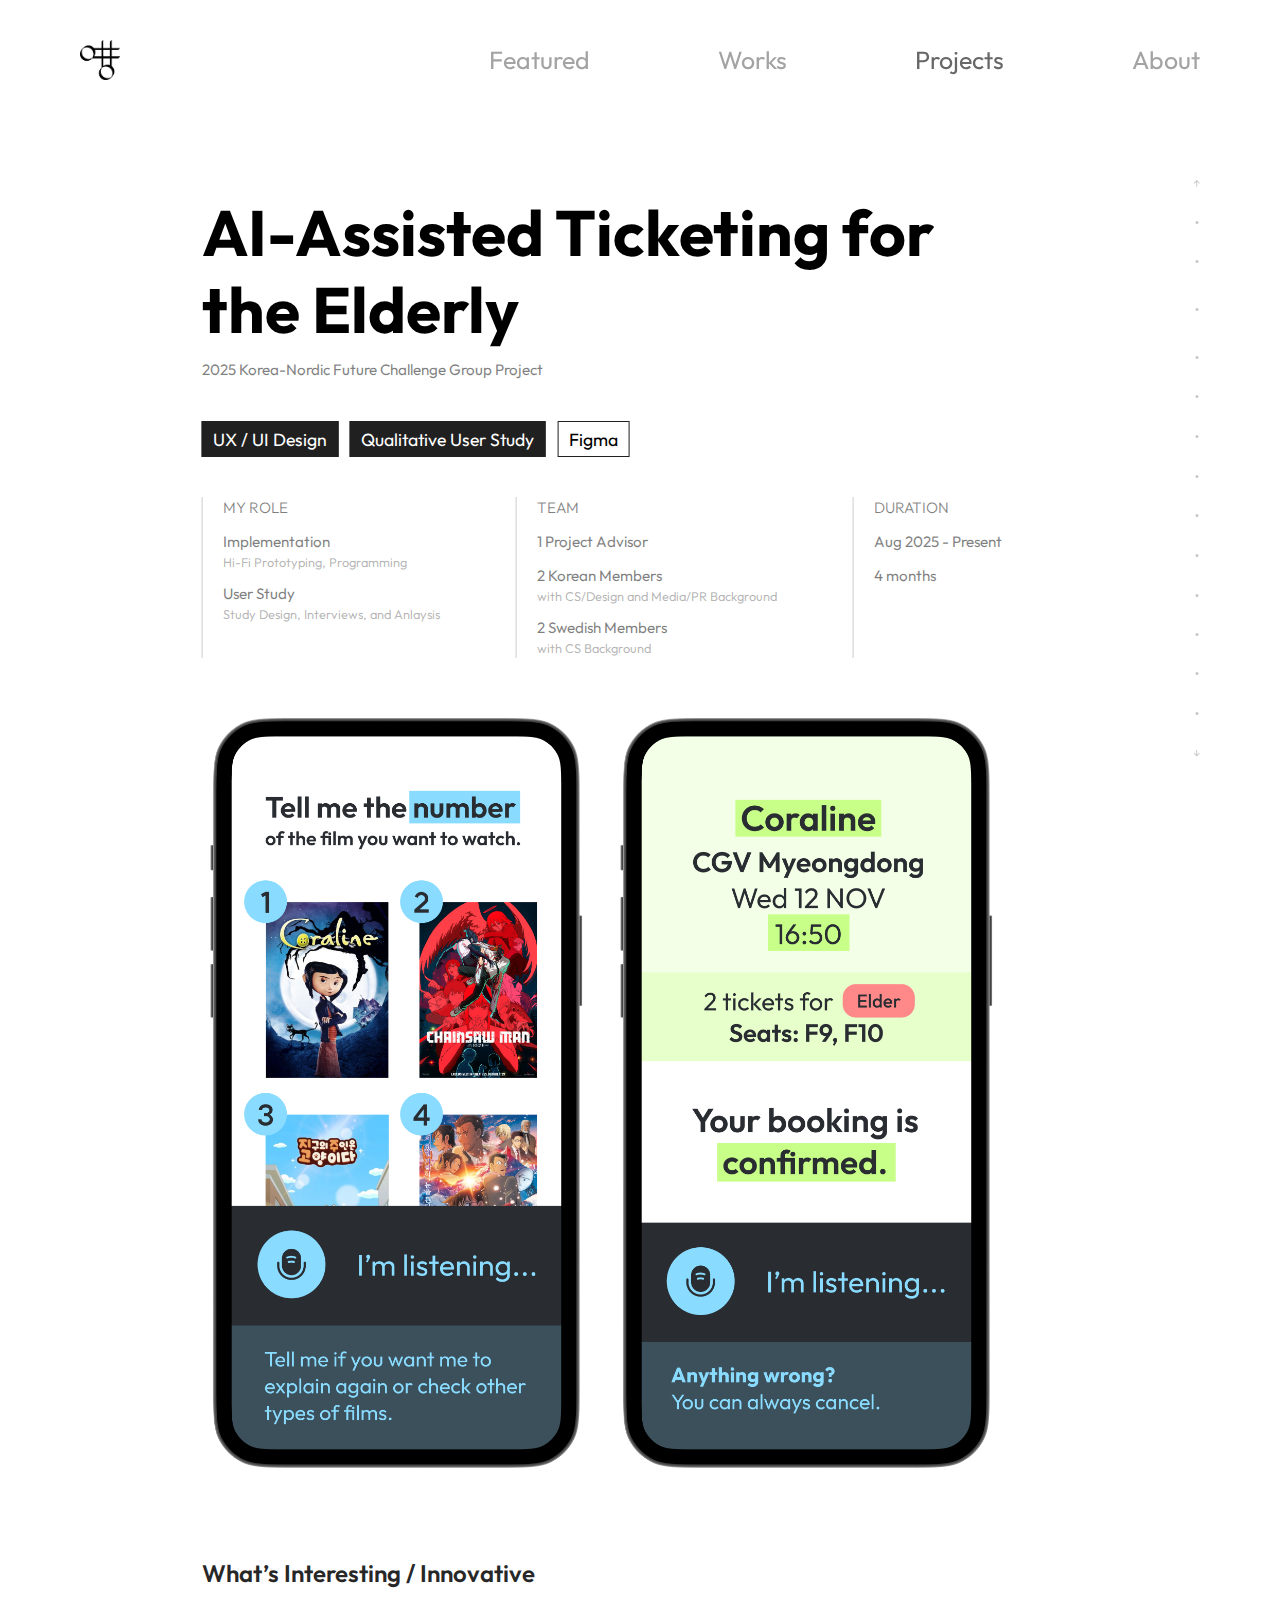
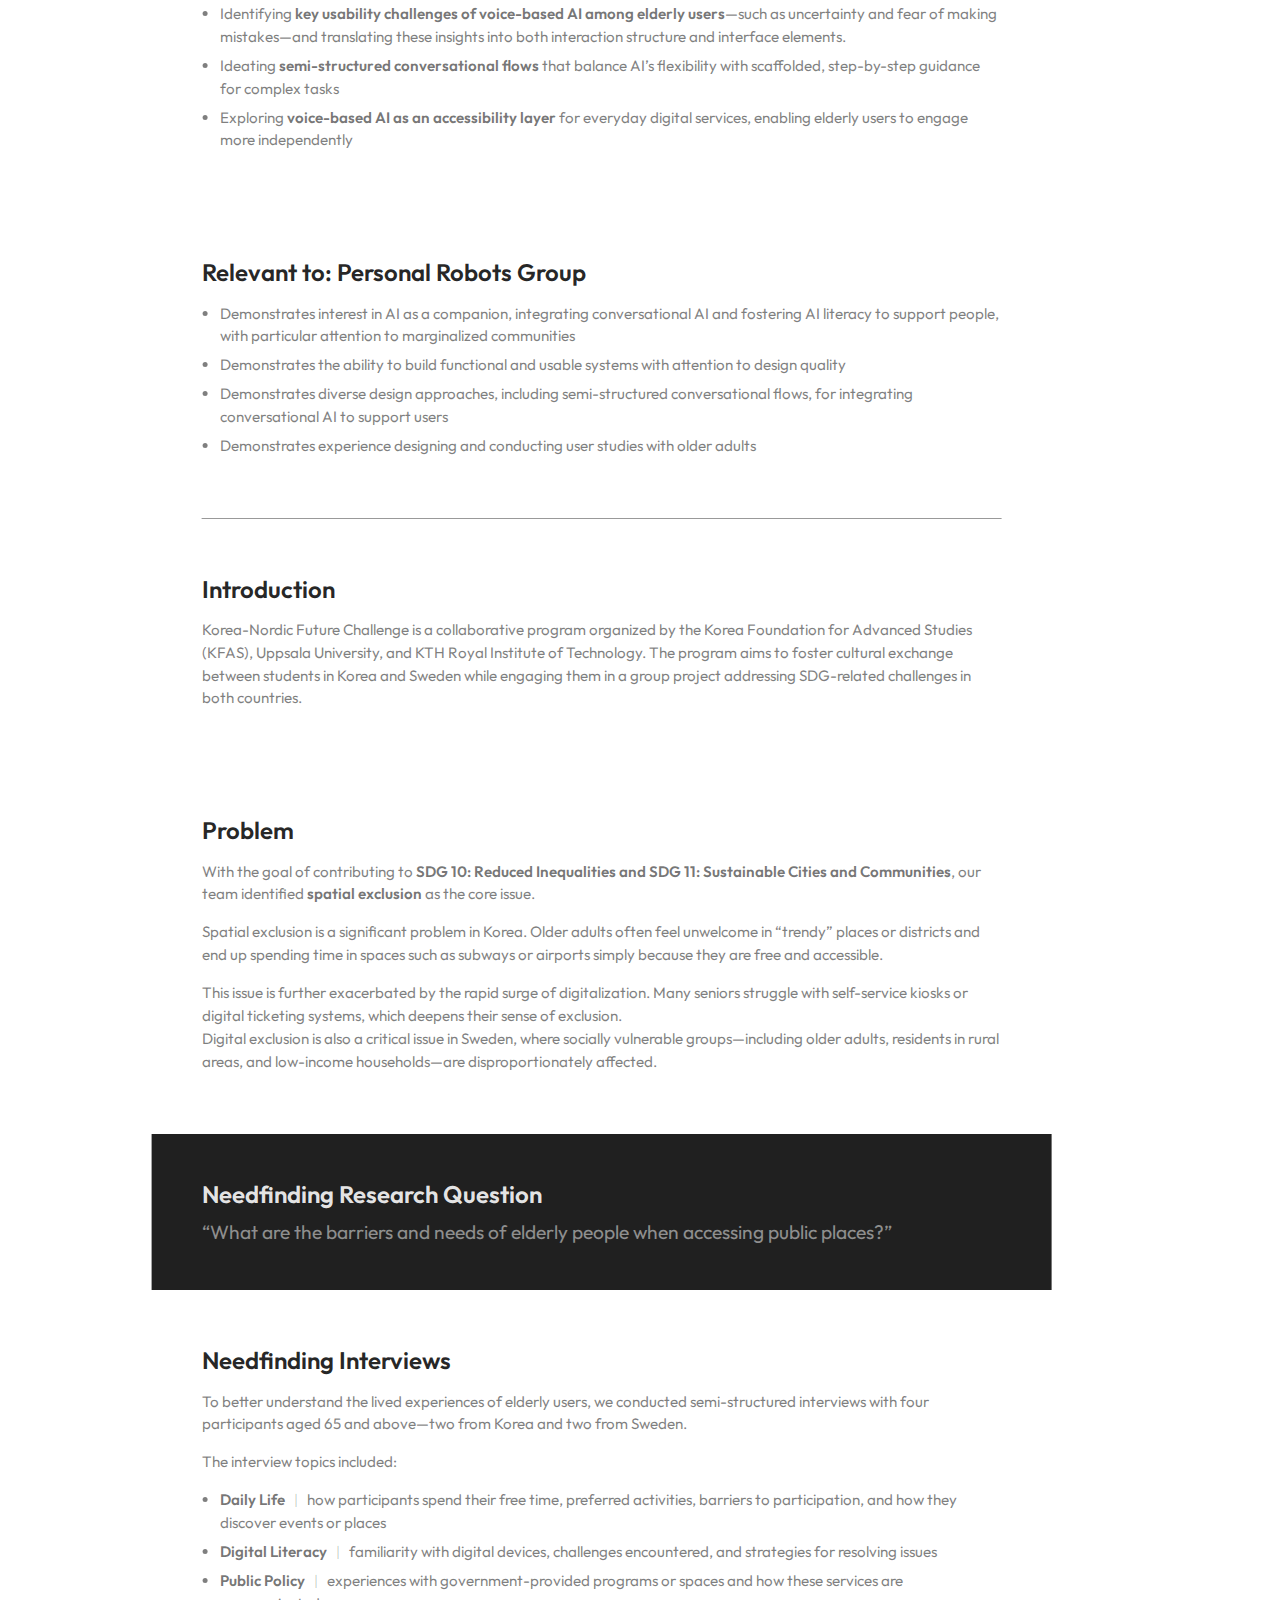
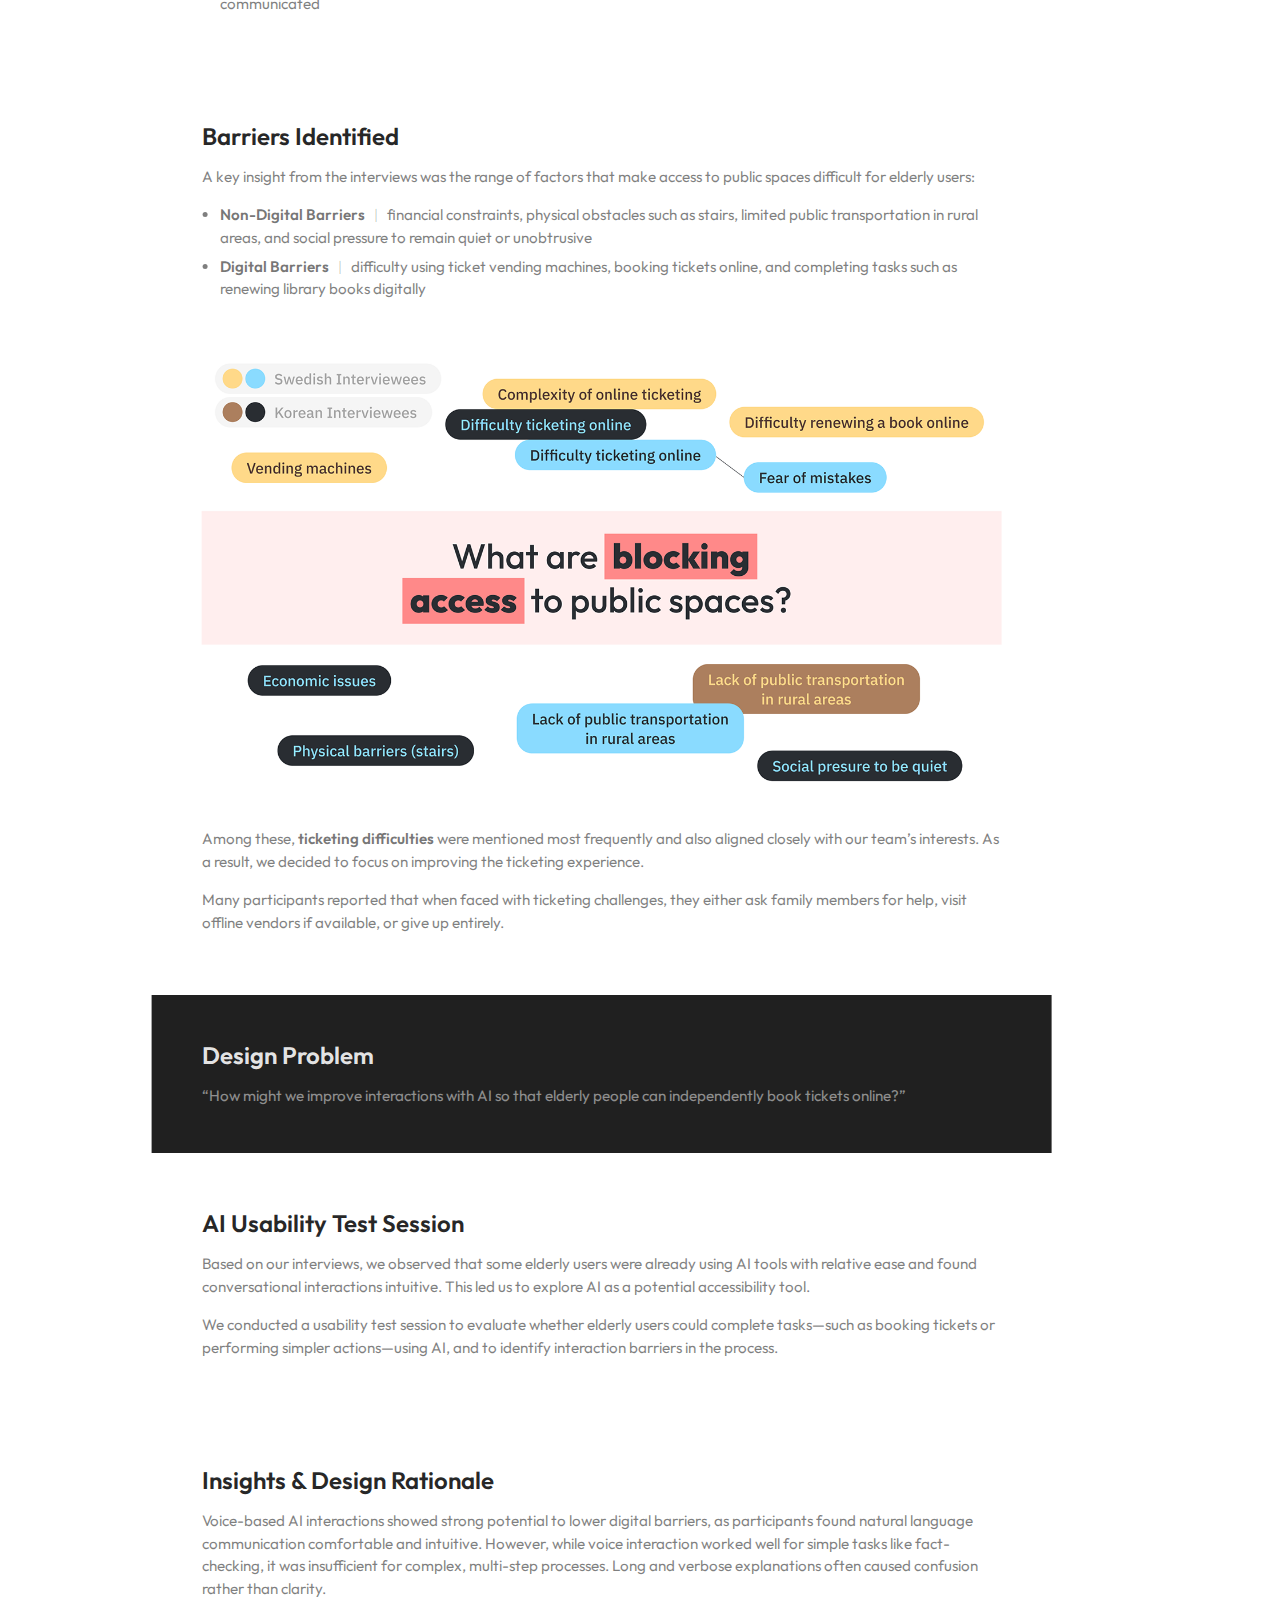
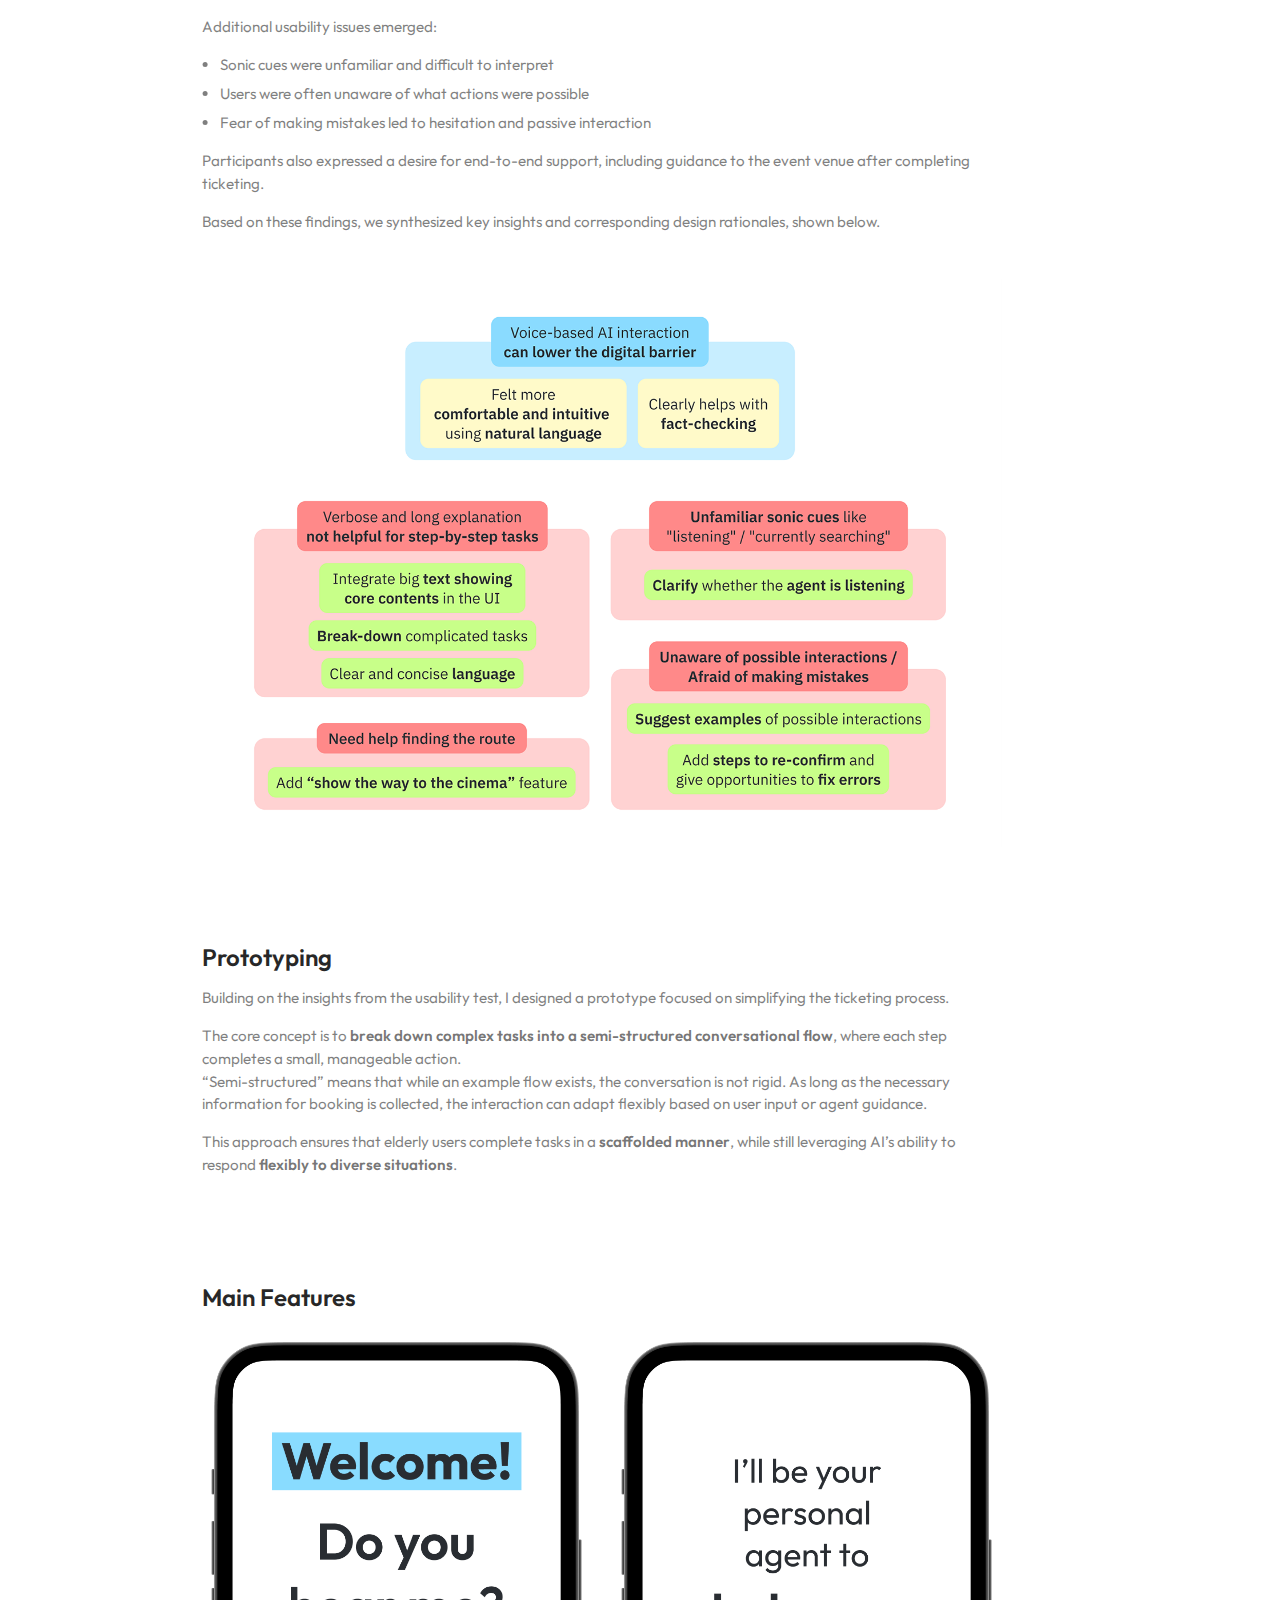
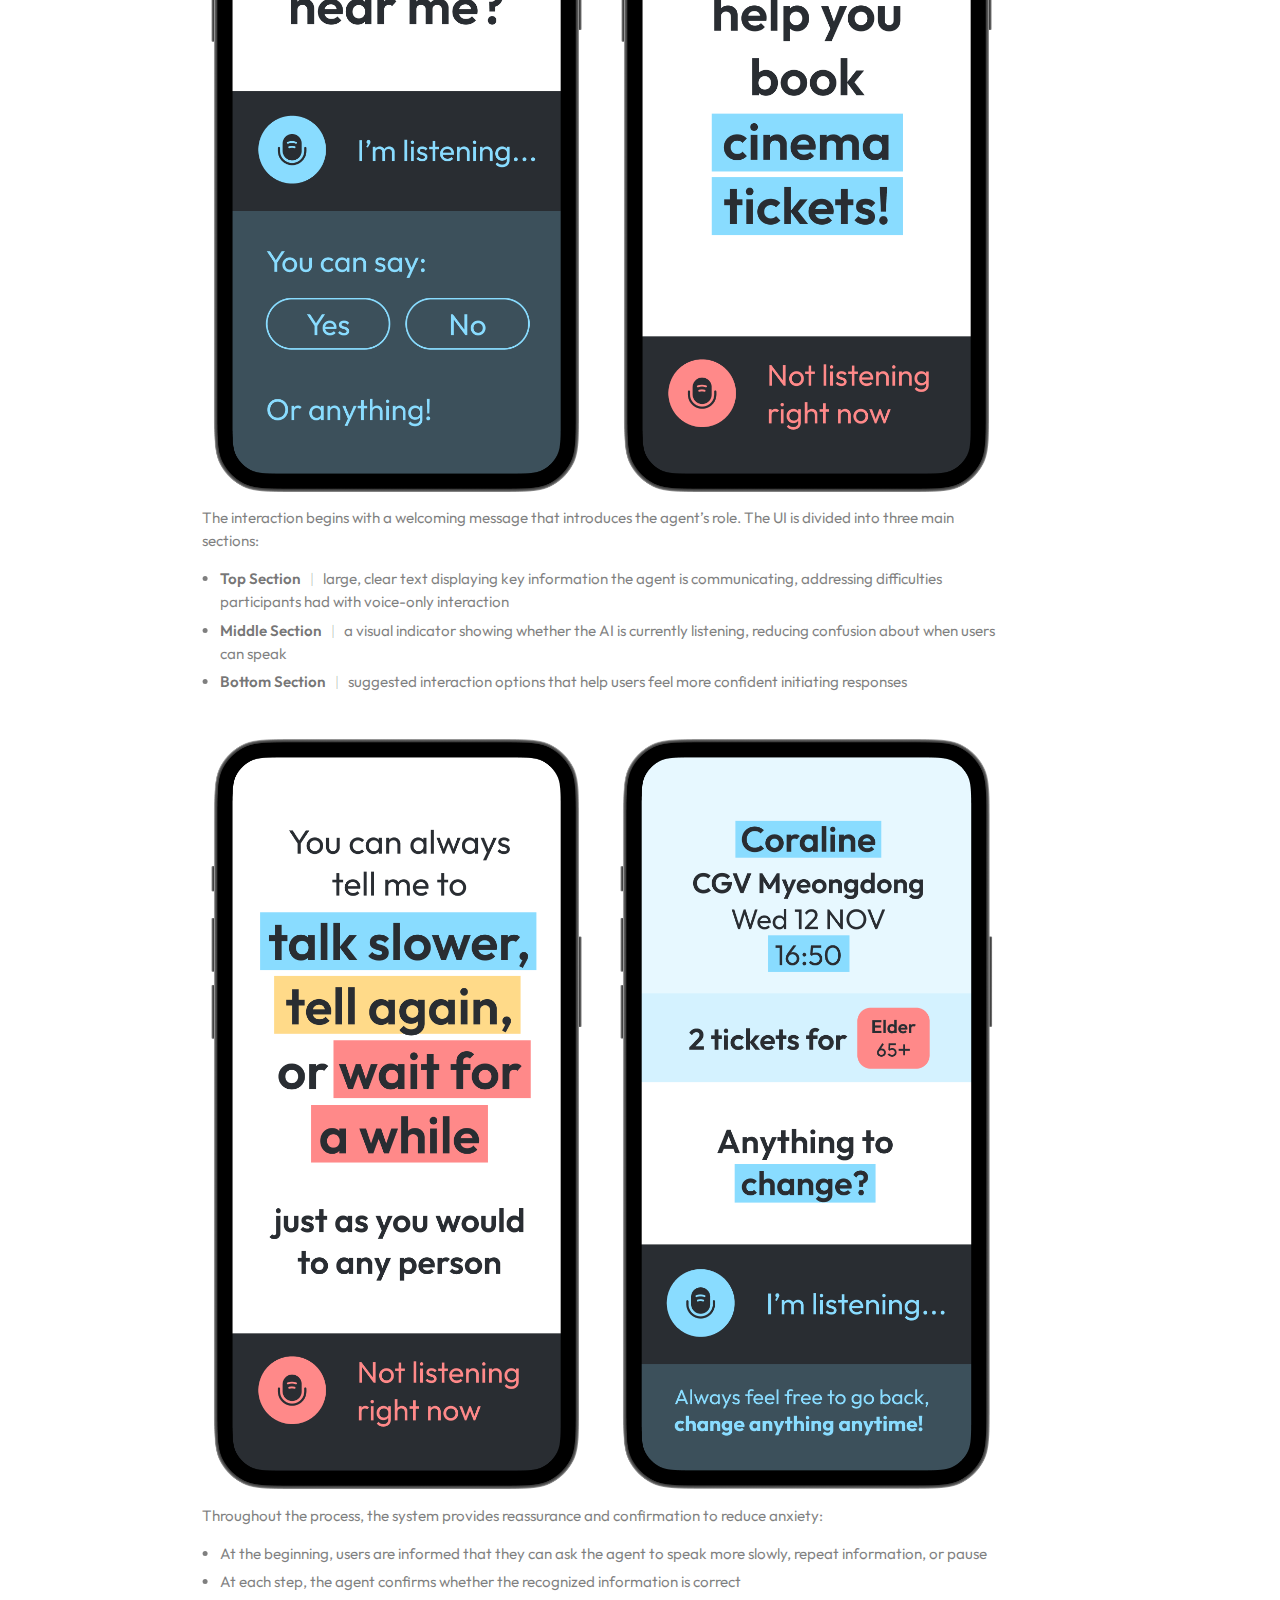
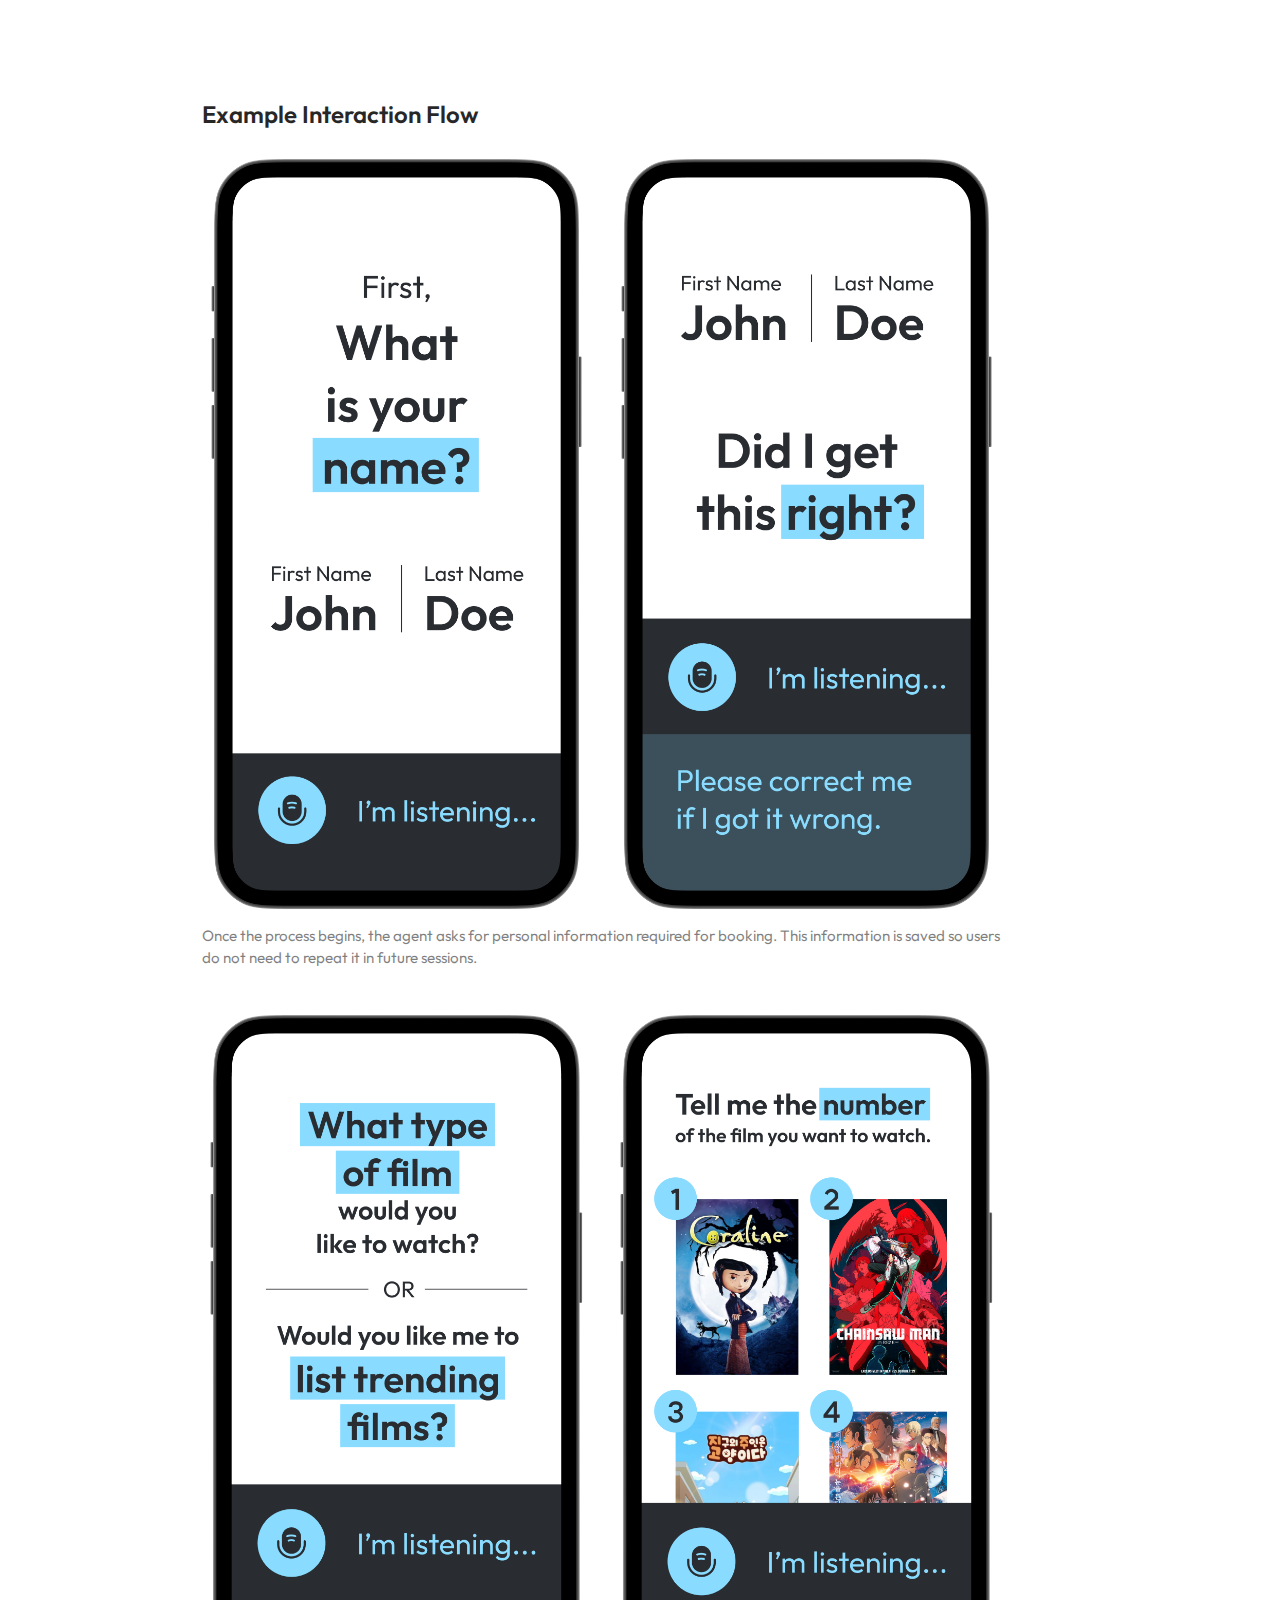
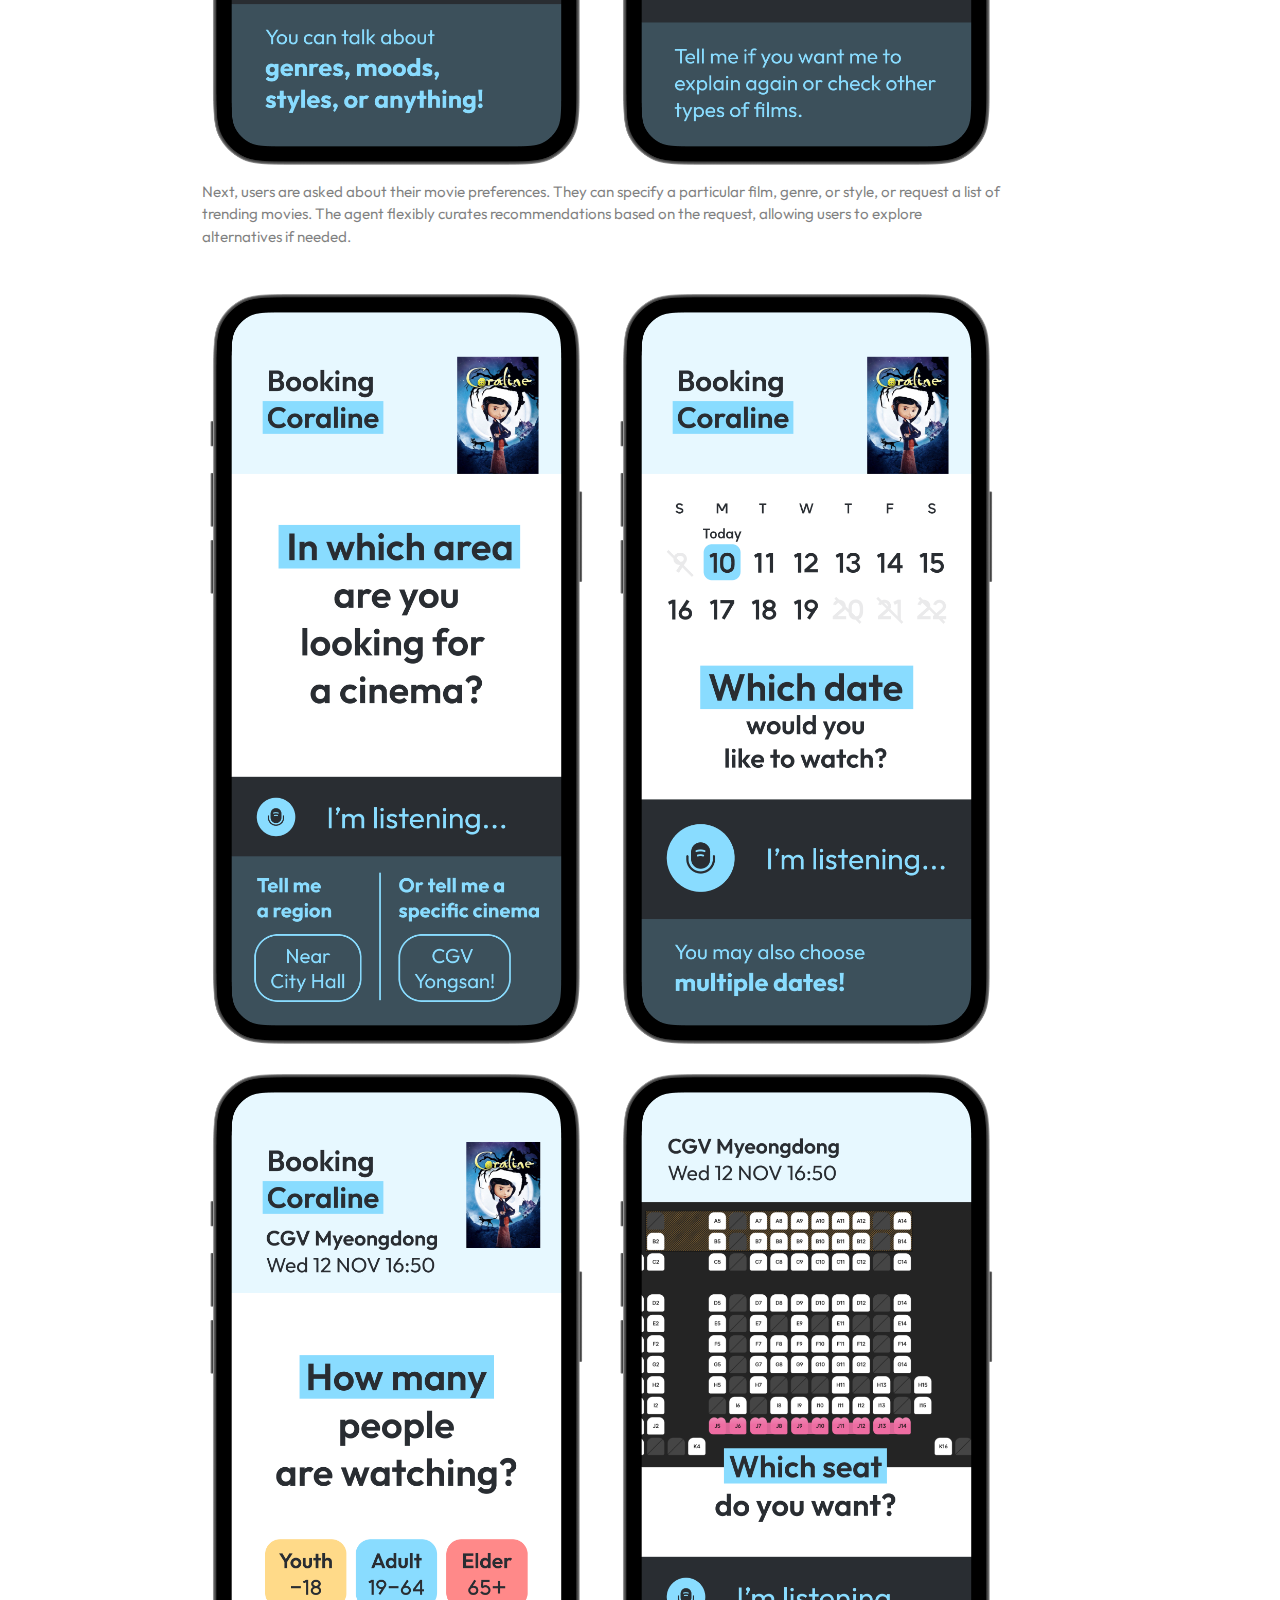
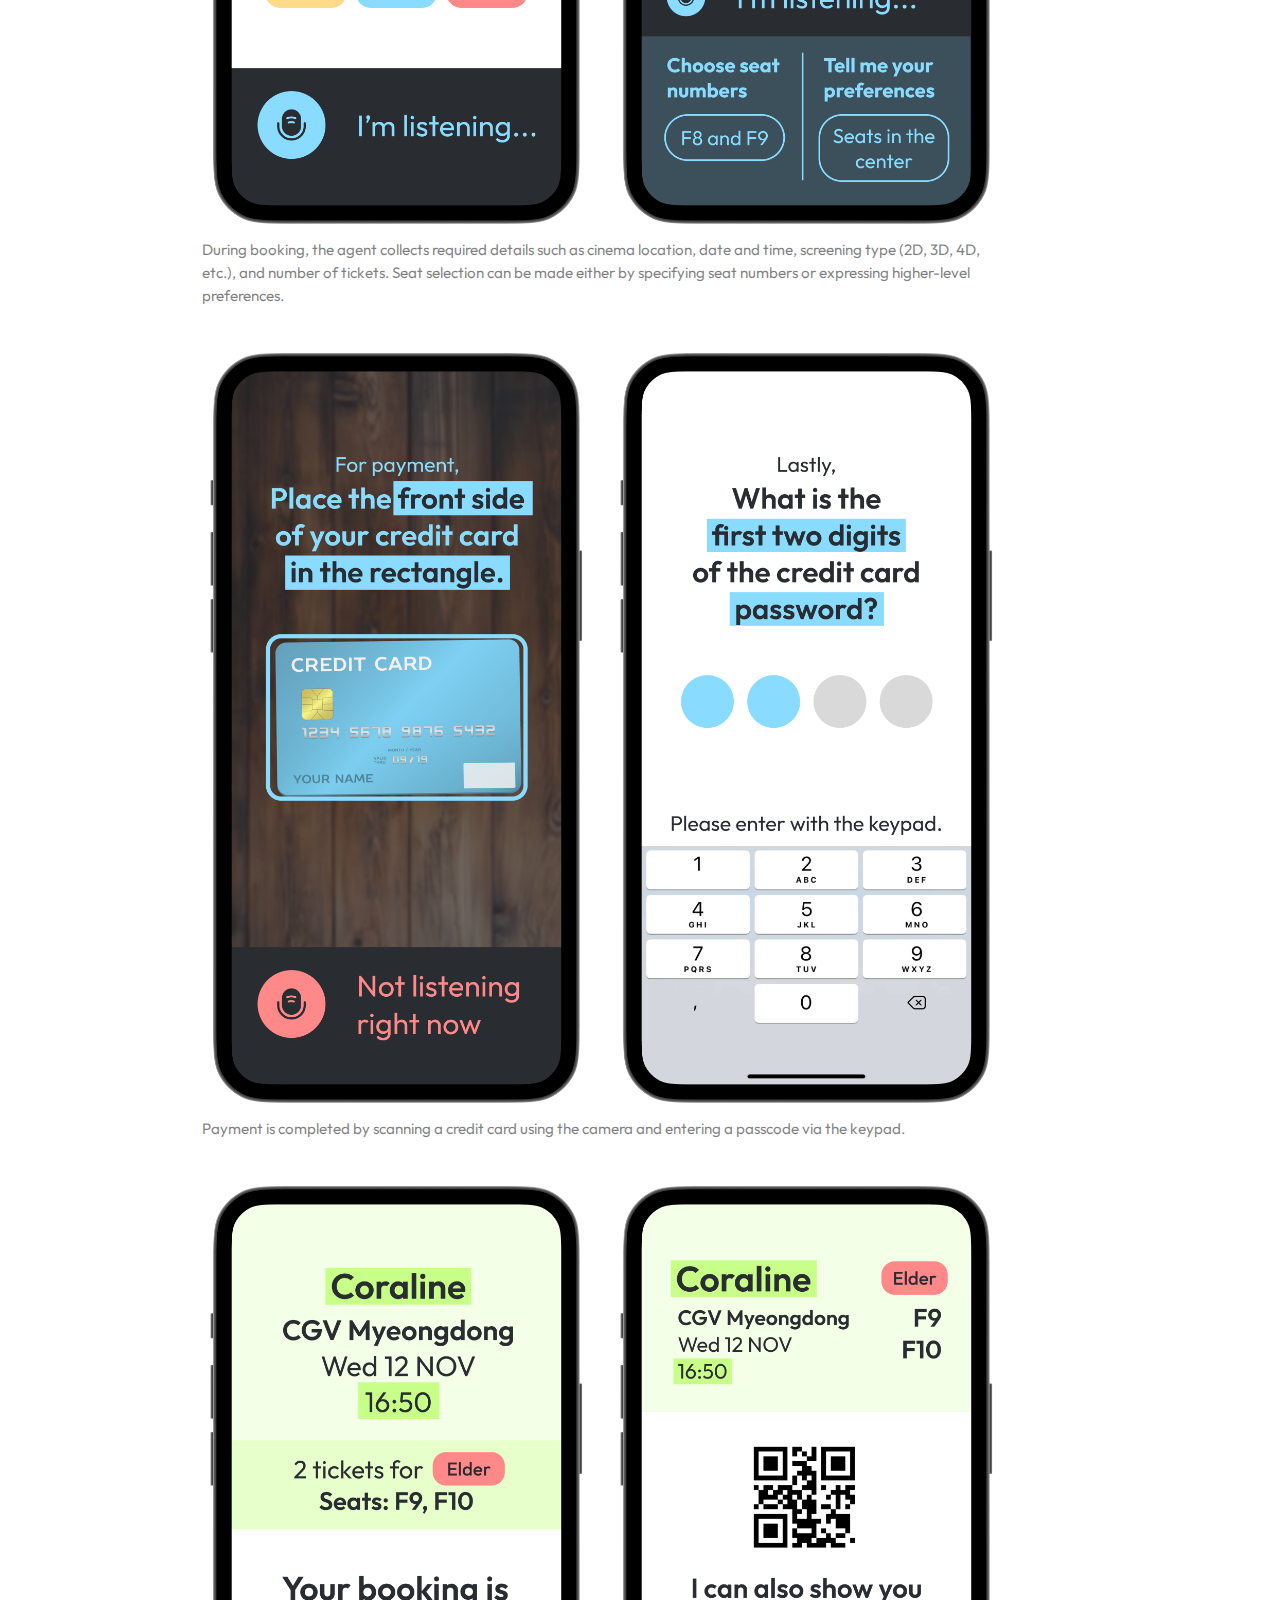
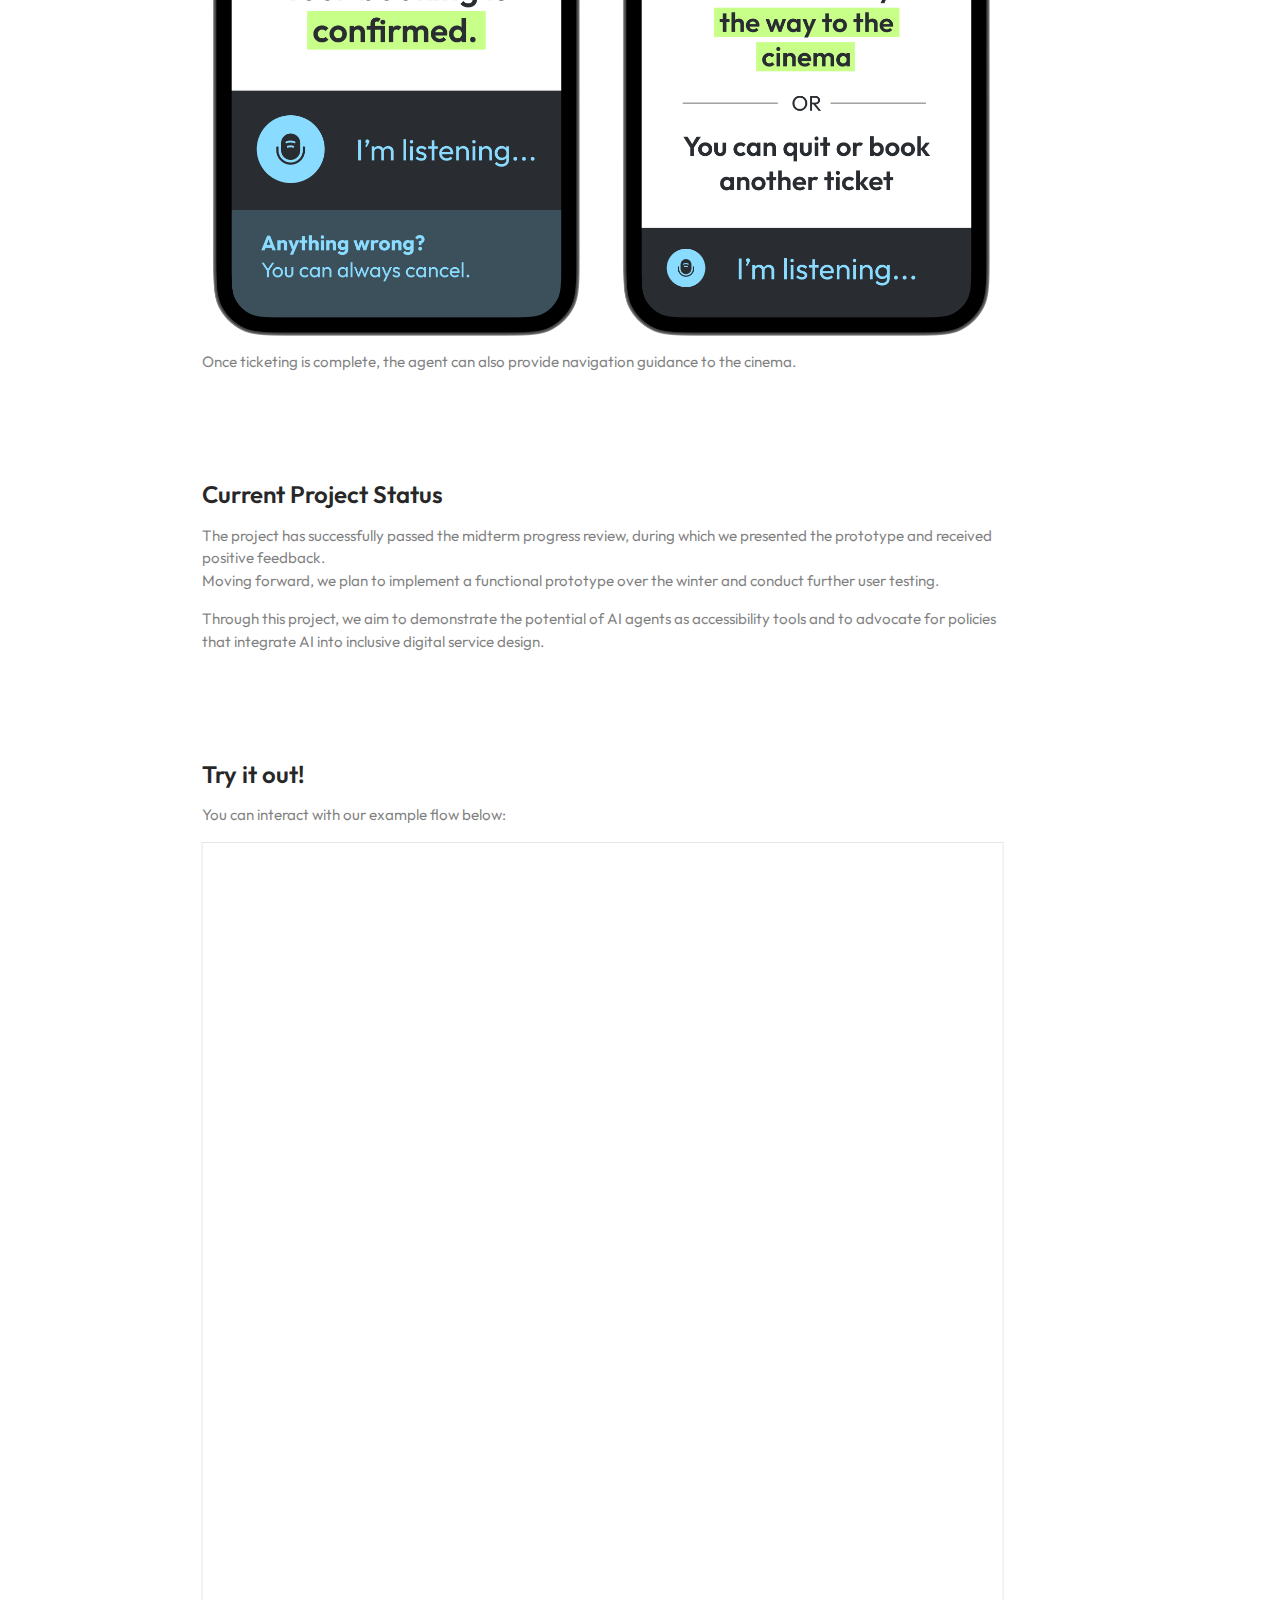
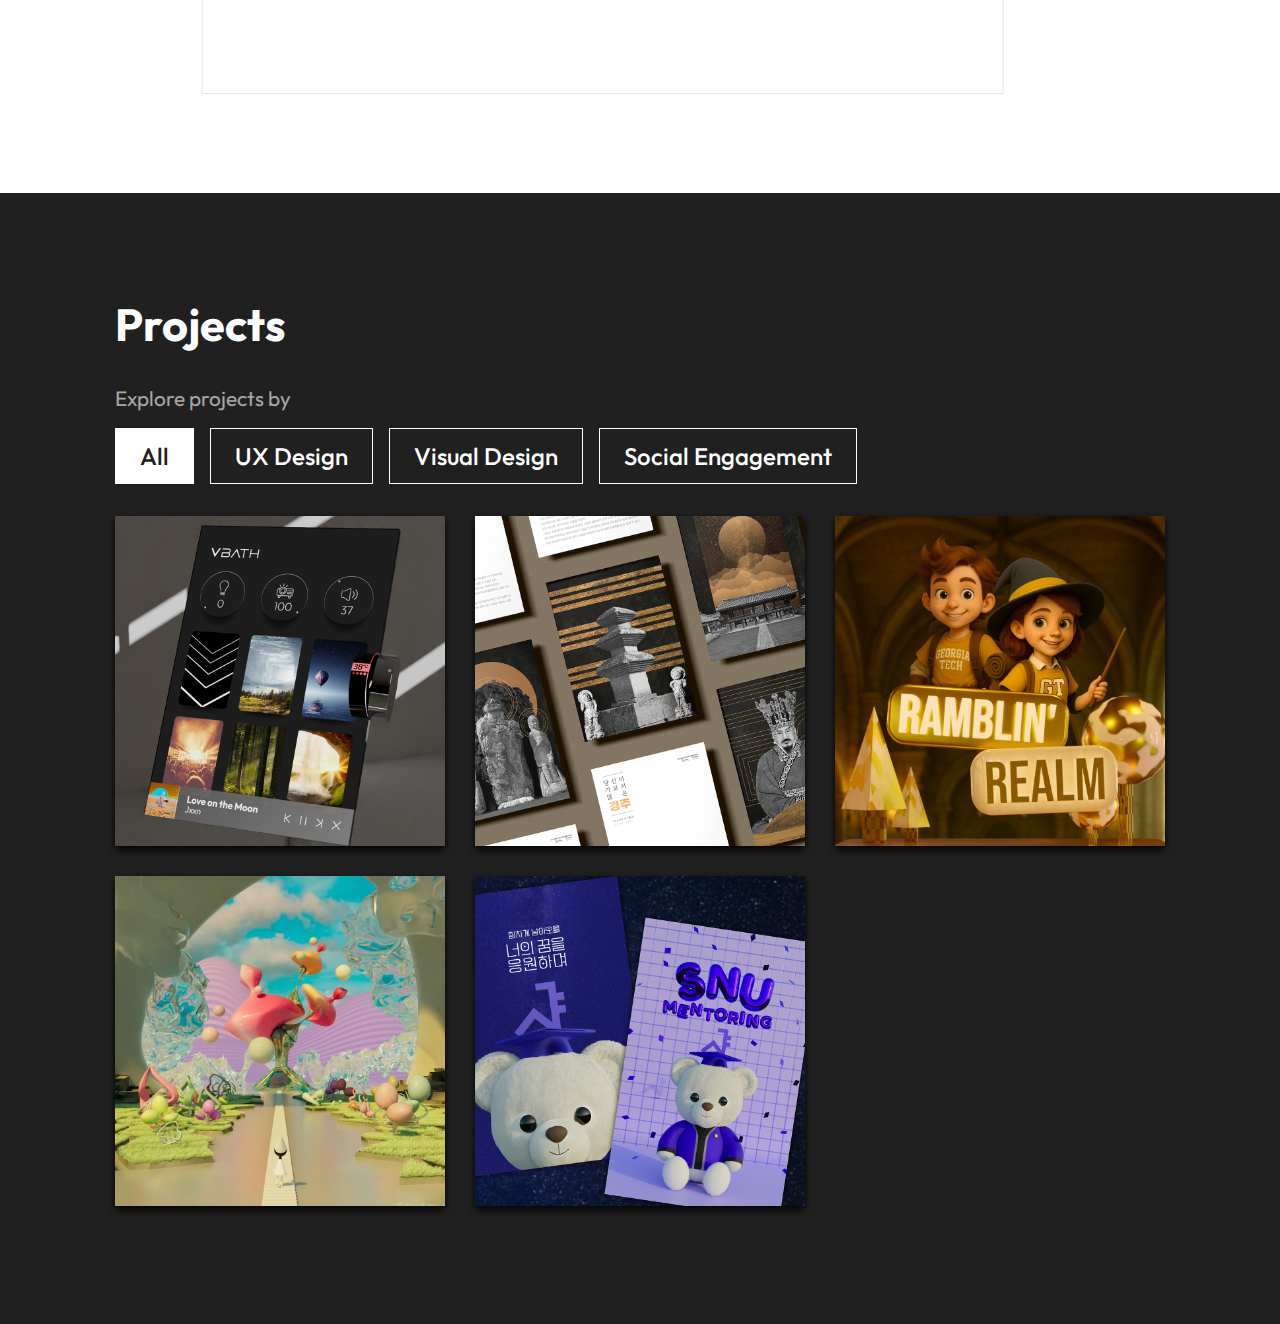
<file: ai-ticketing.html>
<!DOCTYPE html>
<html lang="en">

<head>
    <meta charset="UTF-8">
    <meta name="viewport" content="width=device-width, initial-scale=1.0">
    <title>AI-Assisted Ticketing for the Elderly - Seung Wook Hong Portfolio</title>
    <link rel="stylesheet" href="style.css">
    <link
        href="https://fonts.googleapis.com/css2?family=Outfit:wght@100;300;400;600;700&family=Inter:wght@300;400;500;600&display=swap"
        rel="stylesheet">
    <link rel="preload" href="subpage.js" as="script">
    <link rel="icon" type="image/png" sizes="32x32" href="common-assets/favicon.png">
    <link rel="apple-touch-icon" sizes="180x180" href="common-assets/apple-favicon.png">
</head>

<body>
    <div id="header-p"></div>
    <main>
        <div class="subpage">
            <div class="subpage-body">
                <div class="subpage-section">
                    <h1 class="subpage-element">AI-Assisted Ticketing for the Elderly</h1>
                    <p class="subtext">2025 Korea-Nordic Future Challenge Group Project</p>
                    <div class="tags">
                        <div class="tag filled">UX / UI Design</div>
                        <div class="tag filled">Qualitative User Study</div>
                        <div class="tag">Figma</div>
                    </div>
                    <div class="overview">
                        <div class="overview-entry">
                            <p class="overview-title">MY ROLE</p>
                            <p class="overview-content">Implementation</p>
                            <p class="overview-explanation">Hi-Fi Prototyping, Programming</p>
                            <p class="overview-content">User Study</p>
                            <p class="overview-explanation">Study Design, Interviews, and Anlaysis</p>
                        </div>
                        <div class="overview-entry">
                            <p class="overview-title">TEAM</p>
                            <p class="overview-content">1 Project Advisor</p>
                            <p class="overview-content">2 Korean Members</p>
                            <p class="overview-explanation">with CS/Design and Media/PR Background</p>
                            <p class="overview-content">2 Swedish Members</p>
                            <p class="overview-explanation">with CS Background</p>
                        </div>
                        <div class="overview-entry">
                            <p class="overview-title">DURATION</p>
                            <p class="overview-content">Aug 2025 - Present</p>
                            <p class="overview-content">4 months</p>
                        </div>
                    </div>
                    <div class="imagebox">
                        <img class="limited-height" src="subpage-assets/ai-ticketing/film-select.png" alt="">
                        <img class="limited-height" src="subpage-assets/ai-ticketing/complete.png" alt="">
                    </div>
                </div>
                <div class="subpage-section">
                    <h2 class="section-ignore">What’s Interesting / Innovative</h2>
                    <ul>
                        <li>Identifying <strong>key usability challenges of voice-based AI among elderly
                                users</strong>—such as
                            uncertainty and fear of making mistakes—and translating these insights into both interaction
                            structure and interface elements.</li>
                        <li>Ideating <strong>semi-structured conversational flows</strong> that balance AI’s flexibility
                            with scaffolded,
                            step-by-step guidance for complex tasks</li>
                        <li>Exploring <strong>voice-based AI as an accessibility layer</strong> for everyday digital
                            services, enabling
                            elderly users to engage more independently</li>
                    </ul>
                </div>
                <div class="subpage-section">
                    <h2 class="section-ignore">Relevant to: Personal Robots Group</h2>
                    <ul>
                        <li>Demonstrates interest in AI as a companion, integrating conversational AI and fostering AI
                            literacy to support people, with particular attention to marginalized communities
                        </li>
                        <li>Demonstrates the ability to build functional and usable systems with attention to design
                            quality</li>
                        <li>Demonstrates diverse design approaches, including semi-structured conversational flows, for
                            integrating conversational AI to support users</li>
                        <li>Demonstrates experience designing and conducting user studies with older adults</li>
                    </ul>
                </div>
                <hr class="section-divider">
                <div class="subpage-section">
                    <h2>Introduction</h2>
                    <p>Korea-Nordic Future Challenge is a collaborative program organized by the Korea Foundation for
                        Advanced Studies (KFAS), Uppsala University, and KTH Royal Institute of Technology. The program
                        aims to foster cultural exchange between students in Korea and Sweden while engaging them in a
                        group project addressing SDG-related challenges in both countries.</p>
                </div>
                <div class="subpage-section">
                    <h2>Problem</h2>
                    <p>With the goal of contributing to <strong>SDG 10: Reduced Inequalities and SDG 11: Sustainable
                            Cities and
                            Communities</strong>, our team identified <strong>spatial exclusion</strong> as the core
                        issue.</p>
                    <p>Spatial exclusion is a significant problem in Korea. Older adults often feel unwelcome in
                        “trendy” places or districts and end up spending time in spaces such as subways or airports
                        simply because they are free and accessible.</p>
                    <p>This issue is further exacerbated by the rapid surge of digitalization. Many seniors struggle
                        with self-service kiosks or digital ticketing systems, which deepens their sense of
                        exclusion.<br>
                        Digital exclusion is also a critical issue in Sweden, where socially vulnerable groups—including
                        older adults, residents in rural areas, and low-income households—are disproportionately
                        affected.</p>
                </div>
                <div class="subpage-section background-black">
                    <h2 class="section-emph">Needfinding Research Question</h2>
                    <p class="strong">“What are the barriers and needs of elderly people when accessing public places?”
                    </p>
                </div>
                <div class="subpage-section">
                    <h2>Needfinding Interviews</h2>
                    <p>To better understand the lived experiences of elderly users, we conducted semi-structured
                        interviews with four participants aged 65 and above—two from Korea and two from Sweden.</p>
                    <p>The interview topics included:</p>
                    <ul>
                        <li>
                            <strong>Daily Life</strong>&nbsp;&nbsp;&nbsp;<span
                                class="weak">|</span>&nbsp;&nbsp;&nbsp;how participants spend their free time,
                            preferred activities, barriers to participation, and how they discover events or places
                        </li>
                        <li><strong>Digital Literacy</strong>&nbsp;&nbsp;&nbsp;<span
                                class="weak">|</span>&nbsp;&nbsp;&nbsp;familiarity with digital devices, challenges
                            encountered, and strategies for resolving issues</li>
                        <li><strong>Public Policy</strong>&nbsp;&nbsp;&nbsp;<span
                                class="weak">|</span>&nbsp;&nbsp;&nbsp;experiences with government-provided programs or
                            spaces and how these services are communicated</li>
                    </ul>
                </div>
                <div class="subpage-section">
                    <h2>Barriers Identified</h2>
                    <p>A key insight from the interviews was the range of factors that make access to public spaces
                        difficult for elderly users:</p>
                    <ul>
                        <li>
                            <strong>Non-Digital Barriers</strong>&nbsp;&nbsp;&nbsp;<span
                                class="weak">|</span>&nbsp;&nbsp;&nbsp;financial constraints, physical obstacles such as
                            stairs, limited public transportation in rural areas, and social pressure to remain quiet or
                            unobtrusive
                        </li>
                        <li><strong>Digital Barriers</strong>&nbsp;&nbsp;&nbsp;<span
                                class="weak">|</span>&nbsp;&nbsp;&nbsp;difficulty using ticket vending machines, booking
                            tickets online, and completing tasks such as renewing library books digitally</li>
                    </ul>
                    <img src="subpage-assets/ai-ticketing/barriers.png" alt="">
                    <p>Among these, <strong>ticketing difficulties</strong> were mentioned most frequently and also
                        aligned closely with
                        our team’s interests. As a result, we decided to focus on improving the ticketing experience.
                    </p>
                    <p>Many participants reported that when faced with ticketing challenges, they either ask family
                        members for help, visit offline vendors if available, or give up entirely.</p>
                </div>
                <div class="subpage-section background-black">
                    <h2 class="section-emph">Design Problem</h2>
                    <p>“How might we improve interactions with AI so that elderly people can independently book tickets
                        online?”</p>
                </div>
                <div class="subpage-section">
                    <h2>AI Usability Test Session</h2>
                    <p>Based on our interviews, we observed that some elderly users were already using AI tools with
                        relative ease and found conversational interactions intuitive.
                        This led us to explore AI as a potential accessibility tool.</p>
                    <p>We conducted a usability test session to evaluate whether elderly users could complete tasks—such
                        as booking tickets or performing simpler actions—using AI, and to identify interaction barriers
                        in the process.</p>
                </div>
                <div class="subpage-section">
                    <h2>Insights & Design Rationale</h2>
                    <p>Voice-based AI interactions showed strong potential to lower digital barriers, as participants
                        found natural language communication comfortable and intuitive. However, while voice interaction
                        worked well for simple tasks like fact-checking, it was insufficient for complex, multi-step
                        processes. Long and verbose explanations often caused confusion rather than clarity.</p>
                    <p>Additional usability issues emerged:</p>
                    <ul>
                        <li>Sonic cues were unfamiliar and difficult to interpret</li>
                        <li>Users were often unaware of what actions were possible</li>
                        <li>Fear of making mistakes led to hesitation and passive interaction</li>
                    </ul>
                    <p>Participants also expressed a desire for end-to-end support, including guidance to the event
                        venue after completing ticketing.</p>
                    <p>Based on these findings, we synthesized key insights and corresponding design rationales, shown
                        below.</p>
                    <img src="subpage-assets/ai-ticketing/usability-issues.png" alt="">
                </div>
                <div class="subpage-section">
                    <h2 class="section-emph">Prototyping</h2>
                    <p>Building on the insights from the usability test, I designed a prototype focused on simplifying
                        the ticketing process.</p>
                    <p>The core concept is to <strong>break down complex tasks into a semi-structured conversational
                            flow</strong>, where each step completes a small, manageable action.<br>
                        “Semi-structured” means that while an example flow exists, the conversation is not rigid. As
                        long as the necessary information for booking is collected, the interaction can adapt flexibly
                        based on user input or agent guidance.</p>
                    <p>This approach ensures that elderly users complete tasks in a <strong>scaffolded manner</strong>,
                        while still leveraging AI’s ability to respond <strong>flexibly to diverse situations</strong>.
                    </p>
                </div>
                <div class="subpage-section">
                    <h2>Main Features</h2>
                    <div class="imagebox">
                        <img class="limited-height" src="subpage-assets/ai-ticketing/welcome.png" alt="">
                        <img class="limited-height" src="subpage-assets/ai-ticketing/welcome-role.png" alt="">
                    </div>
                    <p>The interaction begins with a welcoming message that introduces the agent’s role. The UI is
                        divided into three main sections:</p>
                    <ul>
                        <li>
                            <strong>Top Section</strong>&nbsp;&nbsp;&nbsp;<span
                                class="weak">|</span>&nbsp;&nbsp;&nbsp;large, clear text displaying key information the
                            agent is communicating, addressing difficulties participants had with voice-only interaction
                        </li>
                        <li>
                            <strong>Middle Section</strong>&nbsp;&nbsp;&nbsp;<span
                                class="weak">|</span>&nbsp;&nbsp;&nbsp;a visual indicator showing whether the AI is
                            currently listening, reducing confusion about when users can speak
                        </li>
                        <li>
                            <strong>Bottom Section</strong>&nbsp;&nbsp;&nbsp;<span
                                class="weak">|</span>&nbsp;&nbsp;&nbsp;suggested interaction options that help users
                            feel more confident initiating responses
                        </li>
                    </ul>
                    <div class="imagebox">
                        <img class="limited-height" src="subpage-assets/ai-ticketing/welcome-forgiving.png" alt="">
                        <img class="limited-height" src="subpage-assets/ai-ticketing/booking-confirm.png" alt="">
                    </div>
                    <p>Throughout the process, the system provides reassurance and confirmation to reduce anxiety:</p>
                    <ul>
                        <li>At the beginning, users are informed that they can ask the agent to speak more slowly,
                            repeat information, or pause</li>
                        <li>At each step, the agent confirms whether the recognized information is correct</li>
                    </ul>

                </div>
                <div class="subpage-section">
                    <h2>Example Interaction Flow</h2>
                    <div class="imagebox">
                        <img class="limited-height" src="subpage-assets/ai-ticketing/name.png" alt="">
                        <img class="limited-height" src="subpage-assets/ai-ticketing/name-confirm.png" alt="">
                    </div>
                    <p>Once the process begins, the agent asks for personal information required for booking. This
                        information is saved so users do not need to repeat it in future sessions.</p>
                    <div class="imagebox">
                        <img class="limited-height" src="subpage-assets/ai-ticketing/film-initial.png" alt="">
                        <img class="limited-height" src="subpage-assets/ai-ticketing/film-select.png" alt="">
                    </div>
                    <p>Next, users are asked about their movie preferences. They can specify a particular film, genre,
                        or style, or request a list of trending movies. The agent flexibly curates recommendations based
                        on the request, allowing users to explore alternatives if needed.</p>
                    <div class="imagebox">
                        <img class="limited-height" src="subpage-assets/ai-ticketing/booking-area.png" alt="">
                        <img class="limited-height" src="subpage-assets/ai-ticketing/booking-date.png" alt="">
                    </div>
                    <div class="imagebox">
                        <img class="limited-height" src="subpage-assets/ai-ticketing/booking-ppl.png" alt="">
                        <img class="limited-height" src="subpage-assets/ai-ticketing/booking-seat.png" alt="">
                    </div>
                    <p>During booking, the agent collects required details such as cinema location, date and time,
                        screening type (2D, 3D, 4D, etc.), and number of tickets. Seat selection can be made either by
                        specifying seat numbers or expressing higher-level preferences.</p>
                    <div class="imagebox">
                        <img class="limited-height" src="subpage-assets/ai-ticketing/pay-card.png" alt="">
                        <img class="limited-height" src="subpage-assets/ai-ticketing/pay-pwd.png" alt="">
                    </div>
                    <p>Payment is completed by scanning a credit card using the camera and entering a passcode via the
                        keypad.</p>
                    <div class="imagebox">
                        <img class="limited-height" src="subpage-assets/ai-ticketing/complete.png" alt="">
                        <img class="limited-height" src="subpage-assets/ai-ticketing/complete-route.png" alt="">
                    </div>
                    <p>Once ticketing is complete, the agent can also provide navigation guidance to the cinema.</p>
                </div>
                <div class="subpage-section">
                    <h2>Current Project Status</h2>
                    <p>The project has successfully passed the midterm progress review, during which we presented the
                        prototype and received positive feedback.<br>
                        Moving forward, we plan to implement a functional prototype over the winter and conduct further
                        user testing.</p>
                    <p>Through this project, we aim to demonstrate the potential of AI agents as accessibility tools and
                        to advocate for policies that integrate AI into inclusive digital service design.</p>
                </div>
                <div class="subpage-section">
                    <h2 class="section-emph">Try it out!</h2>
                    <p>You can interact with our example flow below:
                    </p>
                    <iframe style="border: 1px solid rgba(0, 0, 0, 0.1);" width="400" height="850"
                        src="https://embed.figma.com/proto/hTd75spi4EriYt9aYsN3yP/Elderly-AI-Ticketing-Prototype?node-id=1-4&p=f&scaling=scale-down&content-scaling=responsive&page-id=0%3A1&starting-point-node-id=1%3A4&embed-host=share"
                        allowfullscreen></iframe>
                </div>
            </div>
    </main>
    <div id="footer-p"></div>
    <script src="subpage.js"></script>
    <script src="script.js"></script>
</body>

</html>
</file>
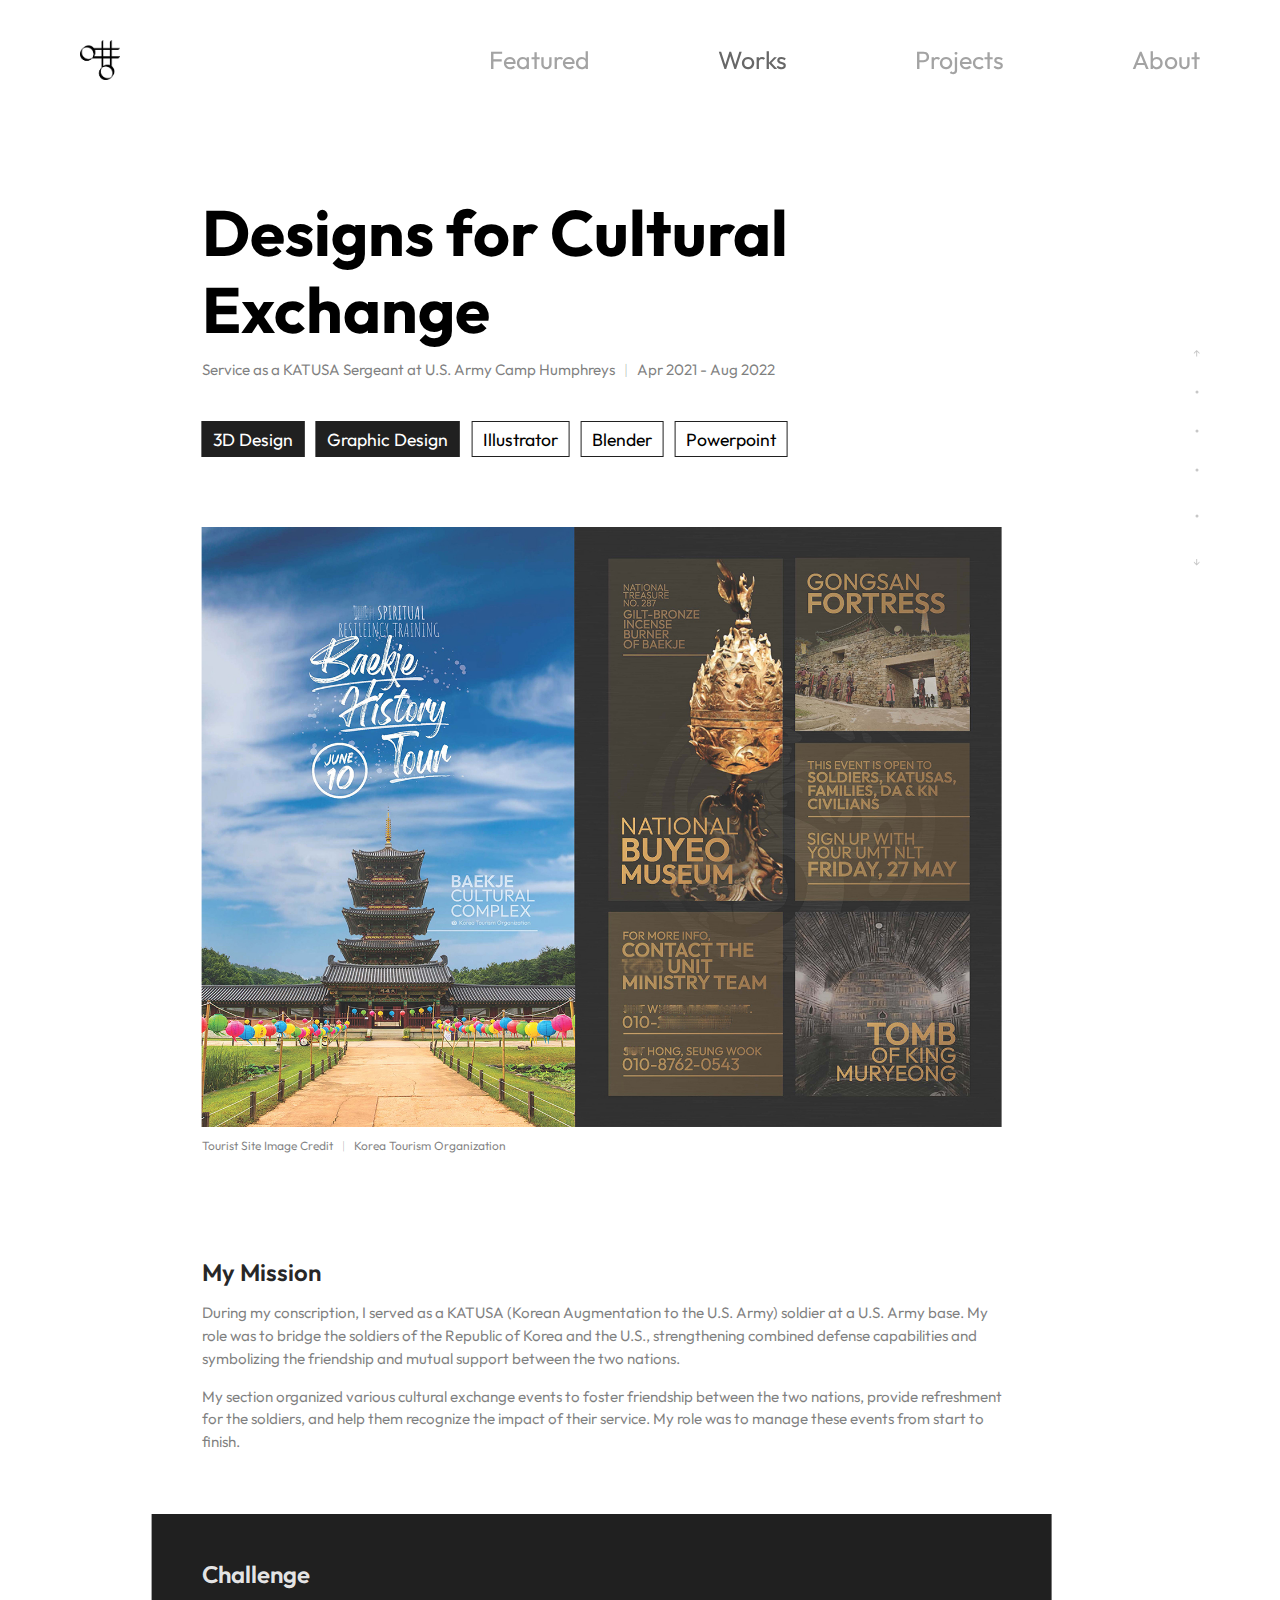
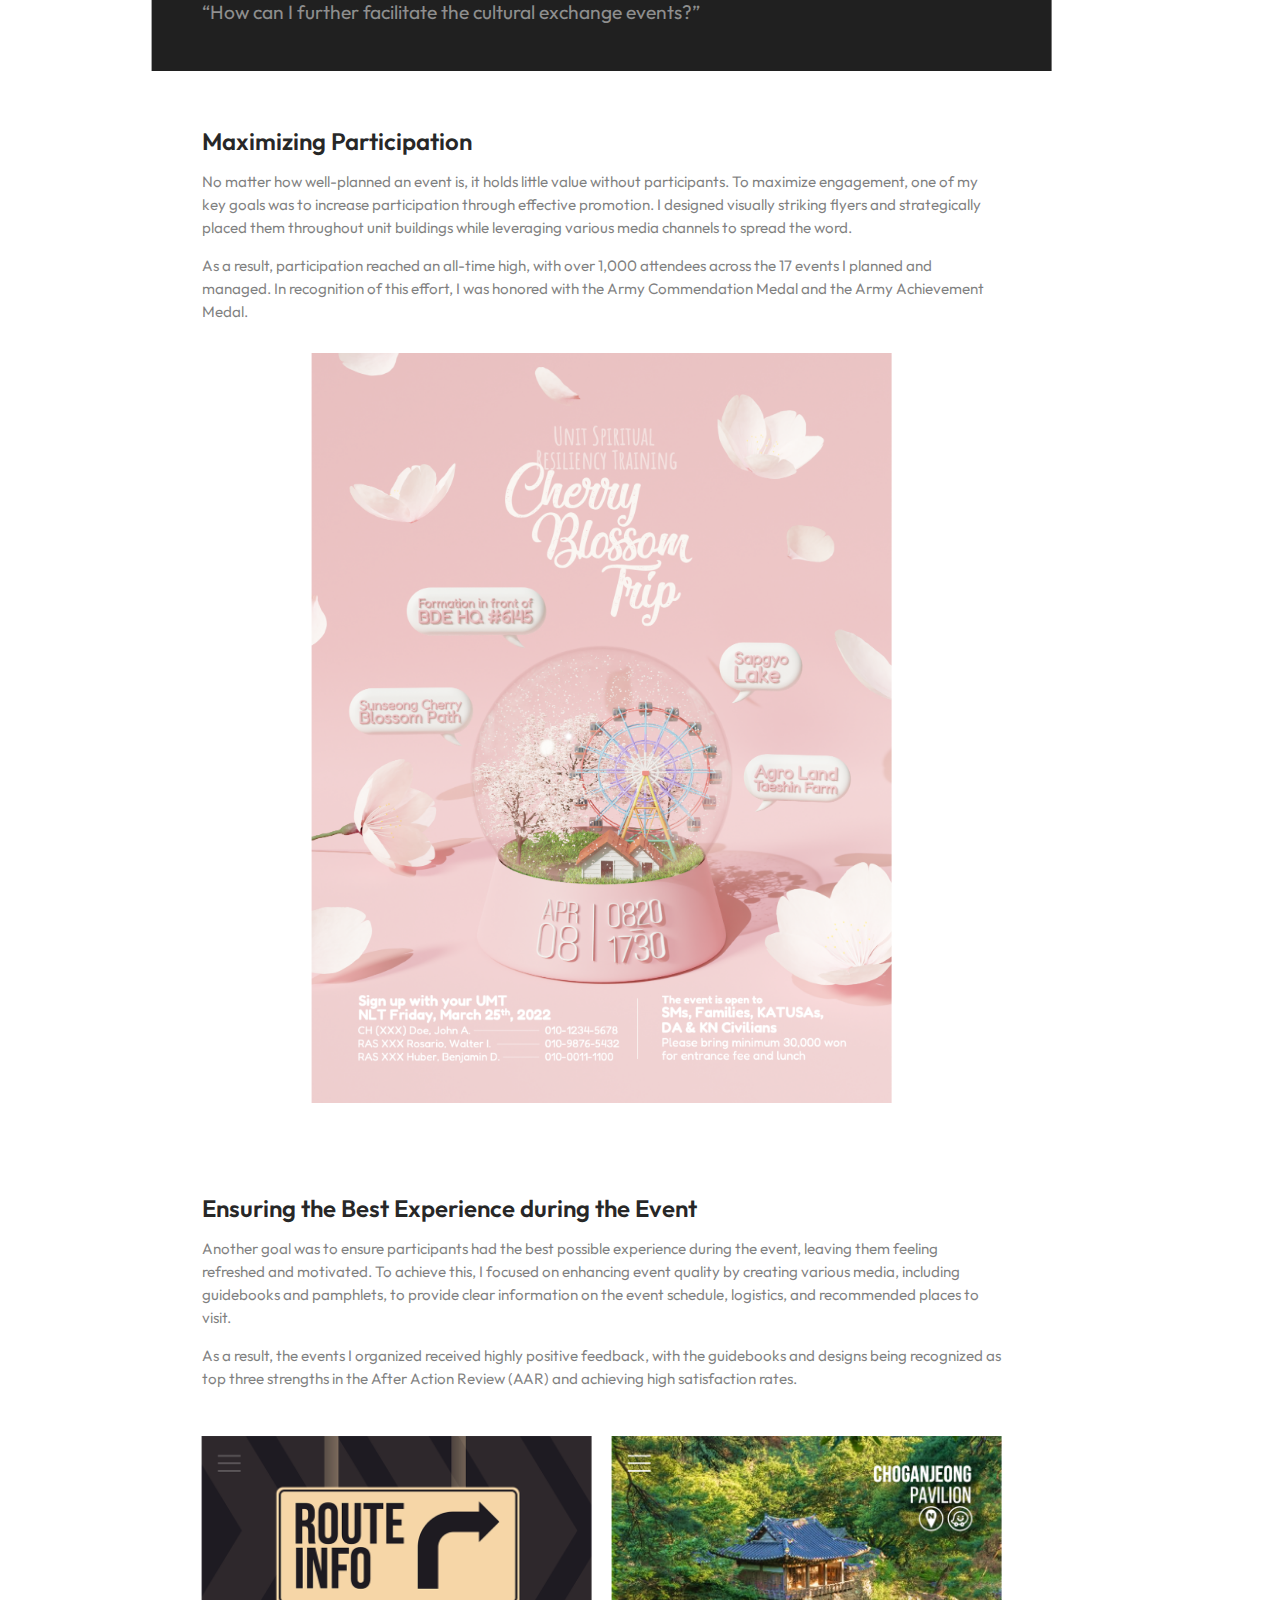
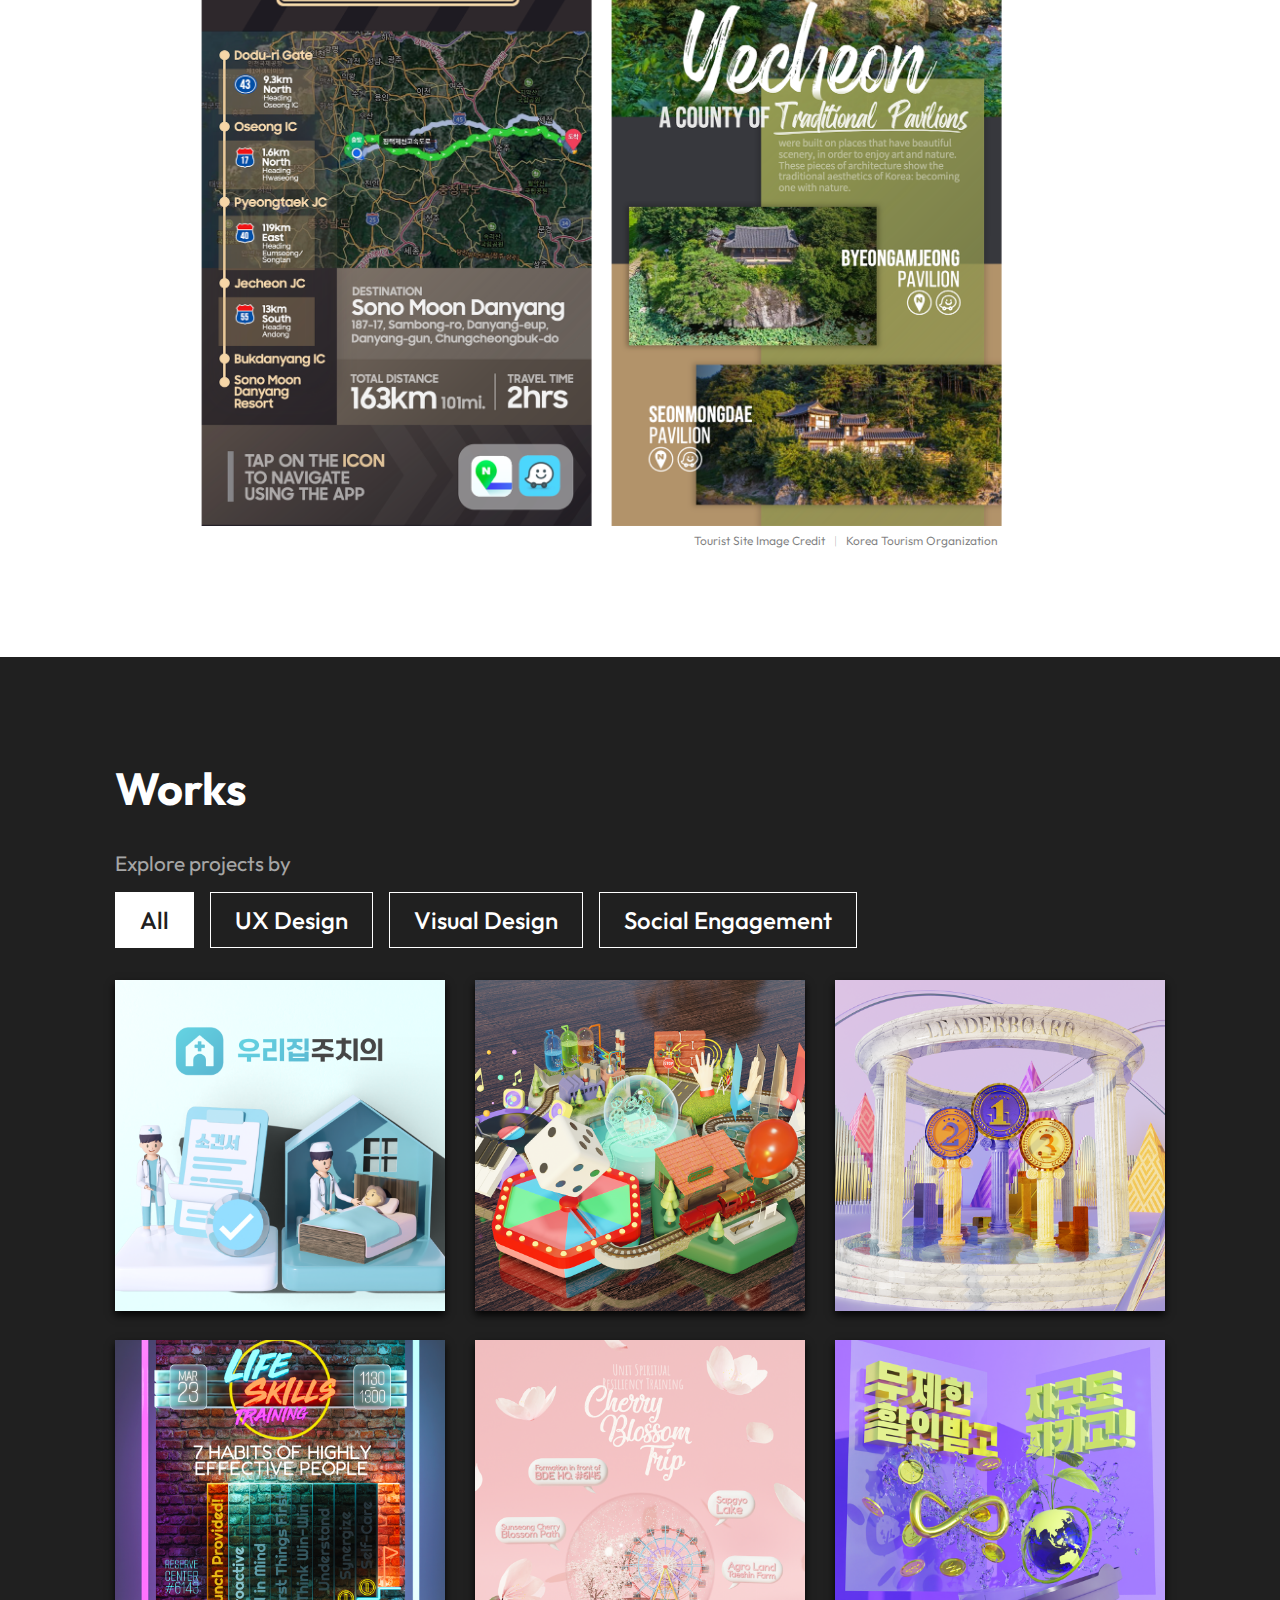
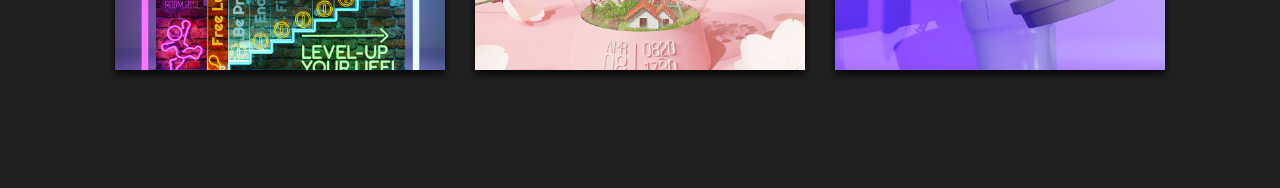
<file: army-cultural.html>
<!DOCTYPE html>
<html lang="en">

<head>
    <meta charset="UTF-8">
    <meta name="viewport" content="width=device-width, initial-scale=1.0">
    <title>Designs for Cultural Exchange - Seung Wook Hong Portfolio</title>
    <link rel="stylesheet" href="style.css">
    <link
        href="https://fonts.googleapis.com/css2?family=Outfit:wght@100;300;400;600;700&family=Inter:wght@300;400;500;600&display=swap"
        rel="stylesheet">
    <link rel="preload" href="subpage.js" as="script">
    <link rel="icon" type="image/png" sizes="32x32" href="common-assets/favicon.png">
    <link rel="apple-touch-icon" sizes="180x180" href="common-assets/apple-favicon.png">
</head>

<body>
    <div id="header-w"></div>
    <main>
        <div class="subpage">
            <div class="subpage-body">
                <div class="subpage-section">
                    <h1 class="subpage-element">Designs for Cultural Exchange</h1>
                    <p class="subtext">Service as a KATUSA Sergeant at U.S. Army Camp Humphreys&nbsp;&nbsp;&nbsp;<span
                            class="weak">|</span>&nbsp;&nbsp;&nbsp;Apr 2021 - Aug 2022</p>
                    <div class="tags">
                        <div class="tag filled">3D Design</div>
                        <div class="tag filled">Graphic Design</div>
                        <div class="tag">Illustrator</div>
                        <div class="tag">Blender</div>
                        <div class="tag">Powerpoint</div>
                    </div>
                    <img src="subpage-assets/army-cultural/flyer.jpg" alt="">
                    <p class="caption">Tourist Site Image Credit&nbsp;&nbsp;&nbsp;<span class="weak">|</span>&nbsp;&nbsp;&nbsp;Korea Tourism
                        Organization</p>
                </div>
                <div class="subpage-section">
                    <h2>My Mission</h2>
                    <p>During my conscription, I served as a KATUSA (Korean Augmentation to the U.S. Army) soldier at a
                        U.S. Army base. My role was to bridge the soldiers of the Republic of Korea and the U.S.,
                        strengthening combined defense capabilities and symbolizing the friendship and mutual support
                        between the two nations.</p>
                    <p>My section organized various cultural exchange events to foster friendship between the two
                        nations, provide refreshment for the soldiers, and help them recognize the impact of their
                        service. My role was to manage these events from start to finish.</p>
                </div>
                <div class="subpage-section background-black">
                    <h2>Challenge</h2>
                    <p class="strong">“How can I further facilitate the cultural exchange events?”</p>
                </div>
                <div class="subpage-section">
                    <h2>Maximizing Participation</h2>
                    <p>No matter how well-planned an event is, it holds little value without participants. To maximize
                        engagement, one of my key goals was to increase participation through effective promotion. I
                        designed visually striking flyers and strategically placed them throughout unit buildings while
                        leveraging various media channels to spread the word.</p>
                    <p>As a result, participation reached an all-time high, with over 1,000 attendees across the 17
                        events I planned and managed. In recognition of this effort, I was honored with the Army
                        Commendation Medal and the Army Achievement Medal.</p>
                    <img class="limited-height" src="subpage-assets/army-cultural/main.png" alt="">
                </div>
                <div class="subpage-section">
                    <h2>Ensuring the Best Experience during the Event</h2>
                    <p>Another goal was to ensure participants had the best possible experience during the event,
                        leaving them feeling refreshed and motivated. To achieve this, I focused on enhancing event
                        quality by creating various media, including guidebooks and pamphlets, to provide clear
                        information on the event schedule, logistics, and recommended places to visit.</p>
                    <p>As a result, the events I organized received highly positive feedback, with the guidebooks and
                        designs being recognized as top three strengths in the After Action Review (AAR) and achieving
                        high satisfaction rates.</p>
                    <div class="imagebox">
                        <img class="limited-height" src="subpage-assets/army-cultural/guidebook1.png" alt="">
                        <img class="limited-height" src="subpage-assets/army-cultural/guidebook2.png" alt="">
                    </div>
                    <p class="caption right-align">Tourist Site Image Credit&nbsp;&nbsp;&nbsp;<span class="weak">|</span>&nbsp;&nbsp;&nbsp;Korea Tourism
                        Organization</p>
                </div>
            </div>
        </div>
    </main>
    <div id="footer-w"></div>
    <script src="subpage.js"></script>
    <script src="script.js"></script>
</body>

</html>
</file>
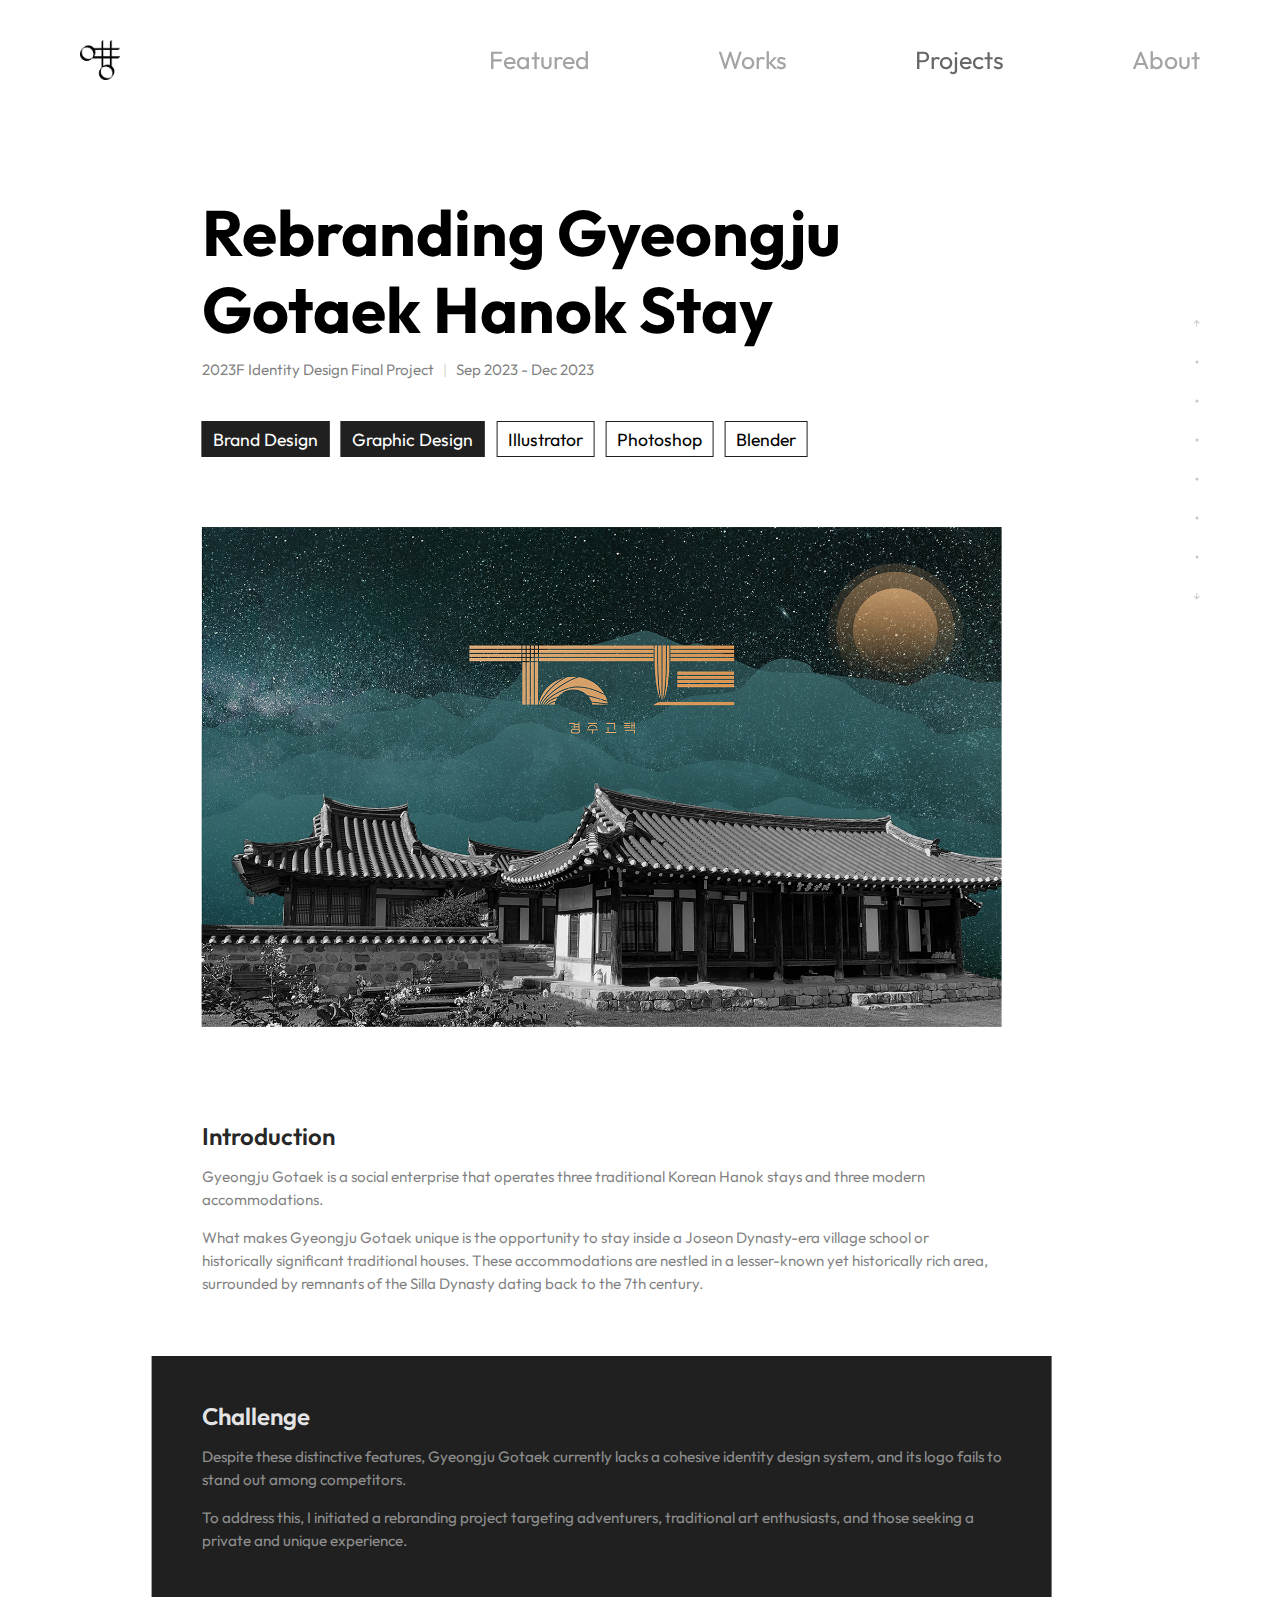
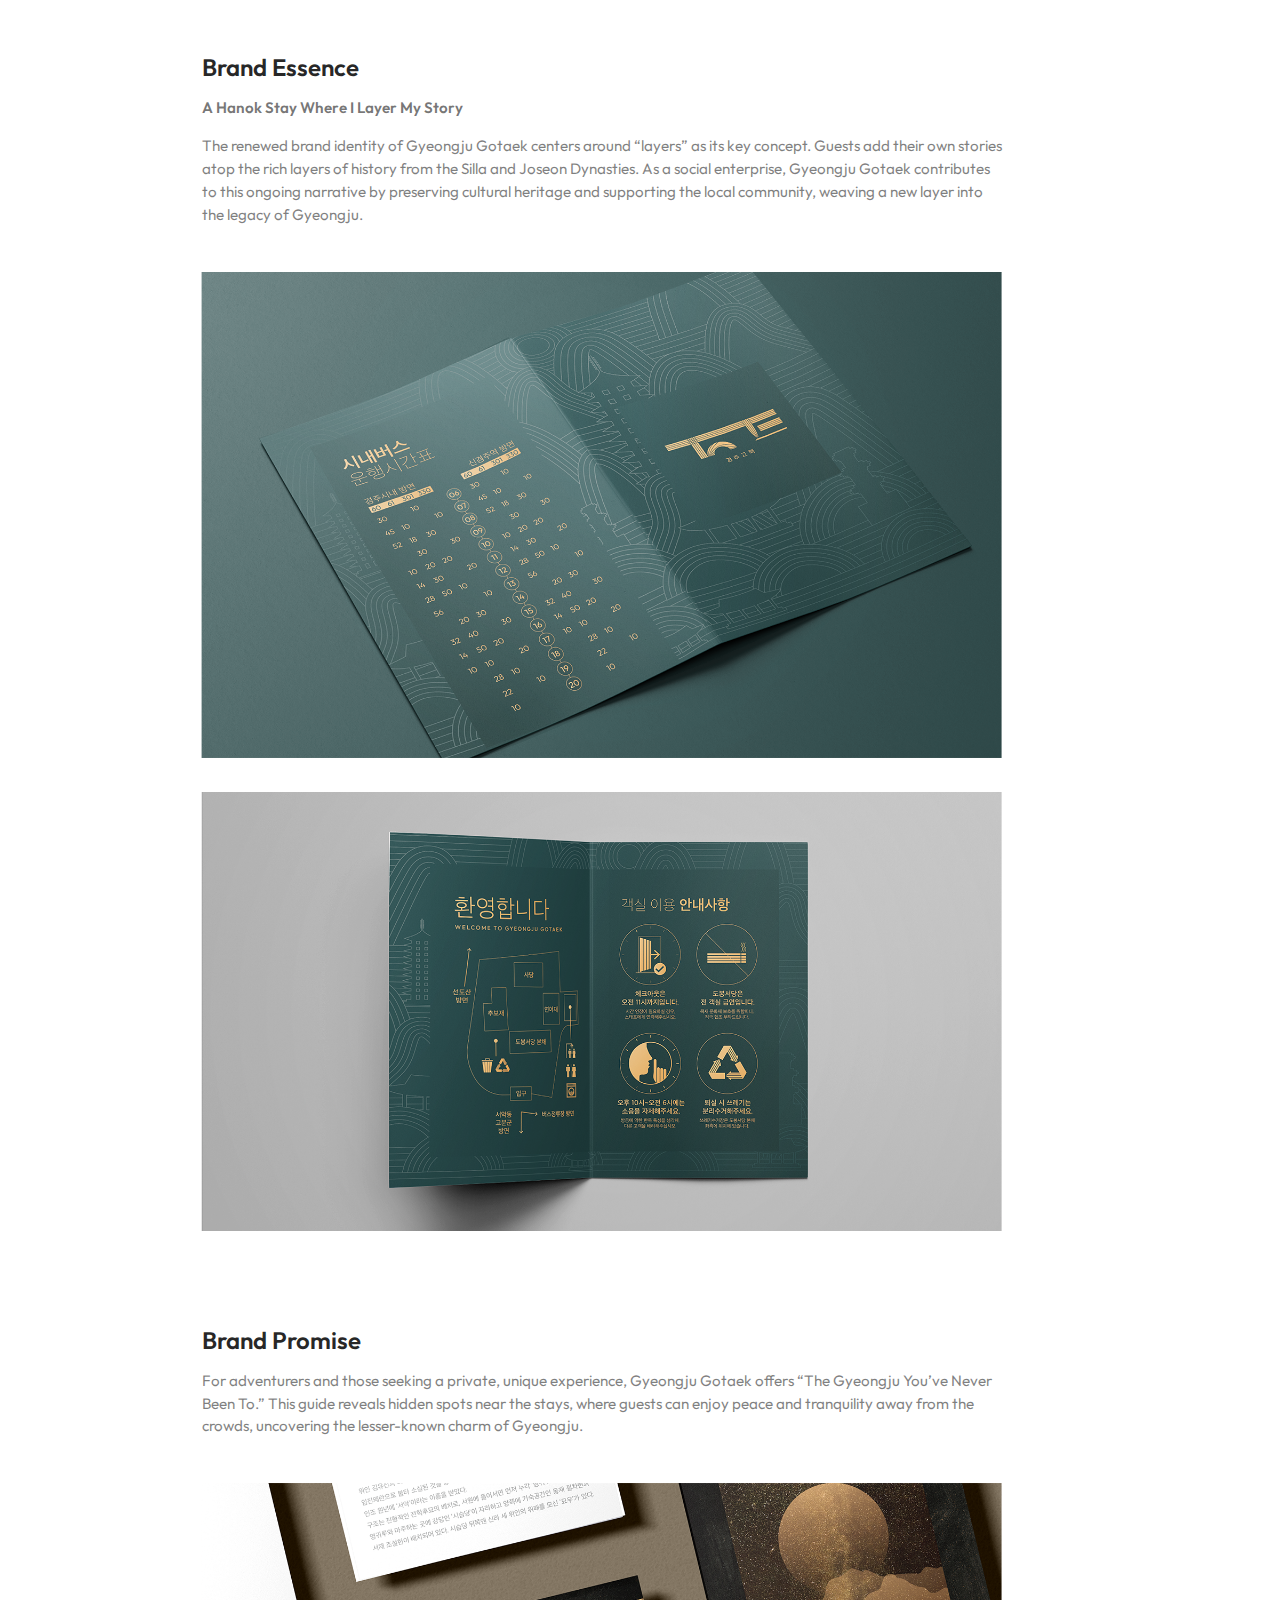
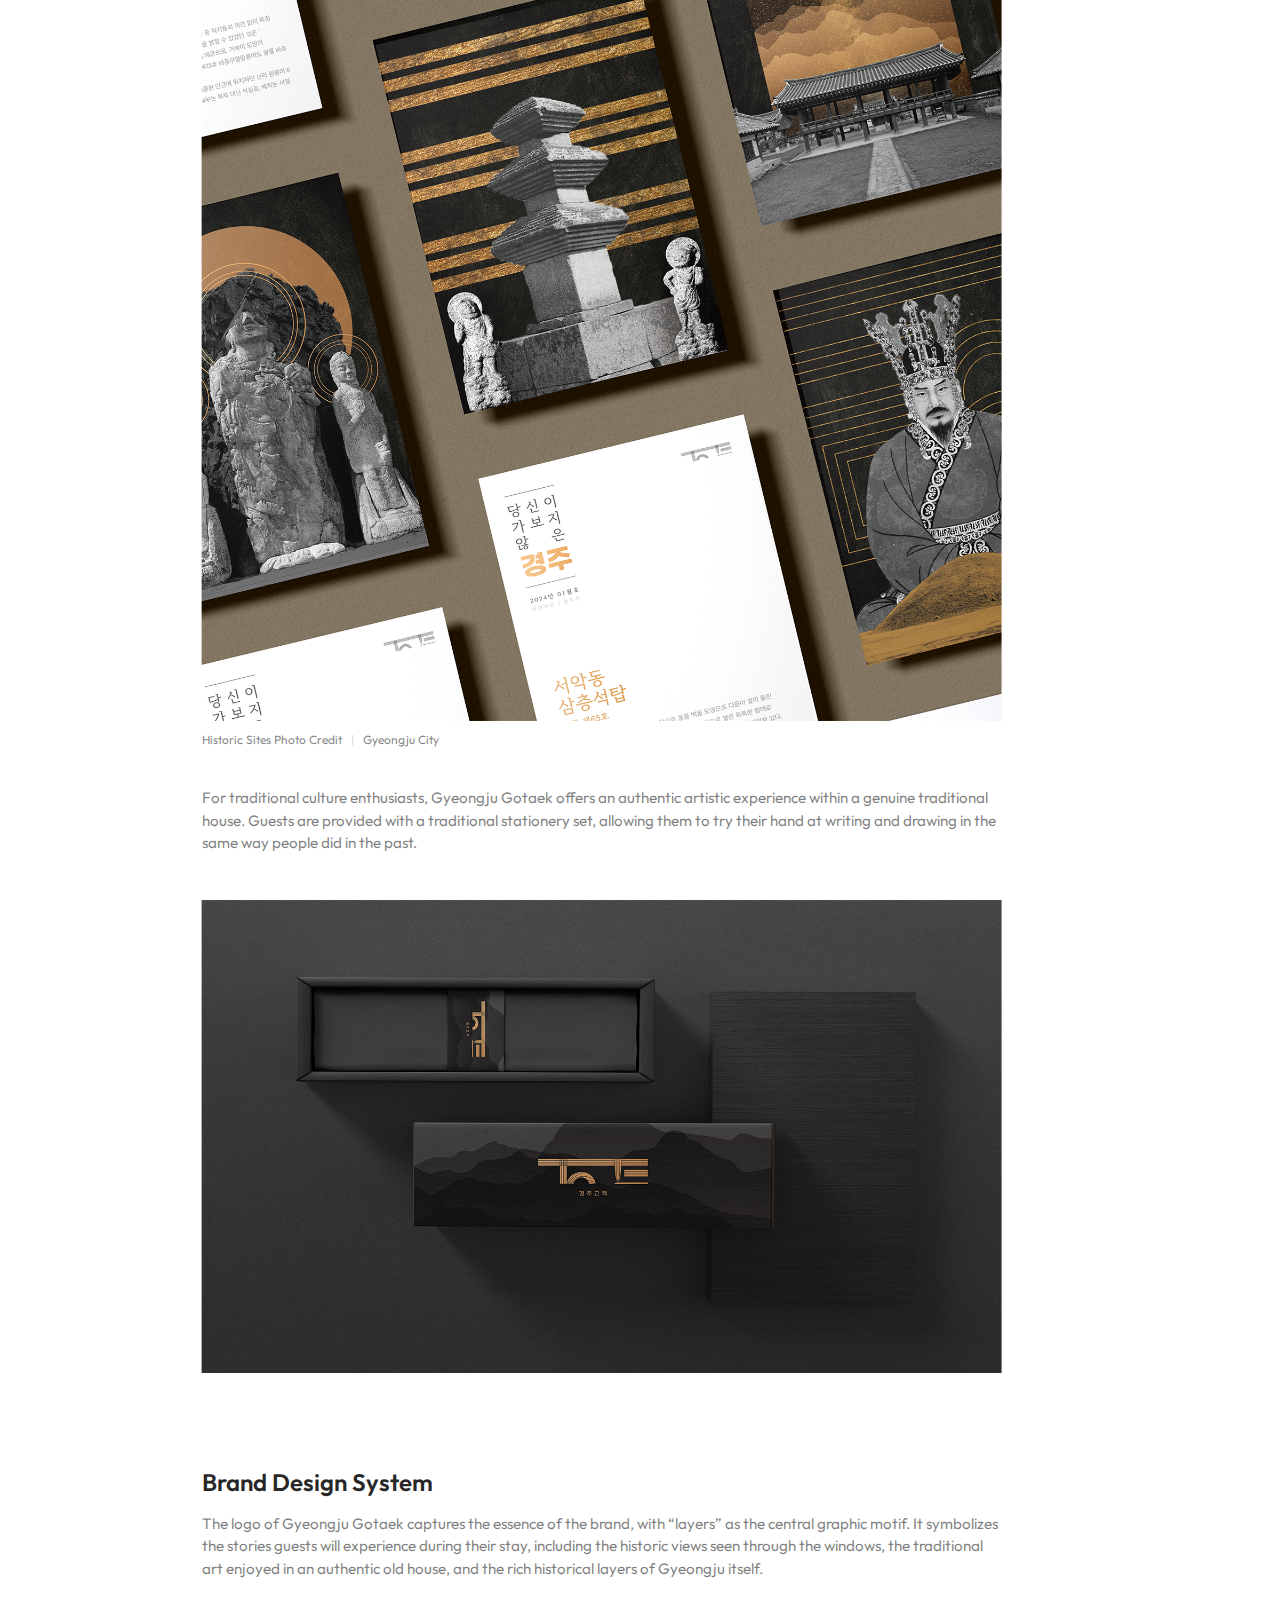
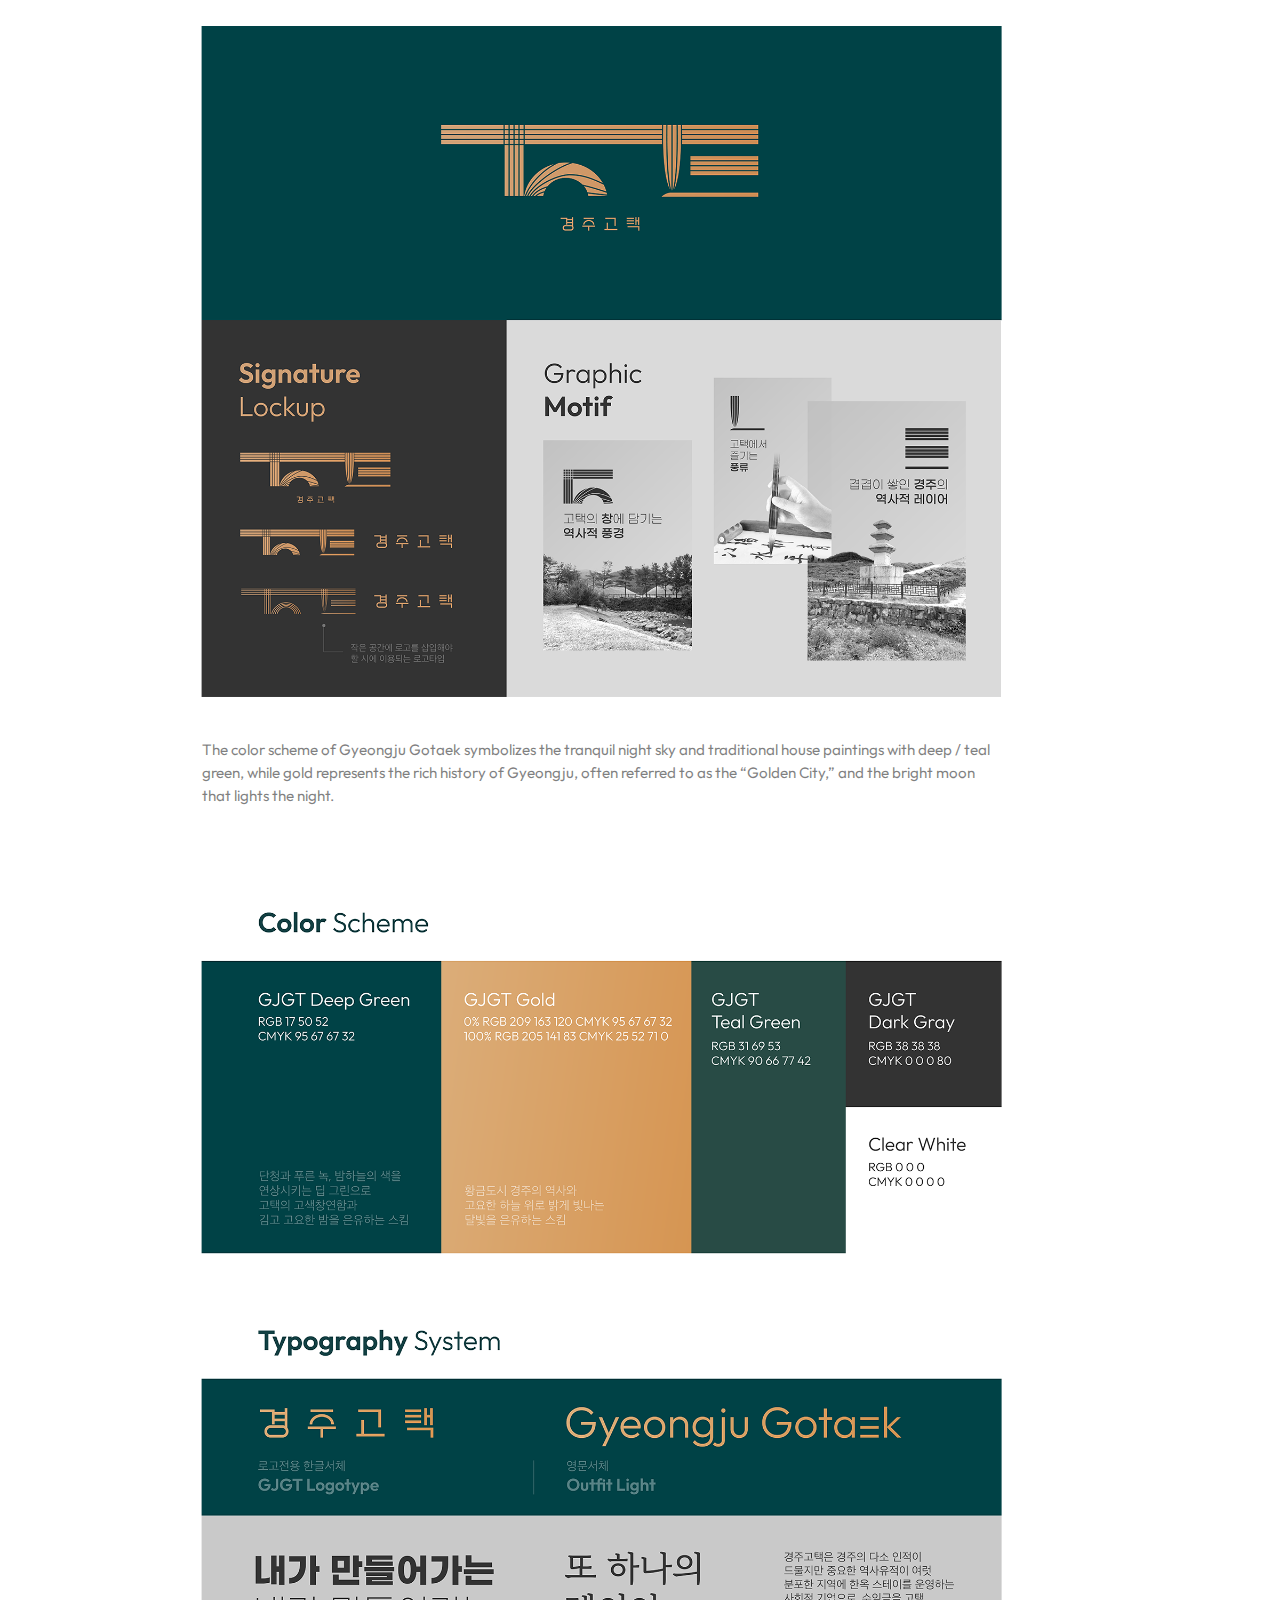
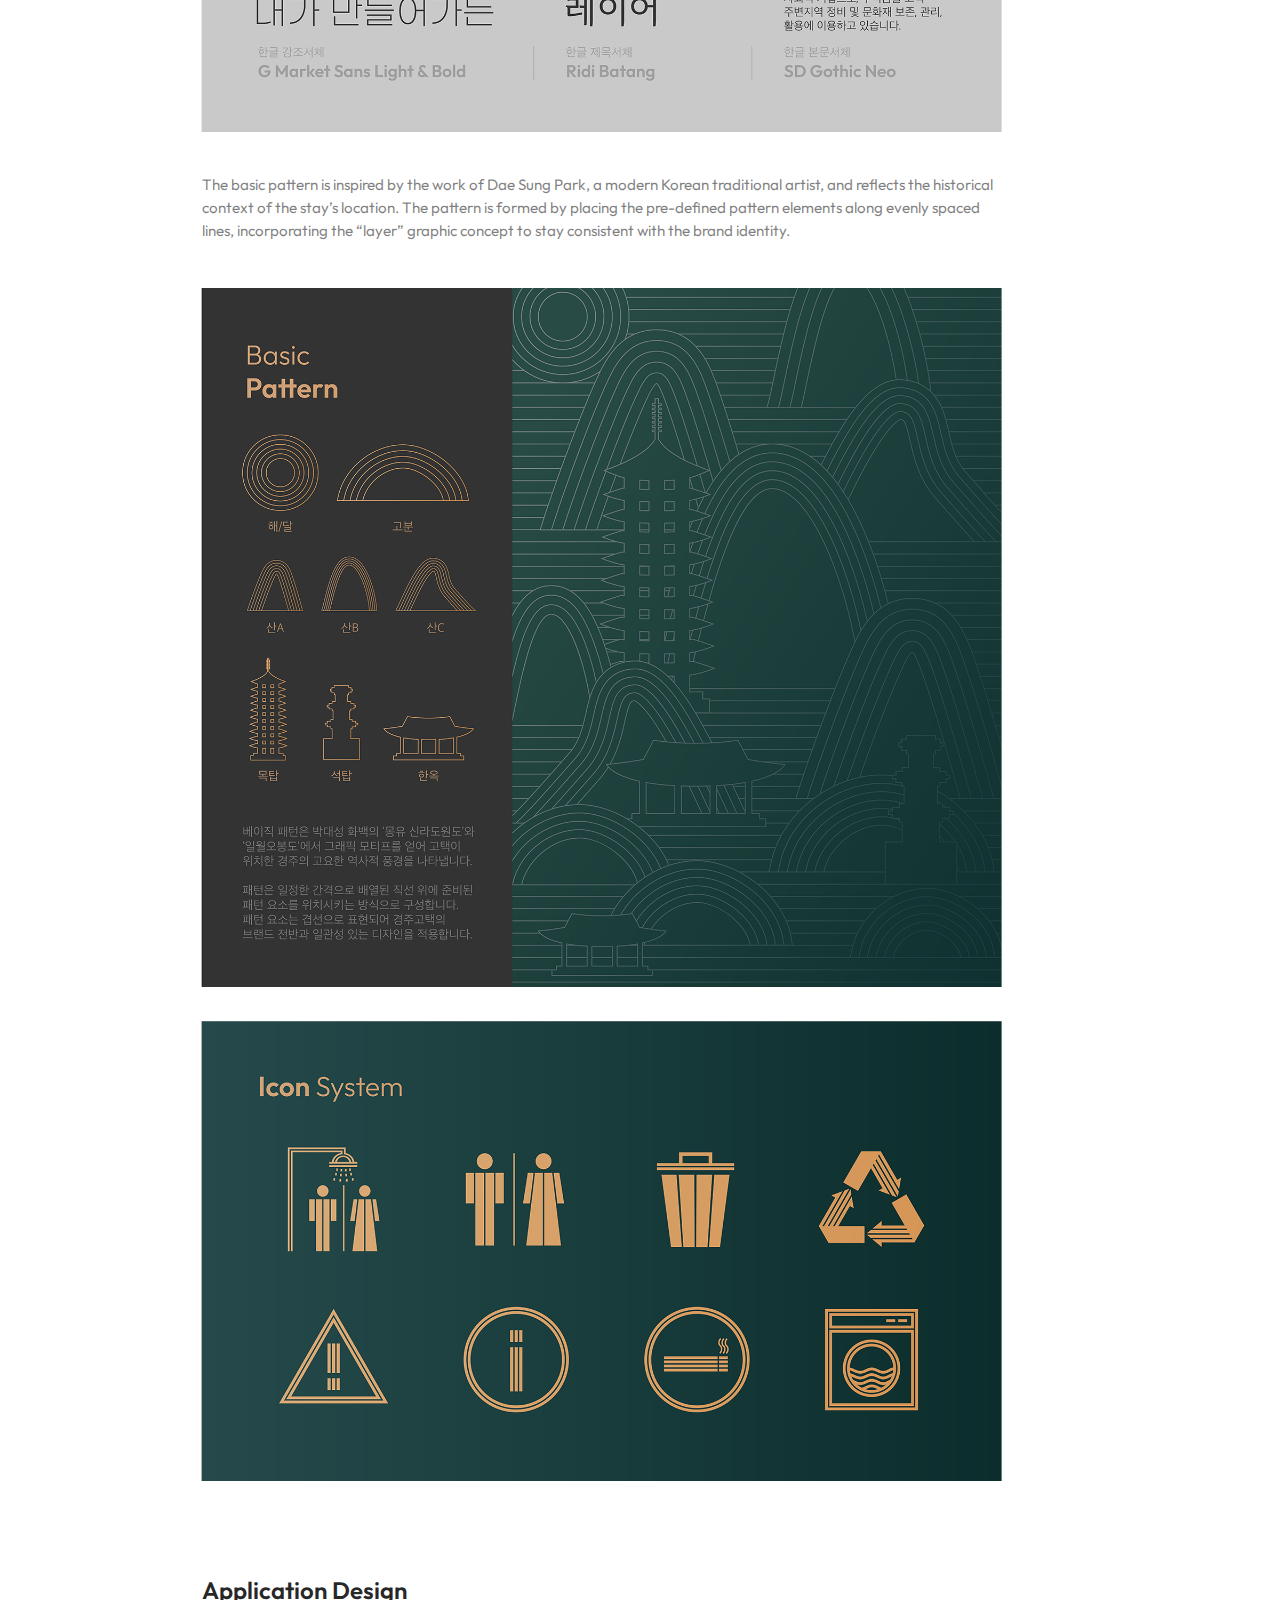
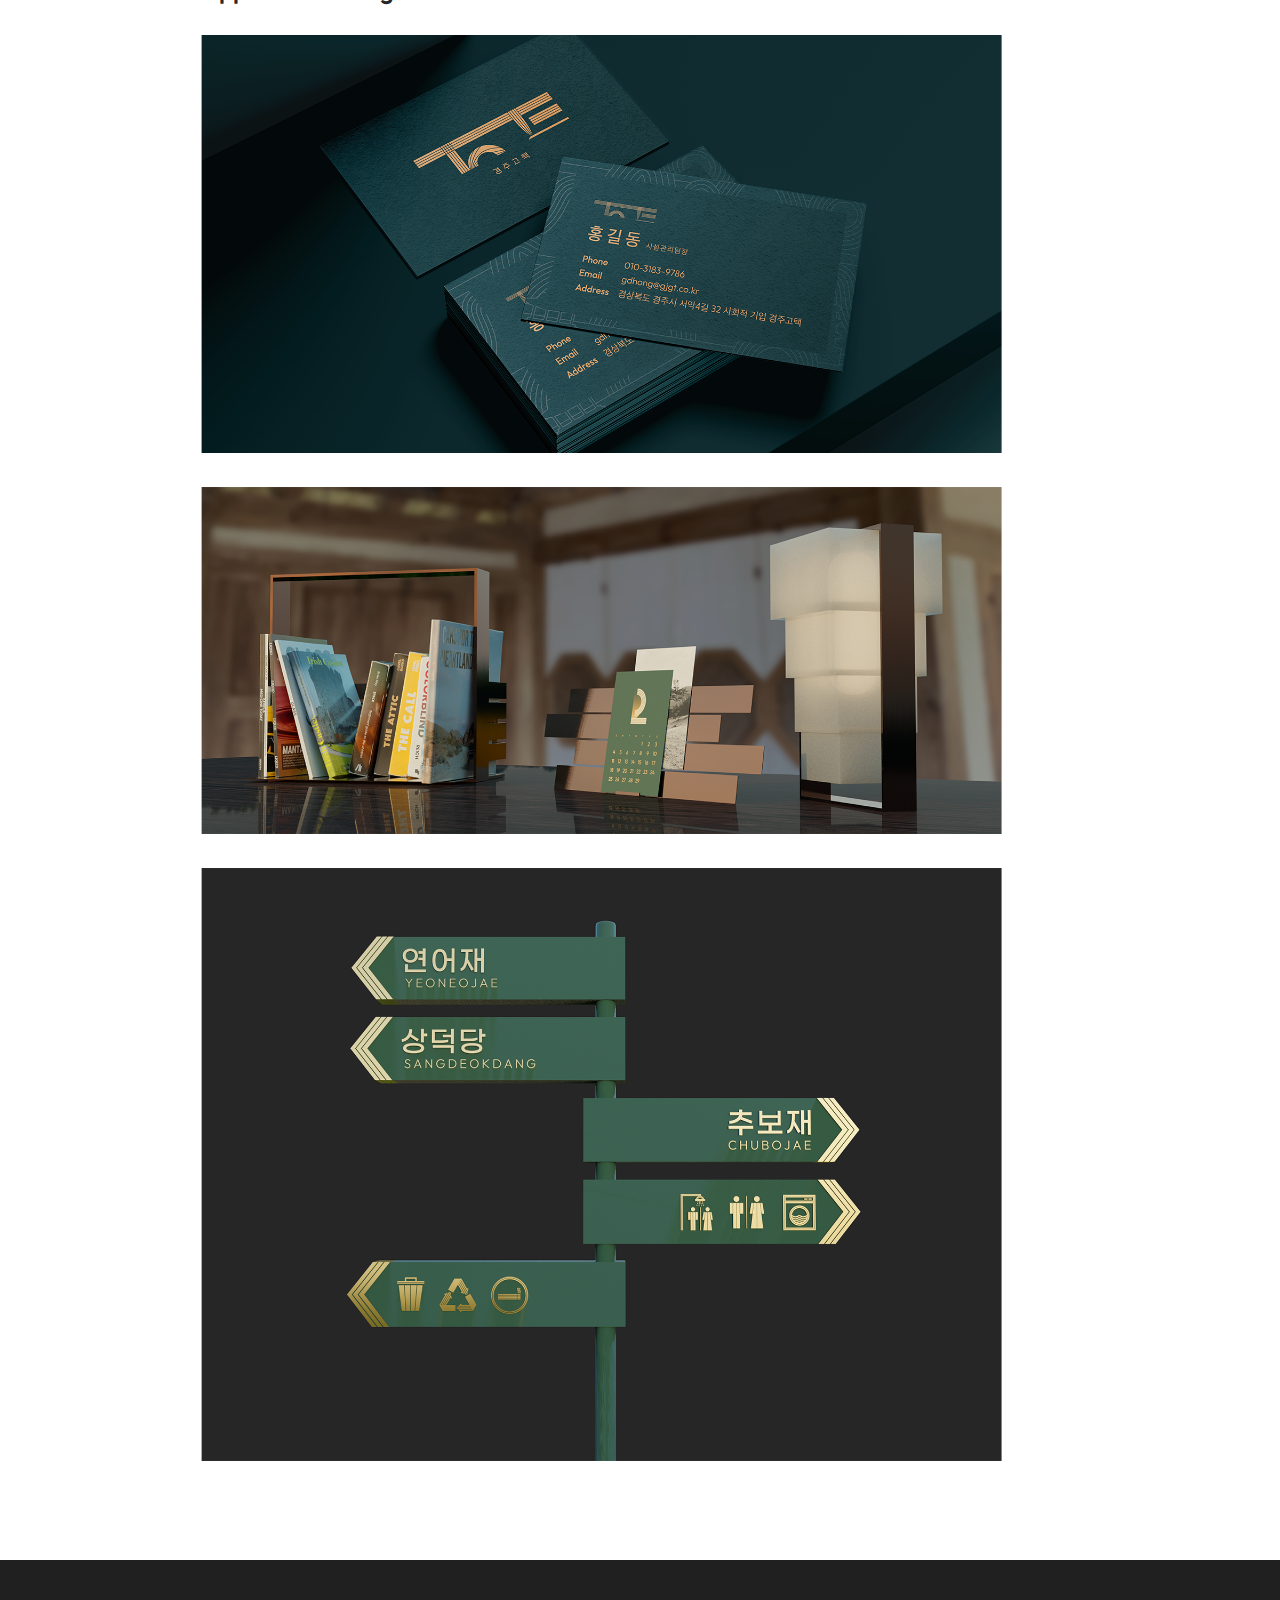
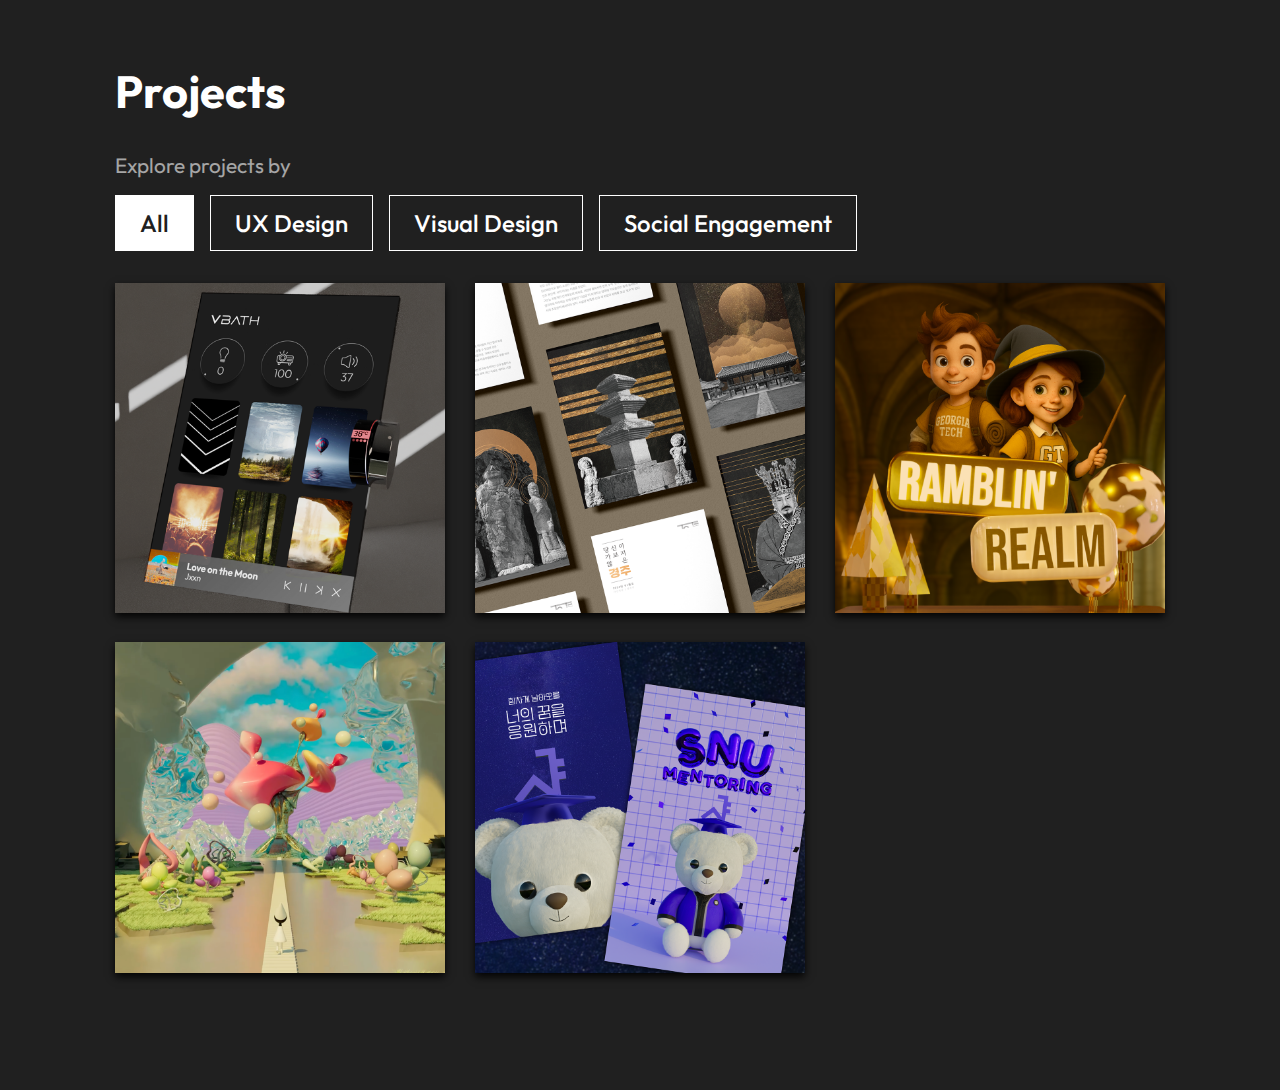
<file: gjgt.html>
<!DOCTYPE html>
<html lang="en">

<head>
    <meta charset="UTF-8">
    <meta name="viewport" content="width=device-width, initial-scale=1.0">
    <title>Rebranding Gyeongju Gotaek - Seung Wook Hong Portfolio</title>
    <link rel="stylesheet" href="style.css">
    <link
        href="https://fonts.googleapis.com/css2?family=Outfit:wght@100;300;400;600;700&family=Inter:wght@300;400;500;600&display=swap"
        rel="stylesheet">
    <link rel="preload" href="subpage.js" as="script">
    <link rel="icon" type="image/png" sizes="32x32" href="common-assets/favicon.png">
    <link rel="apple-touch-icon" sizes="180x180" href="common-assets/apple-favicon.png">
</head>

<body>
    <div id="header-p"></div>
    <main>
        <div class="subpage">
            <div class="subpage-body">
                <div class="subpage-section">
                    <h1 class="subpage-element">Rebranding Gyeongju Gotaek Hanok Stay</h1>
                    <p class="subtext">2023F Identity Design Final Project&nbsp;&nbsp;&nbsp;<span
                            class="weak">|</span>&nbsp;&nbsp;&nbsp;Sep 2023 - Dec 2023<br>
                    </p>
                    <div class="tags">
                        <div class="tag filled">Brand Design</div>
                        <div class="tag filled">Graphic Design</div>
                        <div class="tag">Illustrator</div>
                        <div class="tag">Photoshop</div>
                        <div class="tag">Blender</div>
                    </div>
                    <img src="subpage-assets/gjgt/main.png" alt="">
                </div>
                <div class="subpage-section">
                    <h2>Introduction</h2>
                    <p>Gyeongju Gotaek is a social enterprise that operates three traditional Korean Hanok stays and
                        three modern accommodations.</p>
                    <p>What makes Gyeongju Gotaek unique is the opportunity to stay inside a Joseon Dynasty-era village
                        school or historically significant traditional houses. These accommodations are nestled in a
                        lesser-known yet historically rich area, surrounded by remnants of the Silla Dynasty dating back
                        to the 7th century.</p>
                </div>
                <div class="subpage-section background-black">
                    <h2>Challenge</h2>
                    <p>Despite these distinctive features, Gyeongju Gotaek currently lacks a cohesive identity design
                        system, and its logo fails to stand out among competitors.</p>
                    <p>To address this, I initiated a rebranding project targeting adventurers, traditional art
                        enthusiasts, and those seeking a private and unique experience.</p>
                </div>
                <div class="subpage-section">
                    <h2>Brand Essence</h2>
                    <p><strong>A Hanok Stay Where I Layer My Story</strong></p>
                    <p>The renewed brand identity of Gyeongju Gotaek centers around “layers” as its key concept. Guests
                        add their own stories atop the rich layers of history from the Silla and Joseon Dynasties. As a
                        social enterprise, Gyeongju Gotaek contributes to this ongoing narrative by preserving cultural
                        heritage and supporting the local community, weaving a new layer into the legacy of Gyeongju.
                    </p>
                    <img src="subpage-assets/gjgt/guide1.png" alt="">
                    <img src="subpage-assets/gjgt/guide2.png" alt="">
                </div>
                <div class="subpage-section">
                    <h2>Brand Promise</h2>
                    <p>For adventurers and those seeking a private, unique experience, Gyeongju Gotaek offers “The
                        Gyeongju You’ve Never Been To.” This guide reveals hidden spots near the stays, where guests can
                        enjoy peace and tranquility away from the crowds, uncovering the lesser-known charm of Gyeongju.
                    </p>
                    <img src="subpage-assets/gjgt/postcards.png" alt="">
                    <p class="caption">Historic Sites Photo Credit&nbsp;&nbsp;&nbsp;<span
                        class="weak">|</span>&nbsp;&nbsp;&nbsp;Gyeongju City</p>
                    <p><br>For traditional culture enthusiasts, Gyeongju Gotaek offers an authentic artistic experience
                        within a genuine traditional house. Guests are provided with a traditional stationery set,
                        allowing them to try their hand at writing and drawing in the same way people did in the past.
                    </p>
                    <img src="subpage-assets/gjgt/drawingset.png" alt="">
                </div>
                <div class="subpage-section">
                    <h2>Brand Design System</h2>
                    <p>The logo of Gyeongju Gotaek captures the essence of the brand, with “layers” as the central
                        graphic motif. It symbolizes the stories guests will experience during their stay, including the
                        historic views seen through the windows, the traditional art enjoyed in an authentic old house,
                        and the rich historical layers of Gyeongju itself.</p>
                    <img src="subpage-assets/gjgt/designmotif.png" alt="">
                    <p><br>The color scheme of Gyeongju Gotaek symbolizes the tranquil night sky and traditional house
                        paintings with deep / teal green, while gold represents the rich history of Gyeongju, often
                        referred to as the “Golden City,” and the bright moon that lights the night.</p>
                    <img src="subpage-assets/gjgt/designsystem.png" alt="">
                    <p><br>The basic pattern is inspired by the work of Dae Sung Park, a modern Korean traditional
                        artist, and reflects the historical context of the stay’s location. The pattern is formed by
                        placing the pre-defined pattern elements along evenly spaced lines, incorporating the “layer”
                        graphic concept to stay consistent with the brand identity.</p>
                    <img src="subpage-assets/gjgt/basicpattern.png" alt="">
                    <img src="subpage-assets/gjgt/icons.png" alt="">
                </div>
                <div class="subpage-section">
                    <h2>Application Design</h2>
                    <img src="subpage-assets/gjgt/namecard.png" alt="">
                    <img src="subpage-assets/gjgt/furnitureset.png" alt="">
                    <img src="subpage-assets/gjgt/directionsign.png" alt="">
                </div>
            </div>
        </div>
    </main>
    <div id="footer-p"></div>
    <script src="subpage.js"></script>
    <script src="script.js"></script>
</body>

</html>
</file>
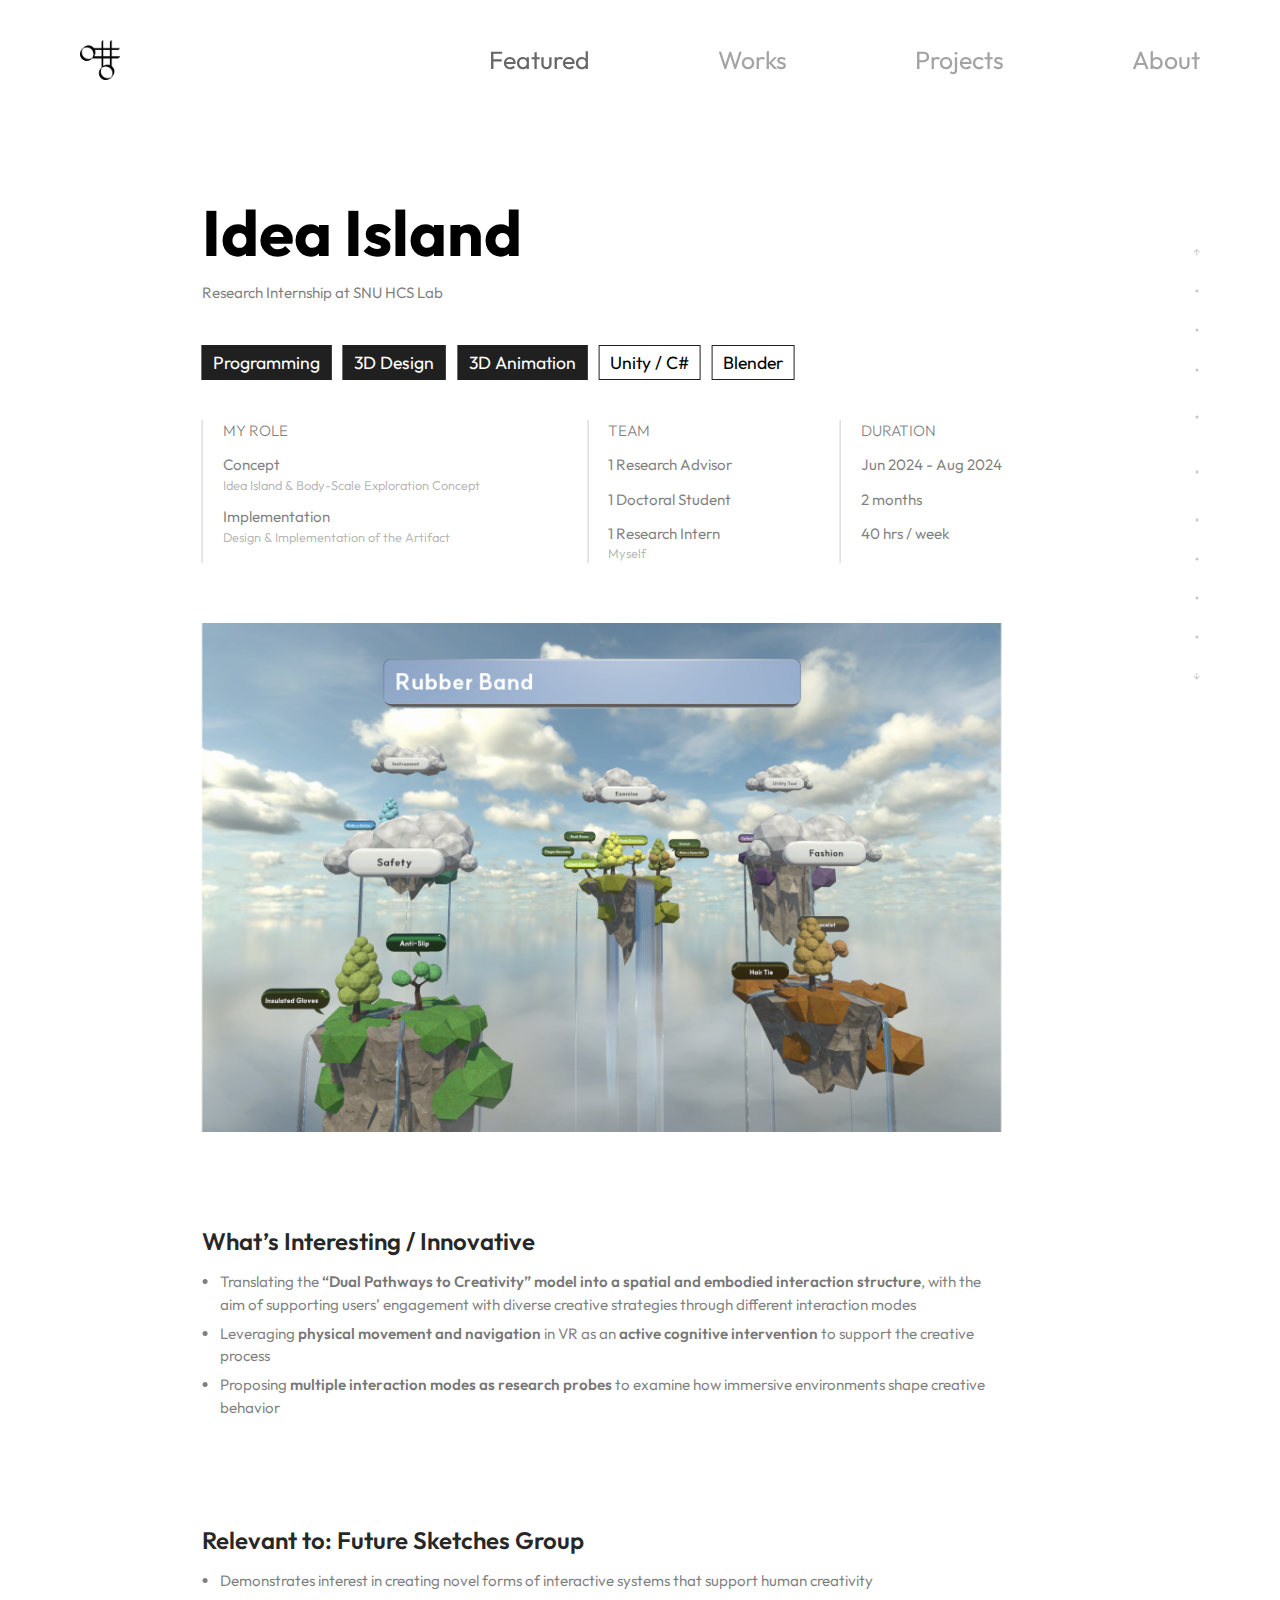
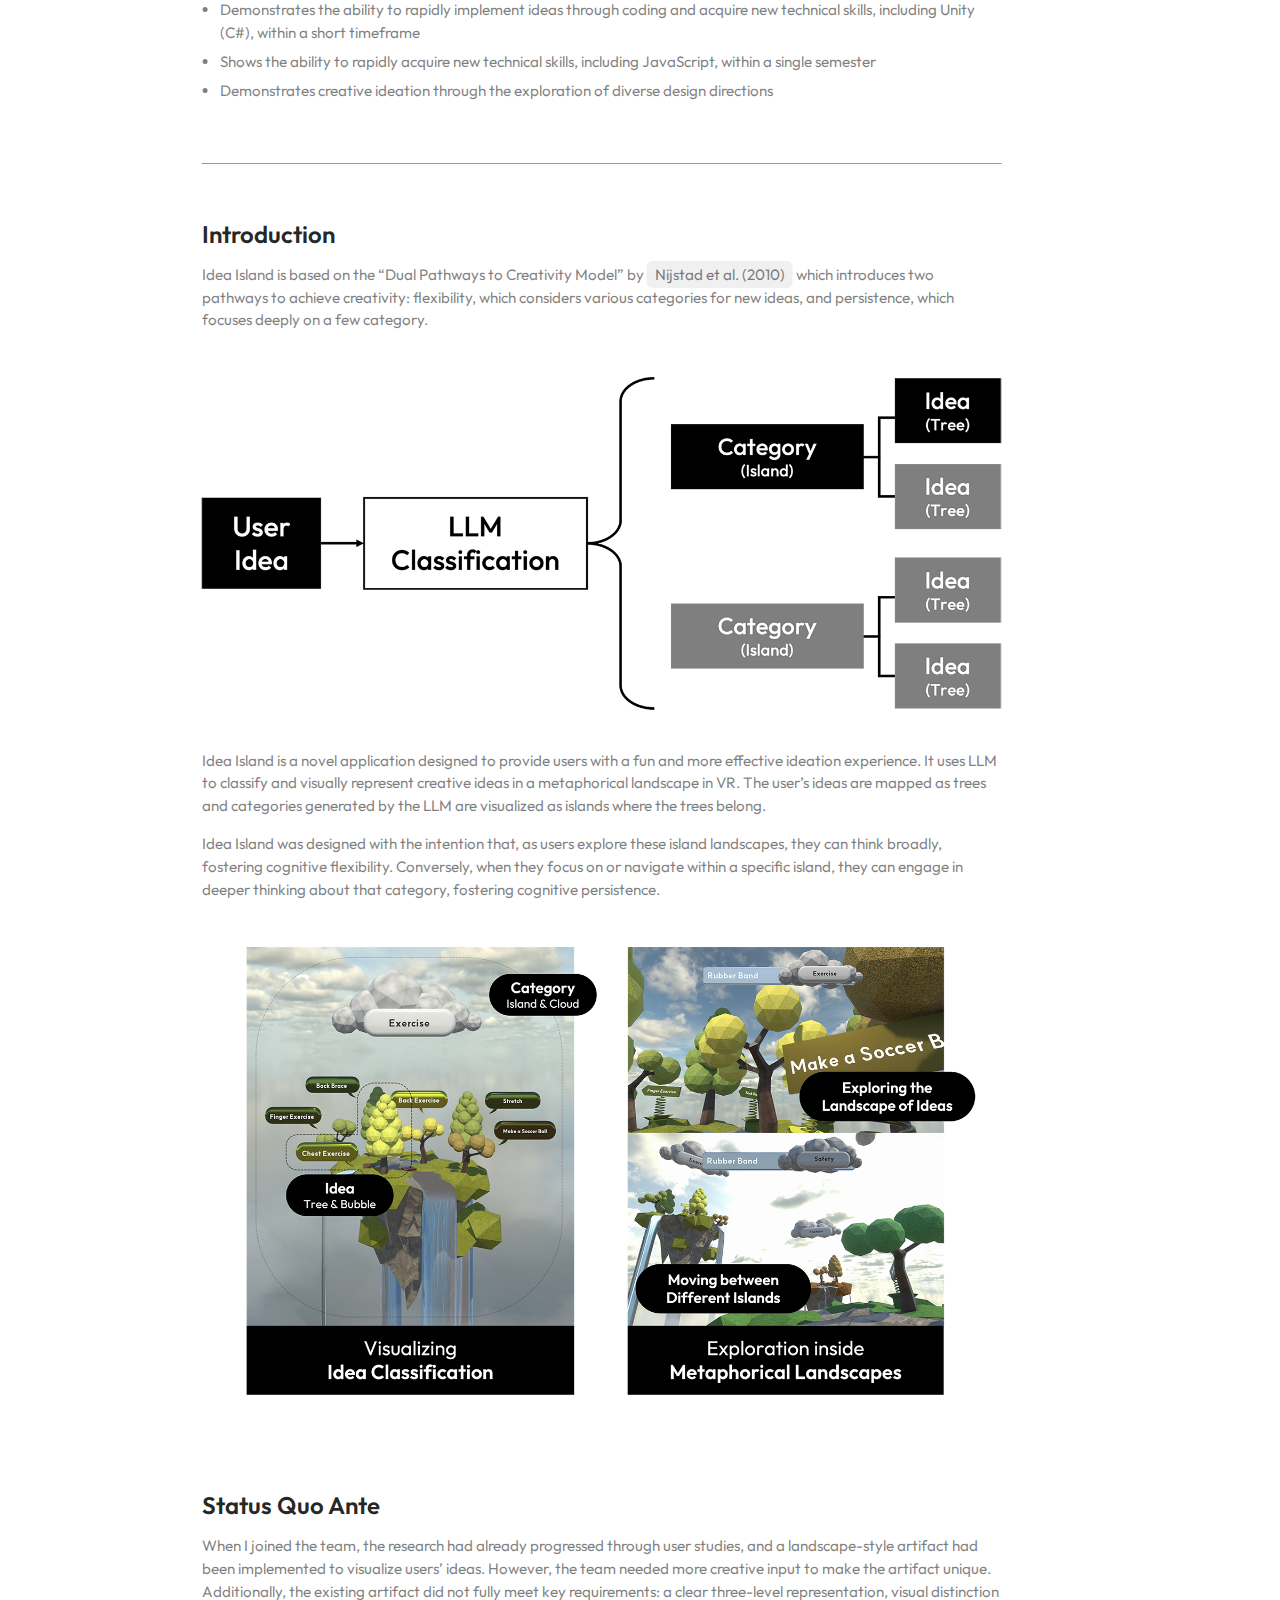
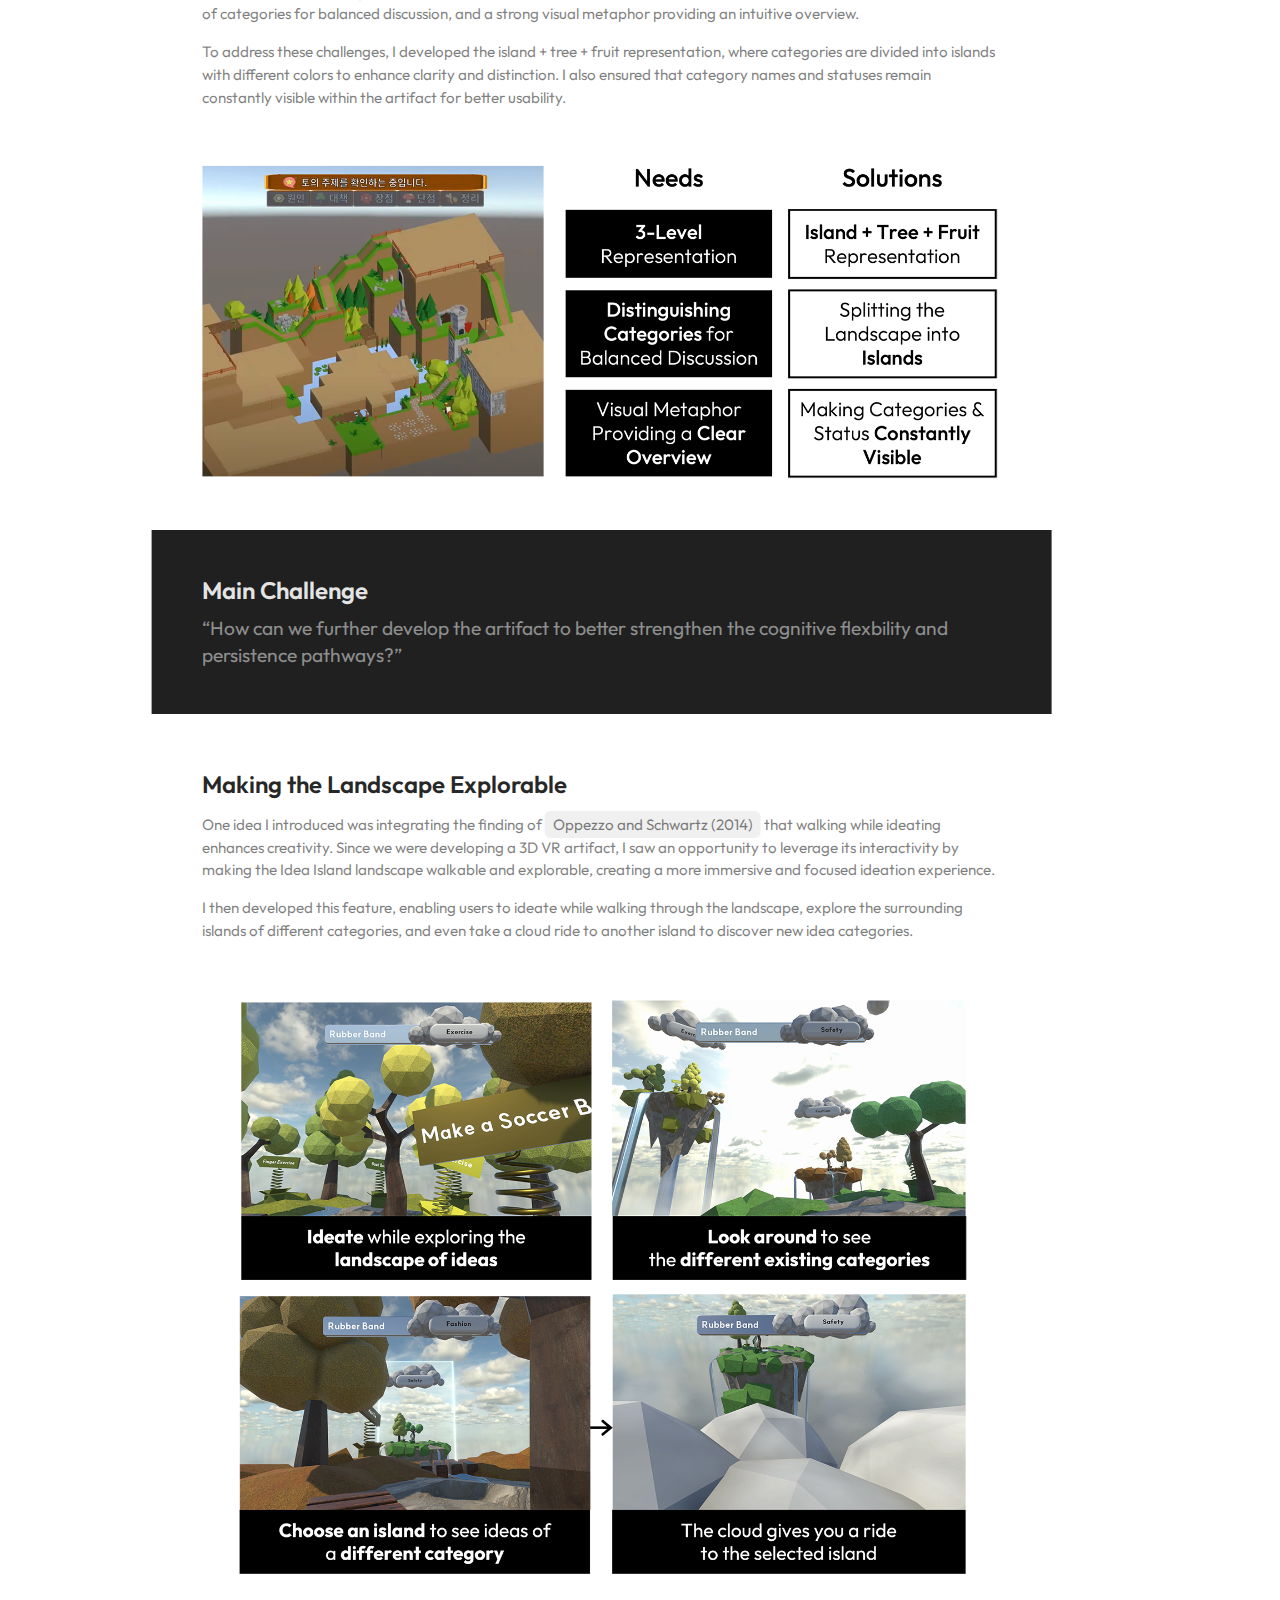
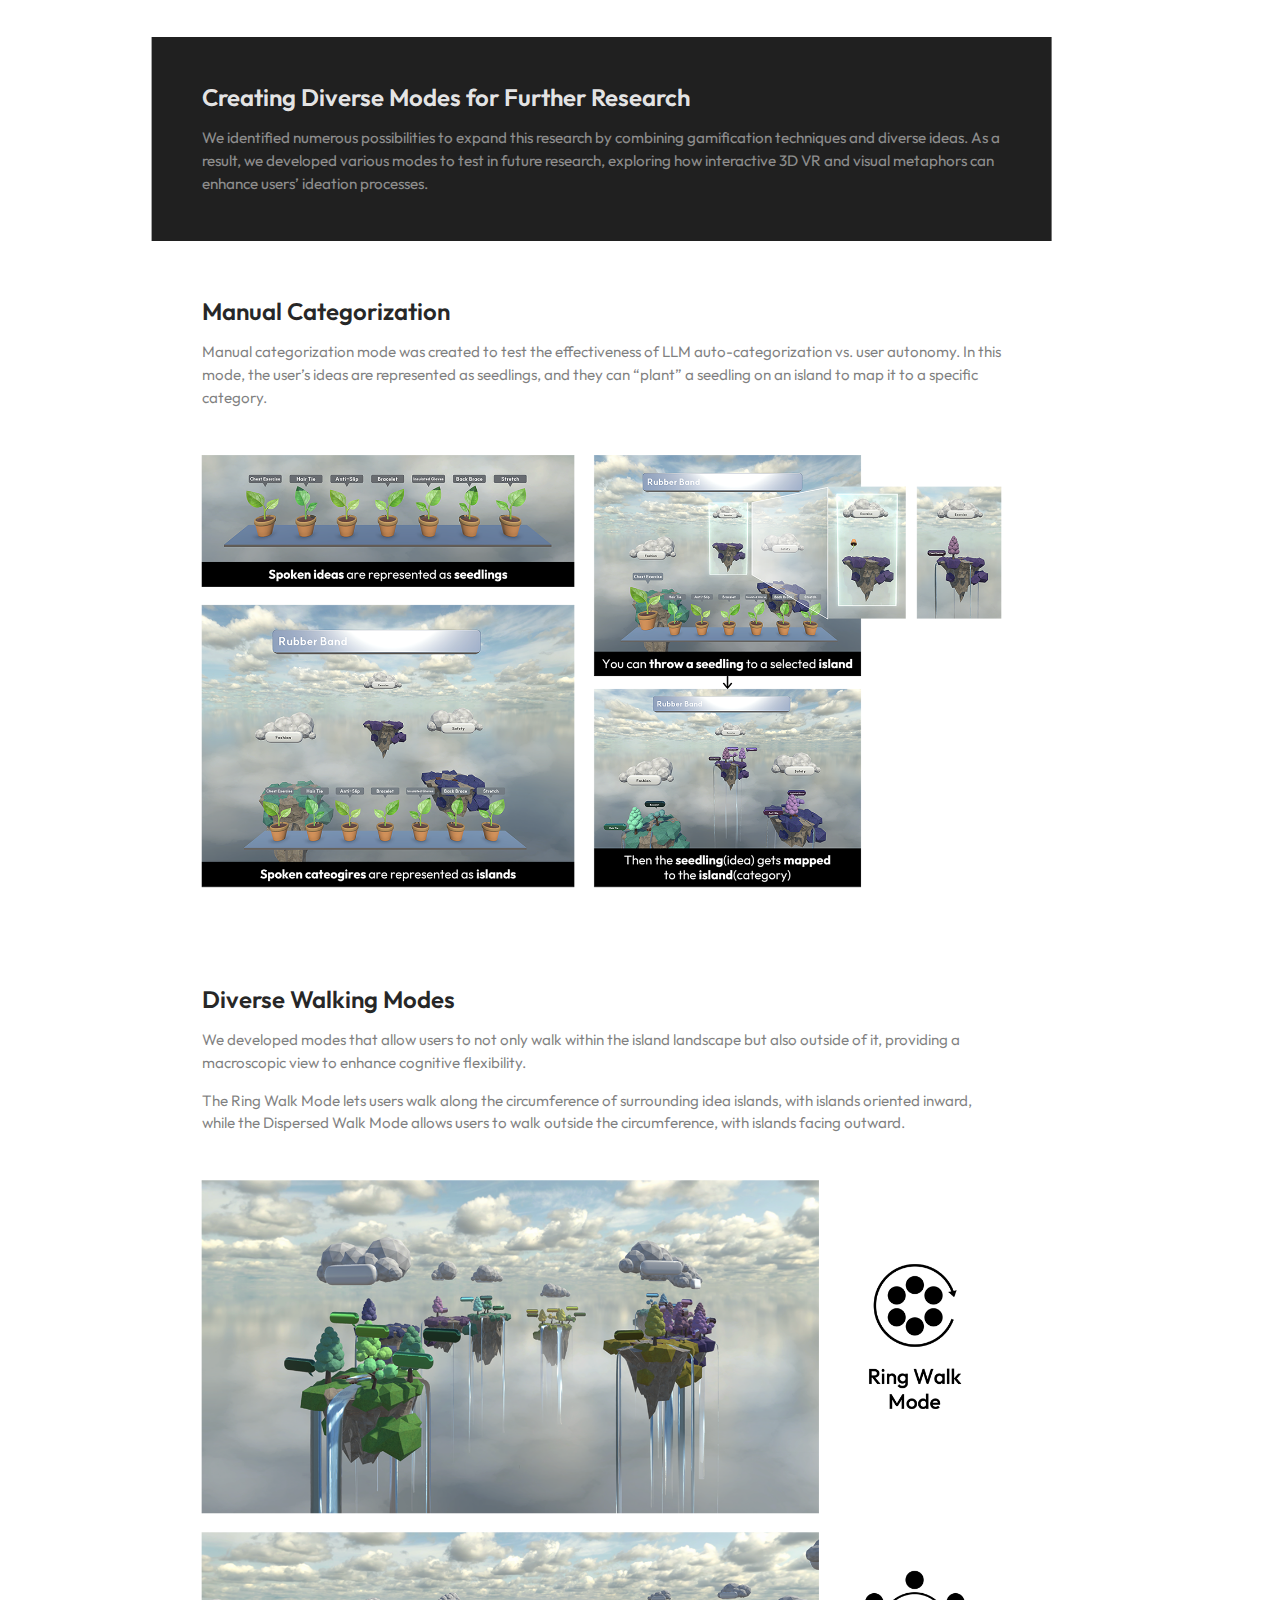
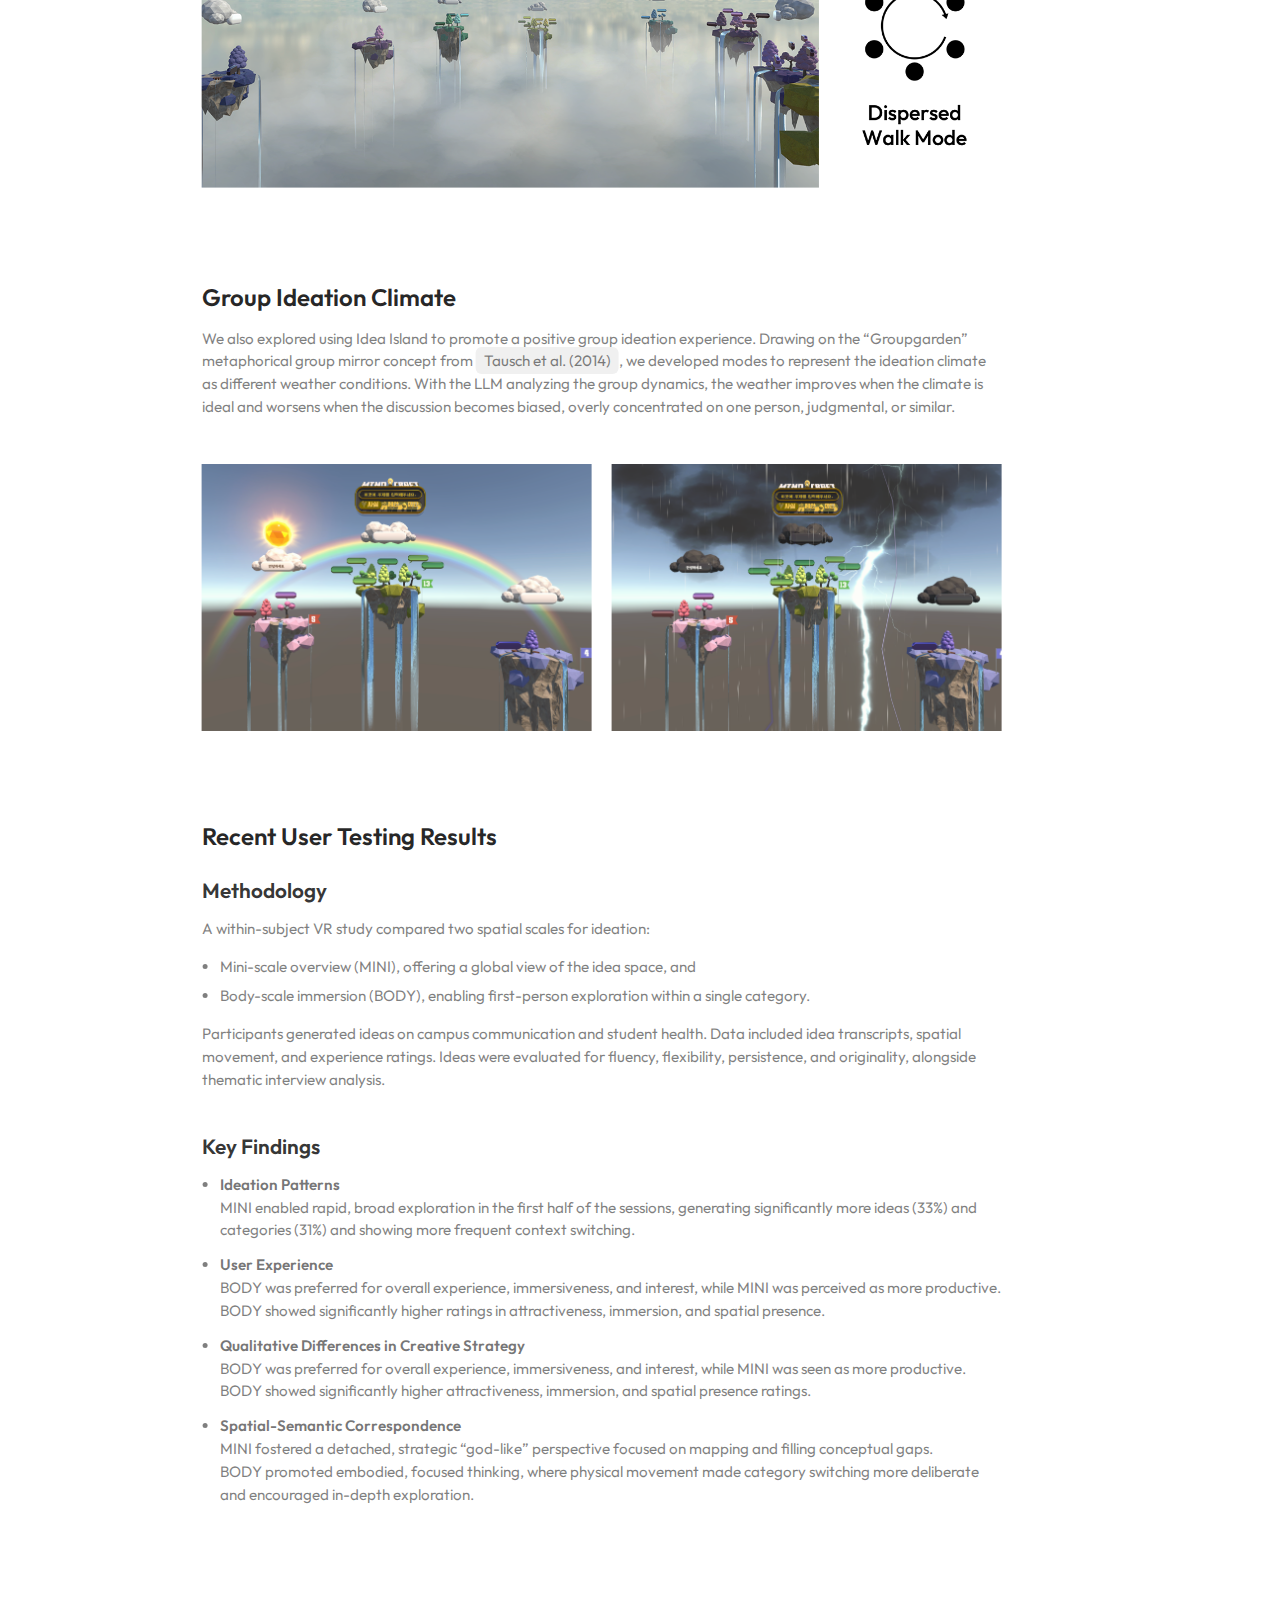
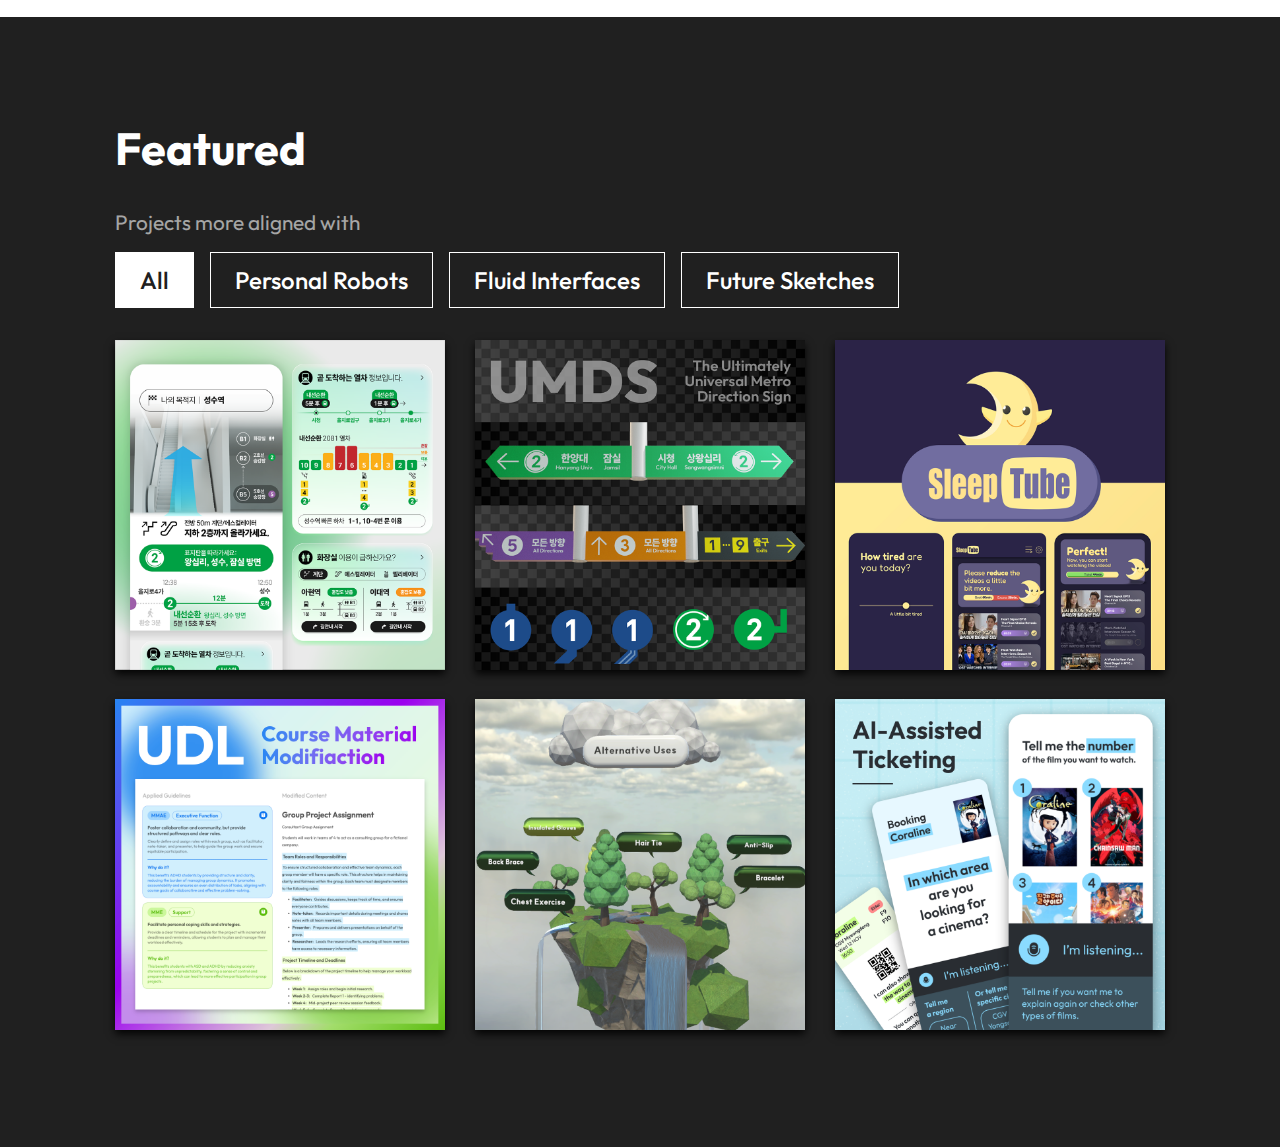
<file: idea-island.html>
<!DOCTYPE html>
<html lang="en">

<head>
    <meta charset="UTF-8">
    <meta name="viewport" content="width=device-width, initial-scale=1.0">
    <title>Idea Island - Seung Wook Hong Portfolio</title>
    <link rel="stylesheet" href="style.css">
    <link
        href="https://fonts.googleapis.com/css2?family=Outfit:wght@100;300;400;600;700&family=Inter:wght@300;400;500;600&display=swap"
        rel="stylesheet">
    <link rel="preload" href="subpage.js" as="script">
    <link rel="icon" type="image/png" sizes="32x32" href="common-assets/favicon.png">
    <link rel="apple-touch-icon" sizes="180x180" href="common-assets/apple-favicon.png">
</head>

<body>
    <div id="header-r"></div>
    <main>
        <div class="subpage">
            <div class="subpage-body">
                <div class="subpage-section">
                    <h1 class="subpage-element">Idea Island</h1>
                    <p class="subtext">Research Internship at SNU HCS Lab</p>
                    <div class="tags">
                        <div class="tag filled">Programming</div>
                        <div class="tag filled">3D Design</div>
                        <div class="tag filled">3D Animation</div>
                        <div class="tag">Unity / C#</div>
                        <div class="tag">Blender</div>
                    </div>
                    <div class="overview">
                        <div class="overview-entry">
                            <p class="overview-title">MY ROLE</p>
                            <p class="overview-content">Concept</p>
                            <p class="overview-explanation">Idea Island & Body-Scale Exploration Concept</p>
                            <p class="overview-content">Implementation</p>
                            <p class="overview-explanation">Design & Implementation of the Artifact</p>
                        </div>
                        <div class="overview-entry">
                            <p class="overview-title">TEAM</p>
                            <p class="overview-content">1 Research Advisor</p>
                            <p class="overview-content">1 Doctoral Student</p>
                            <p class="overview-content">1 Research Intern</p>
                            <p class="overview-explanation">Myself</p>
                        </div>
                        <div class="overview-entry">
                            <p class="overview-title">DURATION</p>
                            <p class="overview-content">Jun 2024 - Aug 2024</p>
                            <p class="overview-content">2 months</p>
                            <p class="overview-content">40 hrs / week</p>
                        </div>
                    </div>
                    <img src="subpage-assets/idea-island/main.png" alt="">
                </div>
                <div class="subpage-section">
                    <h2 class="section-ignore">What’s Interesting / Innovative</h2>
                    <ul>
                        <li>Translating the <strong>“Dual Pathways to Creativity” model into a spatial and embodied
                                interaction structure</strong>, with the aim of supporting users’ engagement with
                            diverse creative
                            strategies through different interaction modes</li>
                        <li>Leveraging <strong>physical movement and navigation</strong> in VR as an <strong>active
                                cognitive intervention</strong> to
                            support the creative process</li>
                        <li>Proposing <strong>multiple interaction modes as research probes</strong> to examine how
                            immersive environments shape creative behavior</li>
                    </ul>
                </div>
                <div class="subpage-section">
                    <h2 class="section-ignore">Relevant to: Future Sketches Group</h2>
                    <ul>
                        <li>Demonstrates interest in creating novel forms of interactive systems that support human
                            creativity
                        </li>
                        <li>Demonstrates the ability to rapidly implement ideas through coding and acquire new technical
                            skills, including Unity (C#), within a short timeframe</li>
                        <li>Shows the ability to rapidly acquire new technical skills, including JavaScript, within a
                            single semester</li>
                        <li>Demonstrates creative ideation through the exploration of diverse design directions</li>
                    </ul>
                </div>
                <hr class="section-divider">
                <div class="subpage-section">
                    <h2>Introduction</h2>
                    <p>Idea Island is based on the “Dual Pathways to Creativity Model” by <a class="intext-link"
                            href="https://www.tandfonline.com/doi/full/10.1080/10463281003765323" target="_blank"
                            rel="noopener">Nijstad et al. (2010)</a> which introduces
                        two pathways to achieve creativity: flexibility, which
                        considers various categories for new ideas, and persistence, which focuses deeply on a few
                        category.</p>
                    <img src="subpage-assets/idea-island/structure.png" alt="">
                    <br><br>
                    <p>Idea Island is a novel application designed to provide users with a fun and more effective
                        ideation experience. It uses LLM to classify and visually represent
                        creative ideas in a metaphorical landscape in VR. The user’s ideas are mapped as
                        trees and categories generated by the LLM are visualized as islands where the trees belong.</p>
                    <p>Idea Island was designed with the intention that, as users explore these island landscapes, they
                        can think broadly, fostering cognitive flexibility. Conversely, when they focus on or navigate
                        within a specific island, they can engage in deeper thinking about that category, fostering
                        cognitive persistence.</p>
                    <img src="subpage-assets/idea-island/intro.png" alt="">
                </div>
                <div class="subpage-section">
                    <h2>Status Quo Ante</h2>
                    <p>When I joined the team, the research had already progressed through user studies, and a
                        landscape-style artifact had been implemented to visualize users’ ideas. However, the team
                        needed more creative input to make the artifact unique. Additionally, the existing artifact did
                        not fully meet key requirements: a clear three-level representation, visual
                        distinction of categories for balanced discussion, and a strong visual metaphor providing an
                        intuitive overview.</p>
                    <p>To address these challenges, I developed the island + tree + fruit representation, where
                        categories are divided into islands with different colors to enhance clarity and distinction. I
                        also ensured that category names and statuses remain constantly visible within the artifact for
                        better usability.</p>
                    <img src="subpage-assets/idea-island/statusquo.png" alt="">
                </div>
                <div class="subpage-section background-black">
                    <h2 class="section-emph">Main Challenge</h2>
                    <p class="strong">“How can we further develop the artifact to better strengthen the cognitive
                        flexbility and persistence pathways?”</p>
                </div>
                <div class="subpage-section">
                    <h2>Making the Landscape Explorable</h2>
                    <p>One idea I introduced was integrating the finding of <a class="intext-link"
                            href="https://psycnet.apa.org/record/2014-14435-001" target="_blank" rel="noopener">Oppezzo
                            and Schwartz (2014)</a> that walking while ideating
                        enhances creativity. Since we were developing a 3D VR artifact, I saw an opportunity to leverage
                        its interactivity by making the Idea Island landscape walkable and explorable, creating a more
                        immersive and focused ideation experience.</p>
                    <p>I then developed this feature, enabling users to ideate while walking through the landscape,
                        explore the surrounding islands of different categories, and even take a cloud ride to
                        another island to discover new idea categories.</p>
                    <img src="subpage-assets/idea-island/inside-landscape.png" alt="">
                </div>
                <div class="subpage-section background-black">
                    <h2 class="section-emph">Creating Diverse Modes for Further Research</h2>
                    <p>We identified numerous possibilities to expand this research by combining gamification techniques
                        and diverse ideas. As a result, we developed various modes to test in future research, exploring
                        how interactive 3D VR and visual metaphors can enhance users’ ideation processes.</p>
                </div>
                <div class="subpage-section">
                    <h2>Manual Categorization</h2>
                    <p>Manual categorization mode was created to test the effectiveness of LLM auto-categorization
                        vs. user autonomy. In this mode, the user’s ideas are represented as seedlings, and they can
                        “plant” a seedling on an island to map it to a specific category.</p>
                    <img src="subpage-assets/idea-island/manual.png" alt="">
                </div>
                <div class="subpage-section">
                    <h2>Diverse Walking Modes</h2>
                    <p>We developed modes that allow users to not only walk within the island landscape but also outside
                        of it, providing a macroscopic view to enhance cognitive flexibility.</p>
                    <p>The Ring Walk Mode lets users walk along the circumference of surrounding idea islands, with
                        islands oriented inward, while the Dispersed Walk Mode allows users to walk outside the
                        circumference, with islands facing outward.</p>
                    <img src="subpage-assets/idea-island/walkmodes.png" alt="">
                </div>
                <div class="subpage-section">
                    <h2>Group Ideation Climate</h2>
                    <p>We also explored using Idea Island to promote a positive group ideation experience. Drawing on
                        the “Groupgarden” metaphorical group mirror concept from <a class="intext-link"
                            href="https://dl.acm.org/doi/10.1145/2639189.2639215" target="_blank" rel="noopener">Tausch
                            et al. (2014)</a>, we developed
                        modes to represent the ideation climate as different weather conditions. With the LLM analyzing
                        the group dynamics, the weather improves when the climate is ideal and worsens when the
                        discussion becomes biased, overly concentrated on one person, judgmental, or similar.</p>
                    <div class="imagebox">
                        <img src="subpage-assets/idea-island/goodweather.png" alt="">
                        <img src="subpage-assets/idea-island/badweather.png" alt="">
                    </div>
                </div>
                <div class="subpage-section">
                    <h2>Recent User Testing Results</h2>
                    <h3><br>Methodology</h3>
                    <p>A within-subject VR study compared two spatial scales for ideation:</p>
                    <ul>
                        <li>Mini-scale overview (MINI), offering a global view of the idea space, and</li>
                        <li>Body-scale immersion (BODY), enabling first-person exploration within a single category.
                        </li>
                    </ul>
                    <p>Participants generated ideas on campus communication and student health. Data included idea
                        transcripts, spatial movement, and experience ratings. Ideas were evaluated for fluency,
                        flexibility, persistence, and originality, alongside thematic interview analysis.
                    </p>
                    <h3><br>Key Findings</h3>
                    <ul class="wider-gap">
                        <li><strong>Ideation Patterns</strong><br>MINI enabled rapid, broad exploration in the first
                            half of the sessions, generating significantly more ideas (33%) and categories (31%) and
                            showing more frequent context switching.</li>
                        <li><strong>User Experience</strong><br>BODY was preferred for overall experience,
                            immersiveness, and interest, while MINI was perceived as more productive. BODY showed
                            significantly higher ratings in attractiveness, immersion, and spatial presence.</li>
                        <li><strong>Qualitative Differences in Creative Strategy</strong><br>BODY was preferred for
                            overall experience, immersiveness, and interest, while MINI was seen as more productive.
                            BODY showed significantly higher attractiveness, immersion, and spatial presence
                            ratings.</li>
                        <li><strong>Spatial-Semantic Correspondence</strong><br>MINI fostered a detached,
                            strategic “god-like” perspective focused on mapping and filling conceptual gaps.<br>
                            BODY promoted embodied, focused thinking, where physical movement made category switching
                            more
                            deliberate and encouraged in-depth exploration.</li>
                    </ul>
                </div>
            </div>
        </div>
    </main>
    <div id="footer-r"></div>
    <script src="subpage.js"></script>
    <script src="script.js"></script>
</body>

</html>
</file>
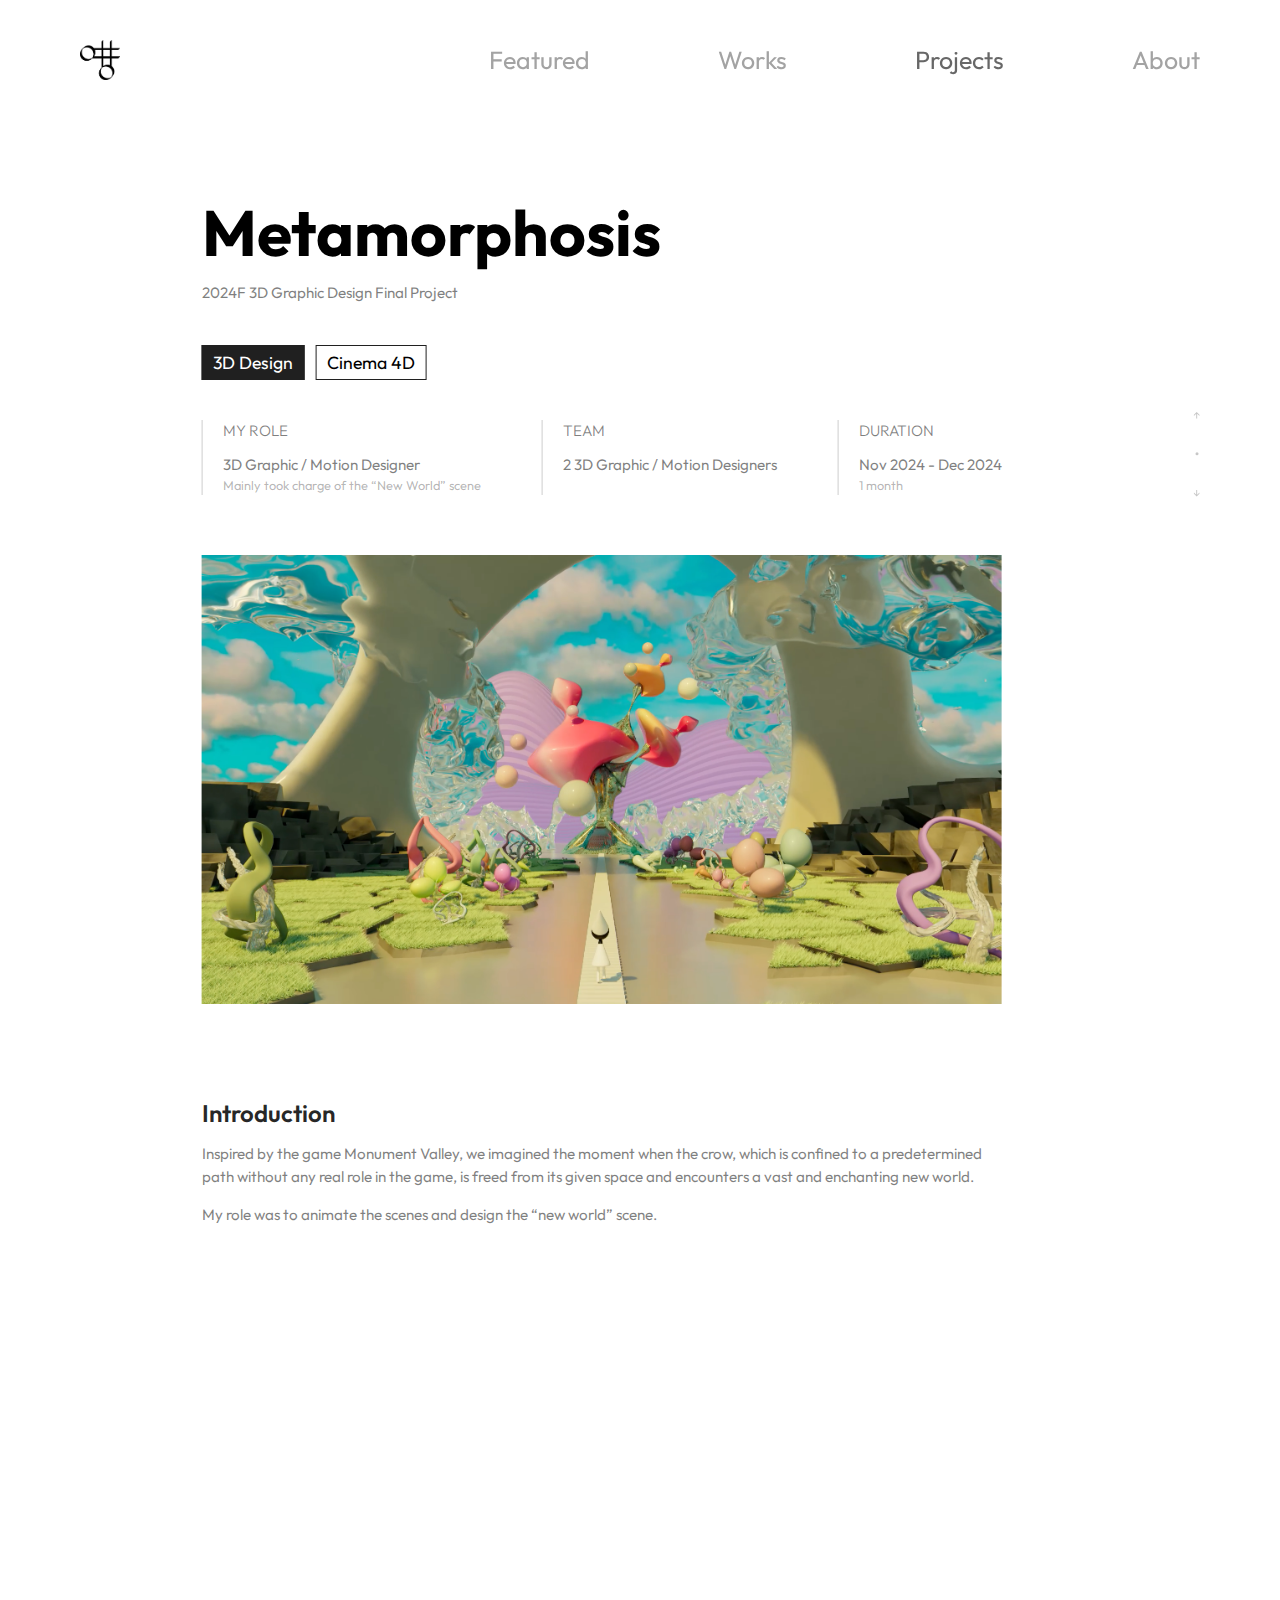
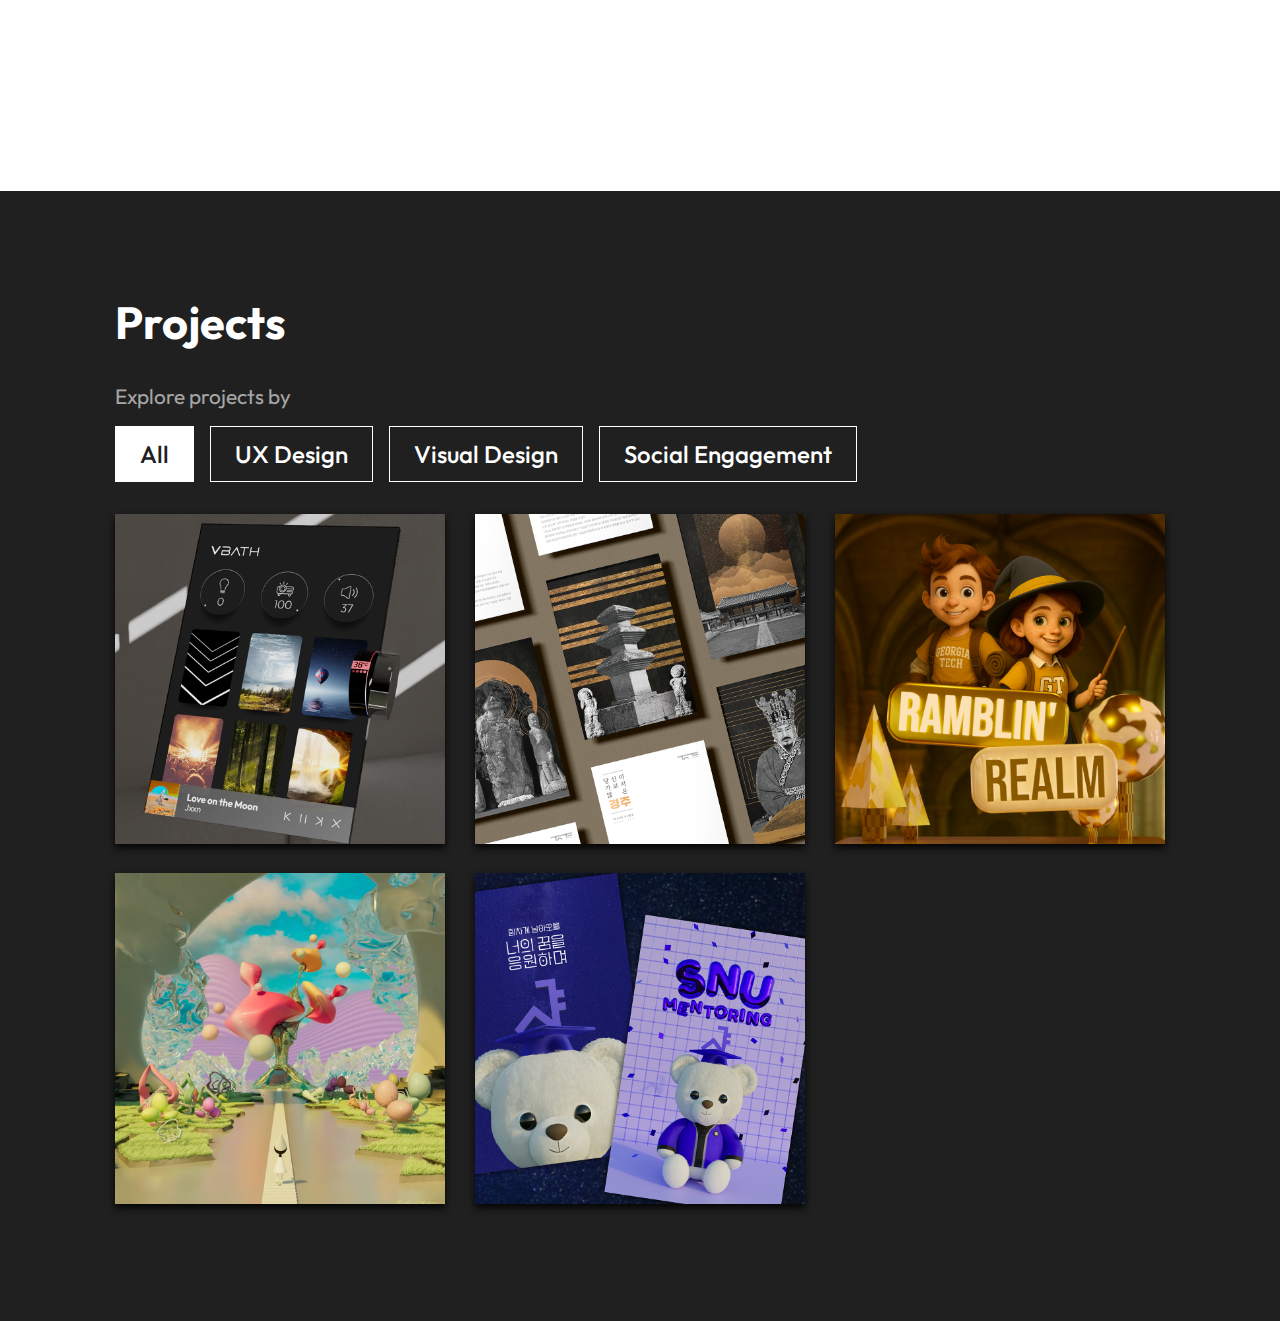
<file: metamorphosis.html>
<!DOCTYPE html>
<html lang="en">

<head>
    <meta charset="UTF-8">
    <meta name="viewport" content="width=device-width, initial-scale=1.0">
    <title>Metamorphosis - Seung Wook Hong Portfolio</title>
    <link rel="stylesheet" href="style.css">
    <link
        href="https://fonts.googleapis.com/css2?family=Outfit:wght@100;300;400;600;700&family=Inter:wght@300;400;500;600&display=swap"
        rel="stylesheet">
    <link rel="preload" href="subpage.js" as="script">
    <link rel="icon" type="image/png" sizes="32x32" href="common-assets/favicon.png">
    <link rel="apple-touch-icon" sizes="180x180" href="common-assets/apple-favicon.png">
</head>

<body>
    <div id="header-p"></div>
    <main>
        <div class="subpage">
            <div class="subpage-body">
                <div class="subpage-section">
                    <h1 class="subpage-element">Metamorphosis</h1>
                    <p class="subtext">2024F 3D Graphic Design Final Project
                    </p>
                    <div class="tags">
                        <div class="tag filled">3D Design</div>
                        <div class="tag">Cinema 4D</div>
                    </div>
                    <div class="overview">
                        <div class="overview-entry">
                            <p class="overview-title">MY ROLE</p>
                            <p class="overview-content">3D Graphic / Motion Designer</p>
                            <p class="overview-explanation">Mainly took charge of the “New World” scene</p>
                        </div>
                        <div class="overview-entry">
                            <p class="overview-title">TEAM</p>
                            <p class="overview-content">2 3D Graphic / Motion Designers</p>
                        </div>
                        <div class="overview-entry">
                            <p class="overview-title">DURATION</p>
                            <p class="overview-content">Nov 2024 - Dec 2024</p>
                            <p class="overview-explanation">1 month</p>
                        </div>
                    </div>
                    <img src="subpage-assets/metamorphosis/main.png" alt="">
                </div>

                <div class="subpage-section">
                    <h2>Introduction</h2>
                    <p>Inspired by the game Monument Valley, we imagined the moment when the crow, which is confined to
                        a predetermined path without any real role in the game, is freed from its given space and
                        encounters a vast and enchanting new world.</p>
                    <p>My role was to animate the scenes and design the “new world” scene.</p>
                    <iframe src="https://www.youtube.com/embed/9Wis3VOOy2M?si=F-jlwZLv59qlQlpc"
                        title="YouTube video player" frameborder="0"
                        allow="accelerometer; autoplay; clipboard-write; encrypted-media; gyroscope; picture-in-picture; web-share"
                        referrerpolicy="strict-origin-when-cross-origin" allowfullscreen></iframe>
                </div>
            </div>
        </div>
    </main>
    <div id="footer-p"></div>
    <script src="subpage.js"></script>
    <script src="script.js"></script>
</body>

</html>
</file>
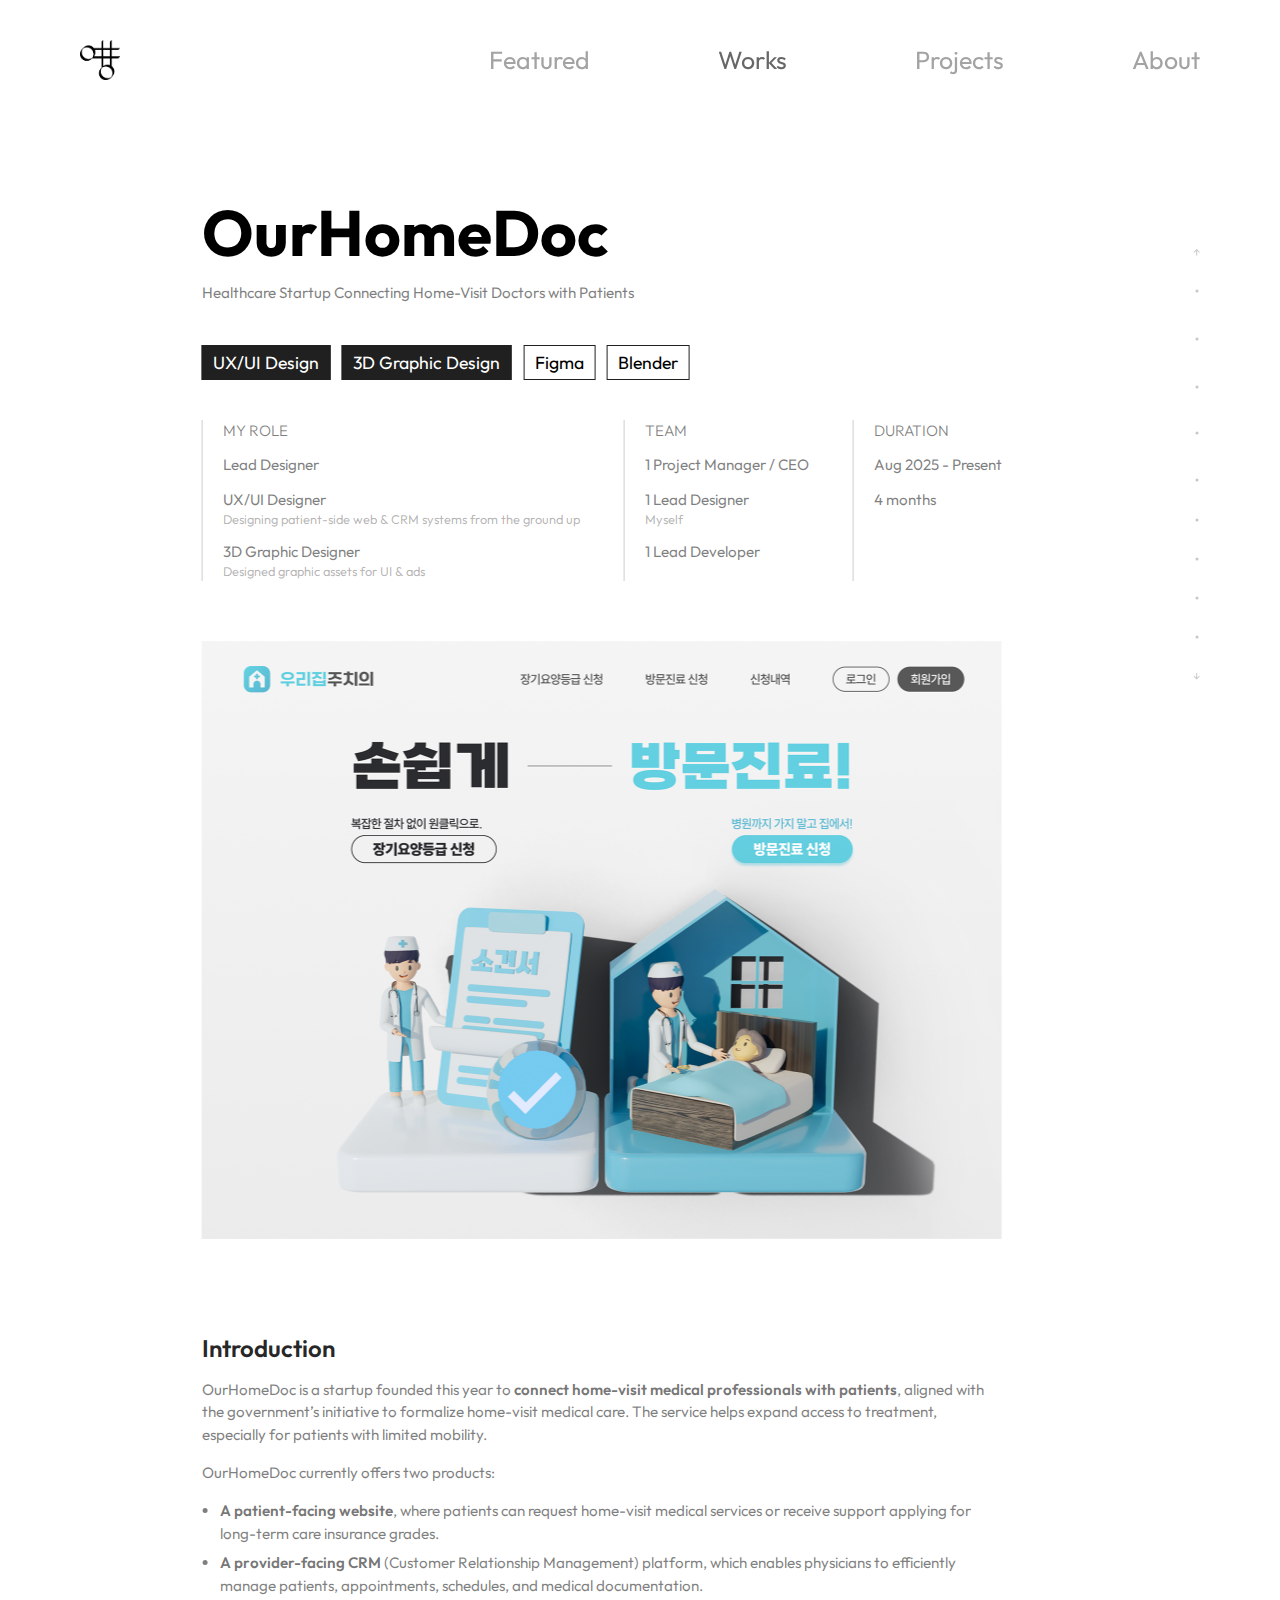
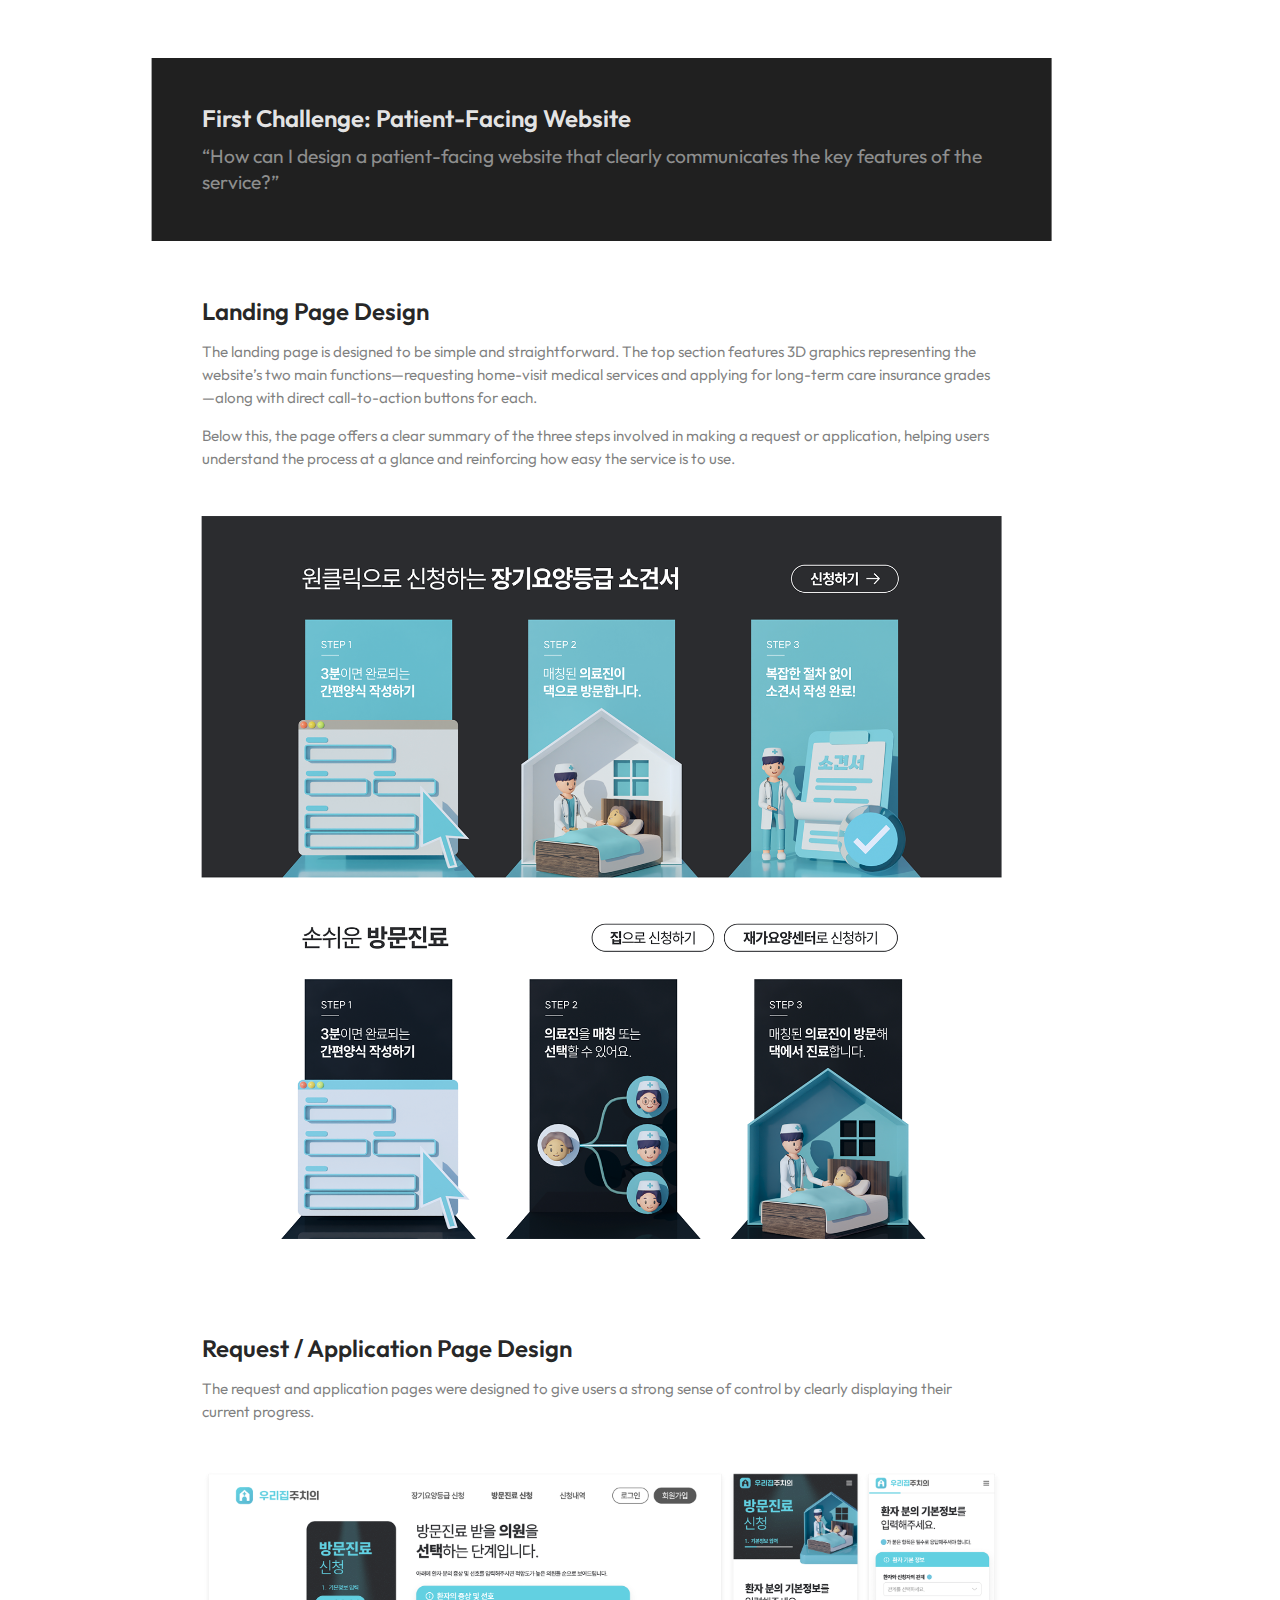
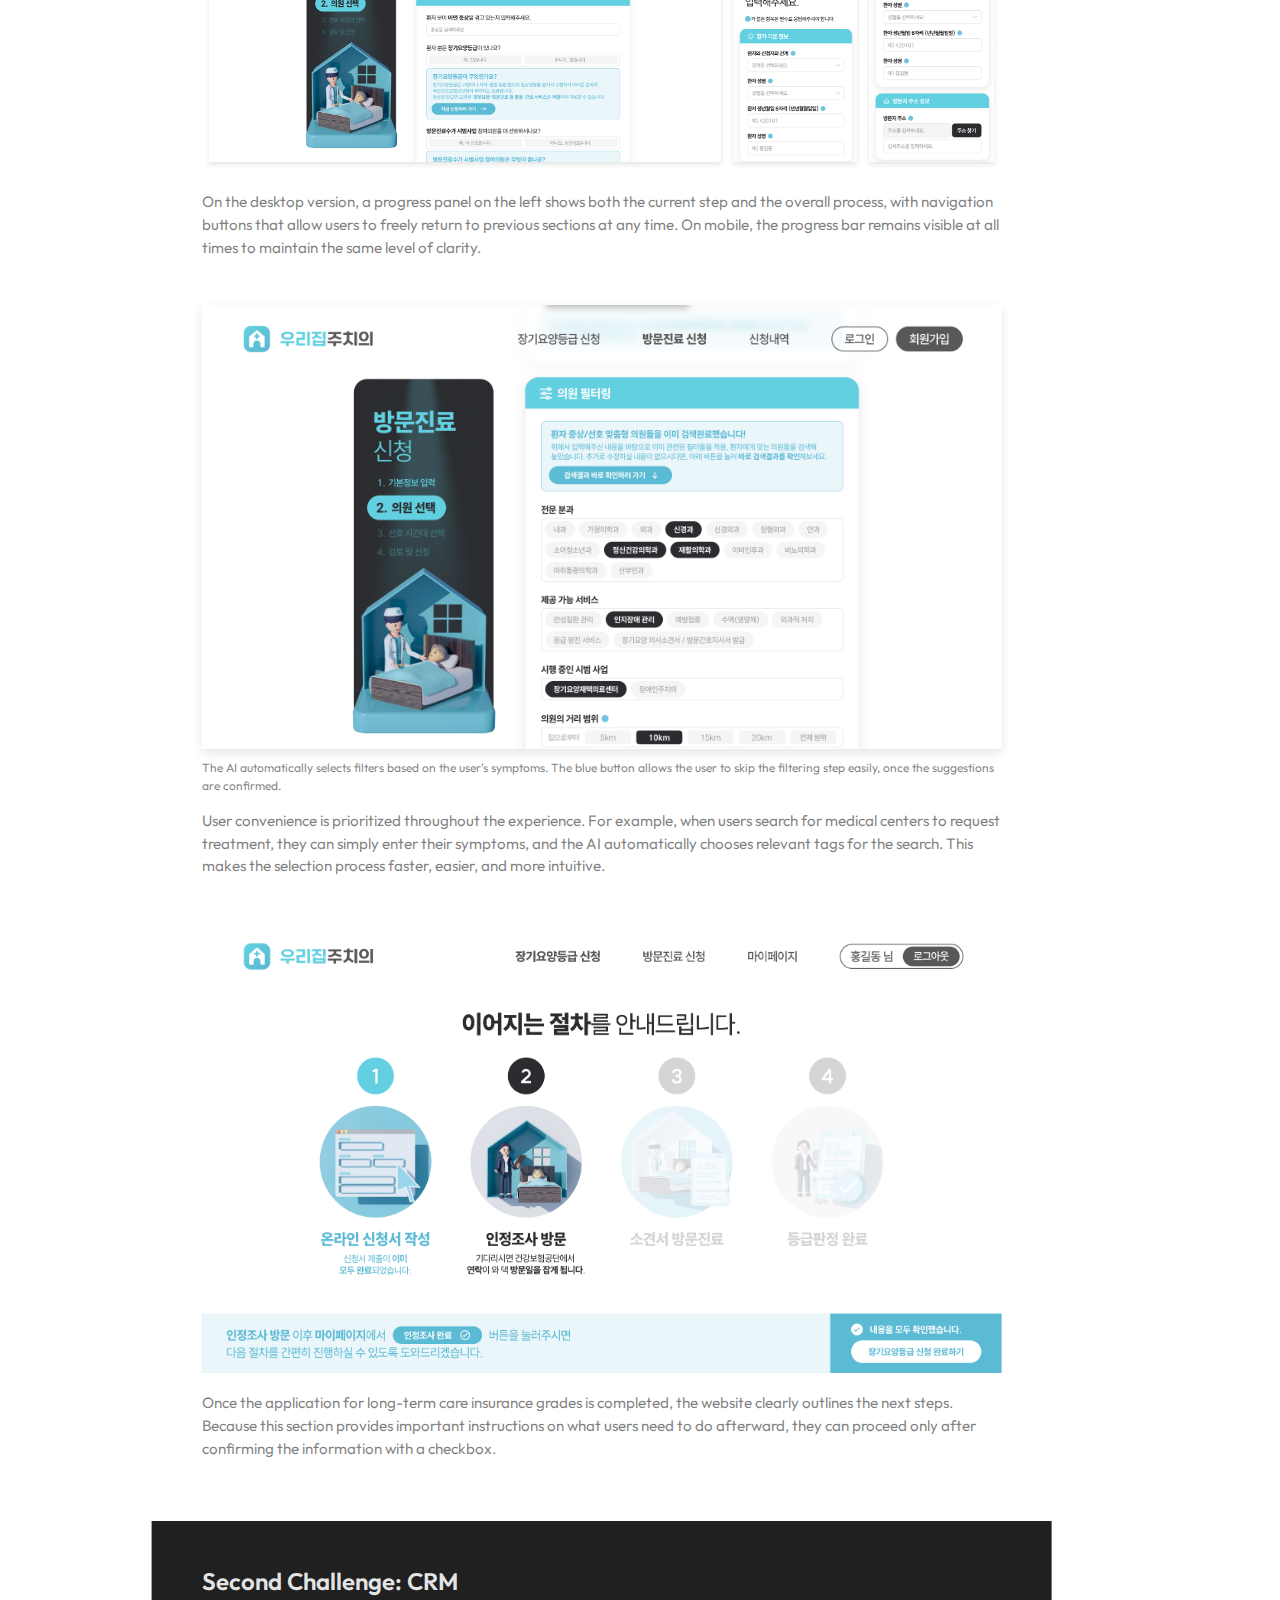
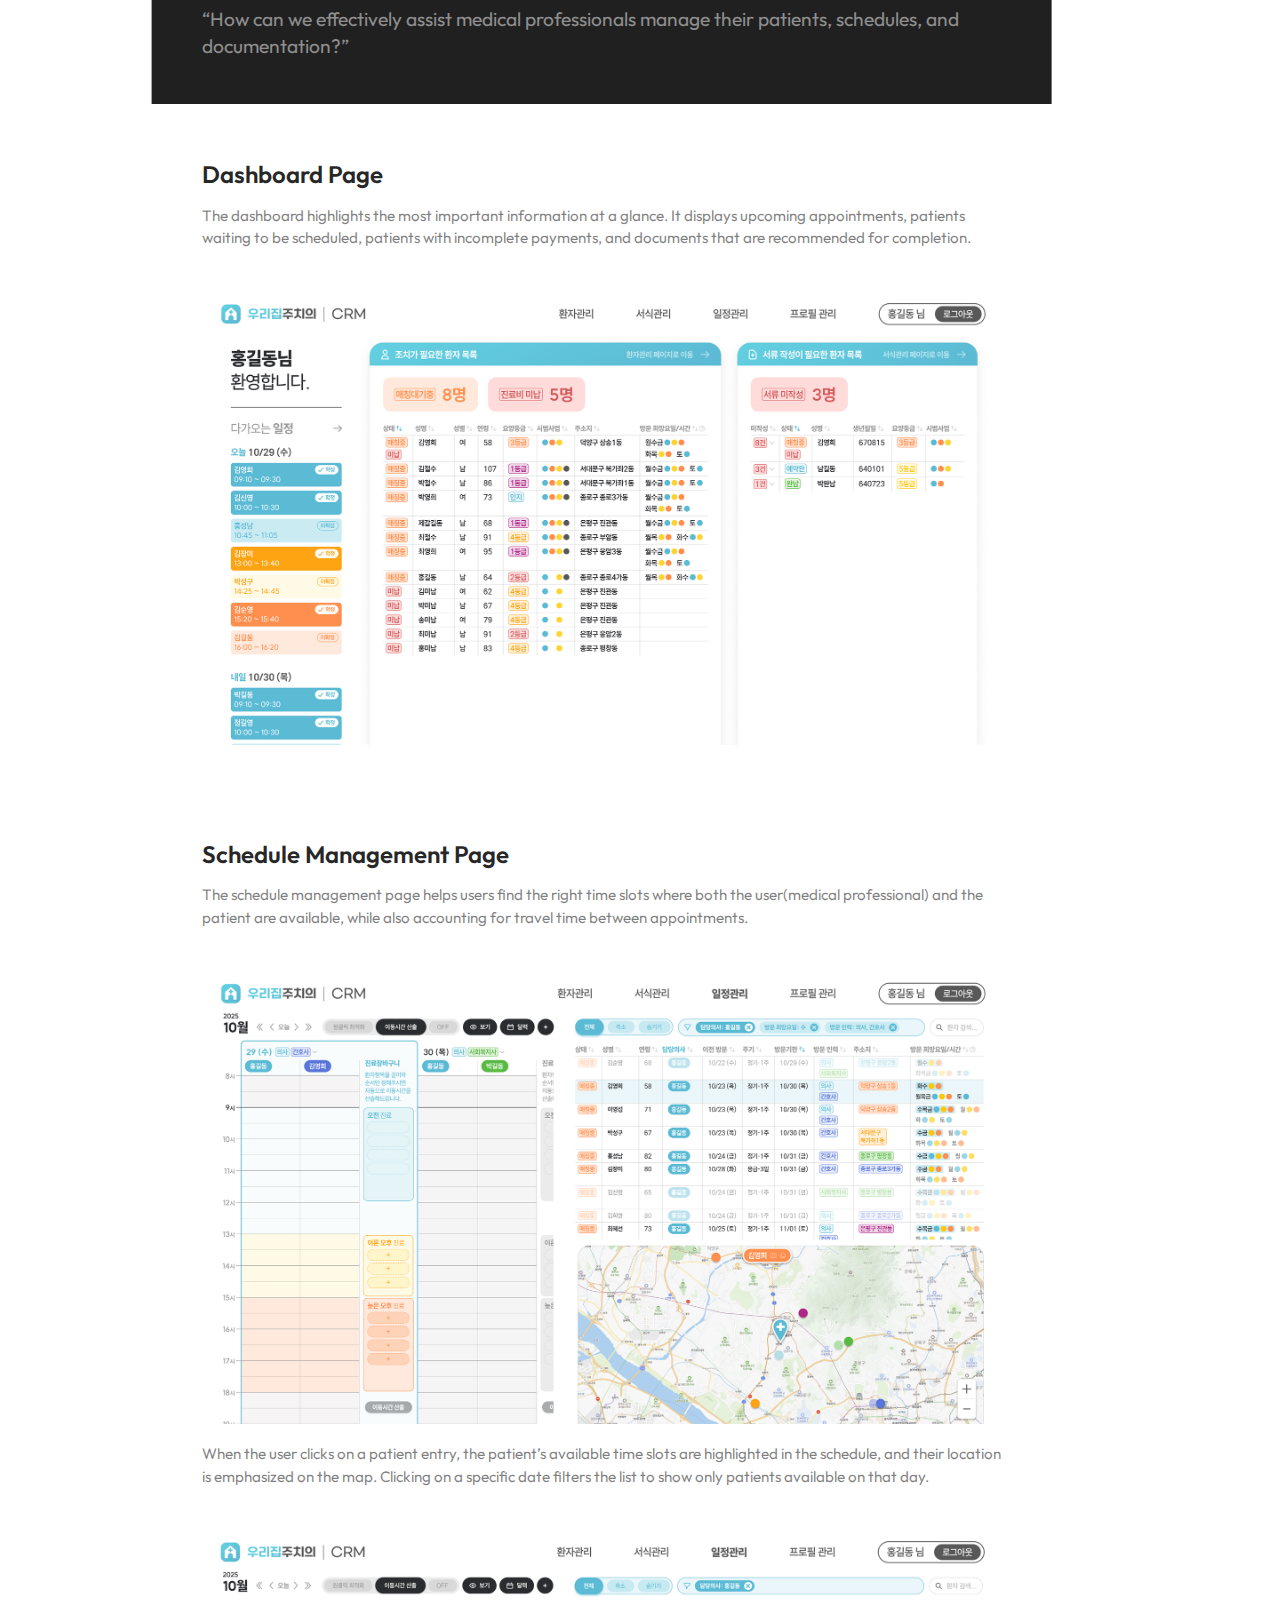
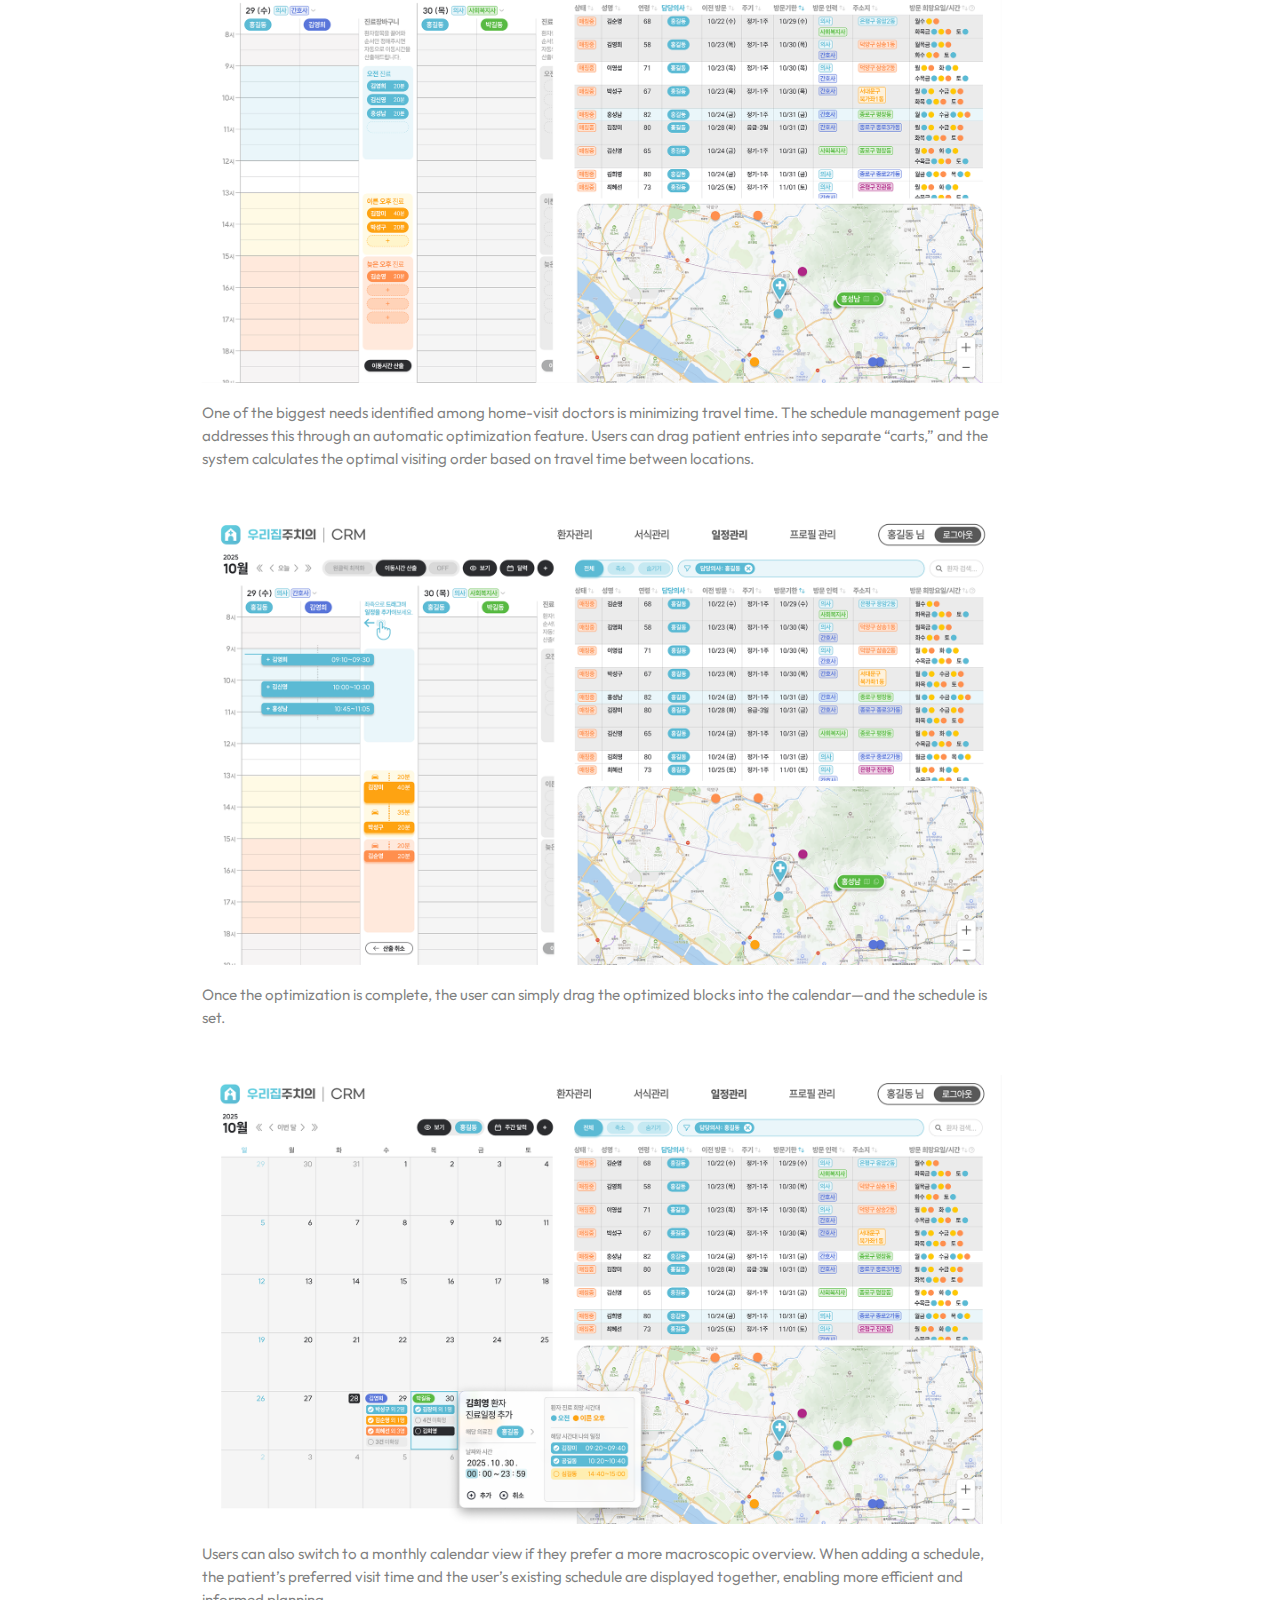
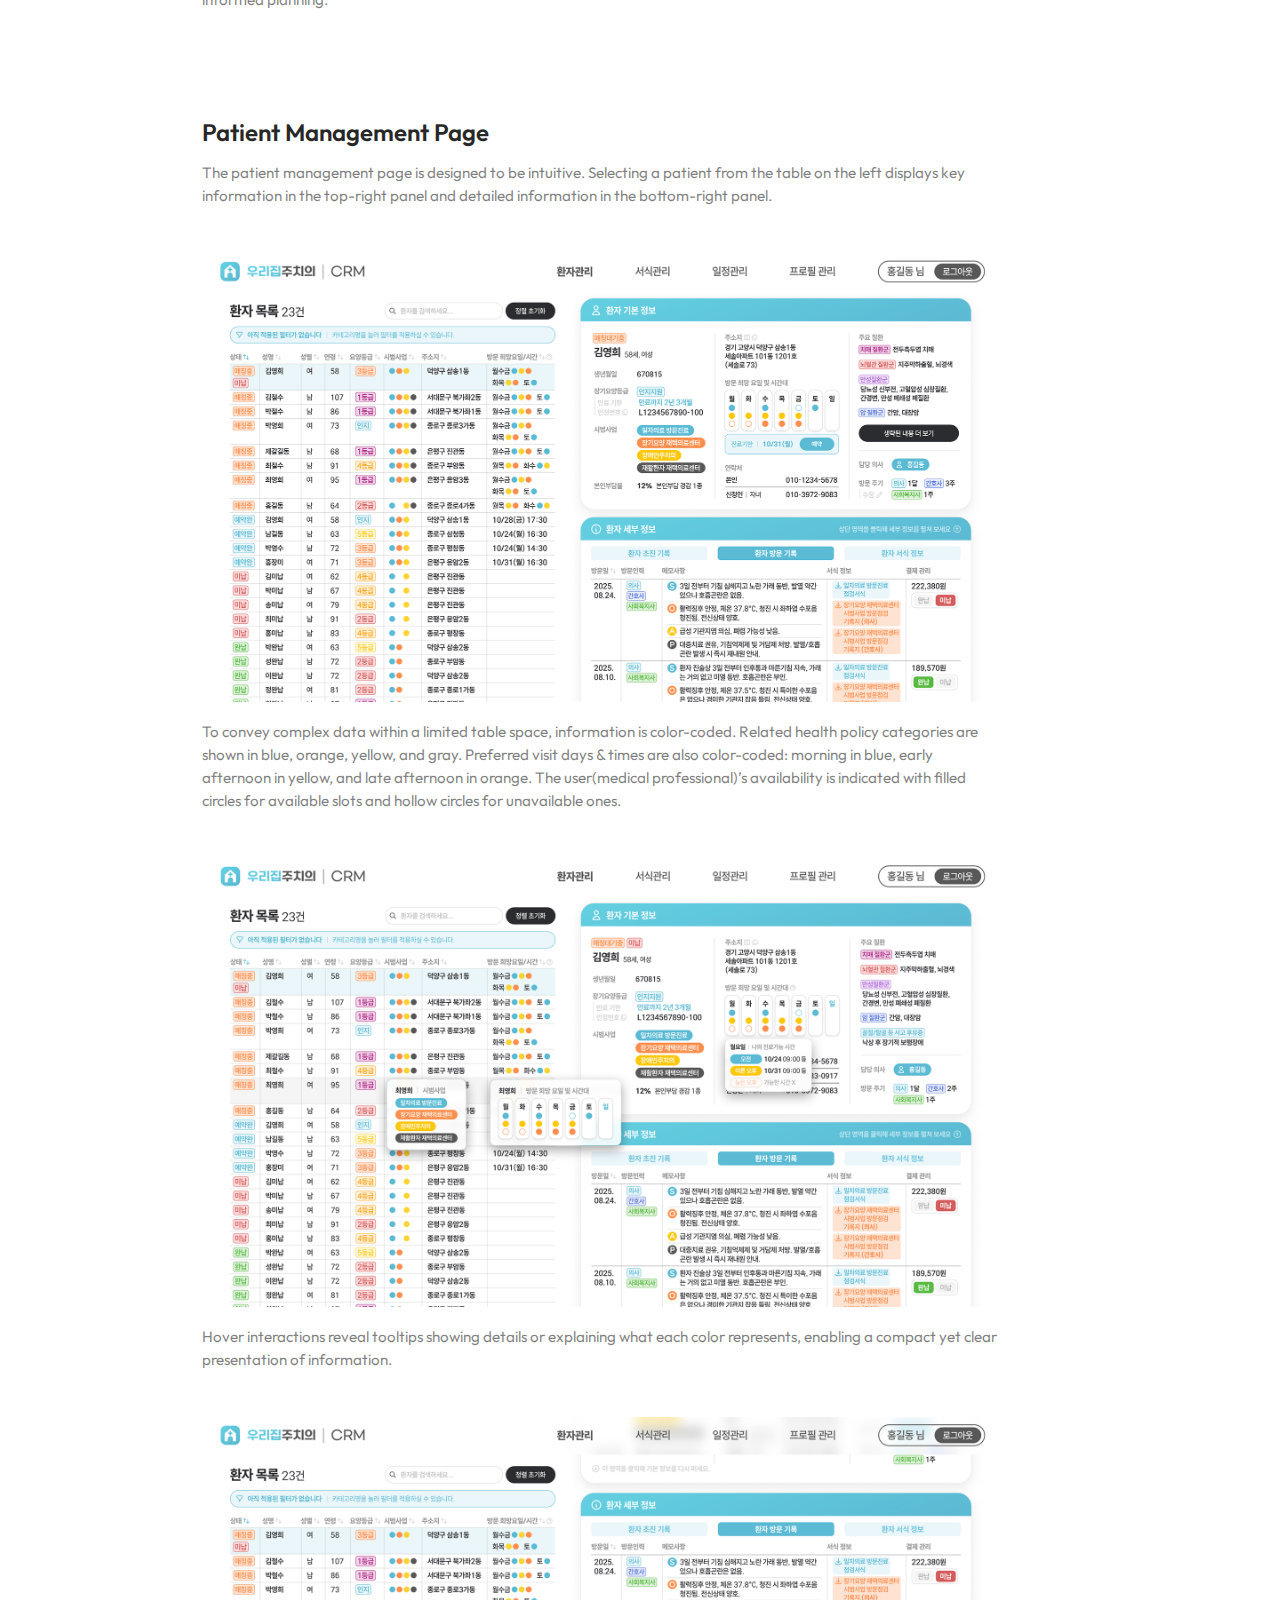
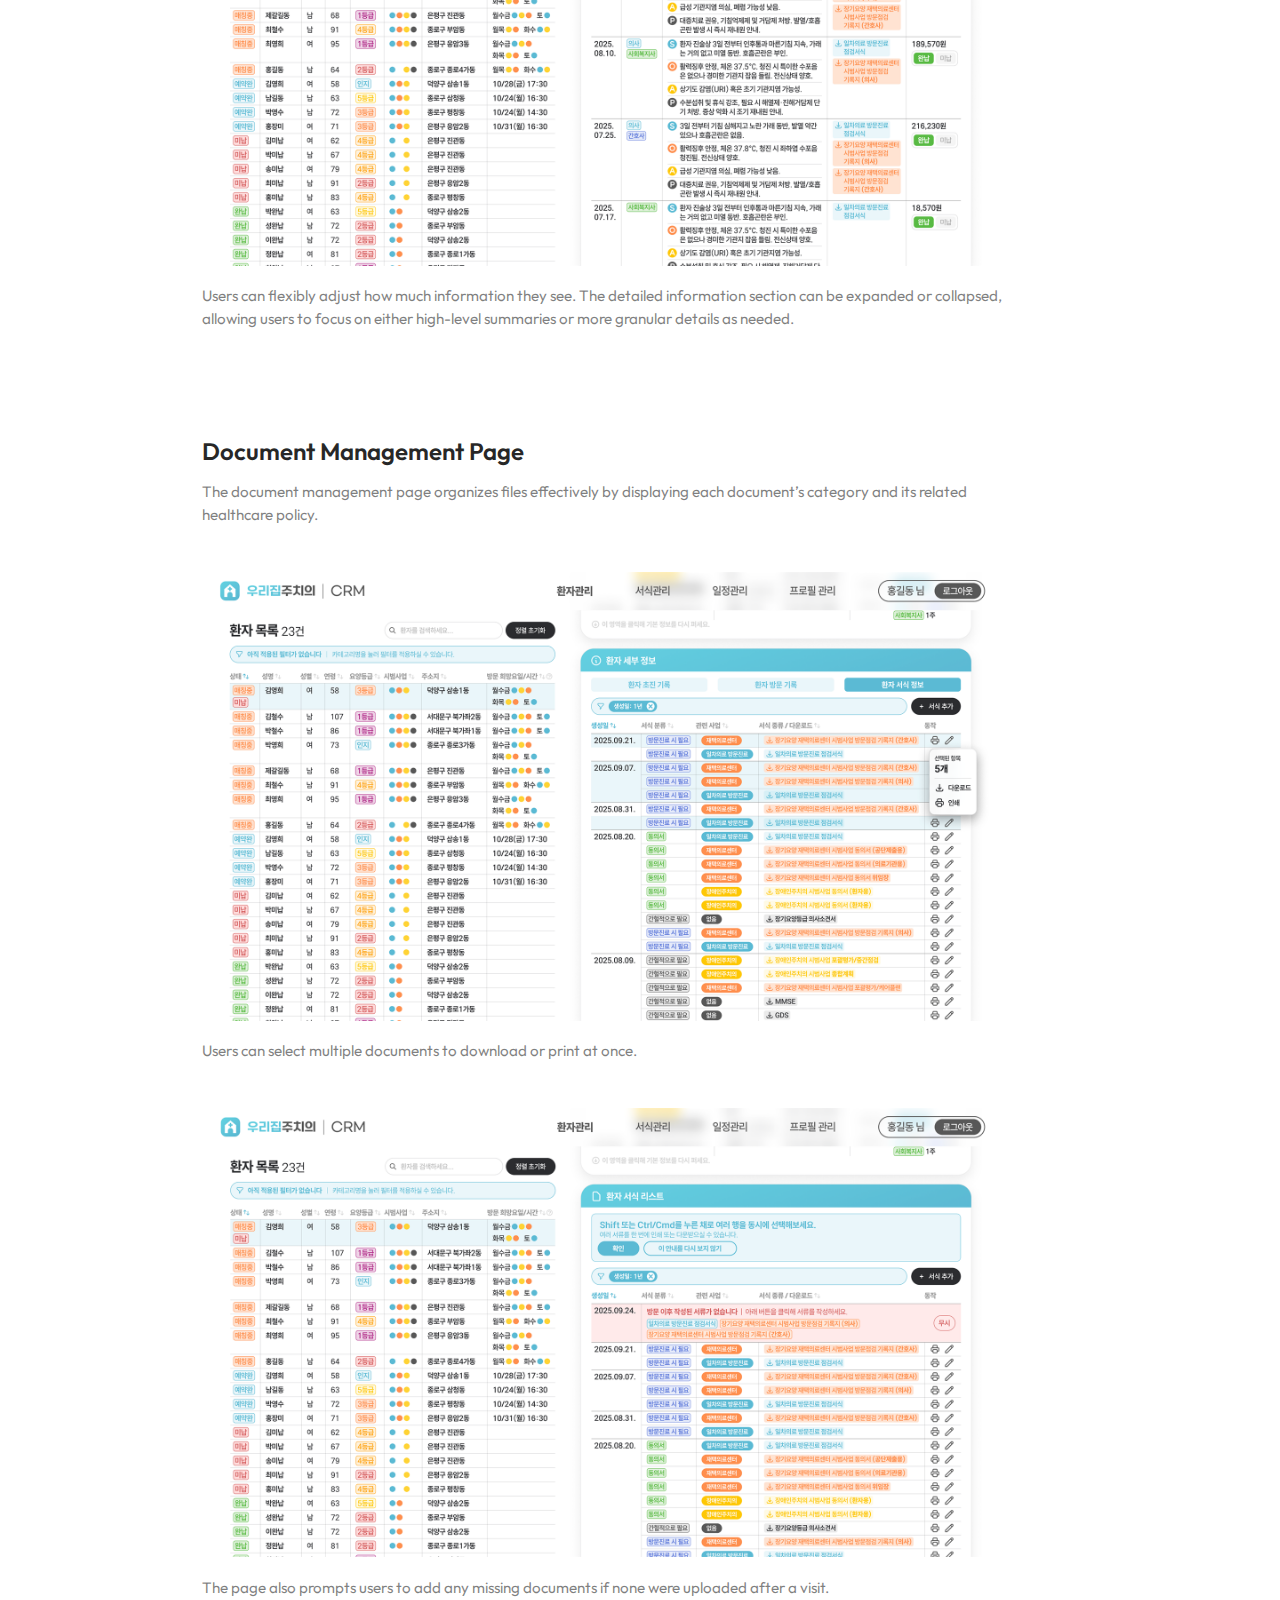
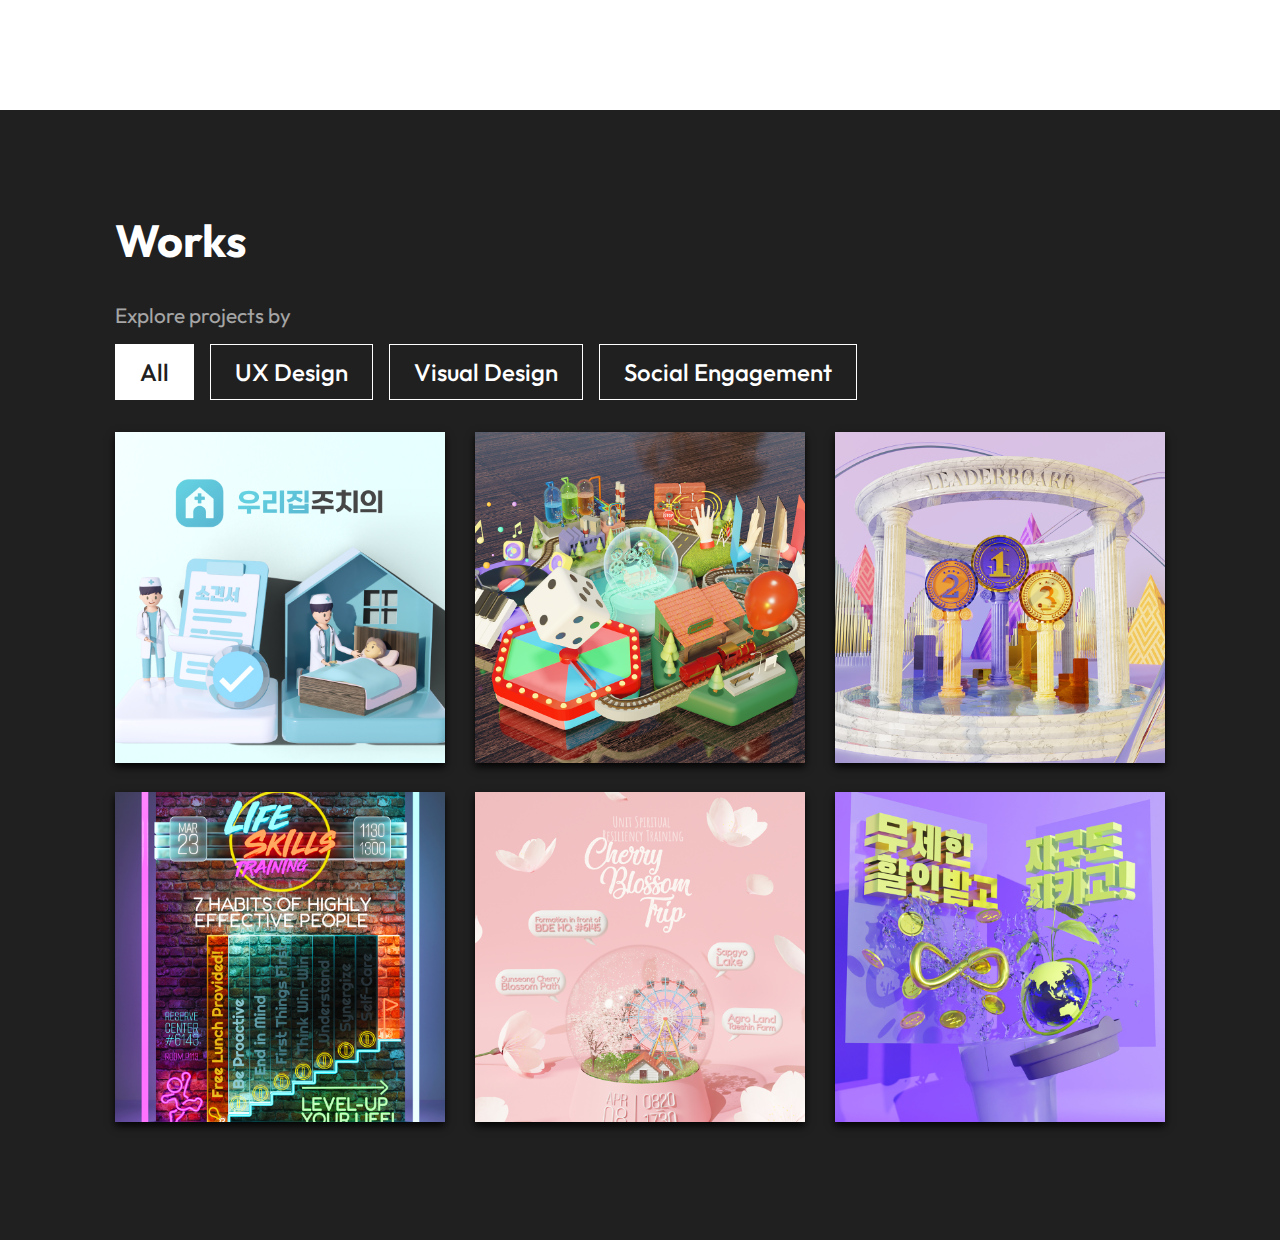
<file: ourhomedoc.html>
<!DOCTYPE html>
<html lang="en">

<head>
    <meta charset="UTF-8">
    <meta name="viewport" content="width=device-width, initial-scale=1.0">
    <title>OurHomeDoc - Seung Wook Hong Portfolio</title>
    <link rel="stylesheet" href="style.css">
    <link
        href="https://fonts.googleapis.com/css2?family=Outfit:wght@100;300;400;600;700&family=Inter:wght@300;400;500;600&display=swap"
        rel="stylesheet">
    <link rel="preload" href="subpage.js" as="script">
    <link rel="icon" type="image/png" sizes="32x32" href="common-assets/favicon.png">
    <link rel="apple-touch-icon" sizes="180x180" href="common-assets/apple-favicon.png">
</head>

<body>
    <div id="header-w"></div>
    <main>
        <div class="subpage">
            <div class="subpage-body">
                <div class="subpage-section">
                    <h1 class="subpage-element">OurHomeDoc</h1>
                    <p class="subtext">Healthcare Startup Connecting Home-Visit Doctors with Patients
                    </p>
                    <div class="tags">
                        <div class="tag filled">UX/UI Design</div>
                        <div class="tag filled">3D Graphic Design</div>
                        <div class="tag">Figma</div>
                        <div class="tag">Blender</div>
                    </div>
                    <div class="overview">
                        <div class="overview-entry">
                            <p class="overview-title">MY ROLE</p>
                            <p class="overview-content">Lead Designer</p>
                            <p class="overview-content">UX/UI Designer</p>
                            <p class="overview-explanation">Designing patient-side web & CRM systems from the ground up</p>
                            <p class="overview-content">3D Graphic Designer</p>
                            <p class="overview-explanation">Designed graphic assets for UI & ads</p>
                        </div>
                        <div class="overview-entry">
                            <p class="overview-title">TEAM</p>
                            <p class="overview-content">1 Project Manager / CEO</p>
                            <p class="overview-content">1 Lead Designer</p>
                            <p class="overview-explanation">Myself</p>
                            <p class="overview-content">1 Lead Developer</p>
                        </div>
                        <div class="overview-entry">
                            <p class="overview-title">DURATION</p>
                            <p class="overview-content">Aug 2025 - Present</p>
                            <p class="overview-content">4 months</p>
                        </div>
                    </div>
                    <img src="subpage-assets/ourhomedoc/landing.png" alt="">
                </div>
                <div class="subpage-section">
                    <h2>Introduction</h2>
                    <p>OurHomeDoc is a startup founded this year to <strong>connect home-visit medical professionals
                            with
                            patients</strong>, aligned
                        with the government’s initiative to formalize home-visit medical care. The service helps expand
                        access to treatment, especially for patients with limited mobility.</p>
                    <p>OurHomeDoc currently offers two products:</p>
                    <ul>
                        <li><strong>A patient-facing website</strong>, where patients can request home-visit medical
                            services or receive support applying for long-term care insurance grades.</li>
                        <li><strong>A provider-facing CRM</strong> (Customer Relationship Management) platform, which
                            enables physicians to efficiently manage patients, appointments, schedules, and medical
                            documentation.</li>
                    </ul>
                </div>
                <div class="subpage-section background-black">
                    <h2 class="section-emph">First Challenge: Patient-Facing Website</h2>
                    <p class="strong">“How can I design a patient-facing website that clearly communicates the key
                        features of the service?”</p>
                </div>
                <div class="subpage-section">
                    <h2>Landing Page Design</h2>
                    <p>The landing page is designed to be simple and straightforward. The top section features 3D
                        graphics representing the website’s two main functions—requesting home-visit medical services
                        and applying for long-term care insurance grades—along with direct call-to-action buttons for
                        each.</p>
                    <p>Below this, the page offers a clear summary of the three steps involved in making a request or
                        application, helping users understand the process at a glance and reinforcing how easy the
                        service is to use.</p>
                    <img src="subpage-assets/ourhomedoc/steps-section.png" alt="">
                </div>
                <div class="subpage-section">
                    <h2>Request / Application Page Design</h2>
                    <p>The request and application pages were designed to give users a strong sense of control by
                        clearly displaying their current progress.</p>
                    <img src="subpage-assets/ourhomedoc/request-page.png" alt="">
                    <p>On the desktop version, a progress panel on the left
                        shows both the current step and the overall process, with navigation buttons that allow users to
                        freely return to previous sections at any time. On mobile, the progress bar remains visible at
                        all times to maintain the same level of clarity.</p>
                    <img class="with-shadow" src="subpage-assets/ourhomedoc/ai-filter.png" alt="">
                    <p class="caption">The AI automatically selects filters based on the user’s symptoms. The blue
                        button allows the user to skip the filtering step easily, once the
                        suggestions are confirmed.
                    </p>
                    <p>User convenience is prioritized throughout the experience. For example, when users search for
                        medical centers to request treatment, they can simply enter their symptoms, and the AI
                        automatically chooses relevant tags for the search. This makes the selection process faster,
                        easier, and more intuitive.</p>
                    <img src="subpage-assets/ourhomedoc/steps-afterwards.png" alt="">
                    <p>Once the application for long-term care insurance grades is completed, the website clearly
                        outlines the next steps. Because this section provides important instructions on what users need
                        to do afterward, they can proceed only after confirming the information with a checkbox.</p>
                </div>
                <div class="subpage-section background-black">
                    <h2 class="section-emph">Second Challenge: CRM</h2>
                    <p class="strong">“How can we effectively assist medical professionals manage their patients,
                        schedules, and documentation?”
                    </p>
                </div>
                <div class="subpage-section">
                    <h2>Dashboard Page</h2>
                    <p>The dashboard highlights the most important information at a glance. It displays upcoming
                        appointments, patients waiting to be scheduled, patients with incomplete payments, and documents
                        that are recommended for completion.</p>
                    <img src="subpage-assets/ourhomedoc/crm-dashboard.png" alt="">
                </div>
                <div class="subpage-section">
                    <h2>Schedule Management Page</h2>
                    <p>The schedule management page helps users find the right time slots where both the user(medical
                        professional) and the patient are available, while also accounting for travel time between
                        appointments.</p>
                    <img src="subpage-assets/ourhomedoc/crm-schedule-filter.png" alt="">
                    <p>When the user clicks on a patient entry, the patient’s available time slots are highlighted in
                        the schedule, and their location is emphasized on the map. Clicking on a specific date filters
                        the list to show only patients available on that day.</p>
                    <img src="subpage-assets/ourhomedoc/crm-schedule-cart.png" alt="">
                    <p>One of the biggest needs identified among home-visit doctors is minimizing travel time. The
                        schedule management page addresses this through an automatic optimization feature. Users can
                        drag patient entries into separate “carts,” and the system calculates the optimal visiting order
                        based on travel time between locations.</p>
                    <img src="subpage-assets/ourhomedoc/crm-schedule-drag.png" alt="">
                    <p>Once the optimization is complete, the user can simply drag the optimized blocks into the
                        calendar—and the schedule is set.</p>
                    <img src="subpage-assets/ourhomedoc/crm-schedule-monthly.png" alt="">
                    <p>Users can also switch to a monthly calendar view if they prefer a more macroscopic overview. When
                        adding a schedule, the patient’s preferred visit time and the user’s existing schedule are
                        displayed together, enabling more efficient and informed planning.</p>
                </div>
                <div class="subpage-section">
                    <h2>Patient Management Page</h2>
                    <p>The patient management page is designed to be intuitive. Selecting a patient from the table on
                        the left displays key information in the top-right panel and detailed information in the
                        bottom-right panel.</p>
                    <img src="subpage-assets/ourhomedoc/crm-default.png" alt="">
                    <p>To convey complex data within a limited table space, information is color-coded. Related
                        health policy
                        categories are shown in blue, orange, yellow, and gray. Preferred visit days & times are also
                        color-coded: morning in blue, early afternoon in yellow, and late afternoon in orange. The
                        user(medical professional)’s
                        availability is indicated with filled circles for available slots and hollow
                        circles for unavailable ones.</p>
                    <img src="subpage-assets/ourhomedoc/crm-hover.png" alt="">
                    <p>Hover interactions reveal tooltips showing details or explaining what each color represents,
                        enabling a
                        compact yet clear presentation of information.</p>
                    <img src="subpage-assets/ourhomedoc/crm-expanded.png" alt="">
                    <p>Users can flexibly adjust how much information they see. The detailed information section can
                        be
                        expanded or collapsed, allowing users to focus on either high-level summaries or more granular
                        details as needed.</p>
                </div>
                <div class="subpage-section">
                    <h2>Document Management Page</h2>
                    <p>The document management page organizes files effectively by displaying each document’s category
                        and its related healthcare policy.</p>
                    <img src="subpage-assets/ourhomedoc/crm-document.png" alt="">
                    <p>Users can select multiple documents to download or print at
                        once.</p>
                    <img src="subpage-assets/ourhomedoc/crm-document-suggestion.png" alt="">
                    <p>The page also prompts users to add any missing documents if none were uploaded after a
                        visit.</p>
                </div>
            </div>
        </div>
    </main>
    <div id="footer-w"></div>
    <script src="subpage.js"></script>
    <script src="script.js"></script>
</body>

</html>
</file>
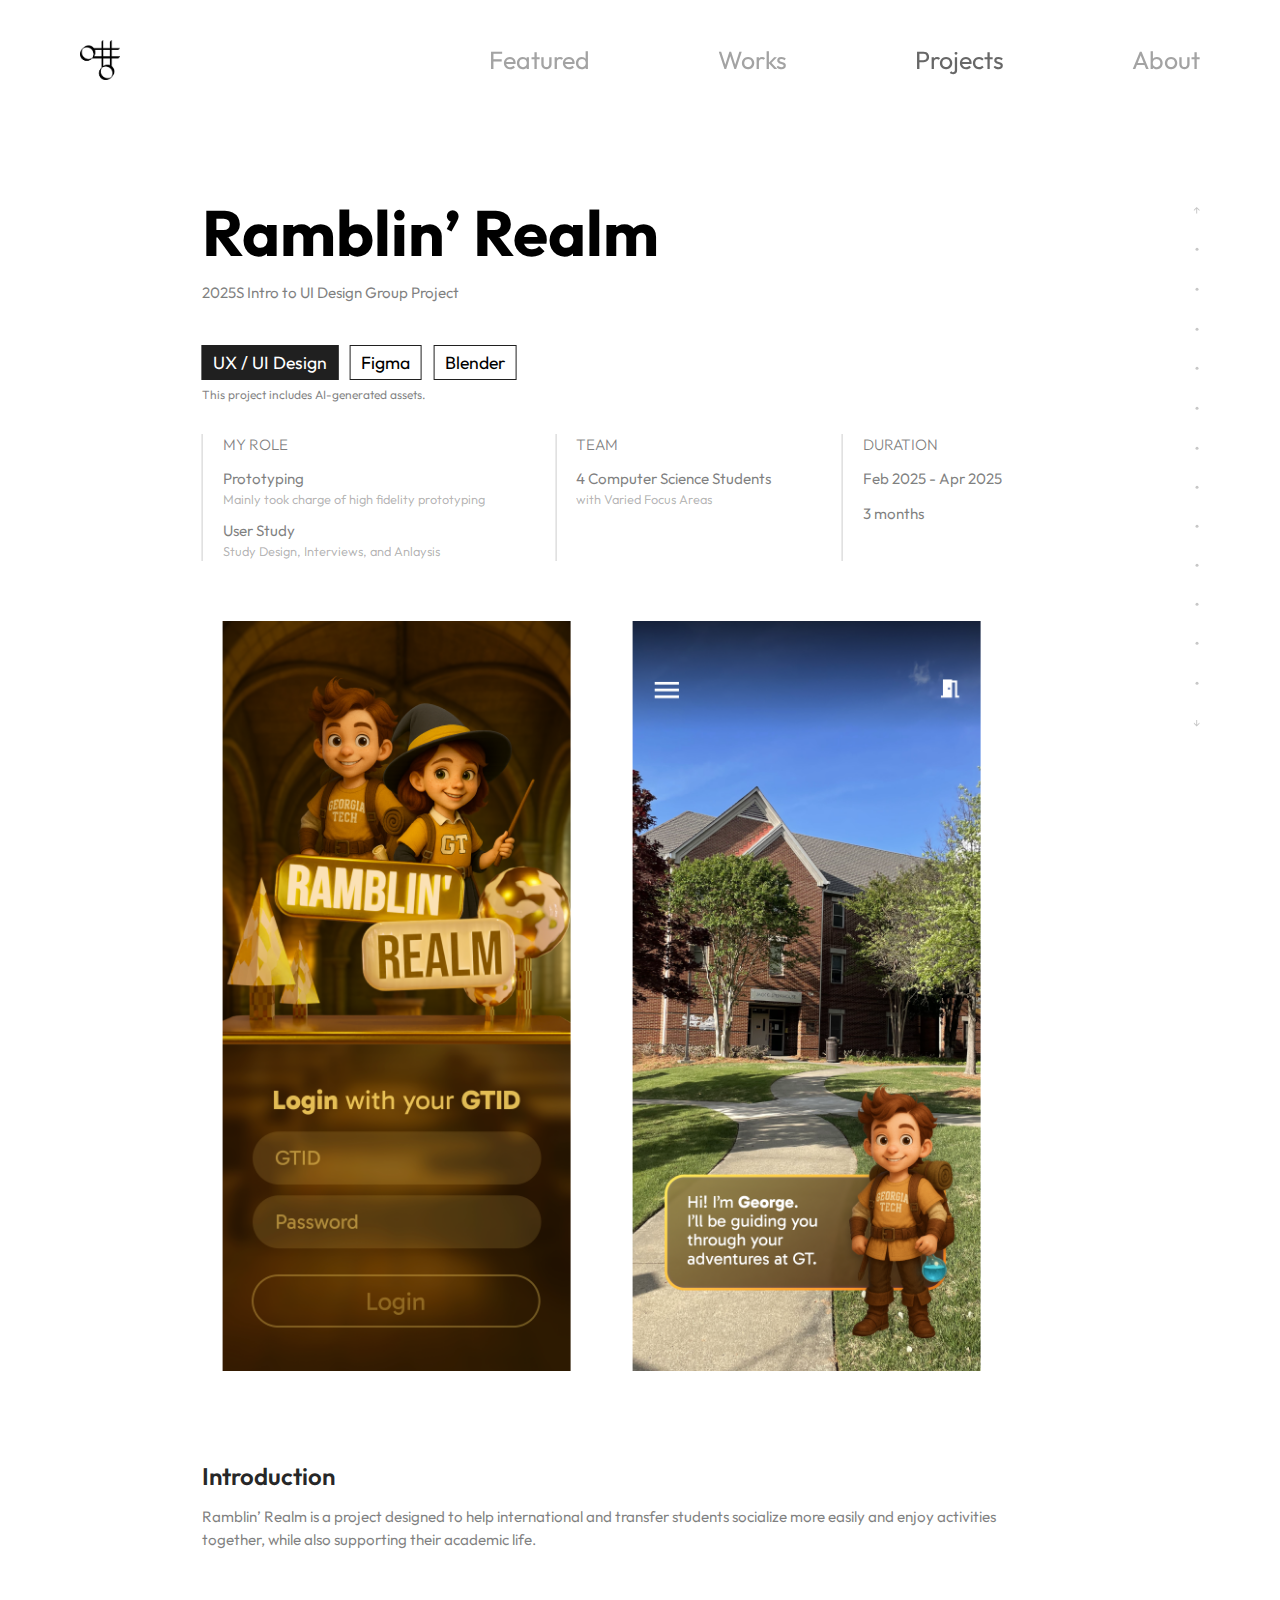
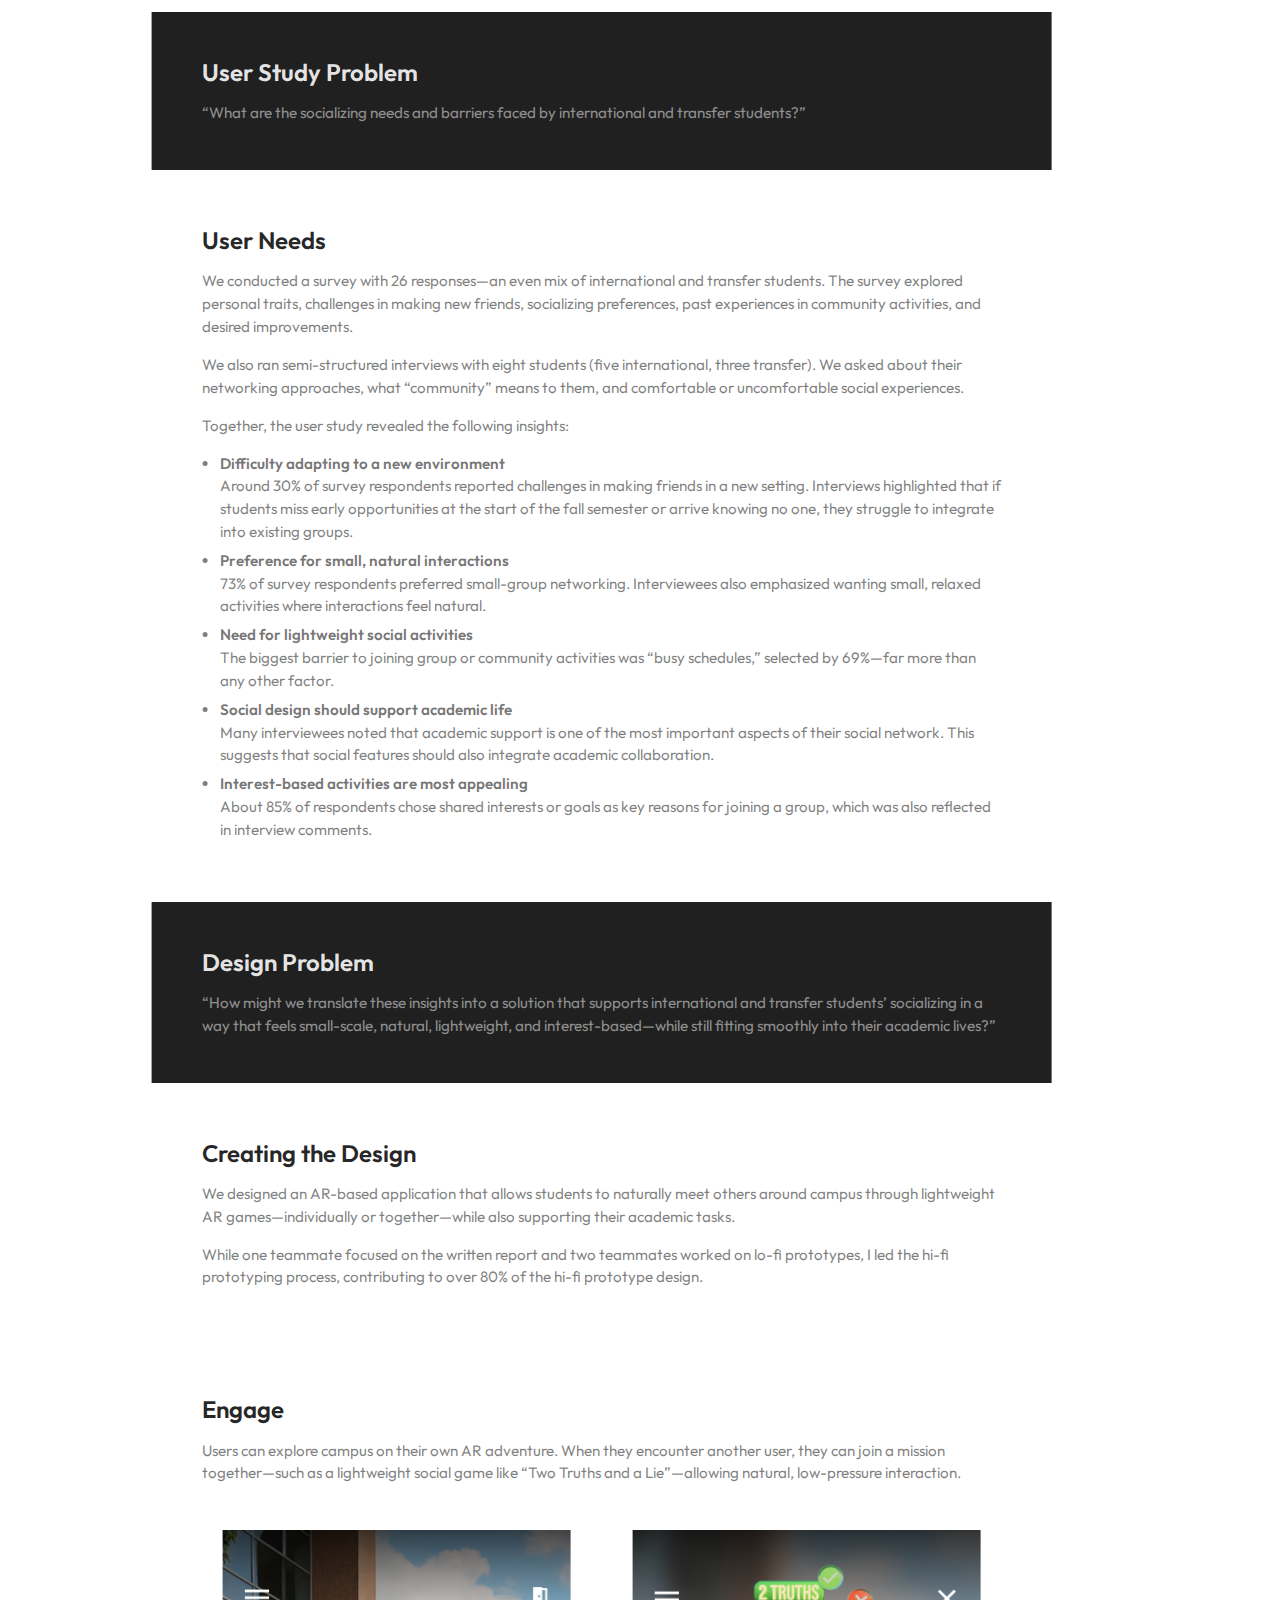
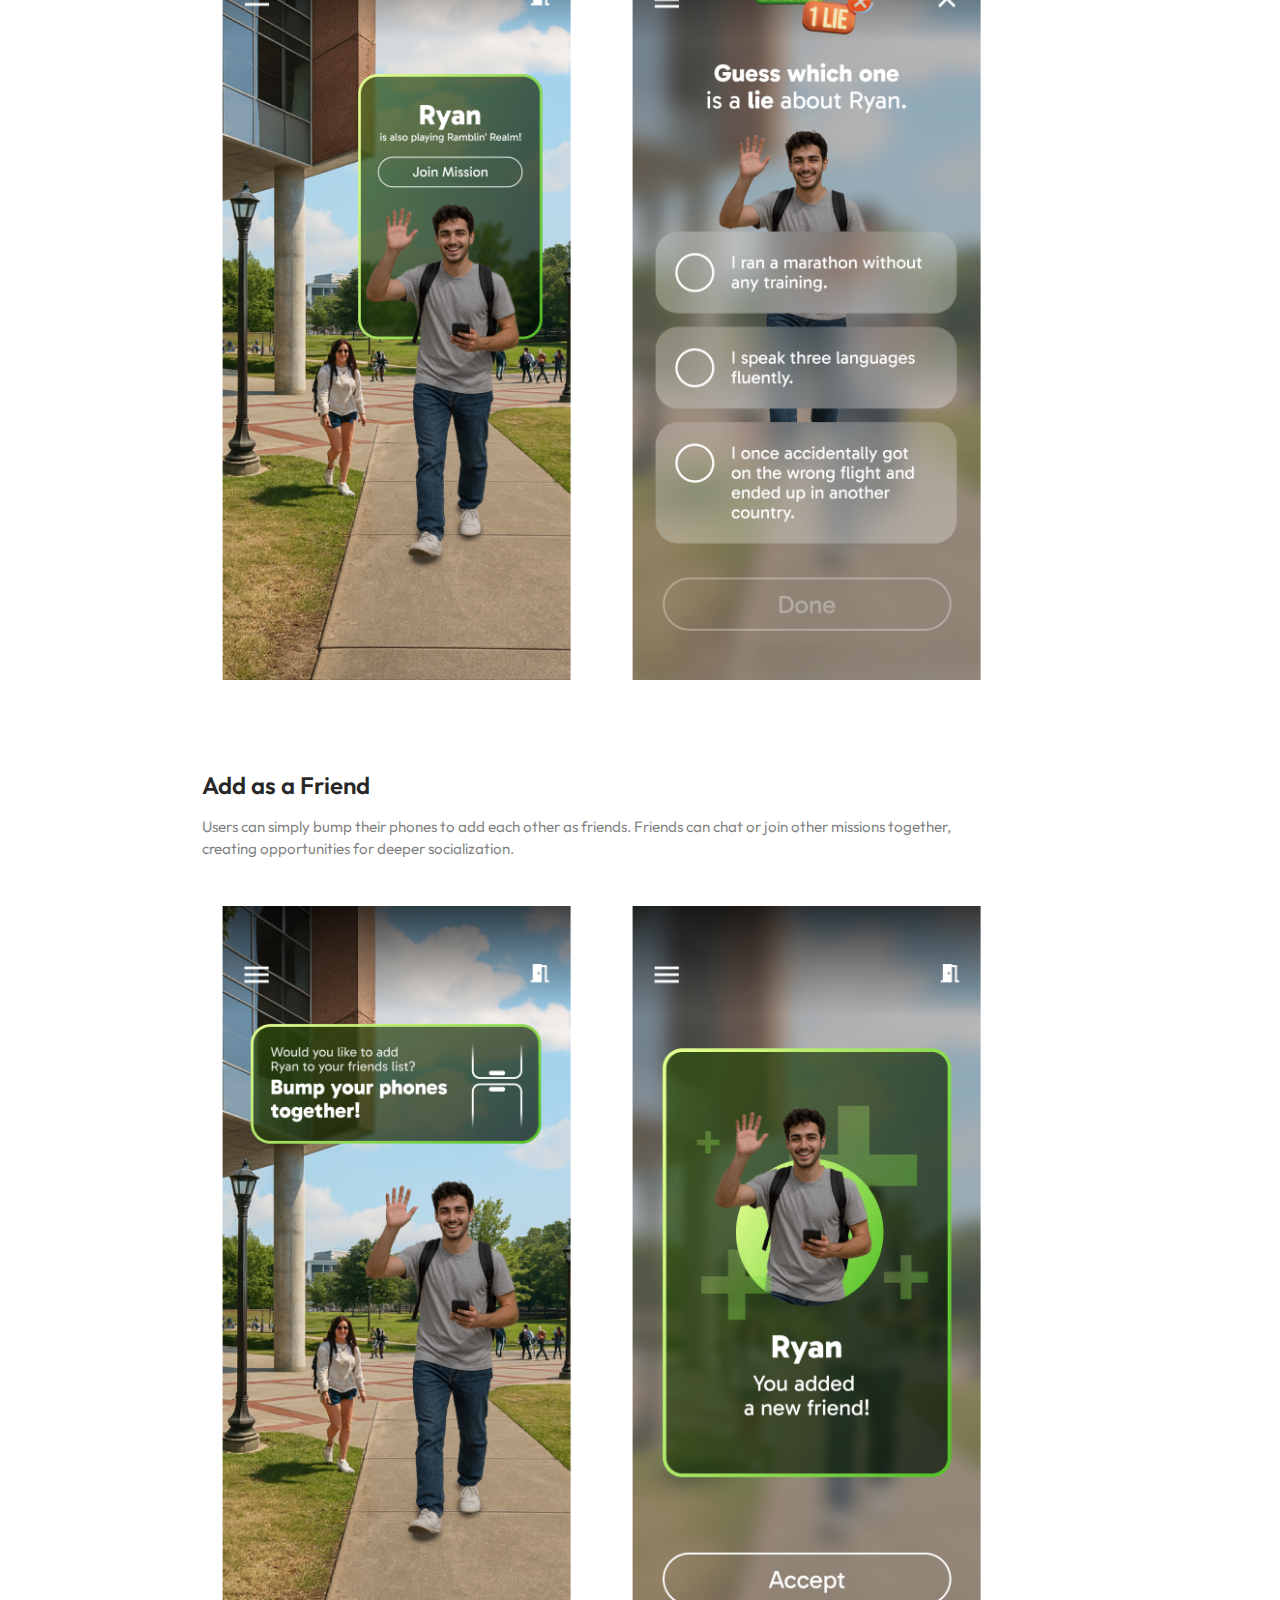
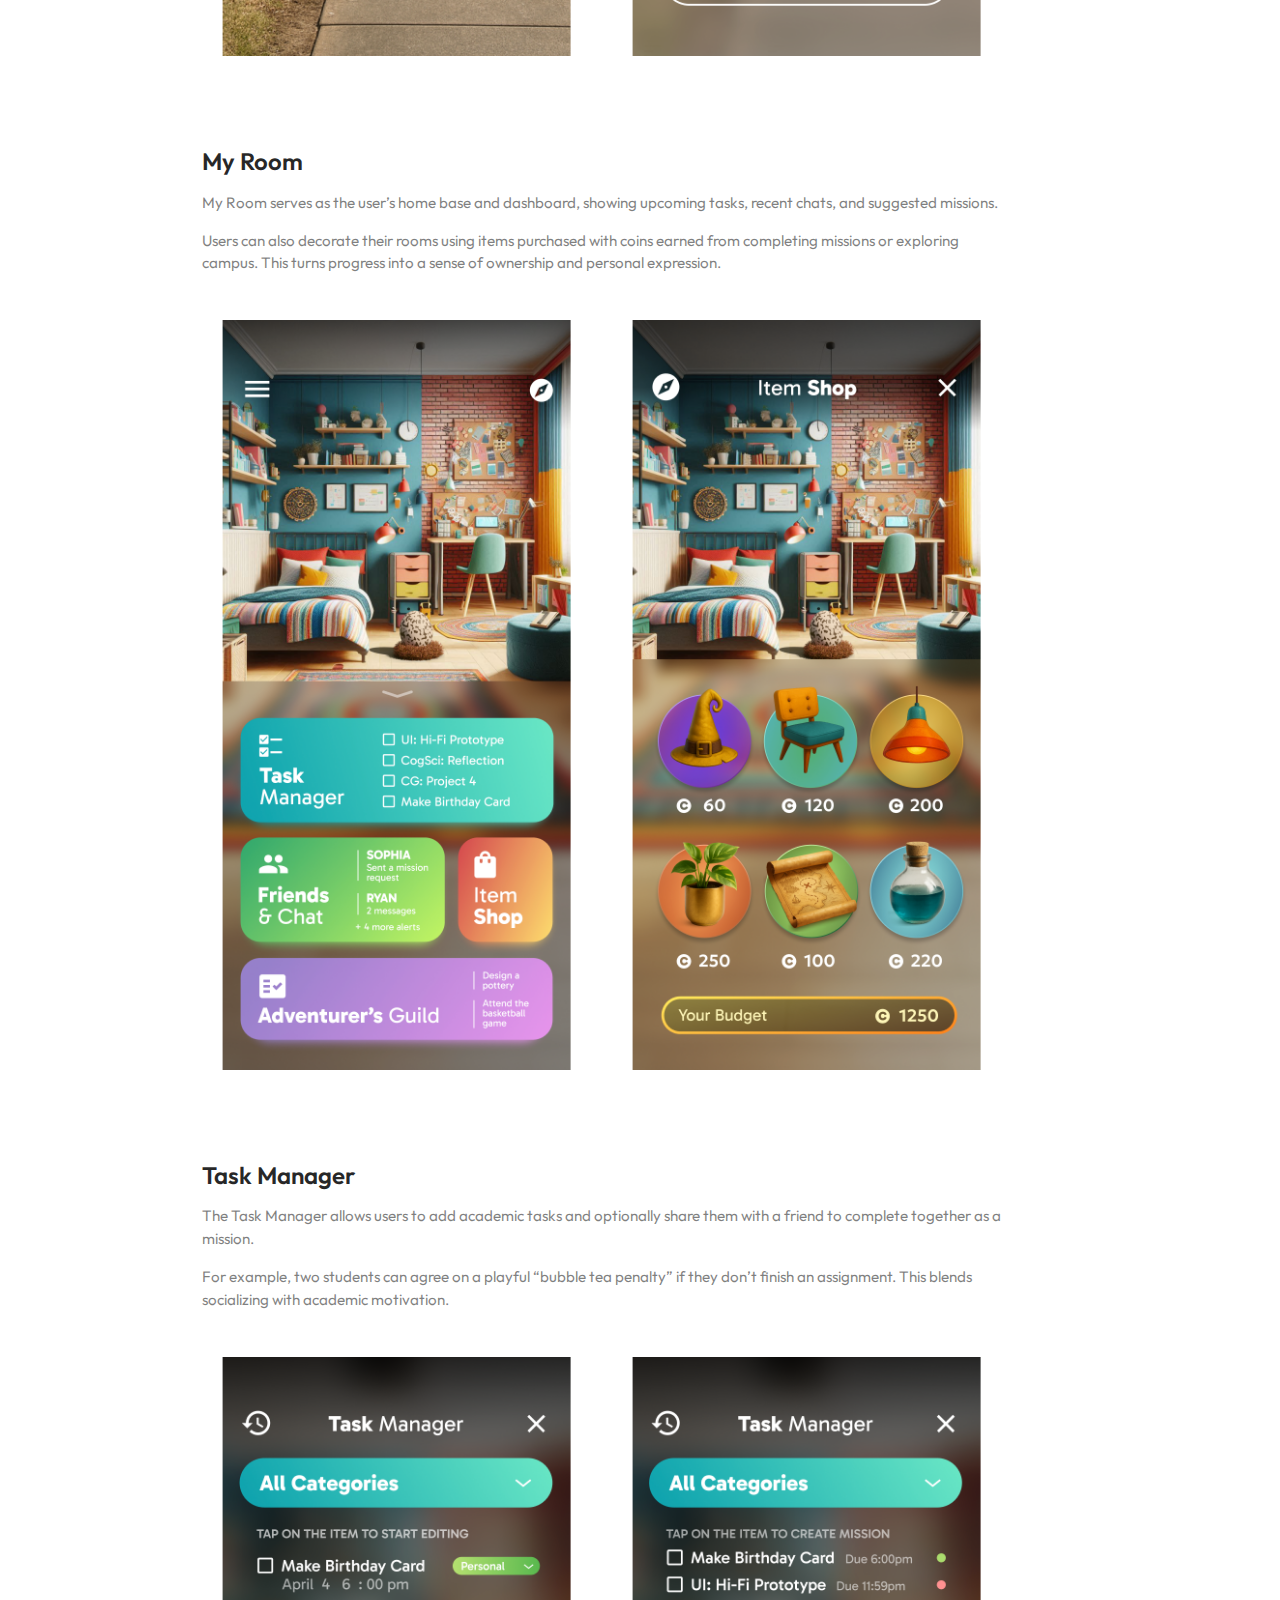
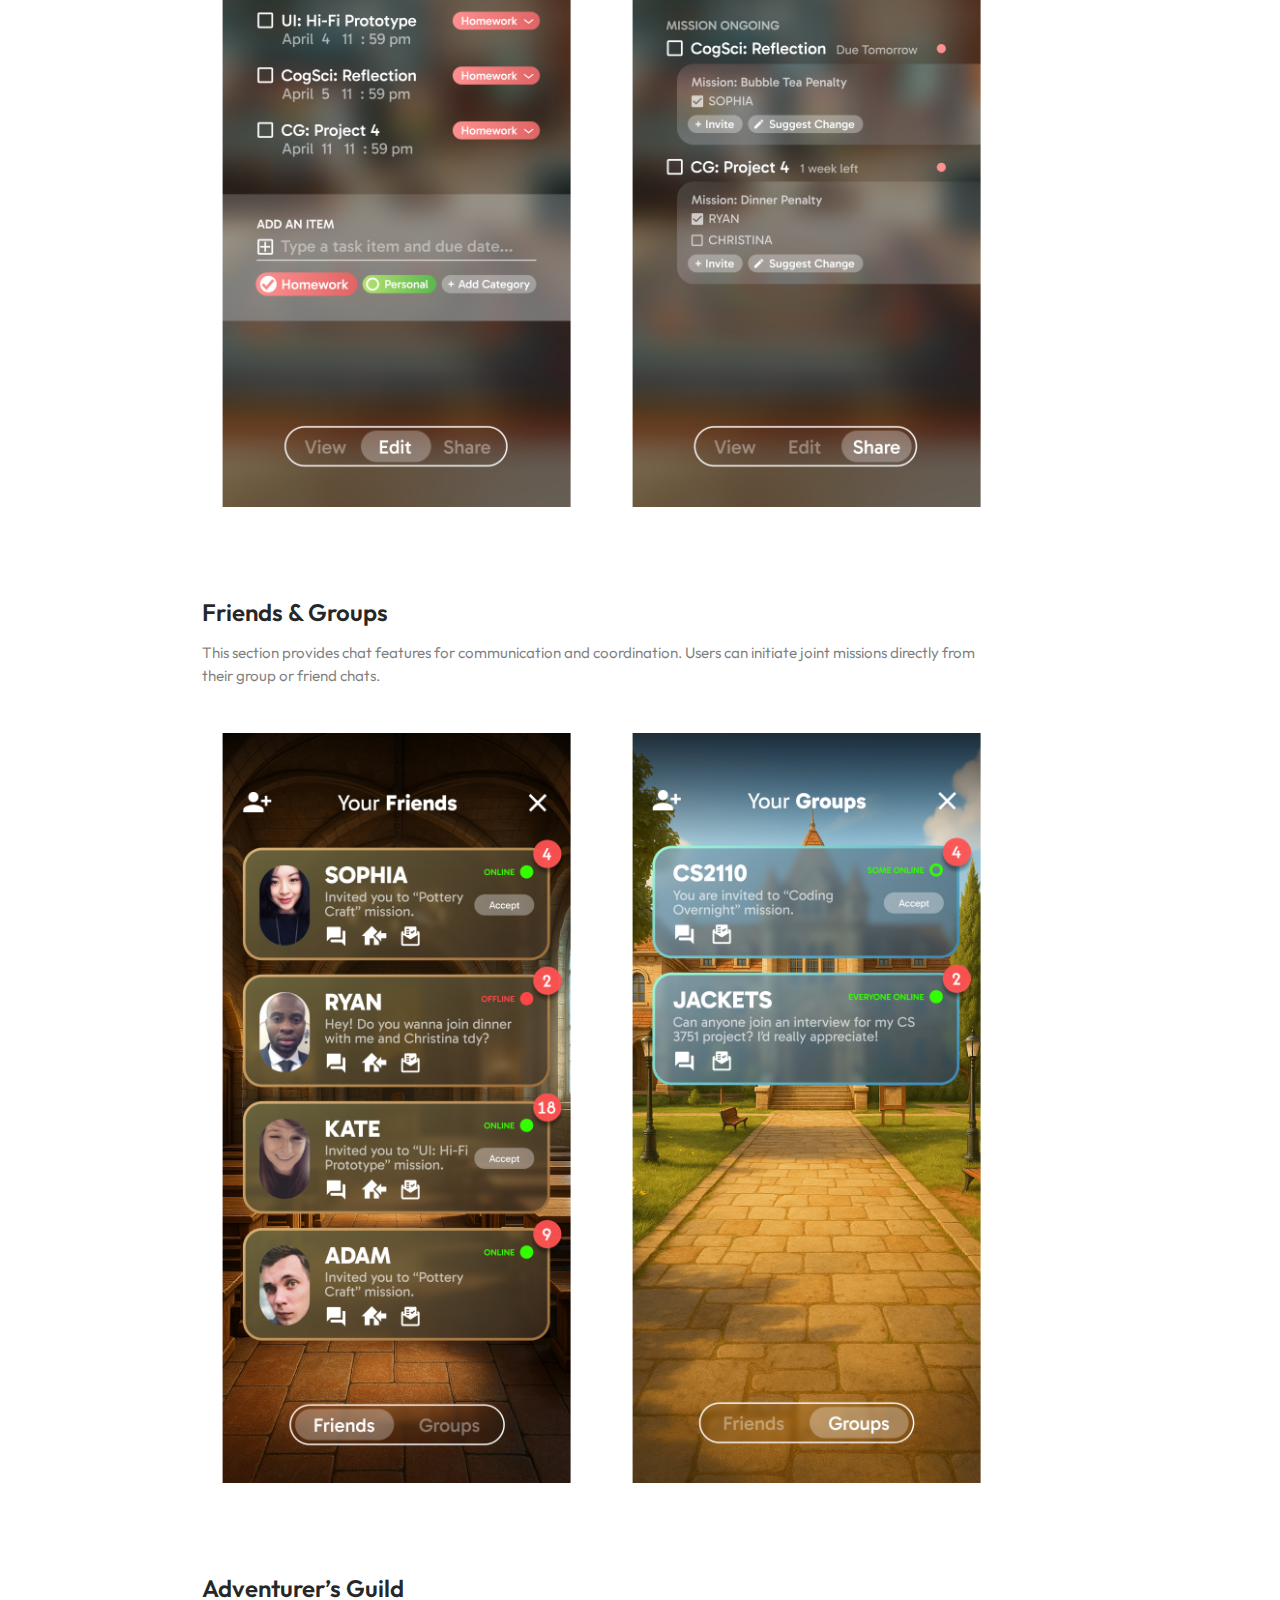
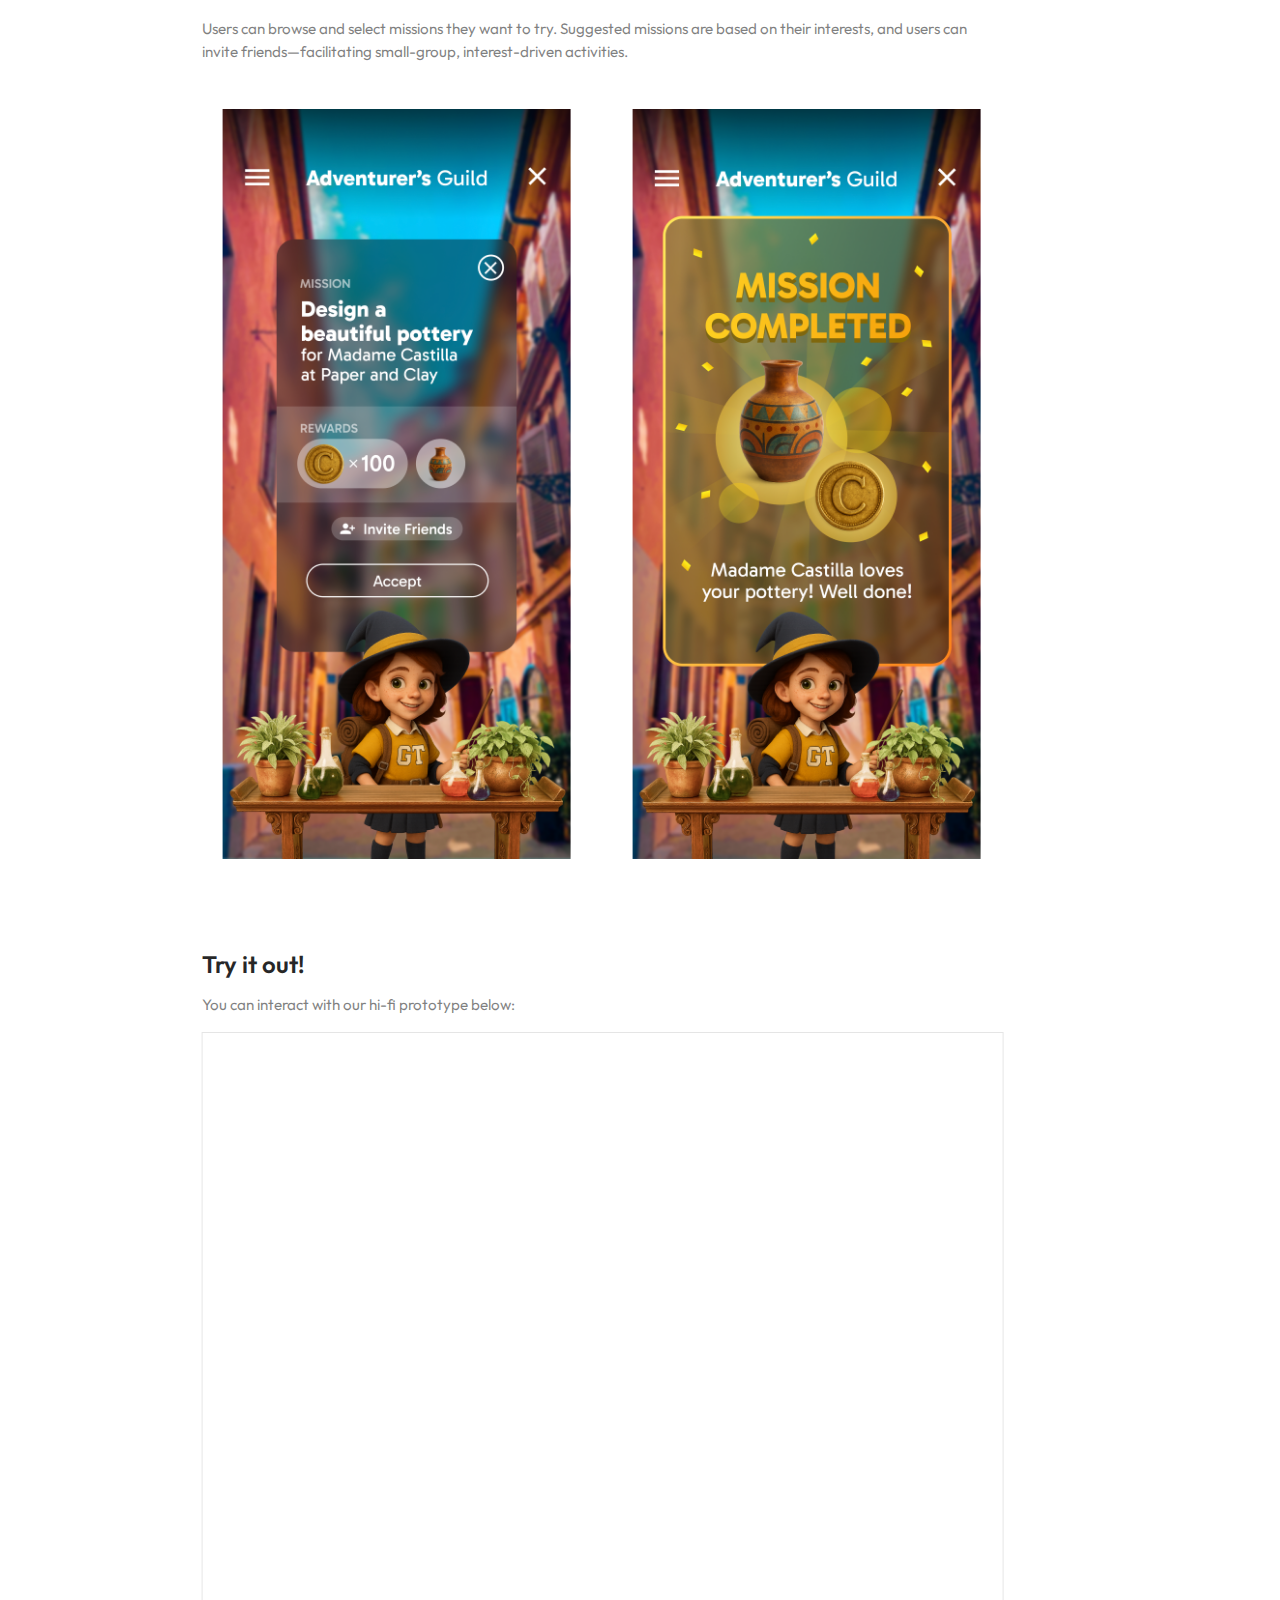
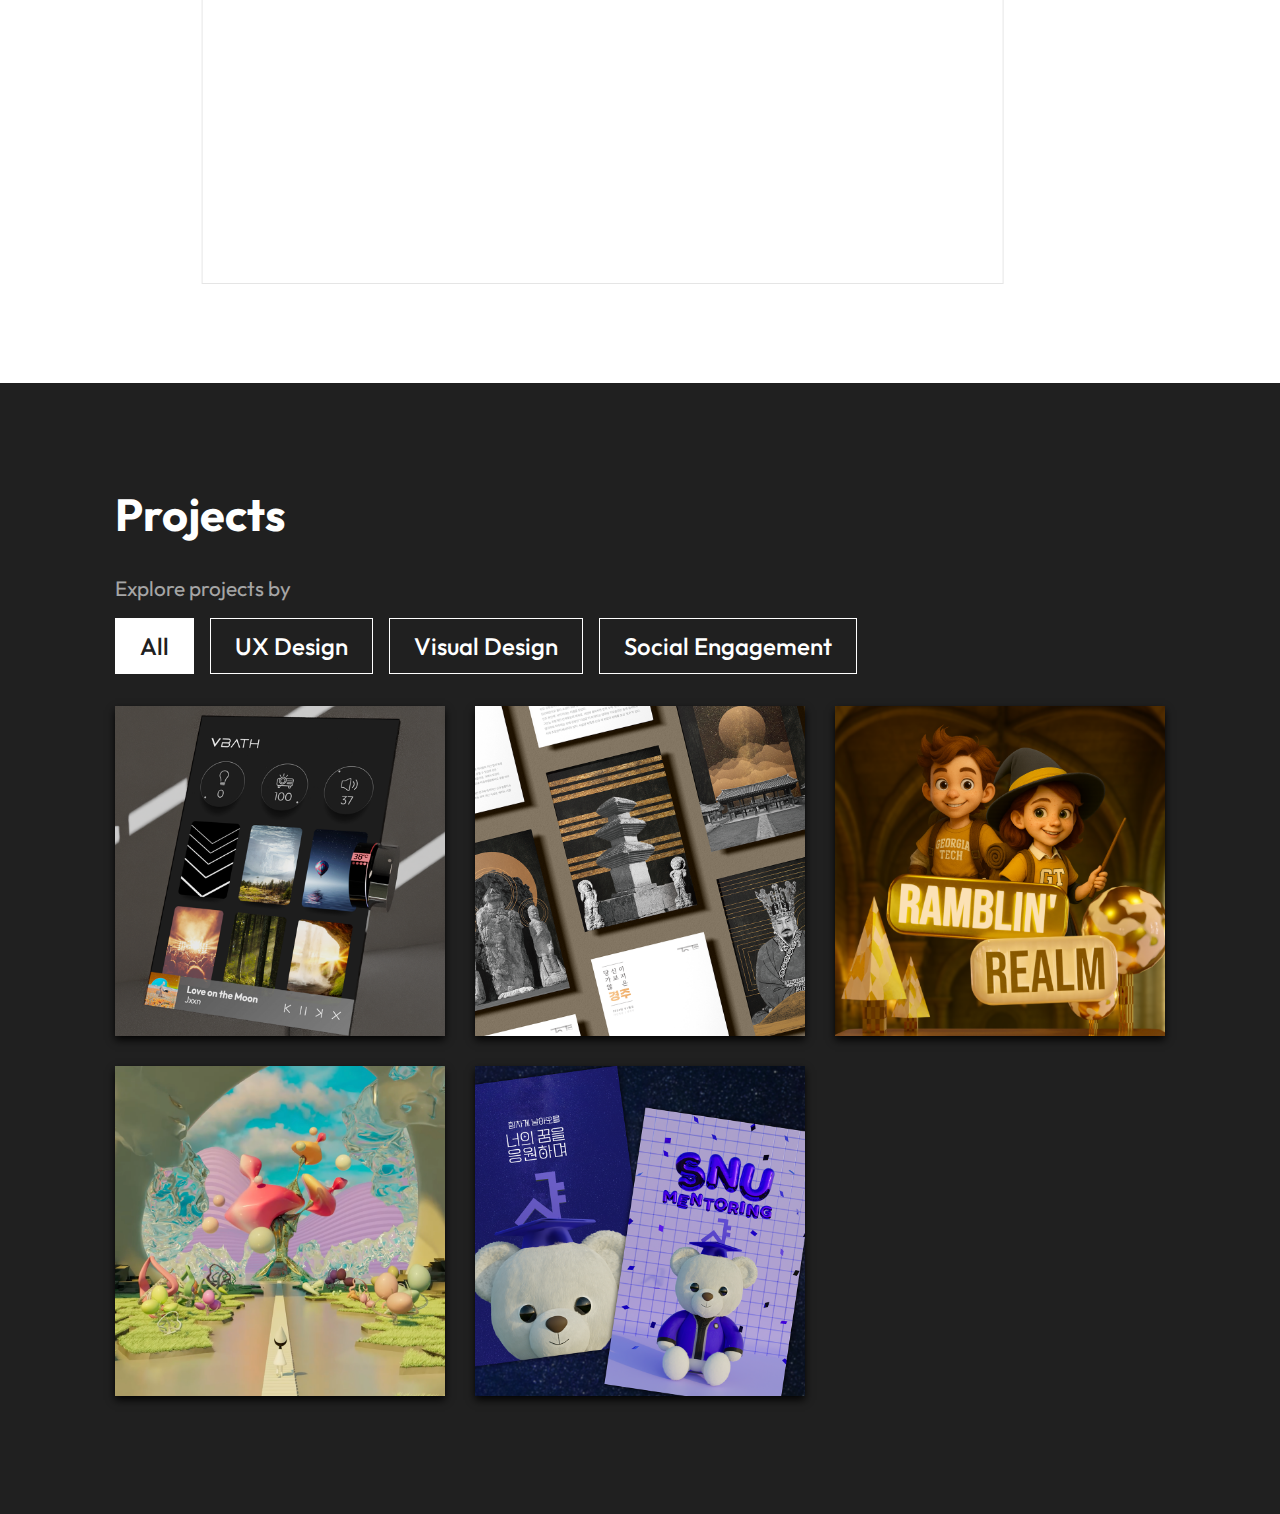
<file: ramblin-realm.html>
<!DOCTYPE html>
<html lang="en">

<head>
    <meta charset="UTF-8">
    <meta name="viewport" content="width=device-width, initial-scale=1.0">
    <title>Ramblin’ Realm - Seung Wook Hong Portfolio</title>
    <link rel="stylesheet" href="style.css">
    <link
        href="https://fonts.googleapis.com/css2?family=Outfit:wght@100;300;400;600;700&family=Inter:wght@300;400;500;600&display=swap"
        rel="stylesheet">
    <link rel="preload" href="subpage.js" as="script">
    <link rel="icon" type="image/png" sizes="32x32" href="common-assets/favicon.png">
    <link rel="apple-touch-icon" sizes="180x180" href="common-assets/apple-favicon.png">
</head>

<body>
    <div id="header-p"></div>
    <main>
        <div class="subpage">
            <div class="subpage-body">
                <div class="subpage-section">
                    <h1 class="subpage-element">Ramblin’ Realm</h1>
                    <p class="subtext">2025S Intro to UI Design Group Project</p>
                    <div class="tags" style="margin-bottom: 0">
                        <div class="tag filled">UX / UI Design</div>
                        <div class="tag">Figma</div>
                        <div class="tag">Blender</div>
                    </div>
                    <p class="caption">This project includes AI-generated assets.<br><br></p>
                    <div class="overview">
                        <div class="overview-entry">
                            <p class="overview-title">MY ROLE</p>
                            <p class="overview-content">Prototyping</p>
                            <p class="overview-explanation">Mainly took charge of high fidelity prototyping</p>
                            <p class="overview-content">User Study</p>
                            <p class="overview-explanation">Study Design, Interviews, and Anlaysis</p>
                        </div>
                        <div class="overview-entry">
                            <p class="overview-title">TEAM</p>
                            <p class="overview-content">4 Computer Science Students</p>
                            <p class="overview-explanation">with Varied Focus Areas</p>
                        </div>
                        <div class="overview-entry">
                            <p class="overview-title">DURATION</p>
                            <p class="overview-content">Feb 2025 - Apr 2025</p>
                            <p class="overview-content">3 months</p>
                        </div>
                    </div>
                    <div class="imagebox">
                        <img class="limited-height" src="subpage-assets/ramblin-realm/init.png" alt="">
                        <img class="limited-height" src="subpage-assets/ramblin-realm/init-adventure.png" alt="">
                    </div>
                </div>
                <div class="subpage-section">
                    <h2>Introduction</h2>
                    <p>Ramblin’ Realm is a project designed to help international and transfer students socialize more
                        easily and enjoy activities together, while also supporting their academic life.</p>
                </div>
                <div class="subpage-section background-black">
                    <h2 class="section-emph">User Study Problem</h2>
                    <p>“What are the socializing needs and barriers faced by international and transfer
                        students?”</p>
                </div>
                <div class="subpage-section">
                    <h2>User Needs</h2>
                    <p>We conducted a survey with 26 responses—an even mix of international and transfer students. The
                        survey explored personal traits, challenges in making new friends, socializing preferences, past
                        experiences in community activities, and desired improvements.</p>
                    <p>We also ran semi-structured interviews with eight students (five international, three transfer).
                        We asked about their networking approaches, what “community” means to them, and comfortable or
                        uncomfortable social experiences.</p>
                    <p>Together, the user study revealed the following insights:</p>
                    <ul>
                        <li><strong>Difficulty adapting to a new environment</strong><br>Around 30% of survey
                            respondents reported challenges in making friends in a new setting. Interviews highlighted
                            that if students miss early opportunities at the start of the fall semester or arrive
                            knowing no
                            one, they struggle to integrate into existing groups.</li>
                        <li><strong>Preference for small, natural interactions</strong><br>73% of survey respondents
                            preferred small-group networking. Interviewees also emphasized wanting small, relaxed
                            activities where interactions feel natural.</li>
                        <li><strong>Need for lightweight social activities</strong><br>The biggest barrier to joining
                            group or community activities was “busy schedules,” selected by 69%—far more than any other
                            factor.</li>
                        <li><strong>Social design should support academic life</strong><br>Many interviewees noted that
                            academic support is one of the most important aspects of their social network. This suggests
                            that social features should also integrate academic collaboration.</li>
                        <li><strong>Interest-based activities are most appealing</strong><br>About 85% of respondents
                            chose shared interests or goals as key reasons for joining a group, which was also reflected
                            in interview comments.</li>
                    </ul>
                </div>
                <div class="subpage-section background-black">
                    <h2>Design Problem</h2>
                    <p>“How might we translate these insights into a solution that supports international and transfer
                        students’ socializing in a way that feels small-scale, natural, lightweight, and
                        interest-based—while still fitting smoothly into their academic lives?”</p>
                </div>
                <div class="subpage-section">
                    <h2 class="section-emph">Creating the Design</h2>
                    <p>We designed an AR-based application that allows students to naturally meet others around campus
                        through lightweight AR games—individually or together—while also supporting their academic
                        tasks.</p>
                    <p>While one teammate focused on the written report and two teammates worked on lo-fi prototypes, I
                        led the hi-fi prototyping process, contributing to over 80% of the hi-fi prototype design.</p>
                </div>
                <div class="subpage-section">
                    <h2>Engage</h2>
                    <p>Users can explore campus on their own AR adventure. When they encounter another user, they can
                        join a mission together—such as a lightweight social game like “Two Truths and a Lie”—allowing
                        natural, low-pressure interaction.</p>
                    <div class="imagebox">
                        <img class="limited-height" src="subpage-assets/ramblin-realm/engage.png" alt="">
                        <img class="limited-height" src="subpage-assets/ramblin-realm/engage-game.png" alt="">
                    </div>
                </div>
                <div class="subpage-section">
                    <h2>Add as a Friend</h2>
                    <p>Users can simply bump their phones to add each other as friends. Friends can chat or join
                        other missions together, creating opportunities for deeper socialization.</p>
                    <div class="imagebox">
                        <img class="limited-height" src="subpage-assets/ramblin-realm/add-friend-bump.png" alt="">
                        <img class="limited-height" src="subpage-assets/ramblin-realm/add-friend-complete.png" alt="">
                    </div>
                </div>
                <div class="subpage-section">
                    <h2>My Room</h2>
                    <p>My Room serves as the user’s home base and dashboard, showing upcoming tasks, recent chats, and
                        suggested missions.</p>
                    <p>Users can also decorate their rooms using items purchased with coins earned from completing
                        missions or exploring campus. This turns progress into a sense of ownership and personal
                        expression.</p>
                    <div class="imagebox">
                        <img class="limited-height" src="subpage-assets/ramblin-realm/room.png" alt="">
                        <img class="limited-height" src="subpage-assets/ramblin-realm/room-item.png" alt="">
                    </div>
                </div>
                <div class="subpage-section">
                    <h2>Task Manager</h2>
                    <p>The Task Manager allows users to add academic tasks and optionally share them with a friend to
                        complete together as a mission.</p>
                    <p>For example, two students can agree on a playful “bubble tea penalty” if they don’t finish an
                        assignment. This blends socializing with academic motivation.</p>
                    <div class="imagebox">
                        <img class="limited-height" src="subpage-assets/ramblin-realm/task-edit.png" alt="">
                        <img class="limited-height" src="subpage-assets/ramblin-realm/task-share.png" alt="">
                    </div>
                </div>
                <div class="subpage-section">
                    <h2>Friends & Groups</h2>
                    <p>This section provides chat features for communication and coordination. Users can initiate joint
                        missions directly from their group or friend chats.</p>
                    <div class="imagebox">
                        <img class="limited-height" src="subpage-assets/ramblin-realm/chat-friends.png" alt="">
                        <img class="limited-height" src="subpage-assets/ramblin-realm/chat-groups.png" alt="">
                    </div>
                </div>
                <div class="subpage-section">
                    <h2>Adventurer’s Guild</h2>
                    <p>Users can browse and select missions they want to try. Suggested missions are based on their
                        interests, and users can invite friends—facilitating small-group, interest-driven activities.
                    </p>
                    <div class="imagebox">
                        <img class="limited-height" src="subpage-assets/ramblin-realm/mission.png" alt="">
                        <img class="limited-height" src="subpage-assets/ramblin-realm/mission-complete.png" alt="">
                    </div>
                </div>
                <div class="subpage-section">
                    <h2 class="section-emph">Try it out!</h2>
                    <p>You can interact with our hi-fi prototype below:
                    </p>
                    <iframe style="border: 1px solid rgba(0, 0, 0, 0.1);" width="400" height="850"
                    src="https://embed.figma.com/proto/ImFNNTBccXoLjLxeP3Nwje/RAMBLING-REALM?node-id=258-1120&starting-point-node-id=258%3A1120&embed-host=share"
                    allowfullscreen></iframe>
                </div>
            </div>
    </main>
    <div id="footer-p"></div>
    <script src="subpage.js"></script>
    <script src="script.js"></script>
</body>

</html>
</file>
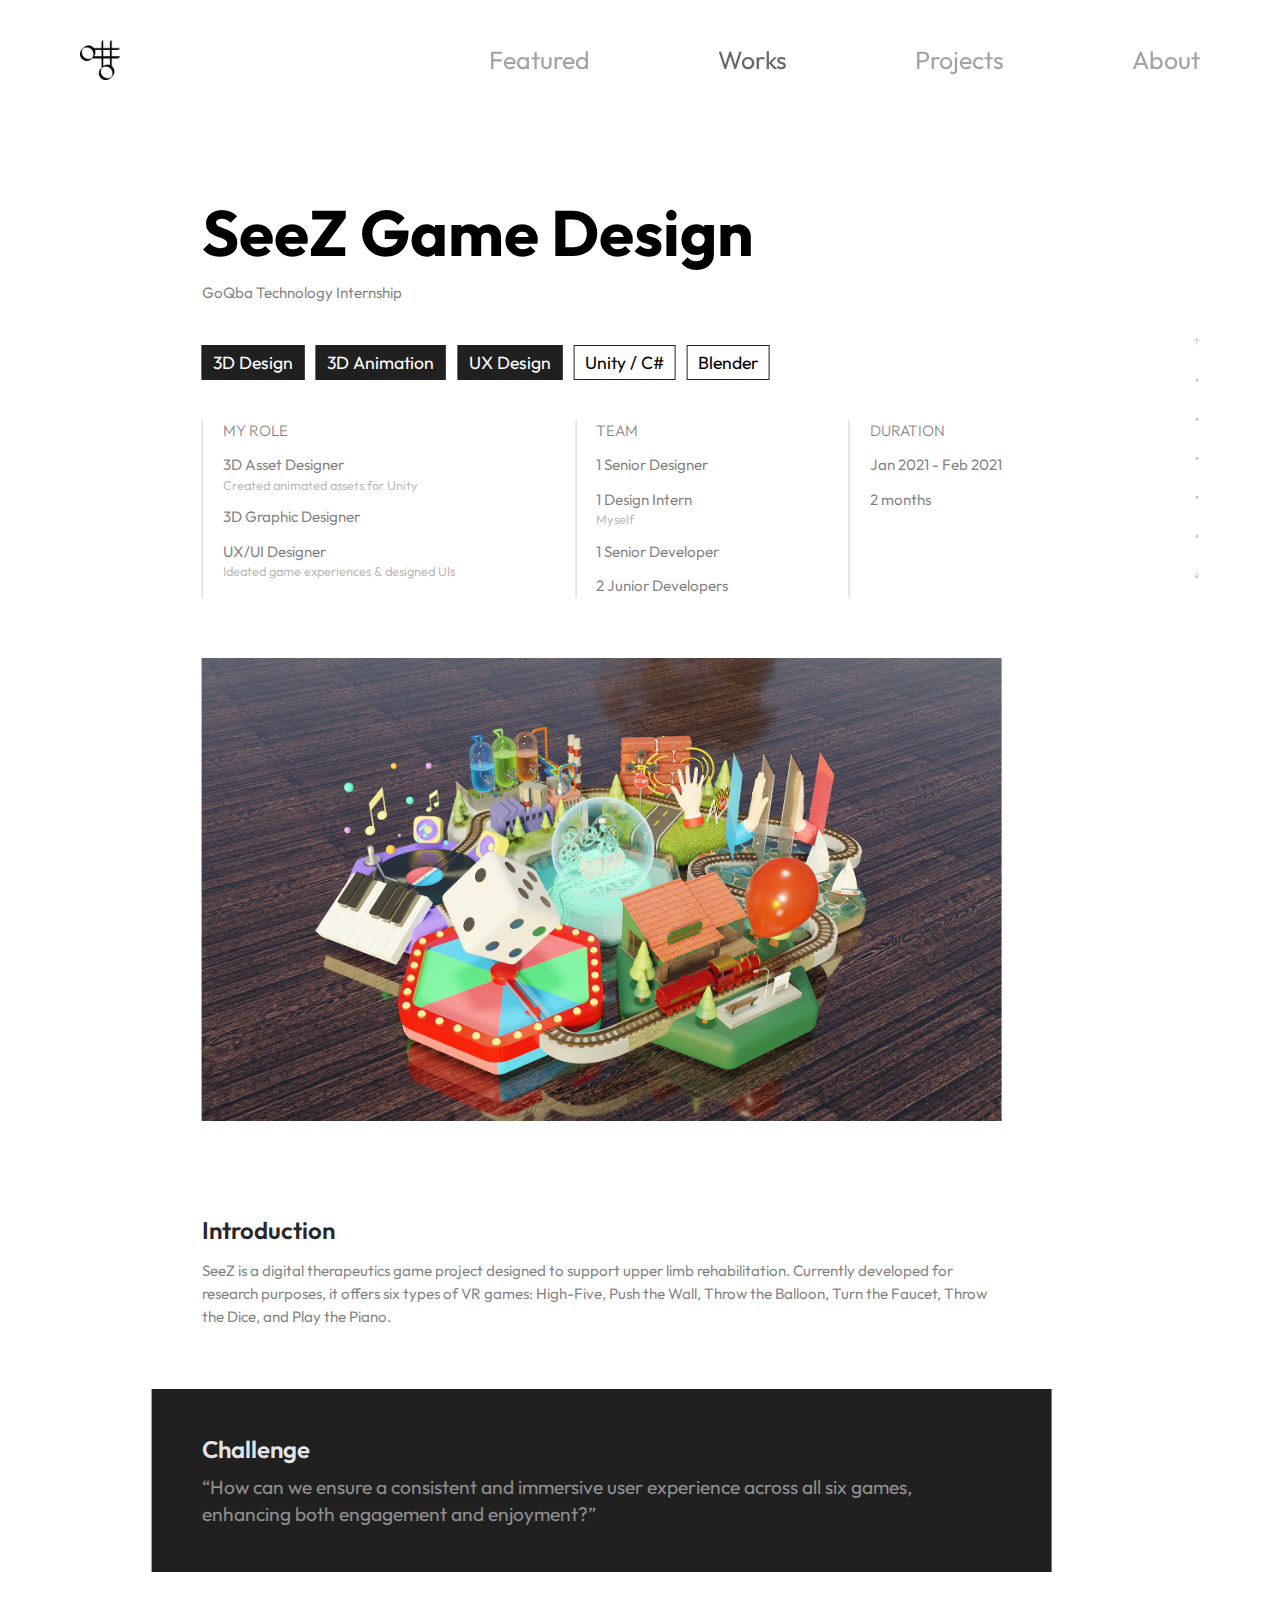
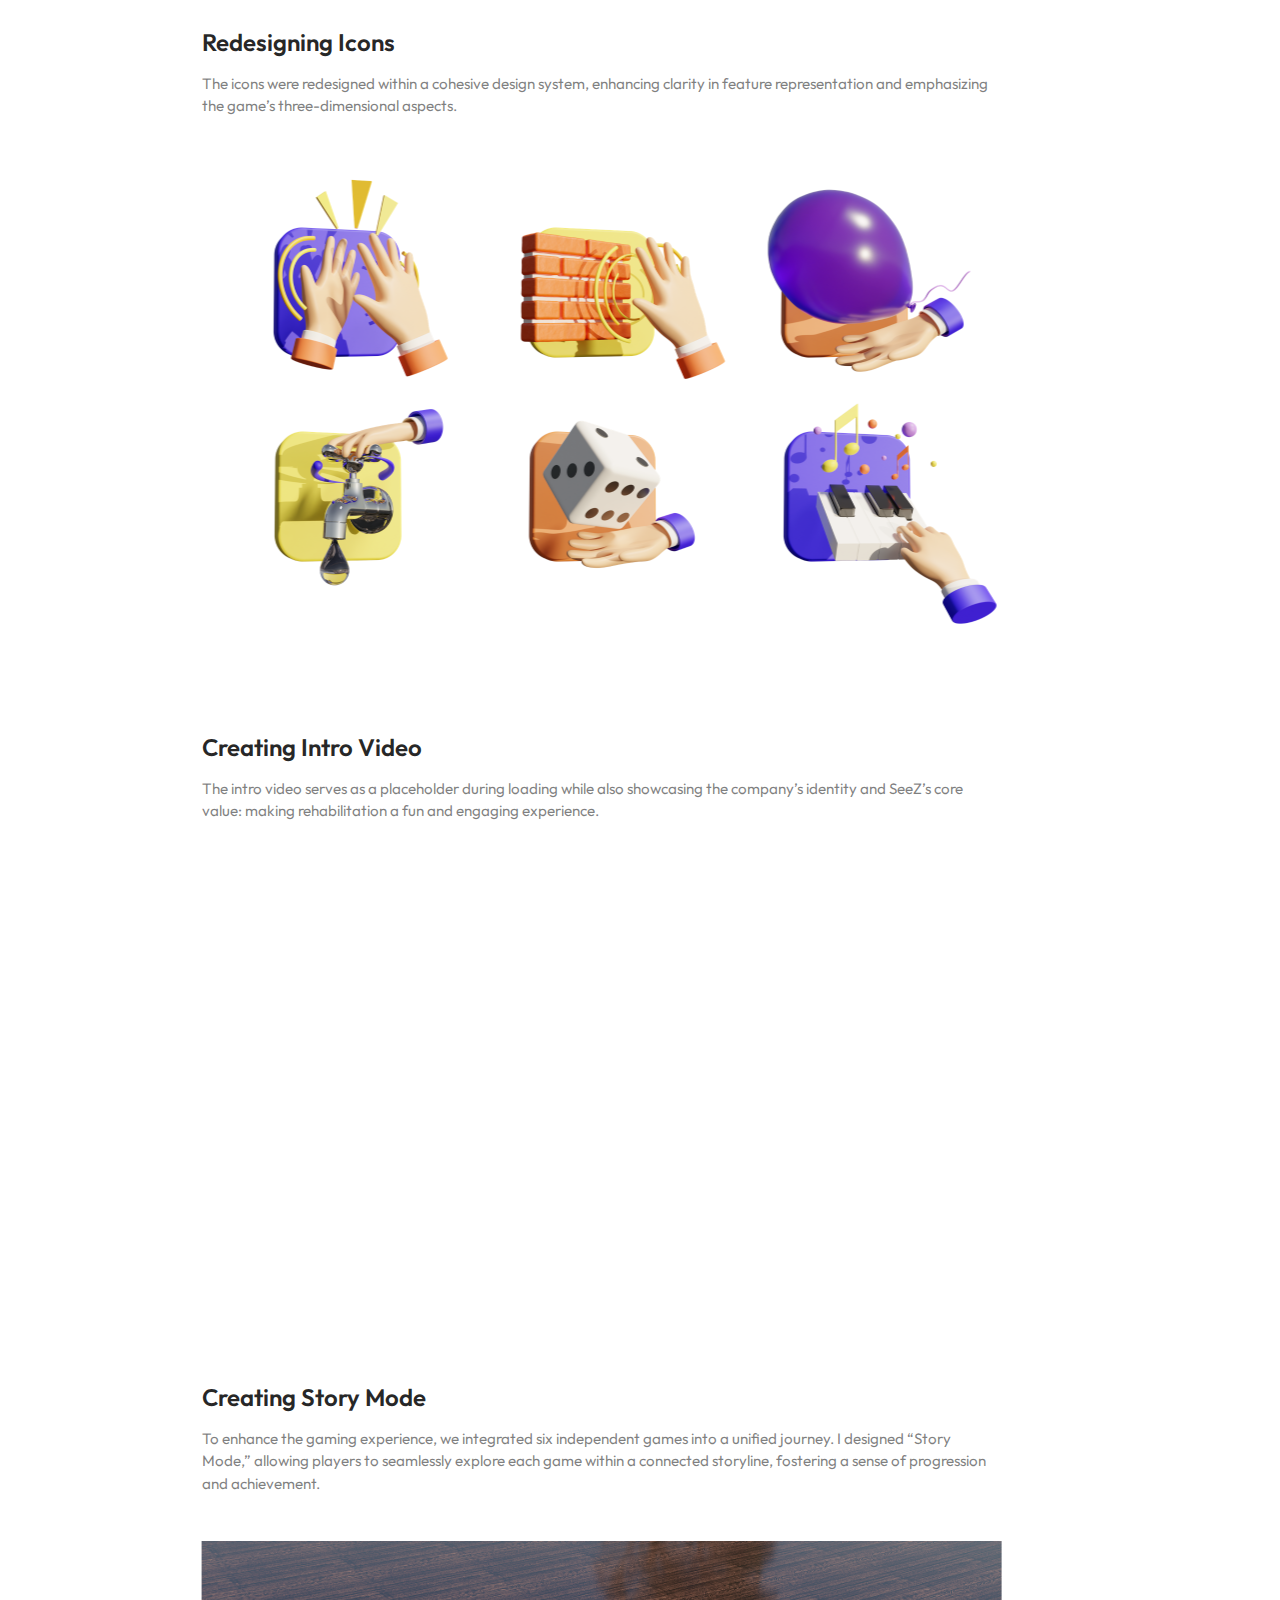
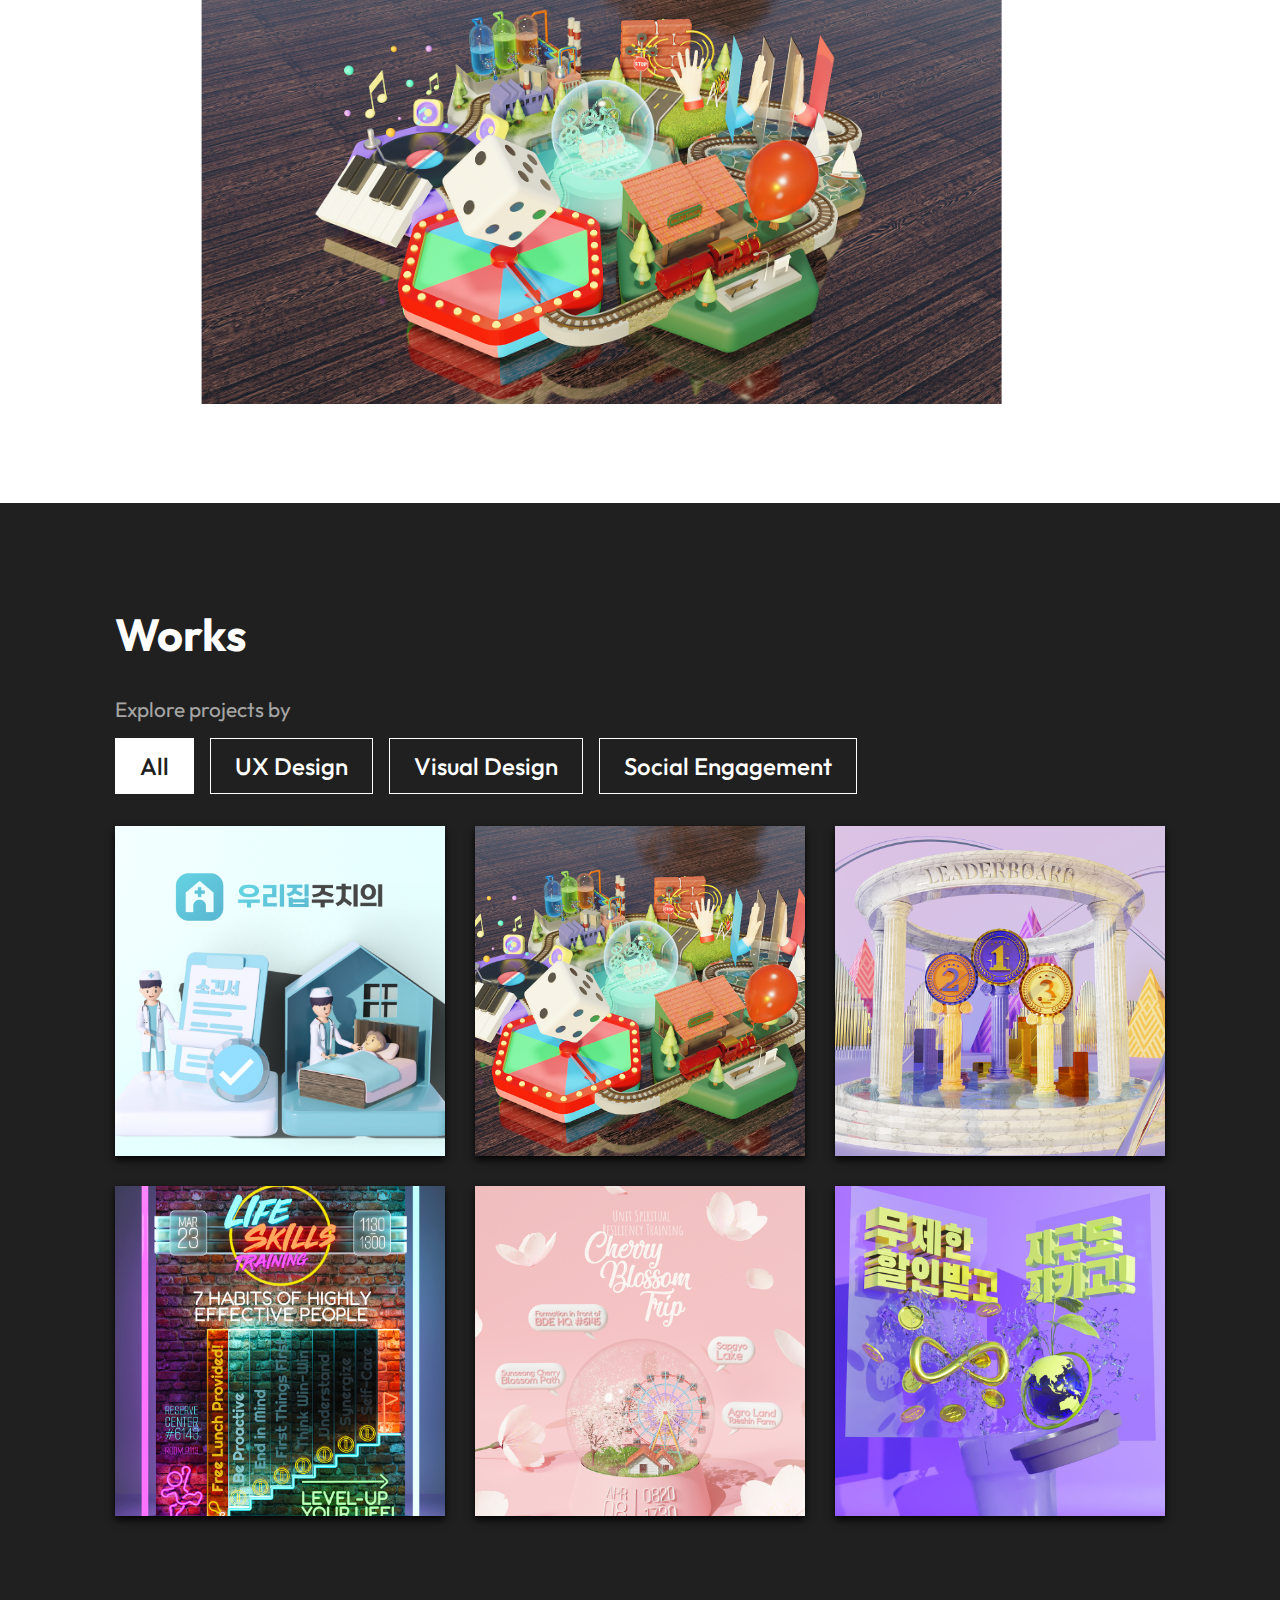
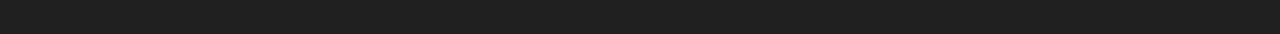
<file: seez-game-design.html>
<!DOCTYPE html>
<html lang="en">

<head>
    <meta charset="UTF-8">
    <meta name="viewport" content="width=device-width, initial-scale=1.0">
    <title>SeeZ Game Design - Seung Wook Hong Portfolio</title>
    <link rel="stylesheet" href="style.css">
    <link
        href="https://fonts.googleapis.com/css2?family=Outfit:wght@100;300;400;600;700&family=Inter:wght@300;400;500;600&display=swap"
        rel="stylesheet">
    <link rel="preload" href="subpage.js" as="script">
    <link rel="icon" type="image/png" sizes="32x32" href="common-assets/favicon.png">
    <link rel="apple-touch-icon" sizes="180x180" href="common-assets/apple-favicon.png">
</head>

<body>
    <div id="header-w"></div>
    <main>
        <div class="subpage">
            <div class="subpage-body">
                <div class="subpage-section">
                    <h1 class="subpage-element">SeeZ Game Design</h1>
                    <p class="subtext">GoQba Technology Internship</p>
                    <div class="tags">
                        <div class="tag filled">3D Design</div>
                        <div class="tag filled">3D Animation</div>
                        <div class="tag filled">UX Design</div>
                        <div class="tag">Unity / C#</div>
                        <div class="tag">Blender</div>
                    </div>
                    <div class="overview">
                        <div class="overview-entry">
                            <p class="overview-title">MY ROLE</p>
                            <p class="overview-content">3D Asset Designer</p>
                            <p class="overview-explanation">Created animated assets for Unity</p>
                            <p class="overview-content">3D Graphic Designer</p>
                            <p class="overview-content">UX/UI Designer</p>
                            <p class="overview-explanation">Ideated game experiences & designed UIs</p>
                        </div>
                        <div class="overview-entry">
                            <p class="overview-title">TEAM</p>
                            <p class="overview-content">1 Senior Designer</p>
                            <p class="overview-content">1 Design Intern</p>
                            <p class="overview-explanation">Myself</p>
                            <p class="overview-content">1 Senior Developer</p>
                            <p class="overview-content">2 Junior Developers</p>
                        </div>
                        <div class="overview-entry">
                            <p class="overview-title">DURATION</p>
                            <p class="overview-content">Jan 2021 - Feb 2021</p>
                            <p class="overview-content">2 months</p>
                        </div>
                    </div>
                    <img src="subpage-assets/seez-game-design/main.png" alt="">
                </div>
                <div class="subpage-section">
                    <h2>Introduction</h2>
                    <p>SeeZ is a digital therapeutics game project designed to support upper limb rehabilitation.
                        Currently developed for research purposes, it offers six types of VR games: High-Five, Push the
                        Wall, Throw the Balloon, Turn the Faucet, Throw the Dice, and Play the Piano.</p>
                </div>
                <div class="subpage-section background-black">
                    <h2>Challenge</h2>
                    <p class="strong">“How can we ensure a consistent and immersive user experience across all six
                        games, enhancing both engagement and enjoyment?”</p>
                </div>
                <div class="subpage-section">
                    <h2>Redesigning Icons</h2>
                    <p>The icons were redesigned within a cohesive design system, enhancing clarity in feature
                        representation and emphasizing the game’s three-dimensional aspects.</p>
                    <img src="subpage-assets/seez-game-design/icons.png" alt="">
                </div>
                <div class="subpage-section">
                    <h2>Creating Intro Video</h2>
                    <p>The intro video serves as a placeholder during loading while also showcasing the company’s
                        identity and SeeZ’s core value: making rehabilitation a fun and engaging experience.</p>
                    <iframe src="https://www.youtube.com/embed/yqxgerqIi6M?si=lPGcbFsJMivk6LPs"
                        title="YouTube video player" frameborder="0"
                        allow="accelerometer; autoplay; clipboard-write; encrypted-media; gyroscope; picture-in-picture; web-share"
                        referrerpolicy="strict-origin-when-cross-origin" allowfullscreen></iframe>
                </div>
                <div class="subpage-section">
                    <h2>Creating Story Mode</h2>
                    <p>To enhance the gaming experience, we integrated six independent games into a unified journey. I
                        designed “Story Mode,” allowing players to seamlessly explore each game within a connected
                        storyline, fostering a sense of progression and achievement.</p>
                    <img src="subpage-assets/seez-game-design/main.png" alt="">
                </div>
            </div>
        </div>
    </main>
    <div id="footer-w"></div>
    <script src="subpage.js"></script>
    <script src="script.js"></script>
</body>

</html>
</file>
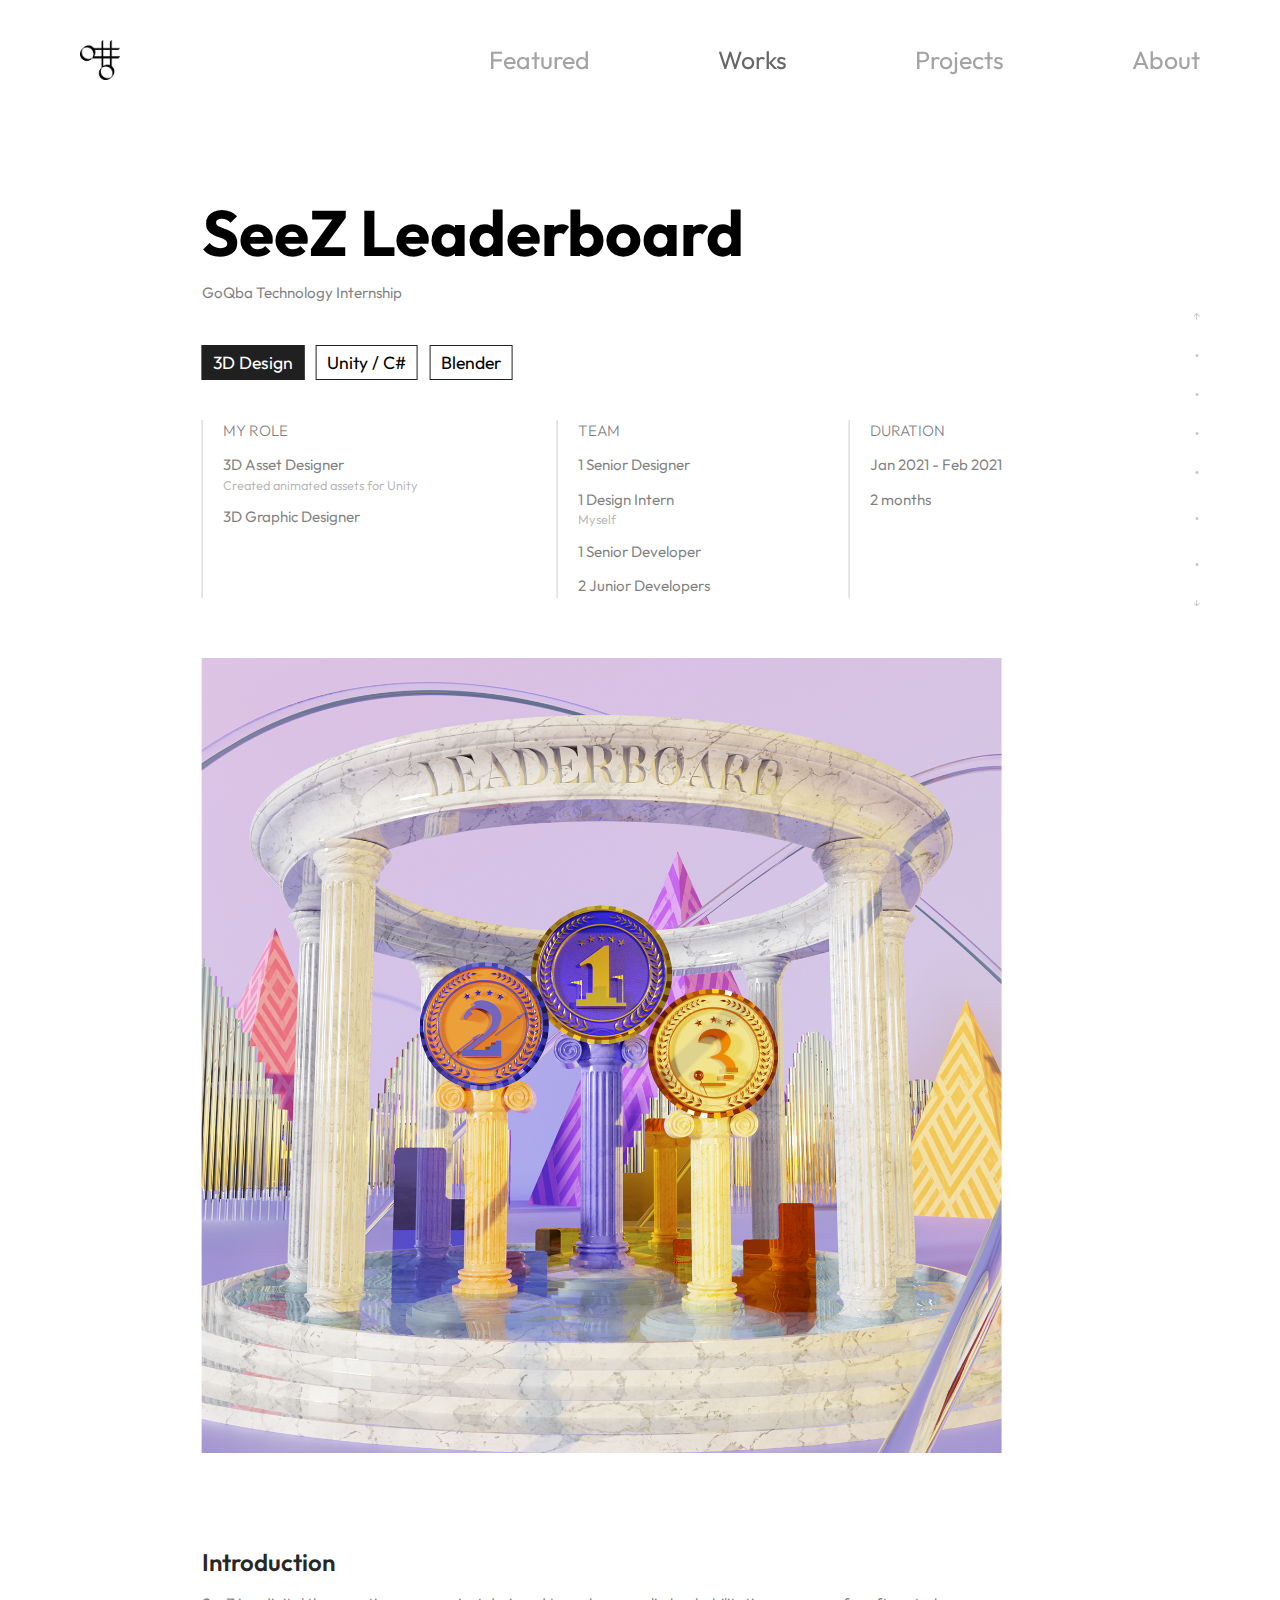
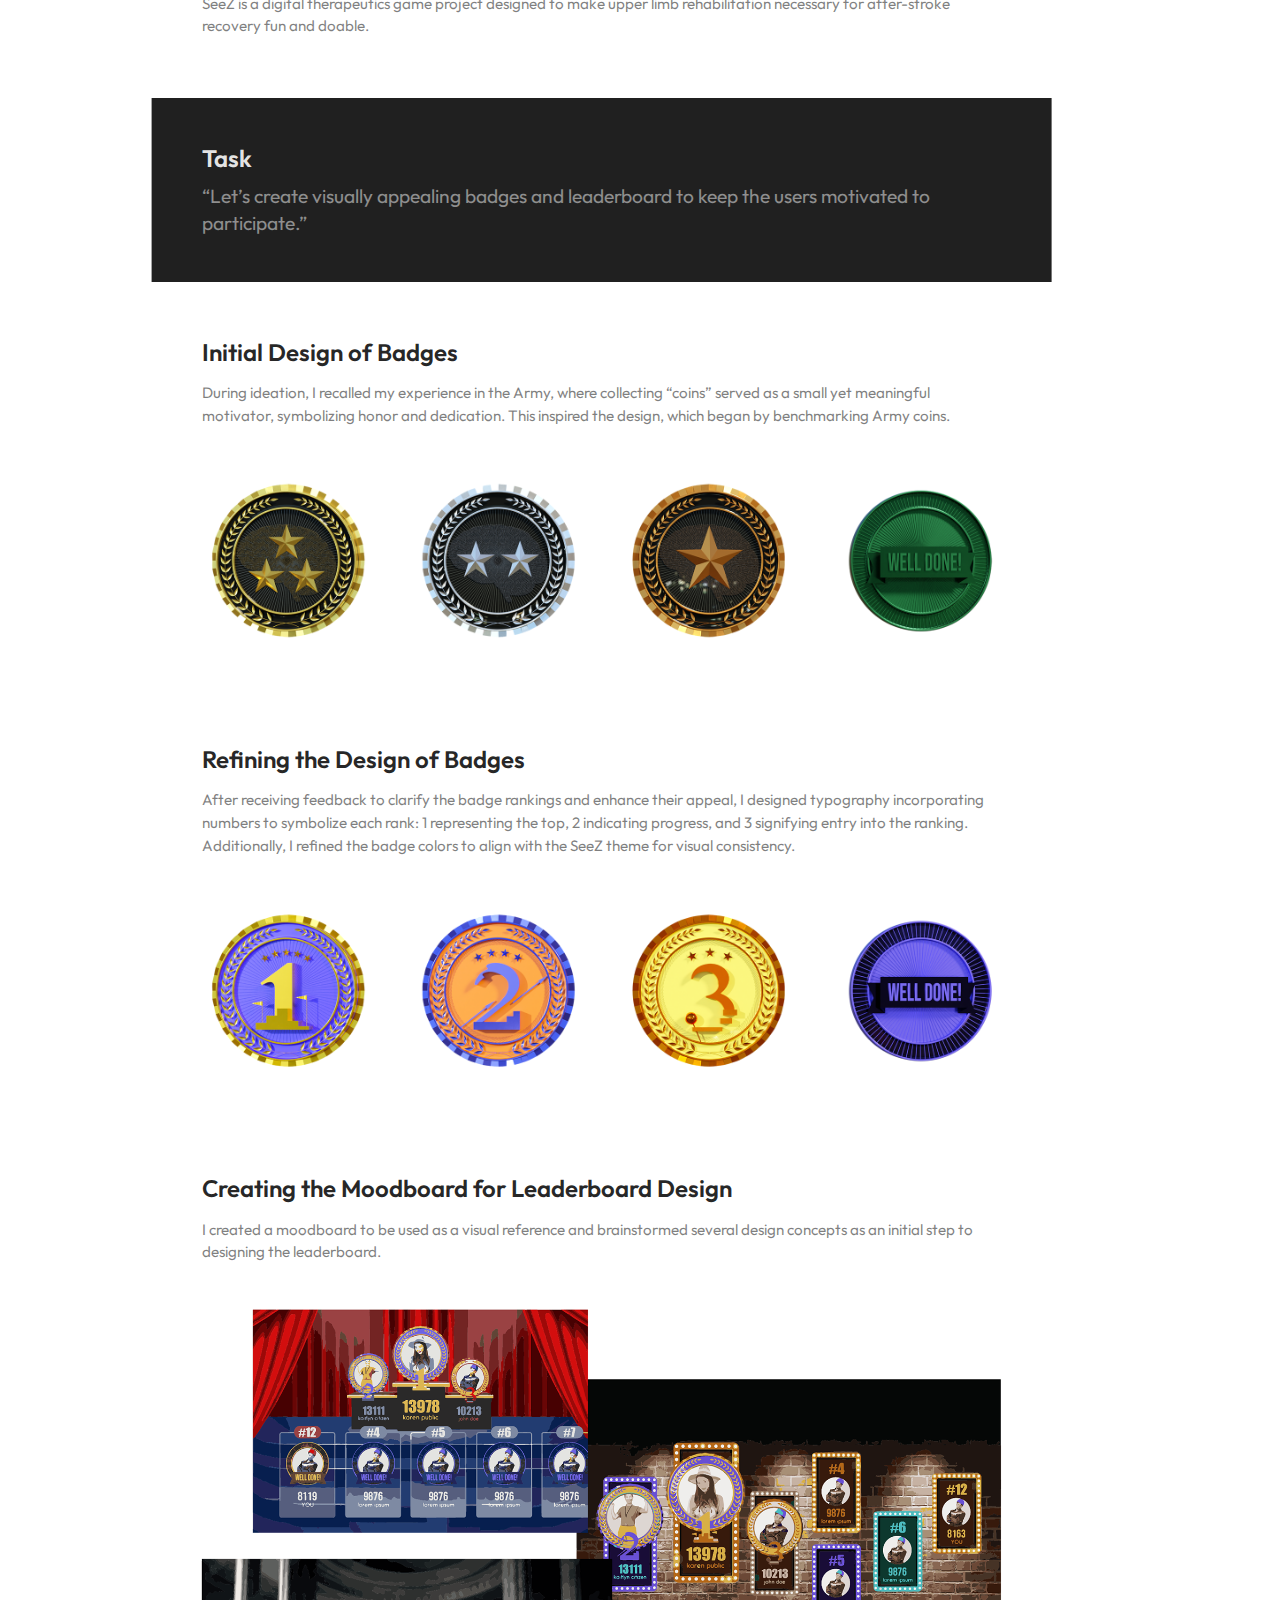
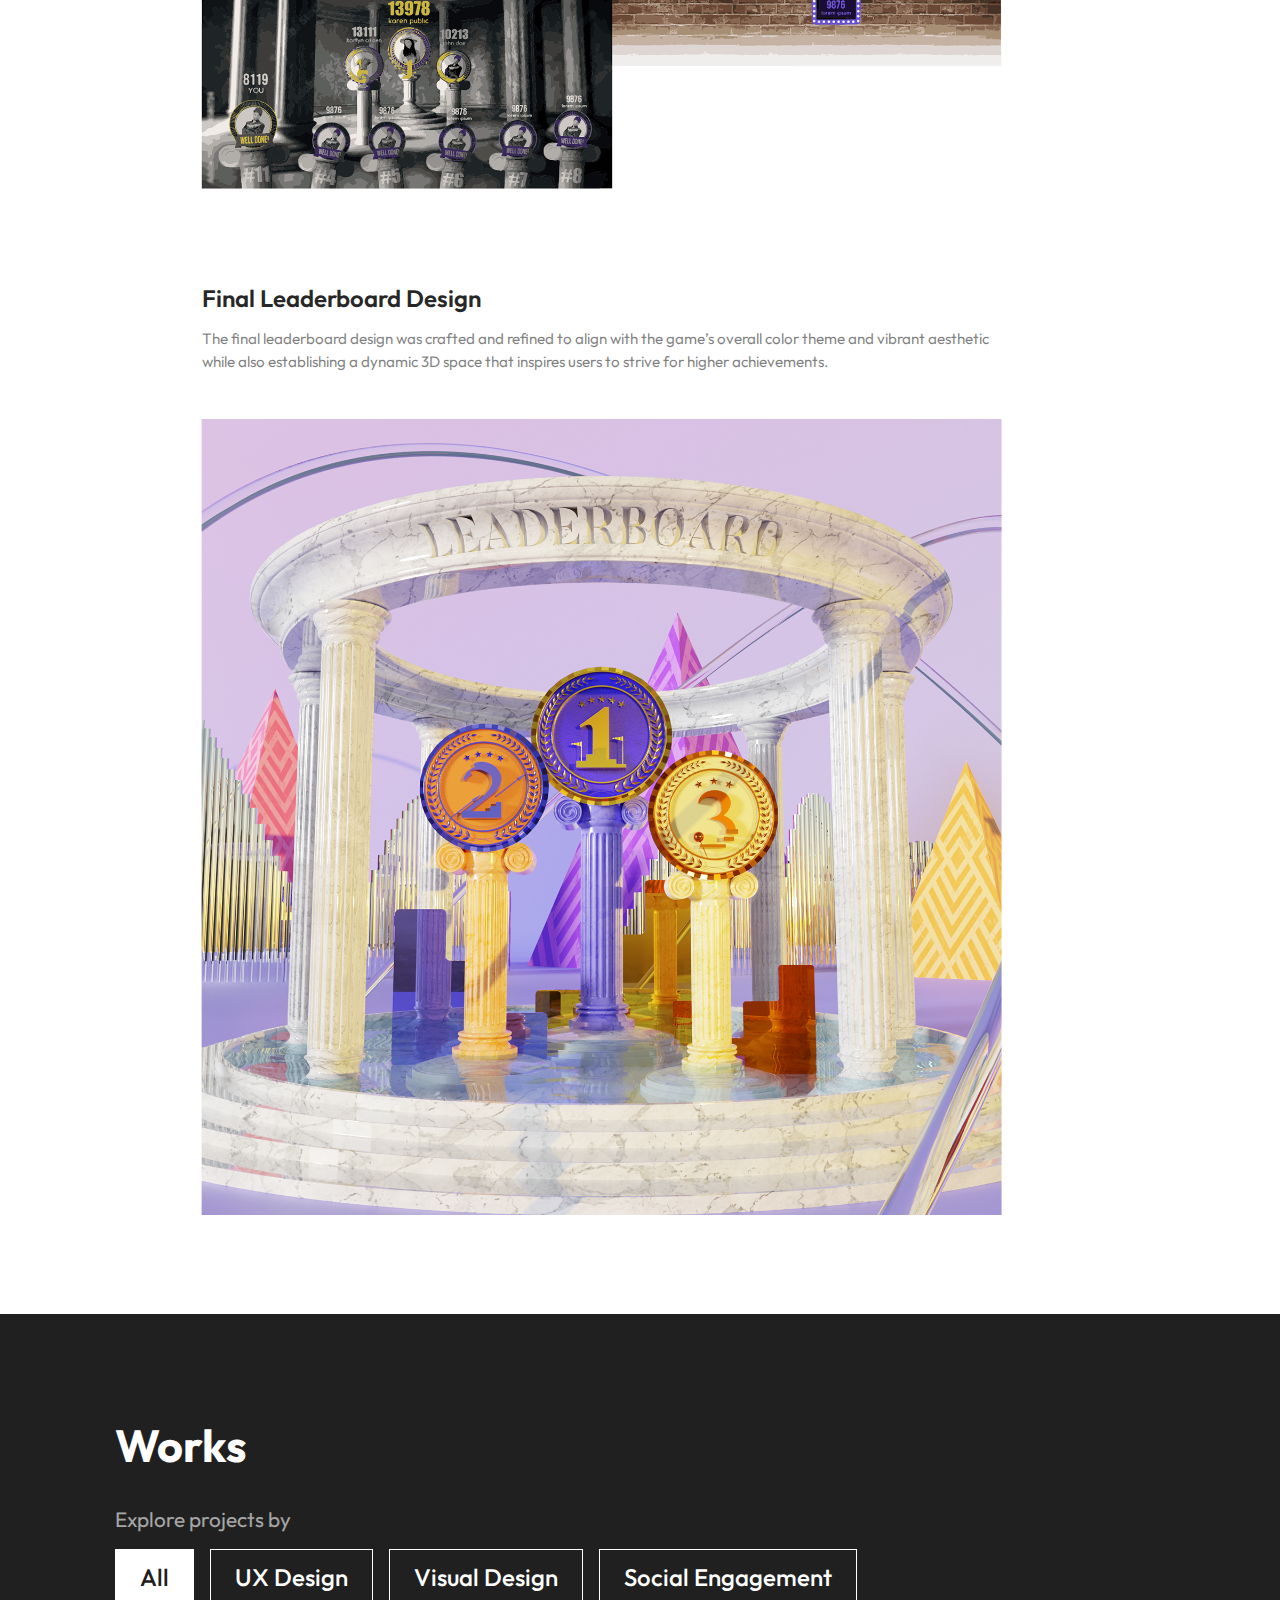
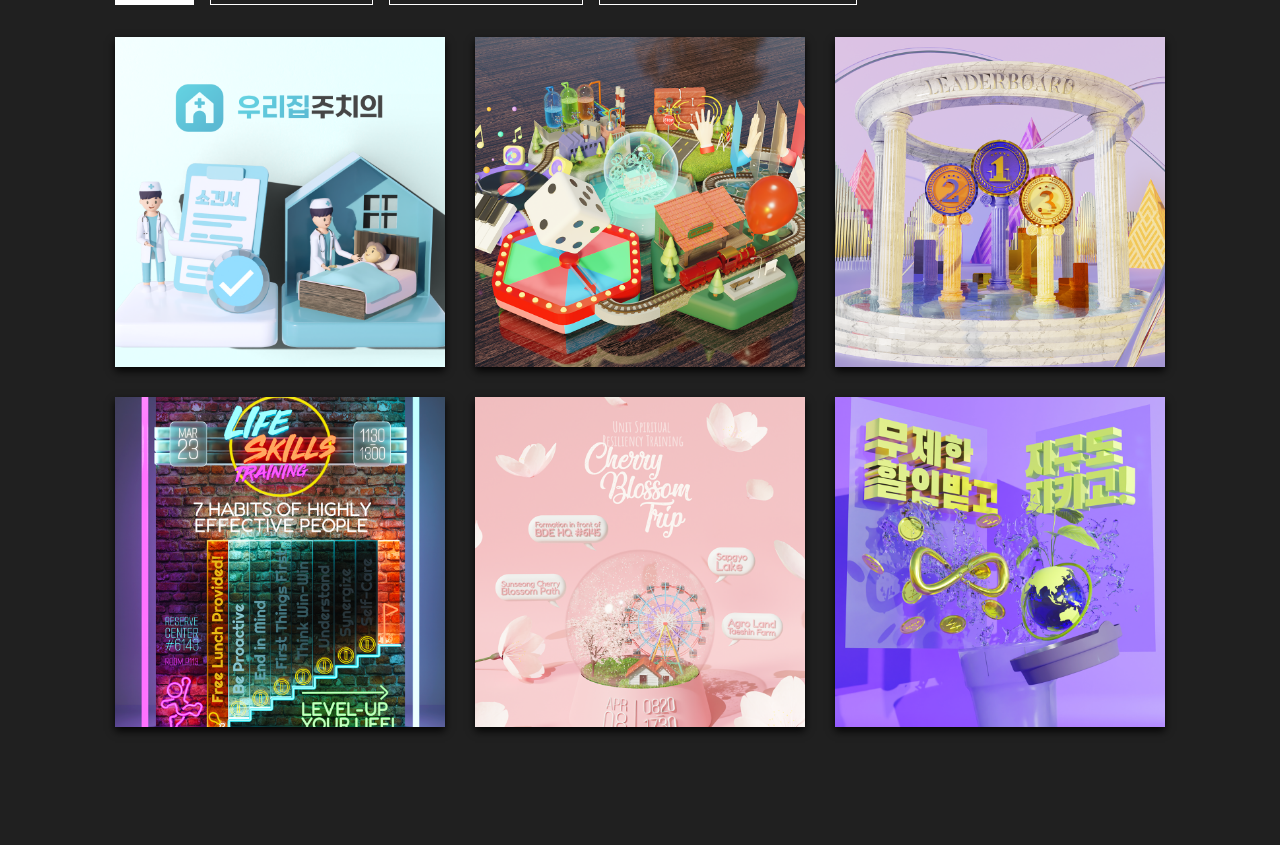
<file: seez-leaderboard.html>
<!DOCTYPE html>
<html lang="en">

<head>
    <meta charset="UTF-8">
    <meta name="viewport" content="width=device-width, initial-scale=1.0">
    <title>SeeZ Leaderboard - Seung Wook Hong Portfolio</title>
    <link rel="stylesheet" href="style.css">
    <link
        href="https://fonts.googleapis.com/css2?family=Outfit:wght@100;300;400;600;700&family=Inter:wght@300;400;500;600&display=swap"
        rel="stylesheet">
    <link rel="preload" href="subpage.js" as="script">
    <link rel="icon" type="image/png" sizes="32x32" href="common-assets/favicon.png">
    <link rel="apple-touch-icon" sizes="180x180" href="common-assets/apple-favicon.png">
</head>

<body>
    <div id="header-w"></div>
    <main>
        <div class="subpage">
            <div class="subpage-body">
                <div class="subpage-section">
                    <h1 class="subpage-element">SeeZ Leaderboard</h1>
                    <p class="subtext">GoQba Technology Internship</p>
                    <div class="tags">
                        <div class="tag filled">3D Design</div>
                        <div class="tag">Unity / C#</div>
                        <div class="tag">Blender</div>
                    </div>
                    <div class="overview">
                        <div class="overview-entry">
                            <p class="overview-title">MY ROLE</p>
                            <p class="overview-content">3D Asset Designer</p>
                            <p class="overview-explanation">Created animated assets for Unity</p>
                            <p class="overview-content">3D Graphic Designer</p>
                        </div>
                        <div class="overview-entry">
                            <p class="overview-title">TEAM</p>
                            <p class="overview-content">1 Senior Designer</p>
                            <p class="overview-content">1 Design Intern</p>
                            <p class="overview-explanation">Myself</p>
                            <p class="overview-content">1 Senior Developer</p>
                            <p class="overview-content">2 Junior Developers</p>
                        </div>
                        <div class="overview-entry">
                            <p class="overview-title">DURATION</p>
                            <p class="overview-content">Jan 2021 - Feb 2021</p>
                            <p class="overview-content">2 months</p>
                        </div>
                    </div>
                    <img src="subpage-assets/seez-leaderboard/main.png" alt="">
                </div>
                <div class="subpage-section">
                    <h2>Introduction</h2>
                    <p>SeeZ is a digital therapeutics game project designed to make upper limb rehabilitation necessary
                        for after-stroke recovery fun and doable.</p>
                </div>
                <div class="subpage-section background-black">
                    <h2>Task</h2>
                    <p class="strong">“Let’s create visually appealing badges and leaderboard to keep the users
                        motivated to participate.”</p>
                </div>
                <div class="subpage-section">
                    <h2>Initial Design of Badges</h2>
                    <p>During ideation, I recalled my experience in the Army, where collecting “coins” served as a small
                        yet meaningful motivator, symbolizing honor and dedication. This inspired the design, which
                        began by benchmarking Army coins.</p>
                    <img src="subpage-assets/seez-leaderboard/badges_before.png" alt="">
                </div>
                <div class="subpage-section">
                    <h2>Refining the Design of Badges</h2>
                    <p>After receiving feedback to clarify the badge rankings and enhance their appeal, I designed
                        typography incorporating numbers to symbolize each rank: 1 representing the top, 2 indicating
                        progress, and 3 signifying entry into the ranking. Additionally, I refined the badge colors to
                        align with the SeeZ theme for visual consistency.</p>
                    <img src="subpage-assets/seez-leaderboard/badges_after.png" alt="">
                </div>
                <div class="subpage-section">
                    <h2>Creating the Moodboard for Leaderboard Design</h2>
                    <p>I created a moodboard to be used as a visual reference and brainstormed several design concepts
                        as an initial step to designing the leaderboard.</p>
                    <img src="subpage-assets/seez-leaderboard/moodboard.png" alt="">
                </div>
                <div class="subpage-section">
                    <h2>Final Leaderboard Design</h2>
                    <p>The final leaderboard design was crafted and refined to align with the game’s overall color theme
                        and vibrant aesthetic while also establishing a dynamic 3D space that inspires users to strive
                        for higher achievements.</p>
                    <img src="subpage-assets/seez-leaderboard/main.png" alt="">
                </div>
            </div>
        </div>
    </main>
    <div id="footer-w"></div>
    <script src="subpage.js"></script>
    <script src="script.js"></script>
</body>

</html>
</file>
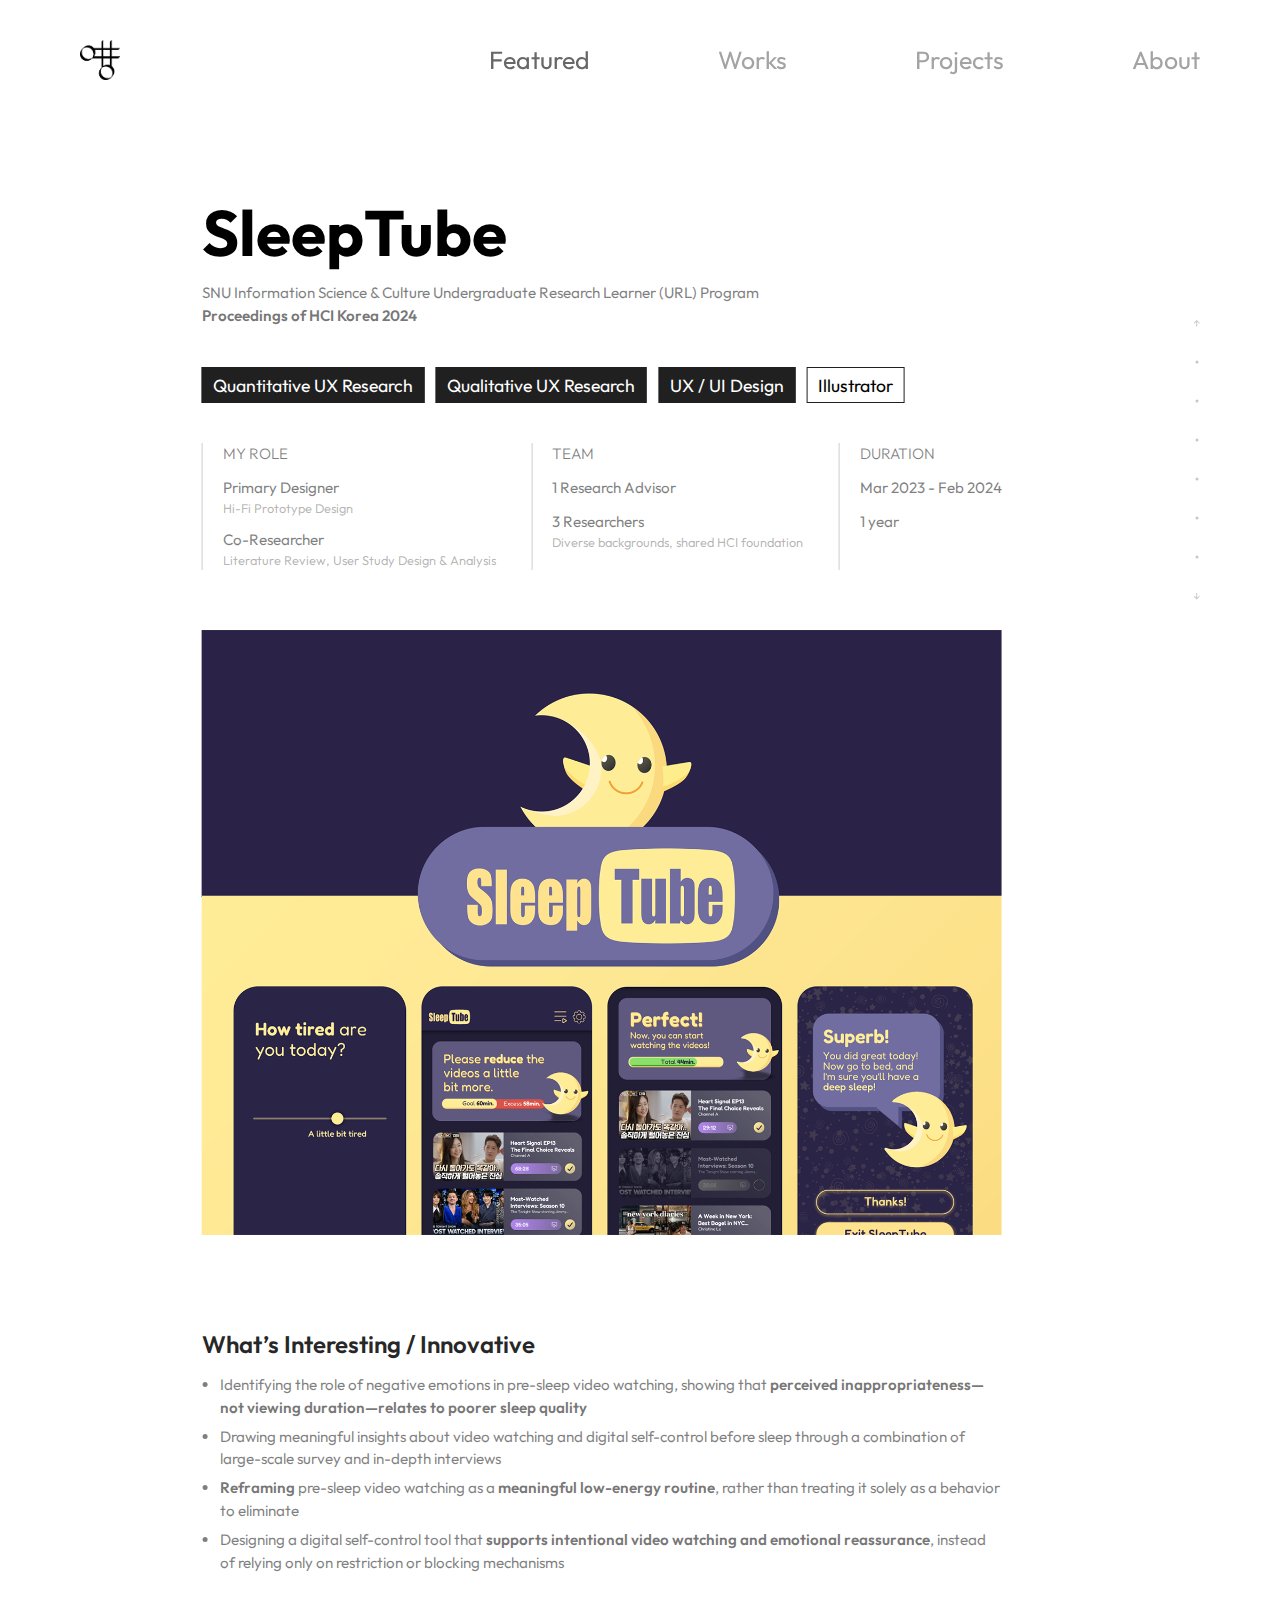
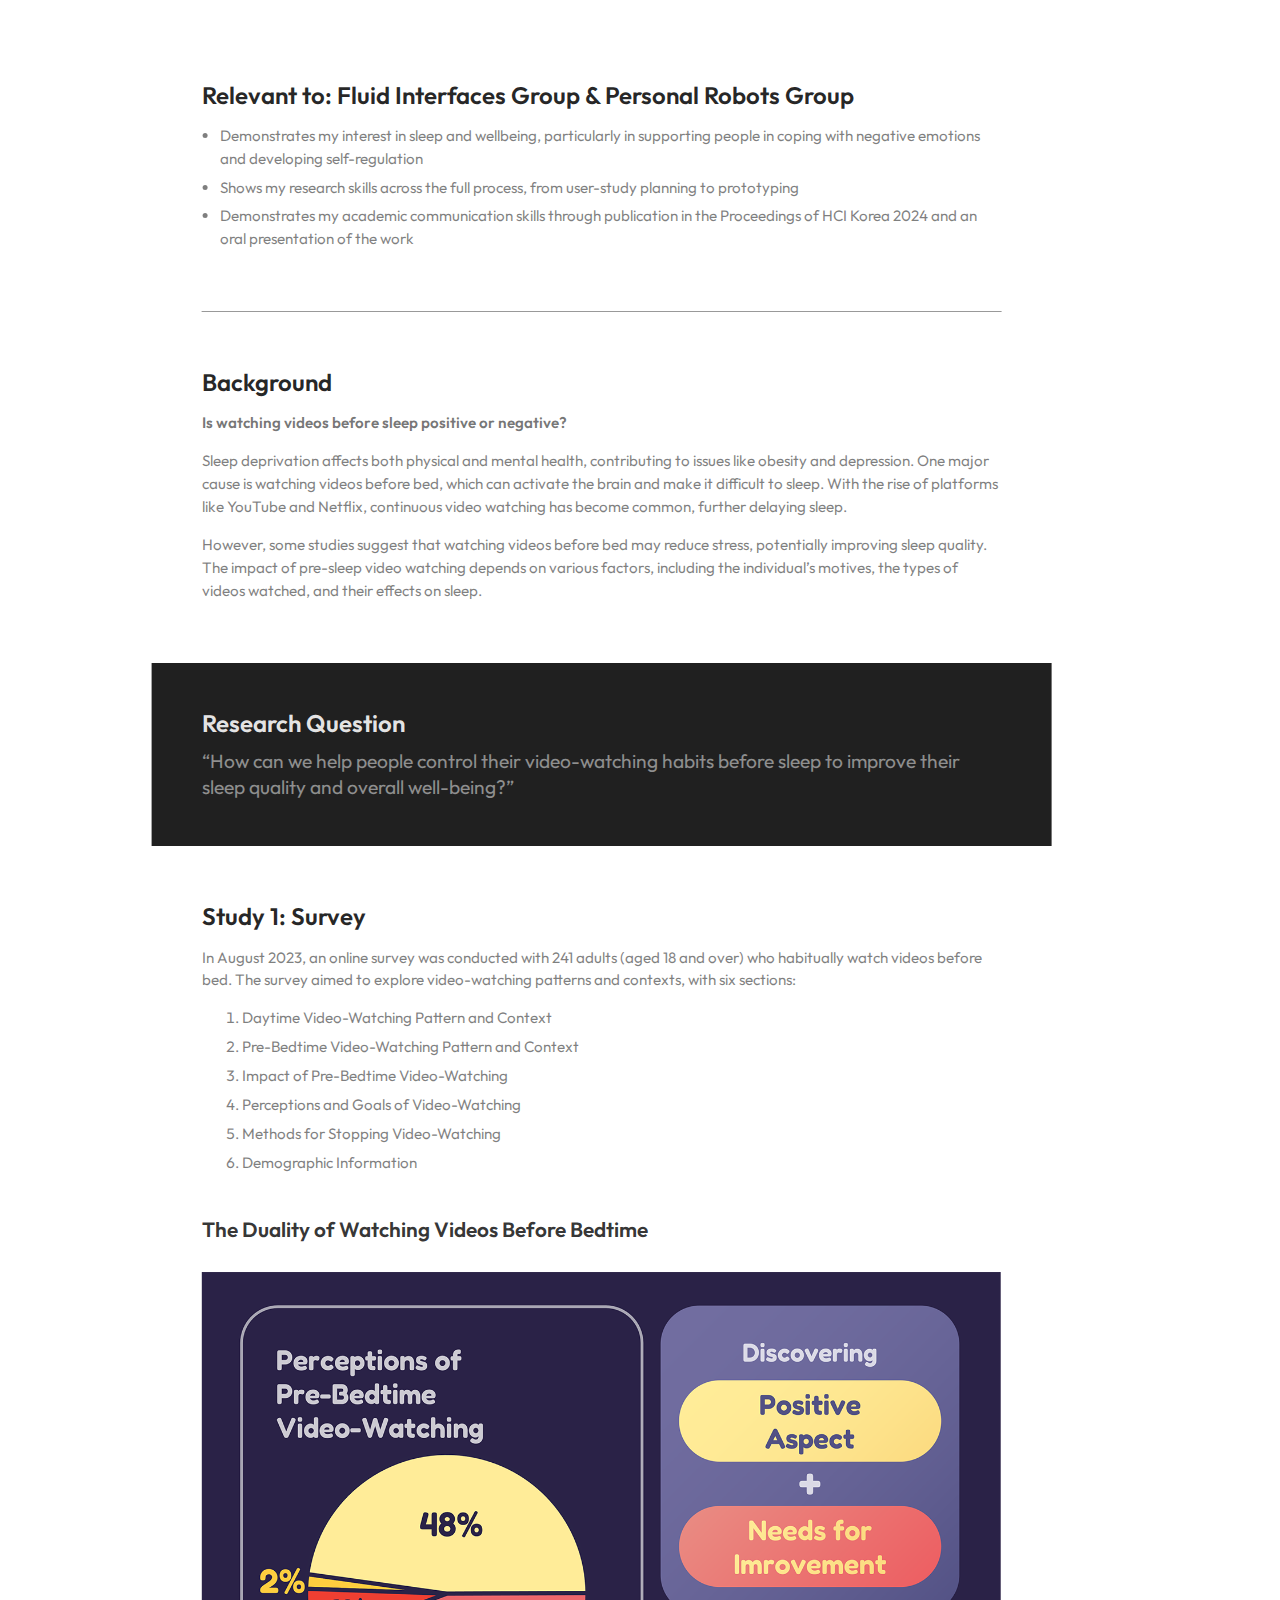
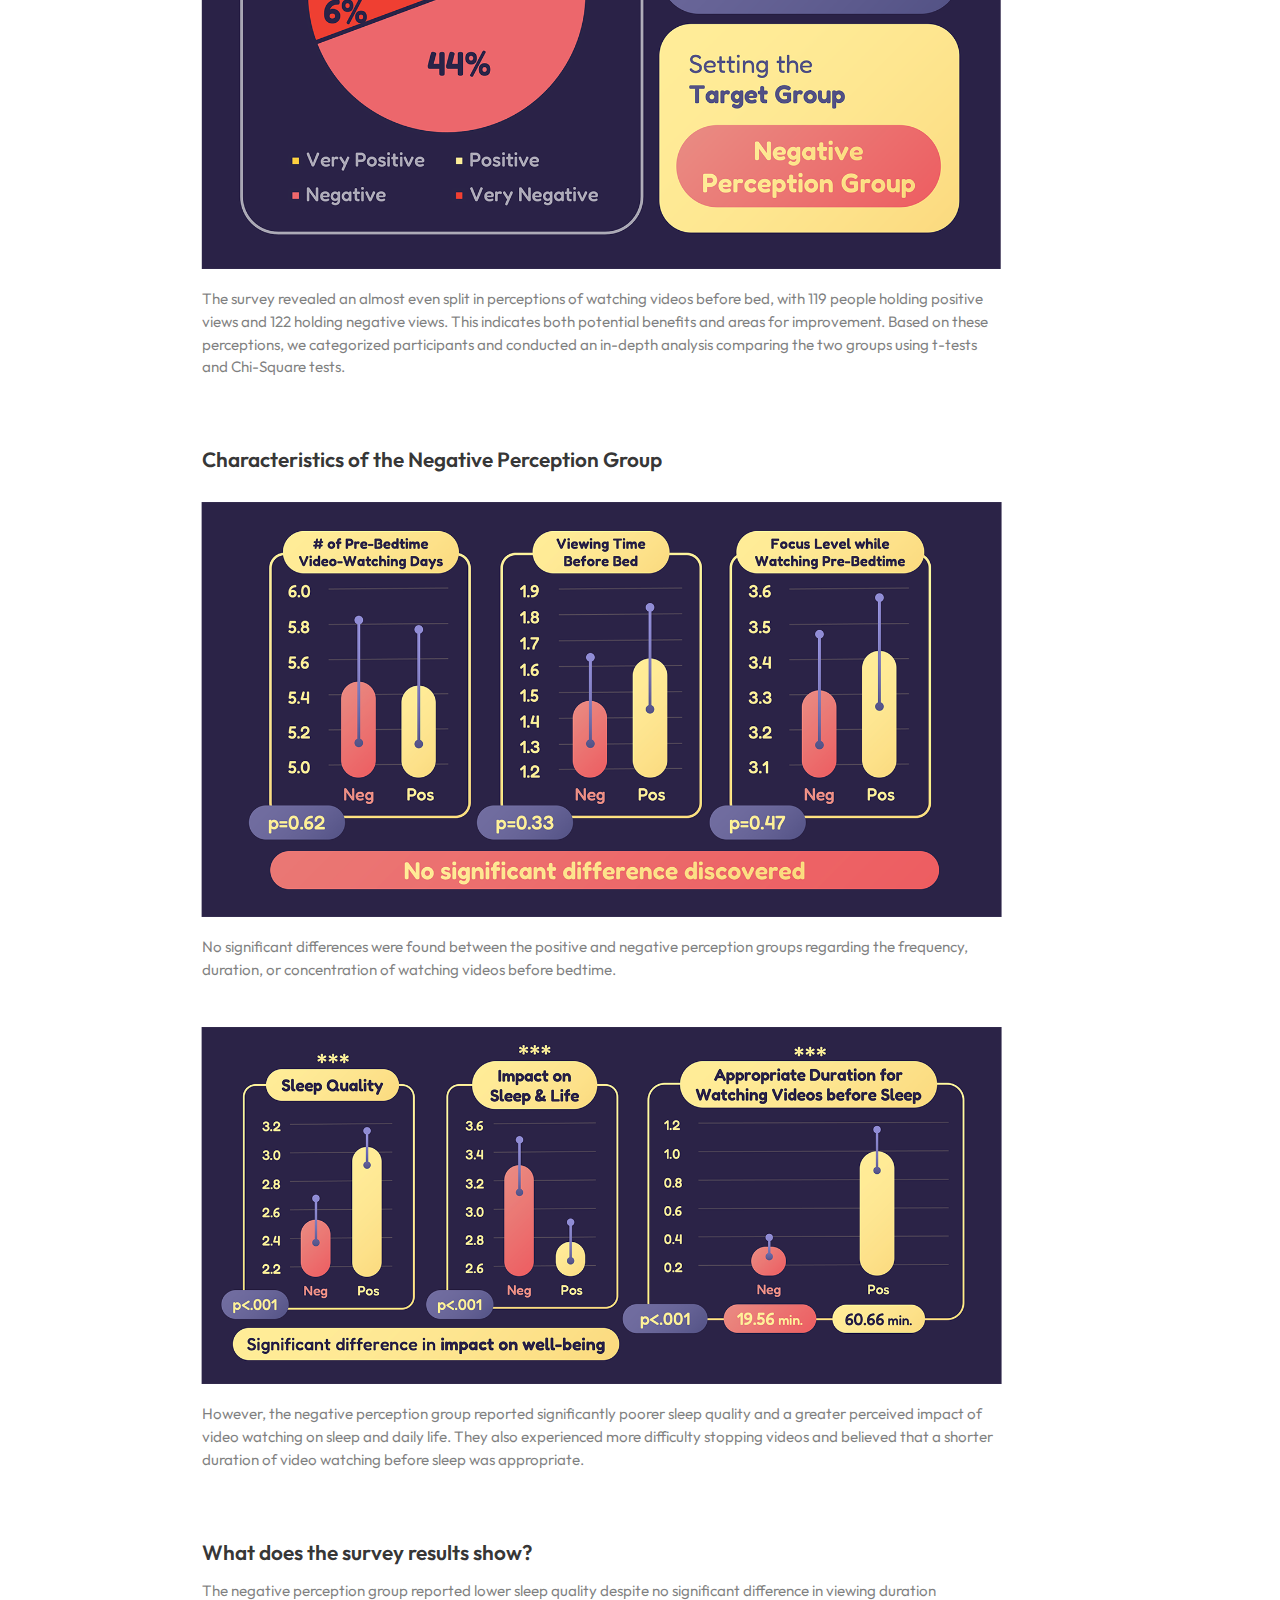
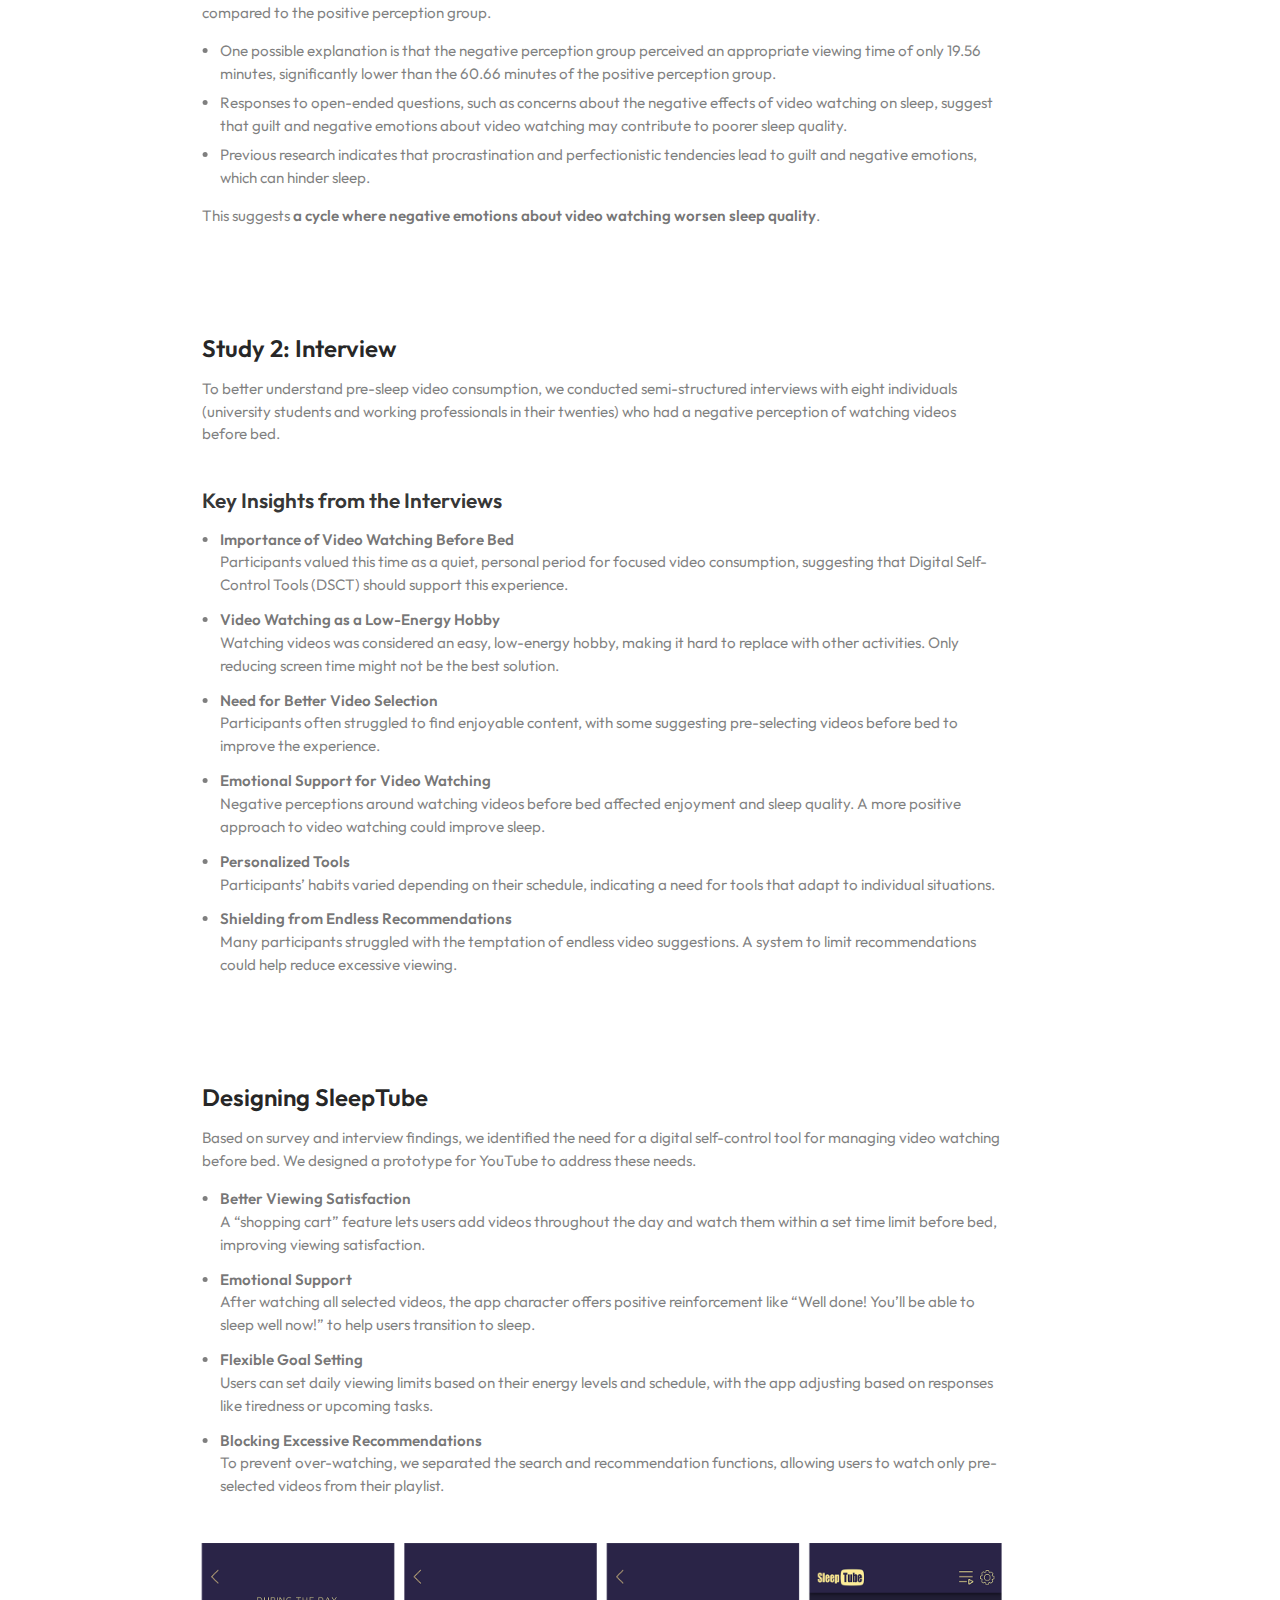
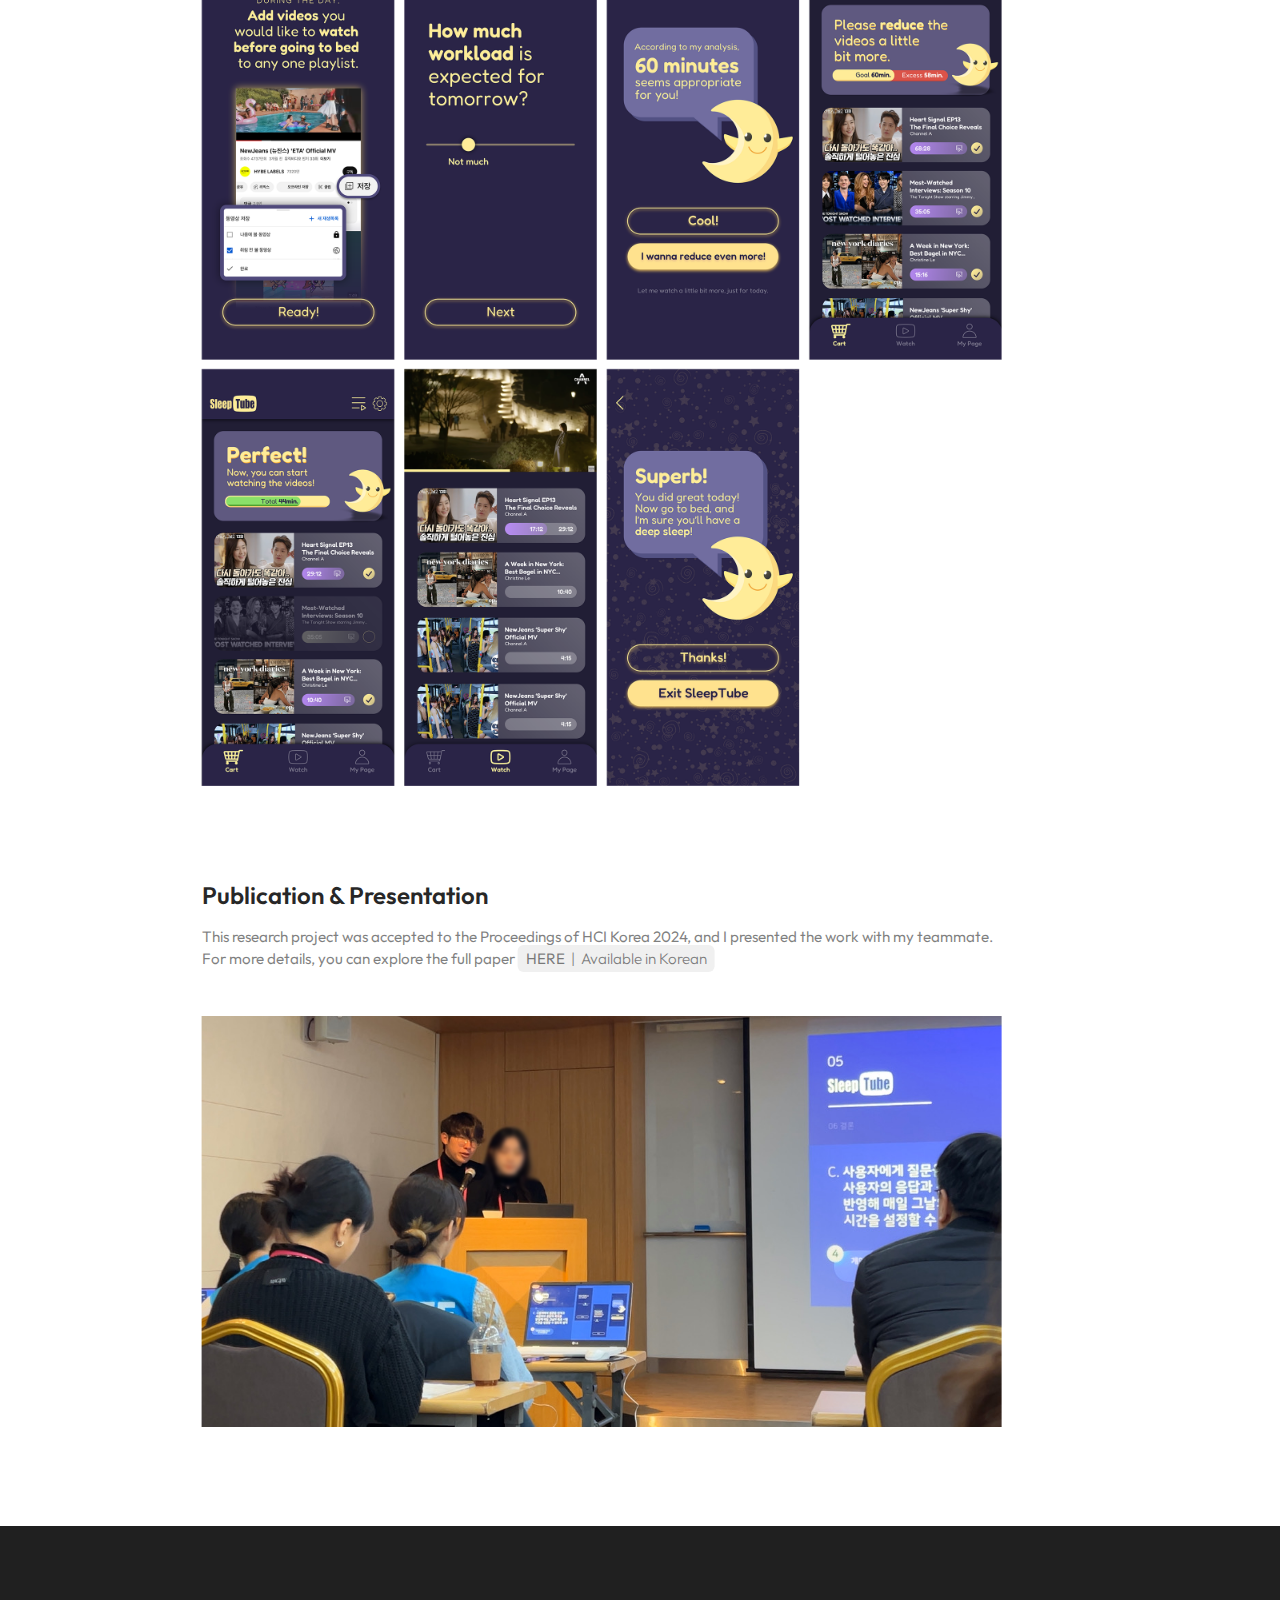
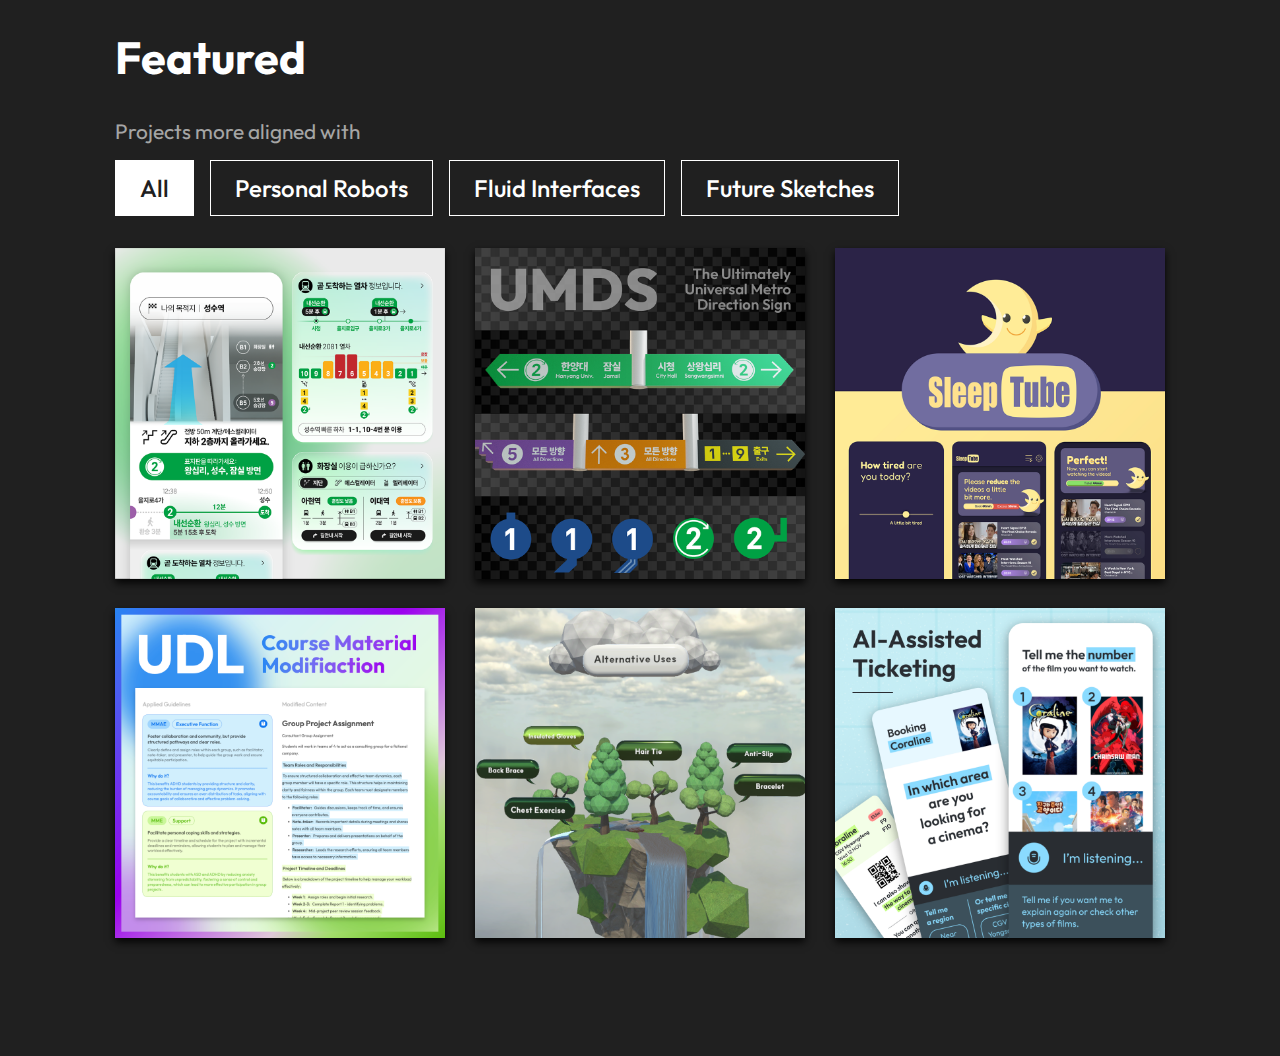
<file: sleeptube.html>
<!DOCTYPE html>
<html lang="en">

<head>
    <meta charset="UTF-8">
    <meta name="viewport" content="width=device-width, initial-scale=1.0">
    <title>SleepTube - Seung Wook Hong Portfolio</title>
    <link rel="stylesheet" href="style.css">
    <link
        href="https://fonts.googleapis.com/css2?family=Outfit:wght@100;300;400;600;700&family=Inter:wght@300;400;500;600&display=swap"
        rel="stylesheet">
    <link rel="preload" href="subpage.js" as="script">
    <link rel="icon" type="image/png" sizes="32x32" href="common-assets/favicon.png">
    <link rel="apple-touch-icon" sizes="180x180" href="common-assets/apple-favicon.png">
</head>

<body>
    <div id="header-r"></div>
    <main>
        <div class="subpage">
            <div class="subpage-body">
                <div class="subpage-section">
                    <h1 class="subpage-element">SleepTube</h1>
                    <p class="subtext">SNU Information Science & Culture Undergraduate Research Learner (URL)
                        Program<br>
                        <strong>Proceedings of HCI Korea 2024</strong>
                    </p>
                    <div class="tags">
                        <div class="tag filled">Quantitative UX Research</div>
                        <div class="tag filled">Qualitative UX Research</div>
                        <div class="tag filled">UX / UI Design</div>
                        <div class="tag">Illustrator</div>
                    </div>
                    <div class="overview">
                        <div class="overview-entry">
                            <p class="overview-title">MY ROLE</p>
                            <p class="overview-content">Primary Designer</p>
                            <p class="overview-explanation">Hi-Fi Prototype Design</p>
                            <p class="overview-content">Co-Researcher</p>
                            <p class="overview-explanation">Literature Review, User Study Design & Analysis</p>
                        </div>
                        <div class="overview-entry">
                            <p class="overview-title">TEAM</p>
                            <p class="overview-content">1 Research Advisor</p>
                            <p class="overview-content">3 Researchers</p>
                            <p class="overview-explanation">Diverse backgrounds, shared HCI foundation</p>
                        </div>
                        <div class="overview-entry">
                            <p class="overview-title">DURATION</p>
                            <p class="overview-content">Mar 2023 - Feb 2024</p>
                            <p class="overview-content">1 year</p>
                        </div>
                    </div>
                    <img src="subpage-assets/sleeptube/main.png" alt="">
                </div>
                <div class="subpage-section">
                    <h2 class="section-ignore">What’s Interesting / Innovative</h2>
                    <ul>
                        <li>Identifying the role of negative emotions in pre-sleep video watching, showing that
                            <strong>perceived inappropriateness—not viewing duration—relates to poorer sleep
                                quality</strong>
                        </li>
                        <li>Drawing meaningful insights about video watching and digital self-control before sleep
                            through a combination of large-scale survey and in-depth interviews</li>
                        <li><strong>Reframing</strong> pre-sleep video watching as a <strong>meaningful low-energy
                                routine</strong>, rather than treating it solely as a behavior to eliminate</li>
                        <li>Designing a digital self-control tool that <strong>supports intentional video watching and emotional reassurance</strong>, instead of relying only on restriction or blocking mechanisms</li>
                    </ul>
                </div>
                <div class="subpage-section">
                    <h2 class="section-ignore">Relevant to: Fluid Interfaces Group & Personal Robots Group</h2>
                    <ul>
                        <li>Demonstrates my interest in sleep and wellbeing, particularly in supporting people in coping with negative emotions and developing self-regulation</li>
                        <li>Shows my research skills across the full process, from user-study planning to prototyping</li>
                        <li>Demonstrates my academic communication skills through publication in the Proceedings of HCI Korea 2024 and an oral presentation of the work</li>
                    </ul>
                </div>
                <hr class="section-divider">
                <div class="subpage-section">
                    <h2>Background</h2>
                    <p><strong>Is watching videos before sleep positive or negative?</strong></p>
                    <p>Sleep deprivation affects both physical and mental health, contributing to issues like obesity
                        and depression. One major cause is watching videos before bed, which can activate the brain and
                        make it difficult to sleep. With the rise of platforms like YouTube and Netflix, continuous
                        video watching has become common, further delaying sleep.</p>
                    <p>However, some studies suggest that watching videos before bed may reduce stress, potentially
                        improving sleep quality. The impact of pre-sleep video watching depends on various factors,
                        including the individual’s motives, the types of videos watched, and their effects on sleep.</p>
                </div>
                <div class="subpage-section background-black">
                    <h2>Research Question</h2>
                    <p class="strong">“How can we help people control their video-watching habits before sleep to
                        improve their sleep quality and overall well-being?”</p>
                </div>
                <div class="subpage-section">
                    <h2>Study 1: Survey</h2>
                    <p>In August 2023, an online survey was conducted with 241 adults (aged 18 and over) who habitually
                        watch videos before bed. The survey aimed to explore video-watching patterns and contexts, with
                        six sections:</p>
                    <ol>
                        <li>Daytime Video-Watching Pattern and Context</li>
                        <li>Pre-Bedtime Video-Watching Pattern and Context</li>
                        <li>Impact of Pre-Bedtime Video-Watching</li>
                        <li>Perceptions and Goals of Video-Watching</li>
                        <li>Methods for Stopping Video-Watching</li>
                        <li>Demographic Information</li>
                    </ol>
                    <h3><br>The Duality of Watching Videos Before Bedtime</h3>
                    <img src="subpage-assets/sleeptube/survey1.png" alt="">
                    <p>The survey revealed an almost
                        even split in perceptions of watching videos before bed, with 119
                        people holding positive views and 122 holding negative views. This indicates both
                        potential benefits and areas for improvement. Based on these perceptions, we categorized
                        participants and conducted an in-depth analysis comparing the two groups using t-tests and
                        Chi-Square tests.</p>
                    <h3><br><br>Characteristics of the Negative Perception Group</h3>
                    <img src="subpage-assets/sleeptube/survey2.png" alt="">
                    <p>No significant differences were found between the positive and negative perception groups
                        regarding the frequency, duration, or concentration of watching videos before bedtime.</p>
                    <img src="subpage-assets/sleeptube/survey3.png" alt="">
                    <p>However, the negative perception group reported significantly poorer sleep quality and a greater
                        perceived impact of video watching on sleep and daily life. They also experienced more
                        difficulty stopping videos and believed that a shorter duration of video watching before sleep
                        was appropriate.</p>
                    <h3><br><br>What does the survey results show?</h3>
                    <p>The negative perception group reported lower sleep quality despite no significant difference in
                        viewing duration compared to the positive perception group.</p>
                    <ul>
                        <li>One possible explanation is that the
                            negative perception group perceived an appropriate viewing time of only 19.56 minutes,
                            significantly lower than the 60.66 minutes of the positive perception group.</li>
                        <li>Responses to open-ended questions, such as concerns about the negative effects of video
                            watching on sleep, suggest that guilt and negative emotions about video watching may
                            contribute to poorer sleep quality.</li>
                        <li>Previous research indicates that procrastination and perfectionistic tendencies lead to
                            guilt and negative emotions, which can hinder sleep.</li>
                    </ul>
                    <p>This suggests <strong>a cycle where negative emotions about video watching worsen sleep
                            quality</strong>.</p>
                </div>
                <div class="subpage-section">
                    <h2>Study 2: Interview</h2>
                    <p>To better understand pre-sleep video consumption, we conducted semi-structured interviews with
                        eight individuals (university students and working professionals in their twenties) who had a
                        negative perception of watching videos before bed.</p>
                    <h3><br>Key Insights from the Interviews</h3>
                    <ul class="wider-gap">
                        <li><strong>Importance of Video Watching Before Bed</strong><br>Participants valued this time as
                            a quiet,
                            personal period for focused video consumption, suggesting that Digital Self-Control Tools
                            (DSCT) should support this experience.</li>
                        <li><strong>Video Watching as a Low-Energy Hobby</strong><br>Watching videos was considered an
                            easy,
                            low-energy hobby, making it hard to replace with other activities. Only reducing screen time
                            might not be the best solution.</li>
                        <li><strong>Need for Better Video Selection</strong><br>
                            Participants often struggled to find enjoyable content,
                            with some suggesting pre-selecting videos before bed to improve the experience.</li>
                        <li><strong>Emotional Support for Video Watching</strong><br>Negative perceptions around
                            watching videos
                            before bed affected enjoyment and sleep quality. A more positive approach to video watching
                            could improve sleep.</li>
                        <li><strong>Personalized Tools</strong><br>Participants’ habits varied depending on their
                            schedule, indicating a need for tools that adapt to individual situations.</li>
                        <li><strong>Shielding from Endless Recommendations</strong><br>Many participants struggled with
                            the temptation
                            of endless video suggestions. A system to limit recommendations could help reduce excessive
                            viewing.</li>
                    </ul>
                </div>
                <div class="subpage-section">
                    <h2>Designing SleepTube</h2>
                    <p>Based on survey and interview findings, we identified the need for a digital self-control tool
                        for managing video watching before bed. We designed a prototype for YouTube to address these
                        needs.</p>
                    <ul class="wider-gap">
                        <li><strong>Better Viewing Satisfaction</strong><br>A “shopping cart” feature lets
                            users add videos throughout the day and watch them within a set time limit before bed,
                            improving viewing satisfaction.</li>
                        <li><strong>Emotional Support</strong><br>After watching all selected videos, the app character
                            offers positive reinforcement like “Well done! You’ll be able to sleep well now!” to help
                            users transition to sleep.</li>
                        <li><strong>Flexible Goal Setting</strong><br>
                            Users can set daily viewing limits based on their energy levels and schedule, with the app
                            adjusting based on responses like tiredness or upcoming tasks.</li>
                        <li><strong>Blocking Excessive Recommendations</strong><br>To prevent over-watching, we
                            separated the search and recommendation functions, allowing users to watch only pre-selected
                            videos from their playlist.</li>
                    </ul>
                    <img src="subpage-assets/sleeptube/proto.png" alt="">
                </div>
                <div class="subpage-section">
                    <h2>Publication & Presentation</h2>
                    <p>This research project was accepted to the Proceedings of HCI Korea 2024, and I presented the work
                        with my teammate.<br>
                        For more details, you can explore the full paper <a class="intext-link"
                            href="https://www.dbpia.co.kr/journal/articleDetail?nodeId=NODE11714734" target="_blank"
                            rel="noopener">HERE&nbsp;&nbsp;<span class="semi-weak">|&nbsp;&nbsp;Available in
                                Korean</span></a></p>
                    <img src="subpage-assets/sleeptube/presentation.png" alt="">
                </div>
            </div>
    </main>
    <div id="footer-r"></div>
    <script src="subpage.js"></script>
    <script src="script.js"></script>
</body>

</html>
</file>
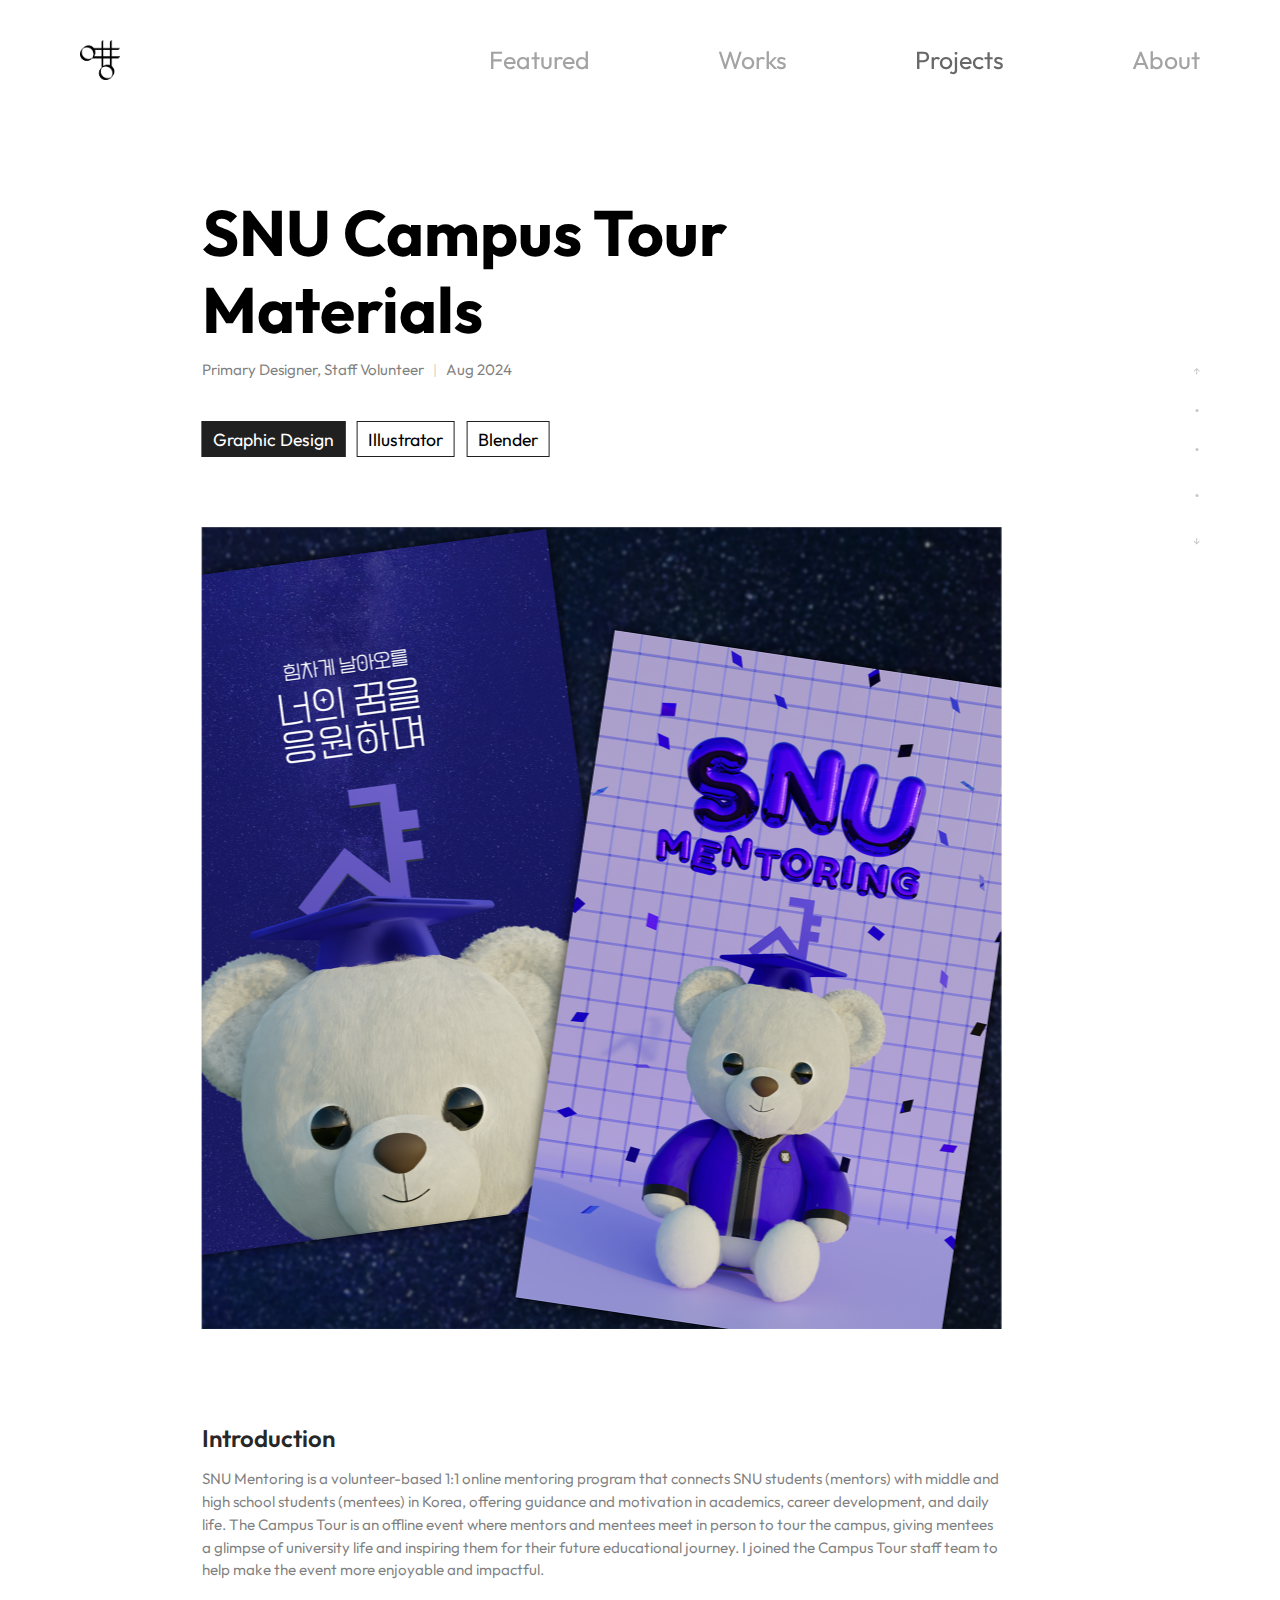
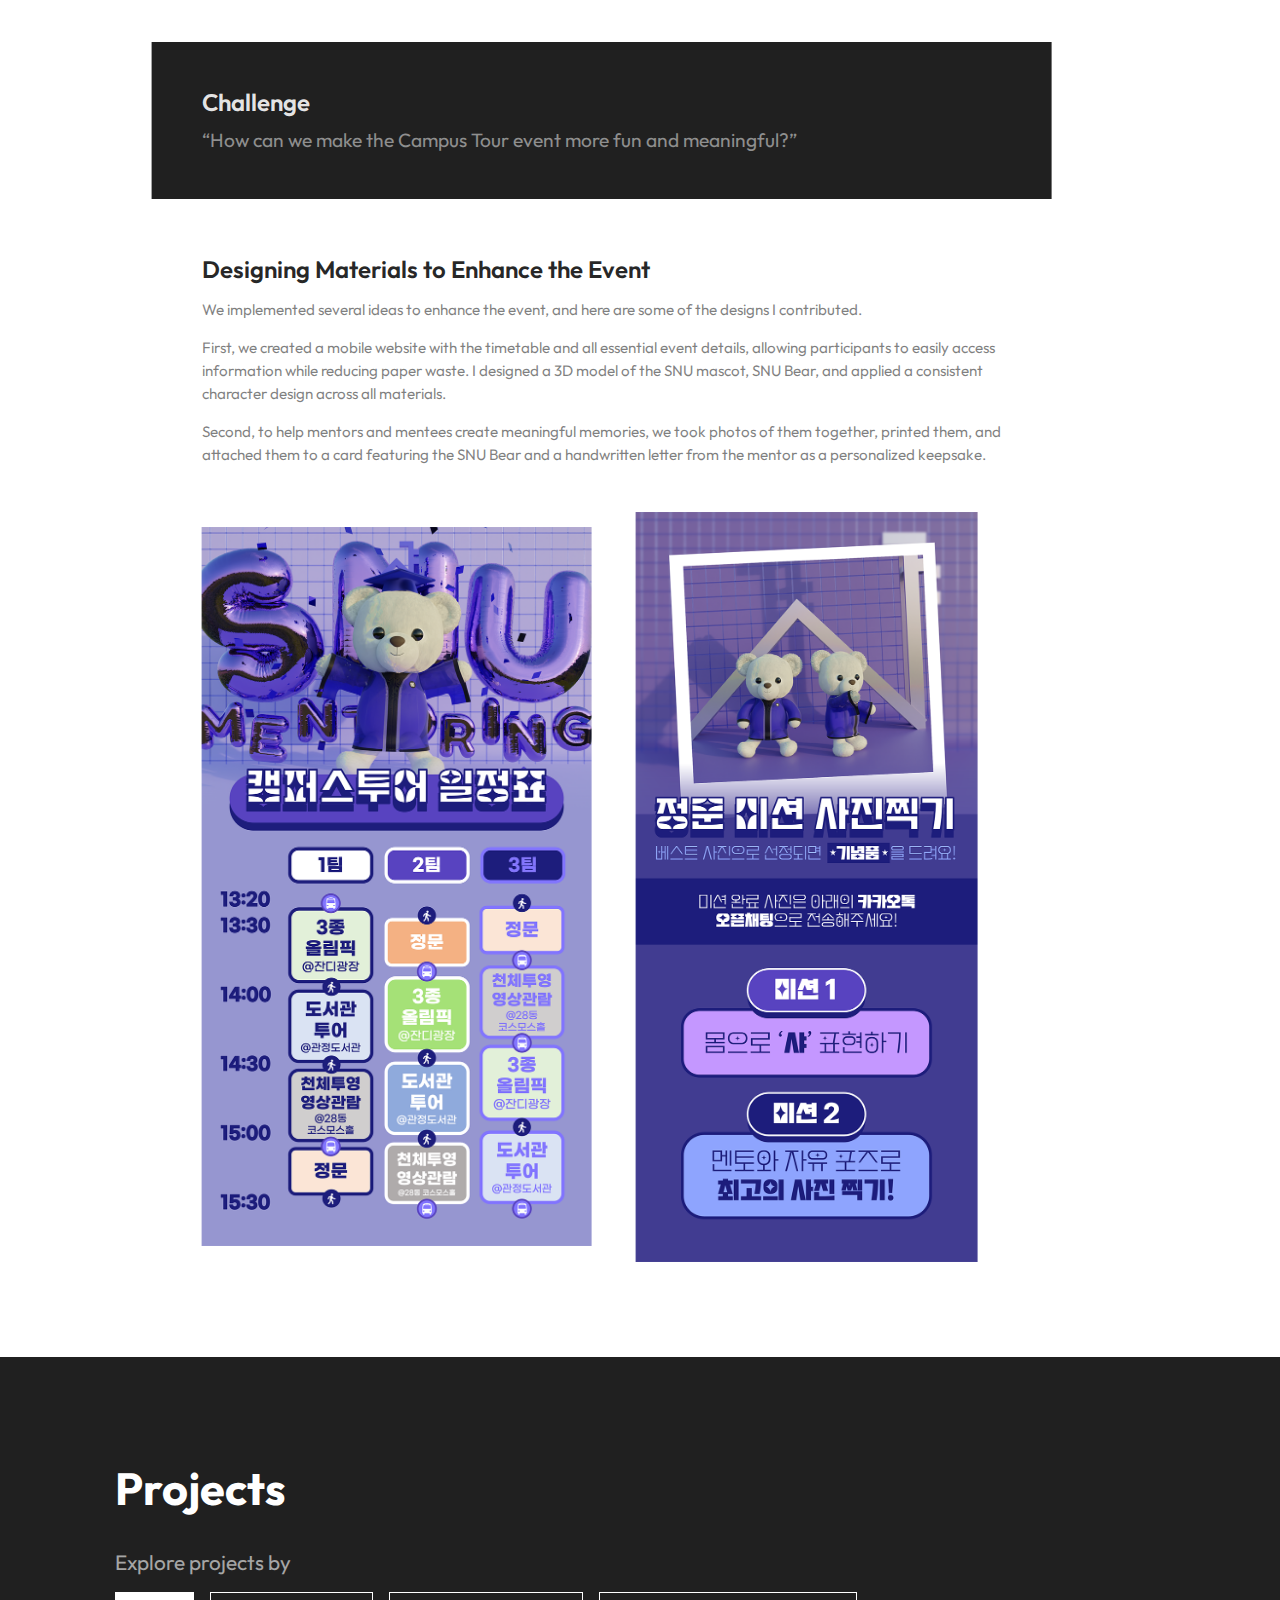
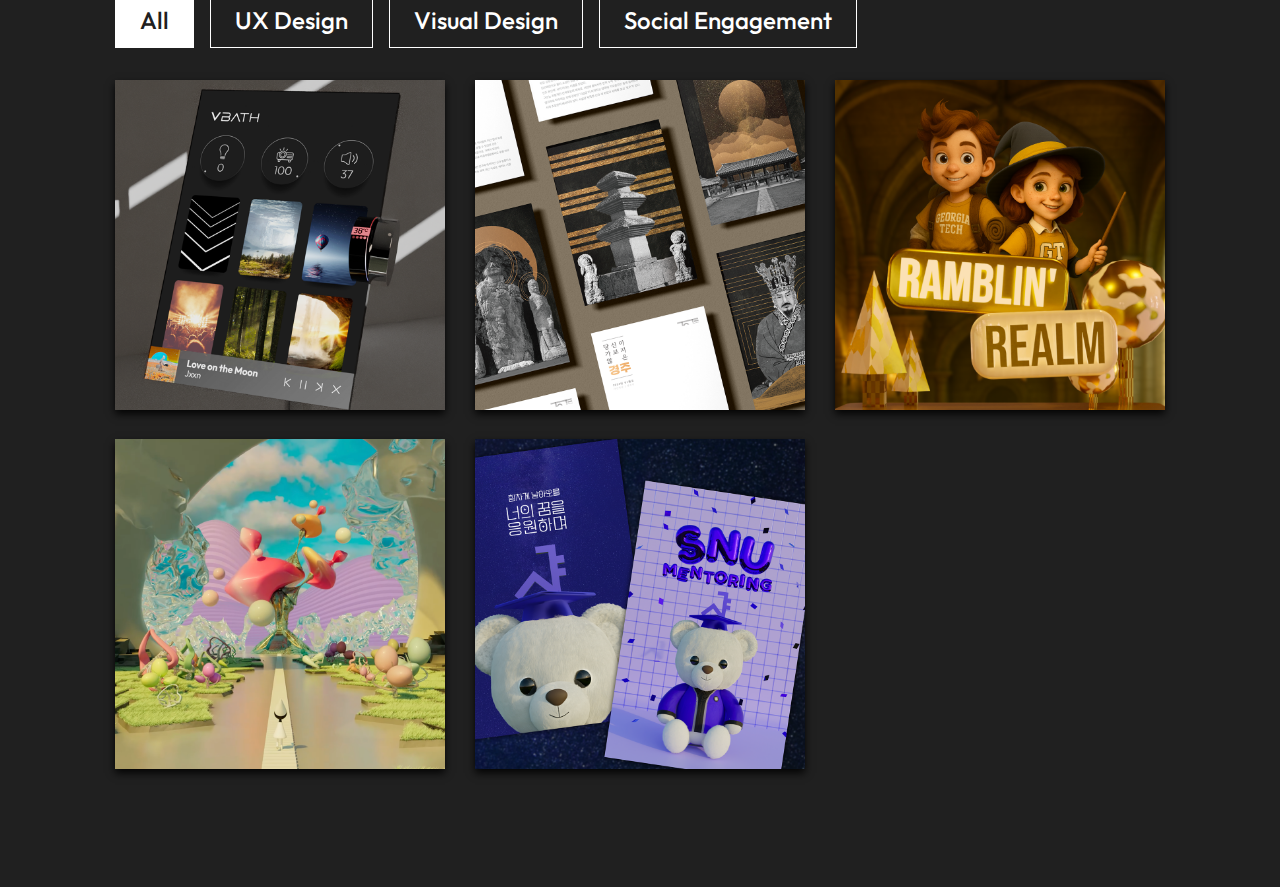
<file: snu-campus-tour.html>
<!DOCTYPE html>
<html lang="en">

<head>
    <meta charset="UTF-8">
    <meta name="viewport" content="width=device-width, initial-scale=1.0">
    <title>SNU Campus Tour Materials - Seung Wook Hong Portfolio</title>
    <link rel="stylesheet" href="style.css">
    <link
        href="https://fonts.googleapis.com/css2?family=Outfit:wght@100;300;400;600;700&family=Inter:wght@300;400;500;600&display=swap"
        rel="stylesheet">
    <link rel="preload" href="subpage.js" as="script">
    <link rel="icon" type="image/png" sizes="32x32" href="common-assets/favicon.png">
    <link rel="apple-touch-icon" sizes="180x180" href="common-assets/apple-favicon.png">
</head>

<body>
    <div id="header-p"></div>
    <main>
        <div class="subpage">
            <div class="subpage-body">
                <div class="subpage-section">
                    <h1 class="subpage-element">SNU Campus Tour Materials</h1>
                    <p class="subtext">Primary Designer, Staff Volunteer&nbsp;&nbsp;&nbsp;<span
                            class="weak">|</span>&nbsp;&nbsp;&nbsp;Aug 2024<br>
                    </p>
                    <div class="tags">
                        <div class="tag filled">Graphic Design</div>
                        <div class="tag">Illustrator</div>
                        <div class="tag">Blender</div>
                    </div>
                    <img src="subpage-assets/snu-campus-tour/main.png" alt="">
                </div>
                <div class="subpage-section">
                    <h2>Introduction</h2>
                    <p>SNU Mentoring is a volunteer-based 1:1 online mentoring program that connects SNU students
                        (mentors) with middle and high school students (mentees) in Korea, offering guidance and
                        motivation in academics, career development, and daily life. The Campus Tour is an offline event
                        where mentors and mentees meet in person to tour the campus, giving mentees a glimpse of
                        university life and inspiring them for their future educational journey. I joined the Campus
                        Tour staff team to help make the event more enjoyable and impactful.</p>
                </div>
                <div class="subpage-section background-black">
                    <h2>Challenge</h2>
                    <p class="strong">“How can we make the Campus Tour event more fun and meaningful?”</p>
                </div>
                <div class="subpage-section">
                    <h2>Designing Materials to Enhance the Event</h2>
                    <p>We implemented several ideas to enhance the event, and here are some of the designs I
                        contributed.</p>
                    <p>First, we created a mobile website with the timetable and all essential event details, allowing
                        participants to easily access information while reducing paper waste. I designed a 3D model of
                        the SNU mascot, SNU Bear, and applied a consistent character design across all materials.</p>
                    <p>Second, to help mentors and mentees create meaningful memories, we took photos of them together,
                        printed them, and attached them to a card featuring the SNU Bear and a handwritten letter from
                        the mentor as a personalized keepsake.</p>
                    <div class="imagebox">
                        <img class="limited-height" src="subpage-assets/snu-campus-tour/web1.png" alt="">
                        <img class="limited-height" src="subpage-assets/snu-campus-tour/web2.png" alt="">
                    </div>
                </div>
            </div>
        </div>
    </main>
    <div id="footer-p"></div>
    <script src="subpage.js"></script>
    <script src="script.js"></script>
</body>

</html>
</file>
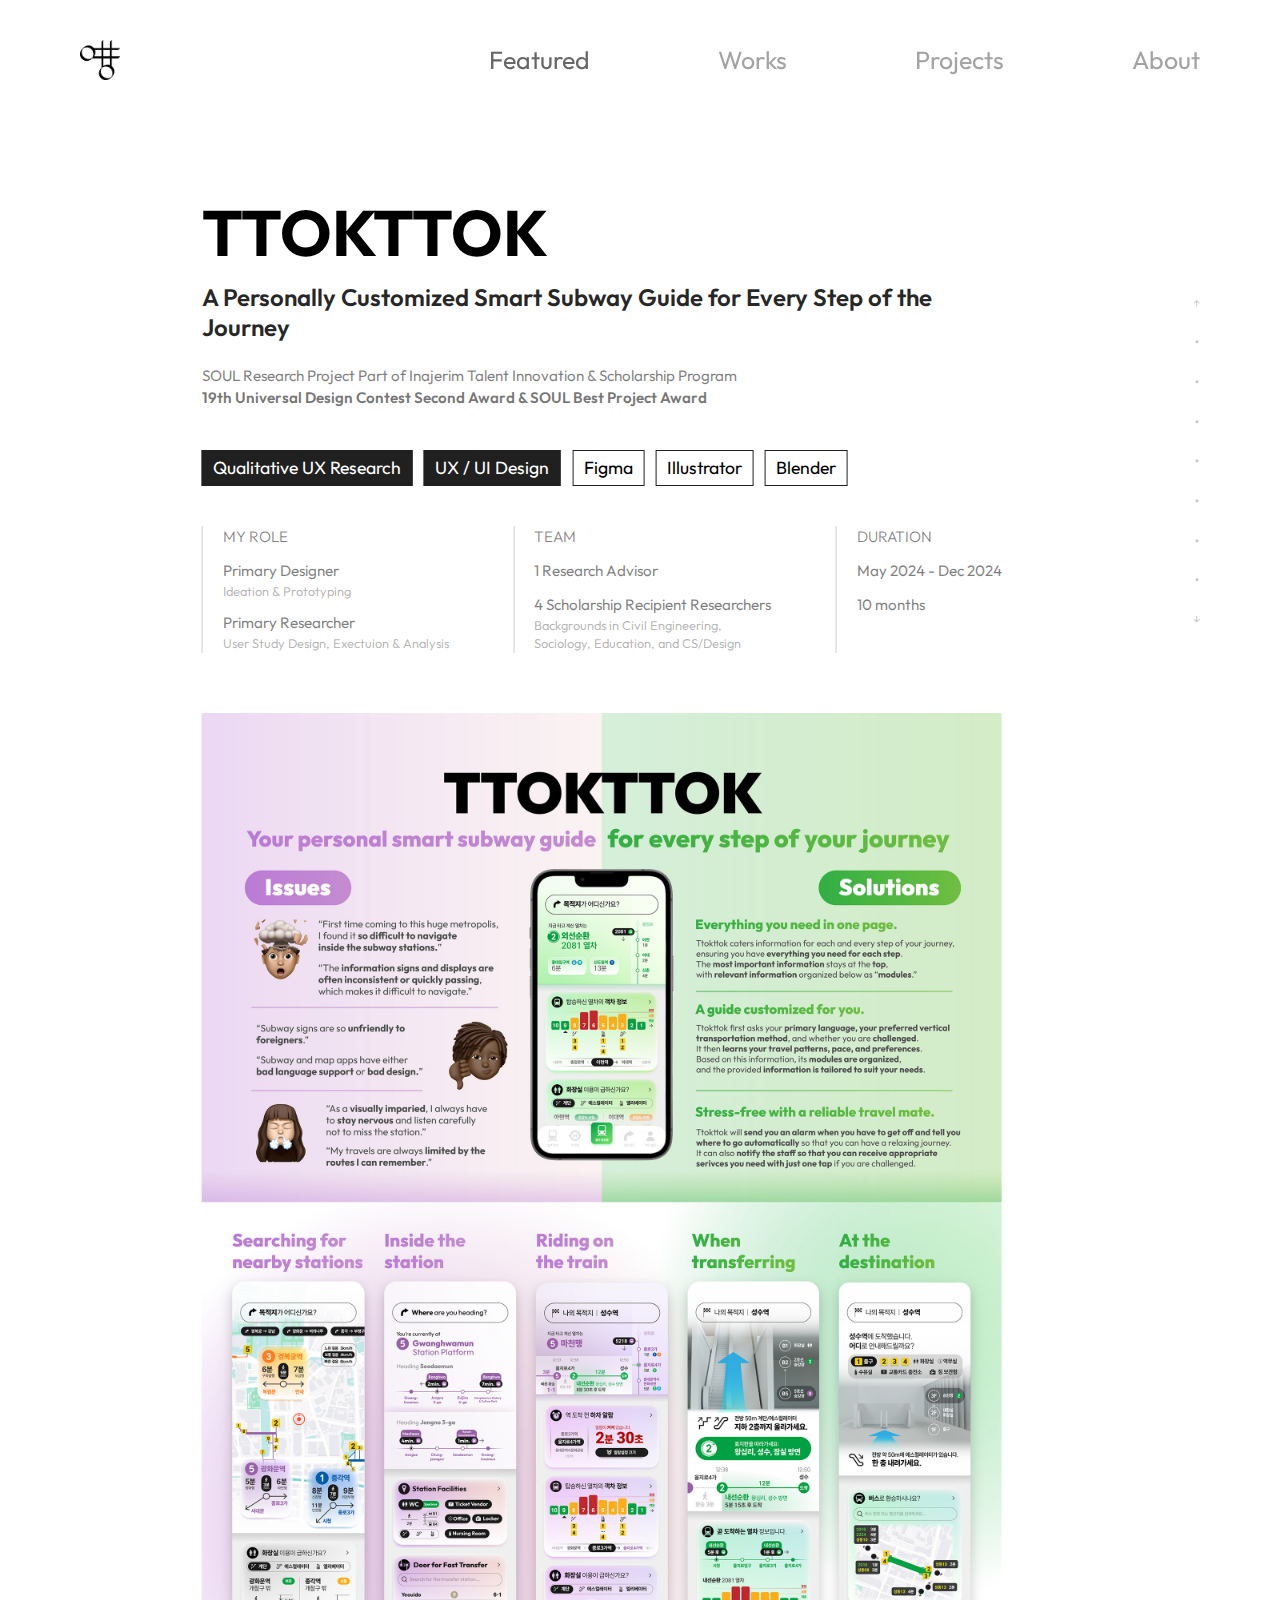
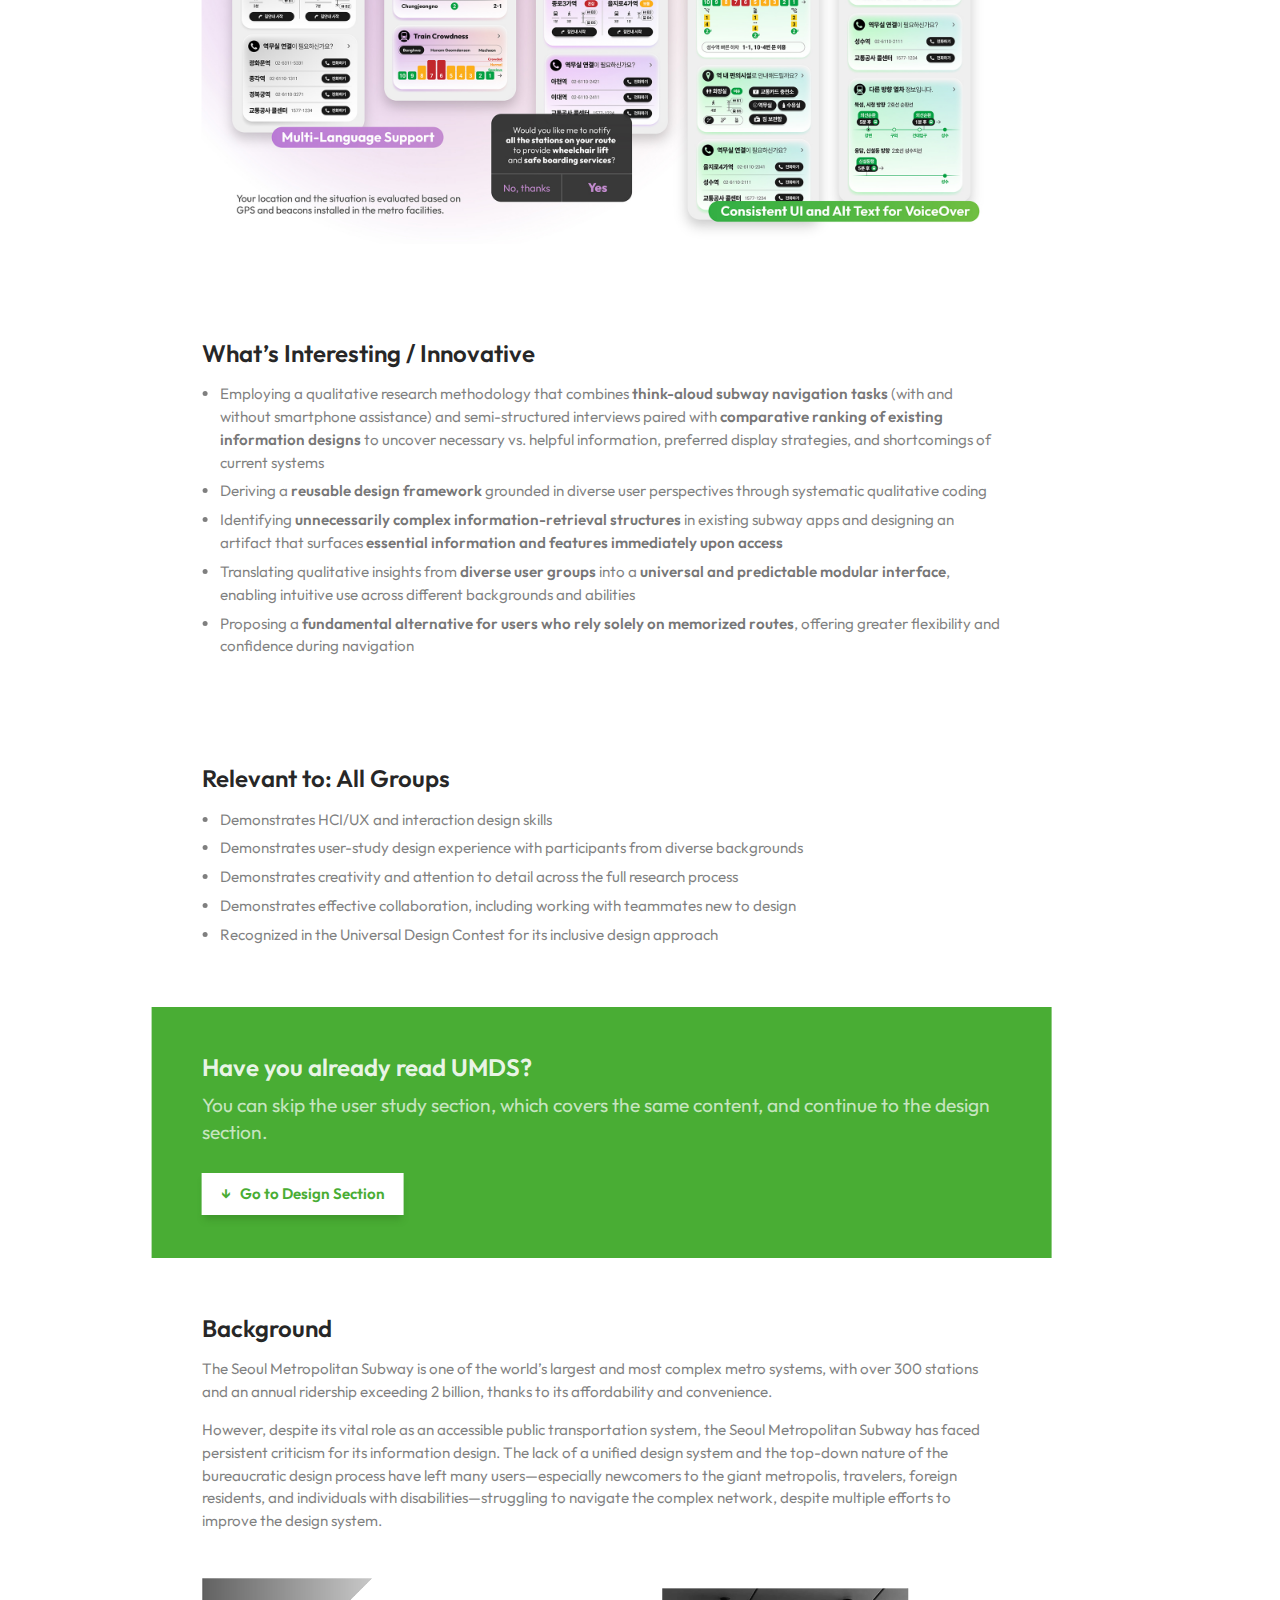
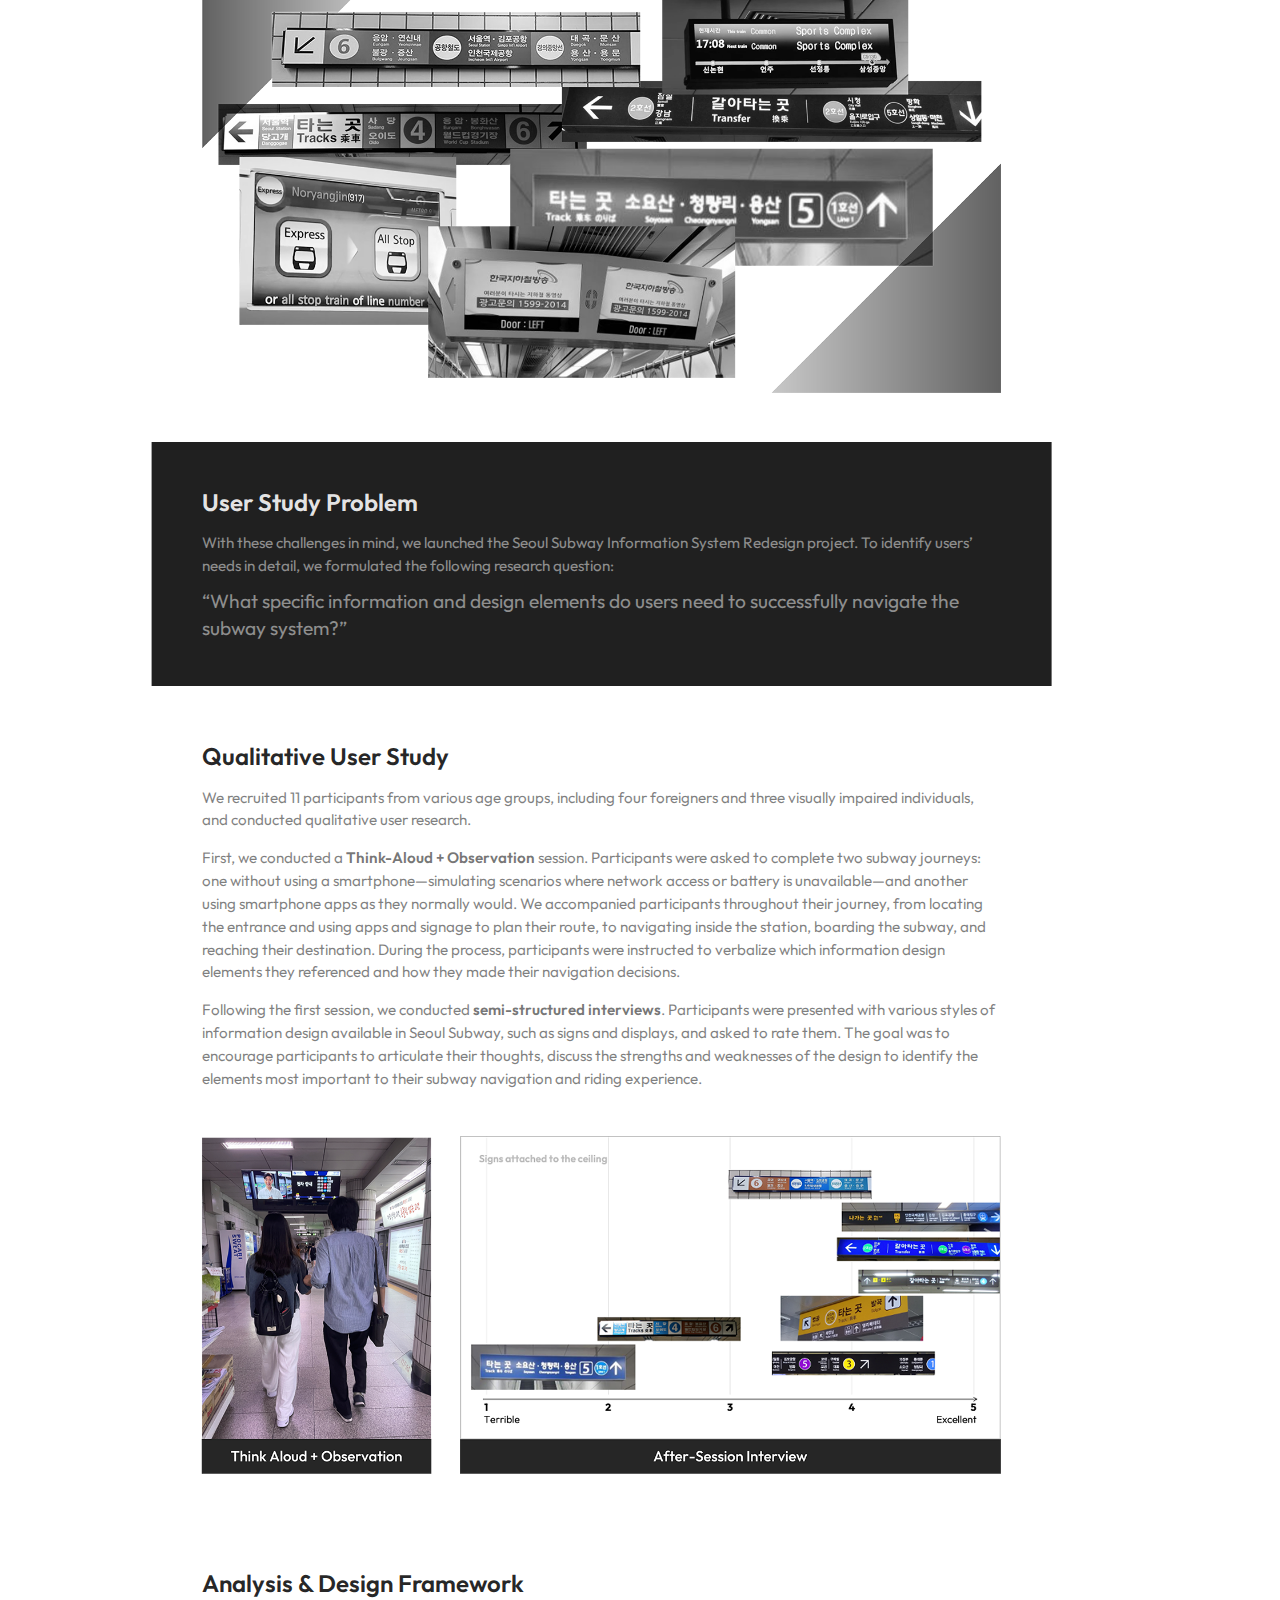
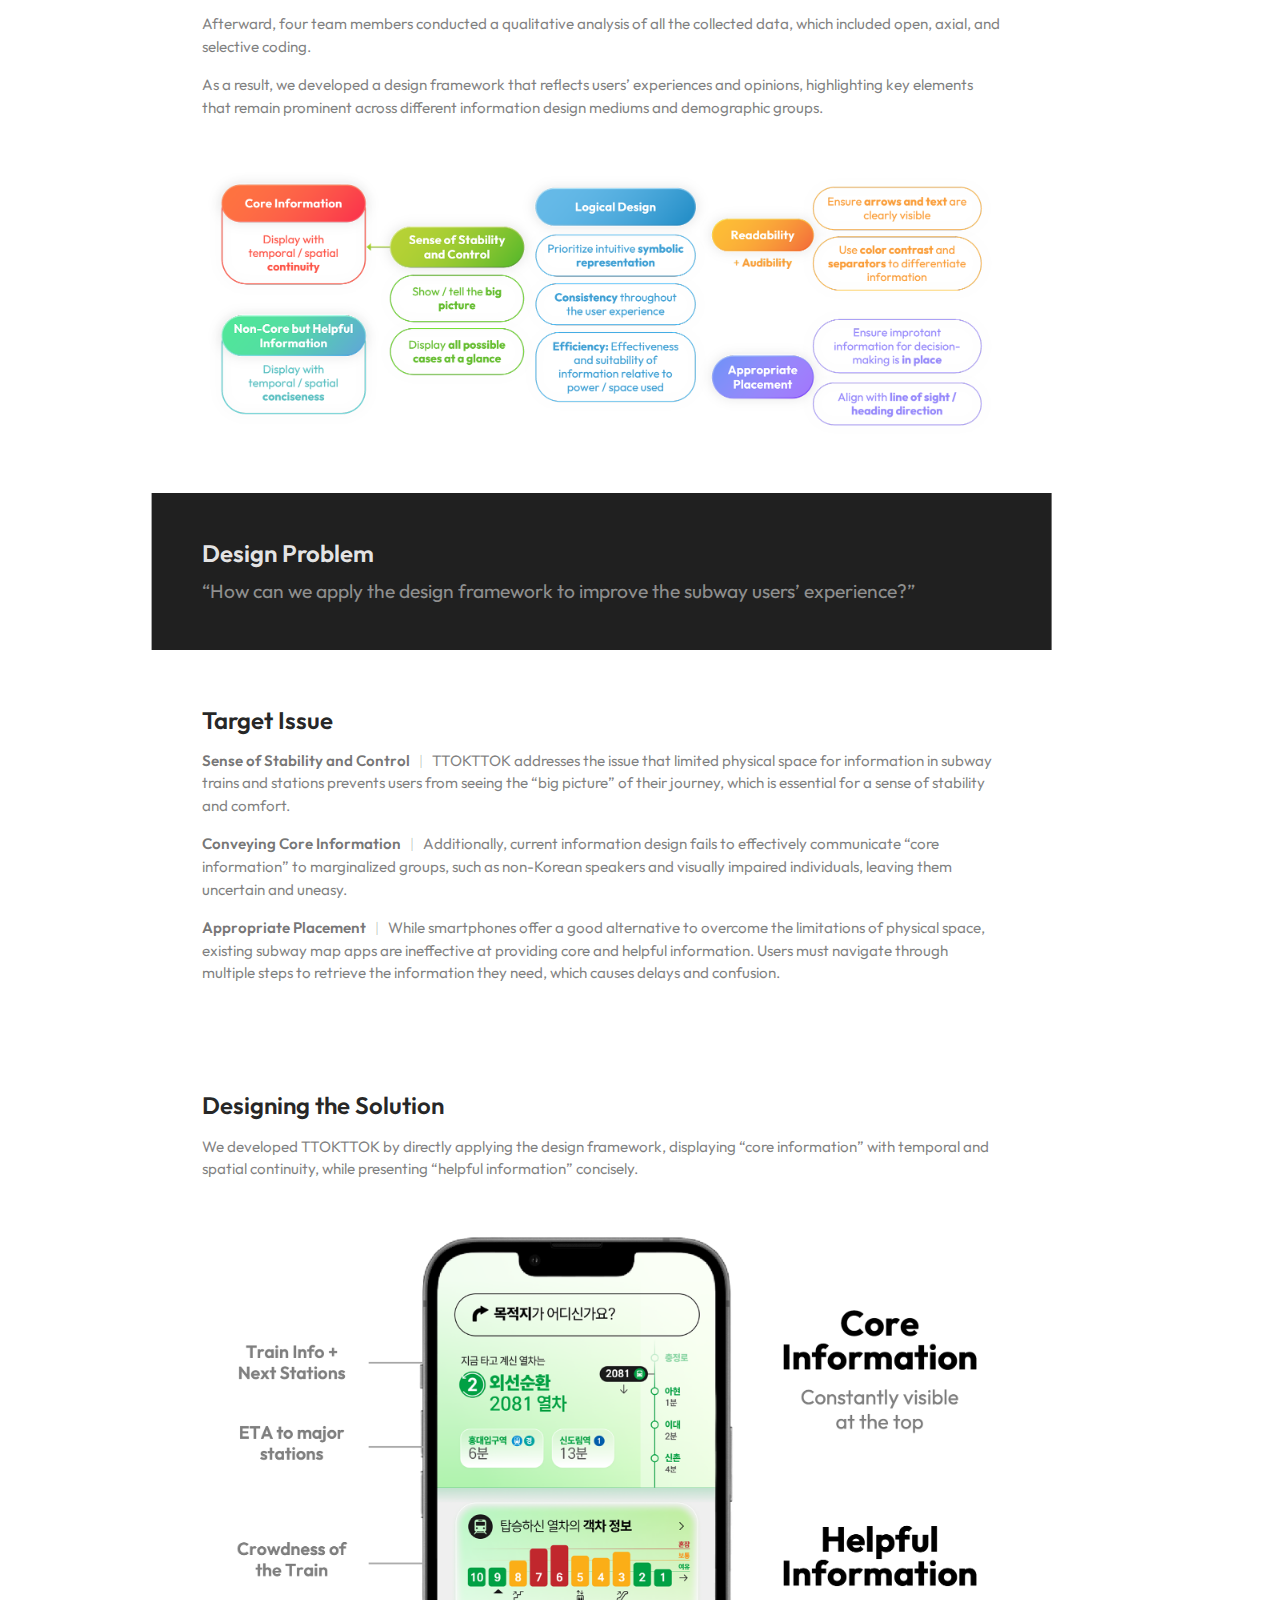
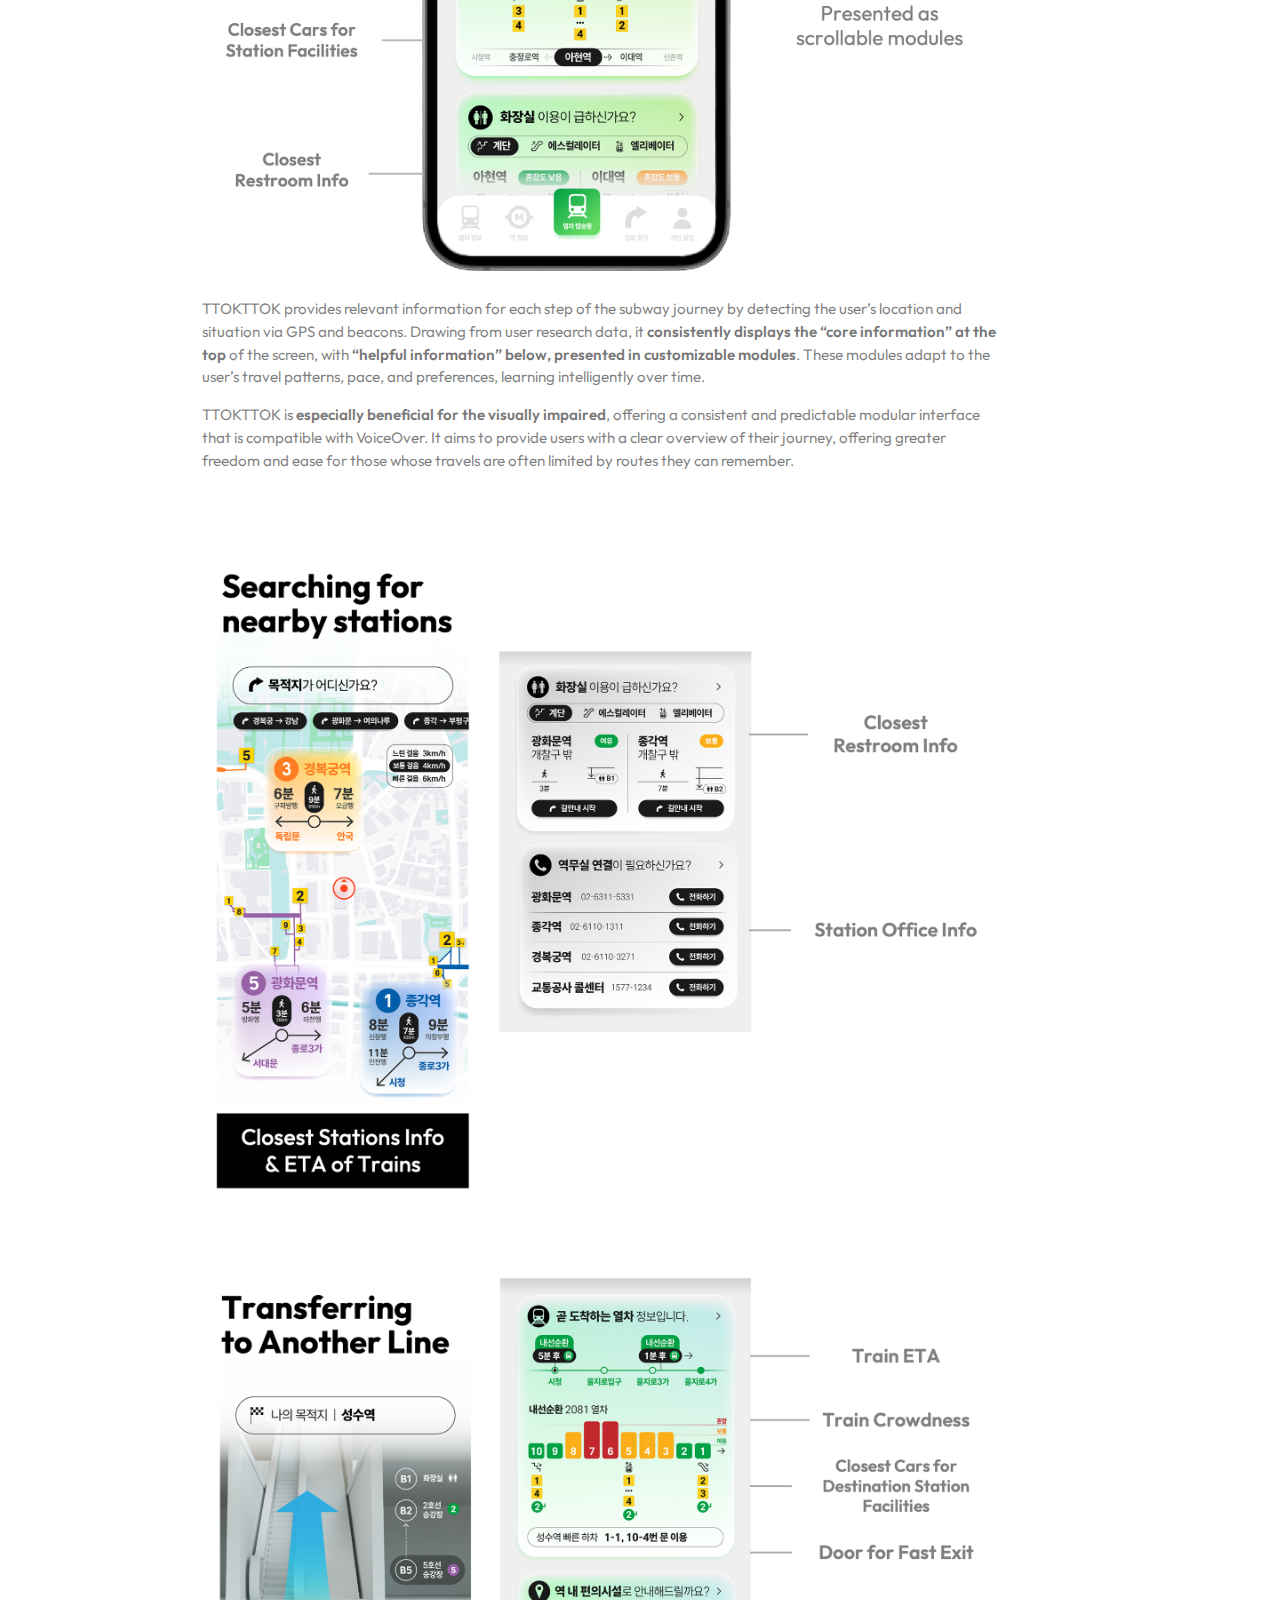
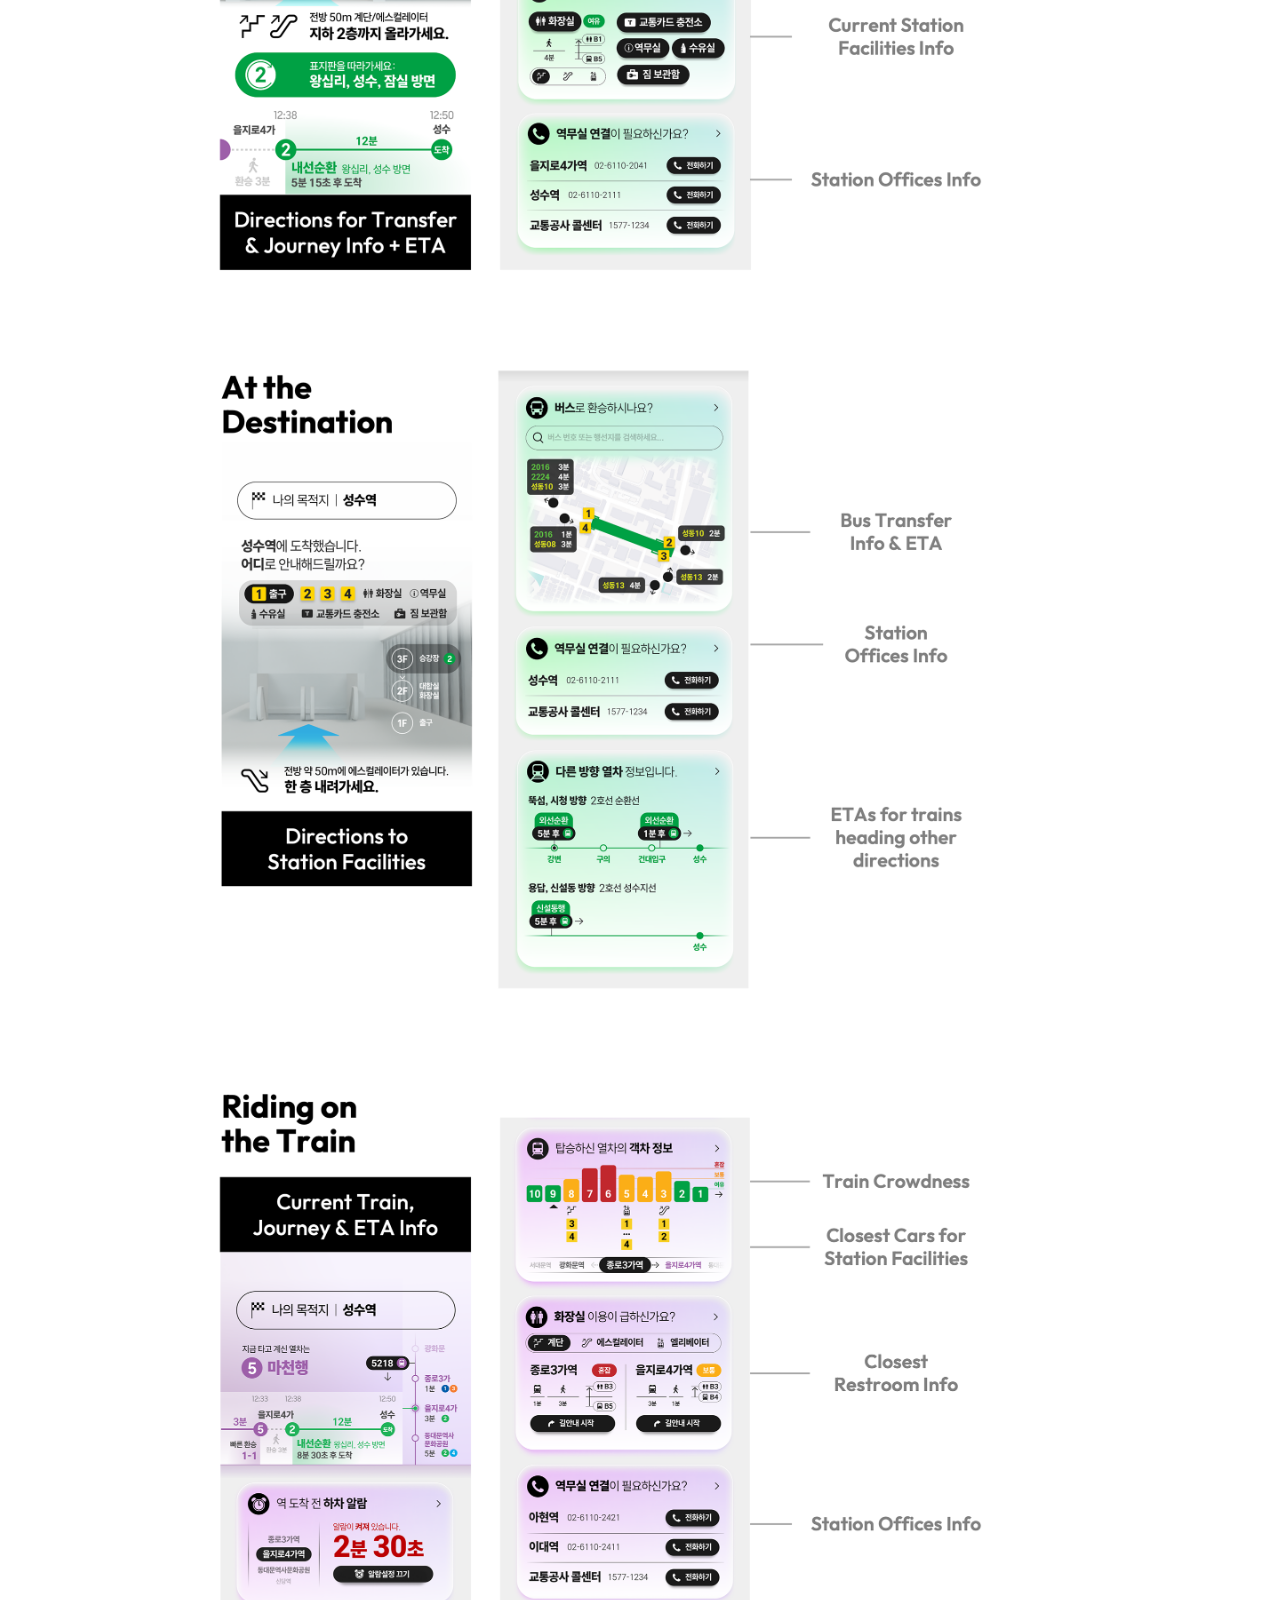
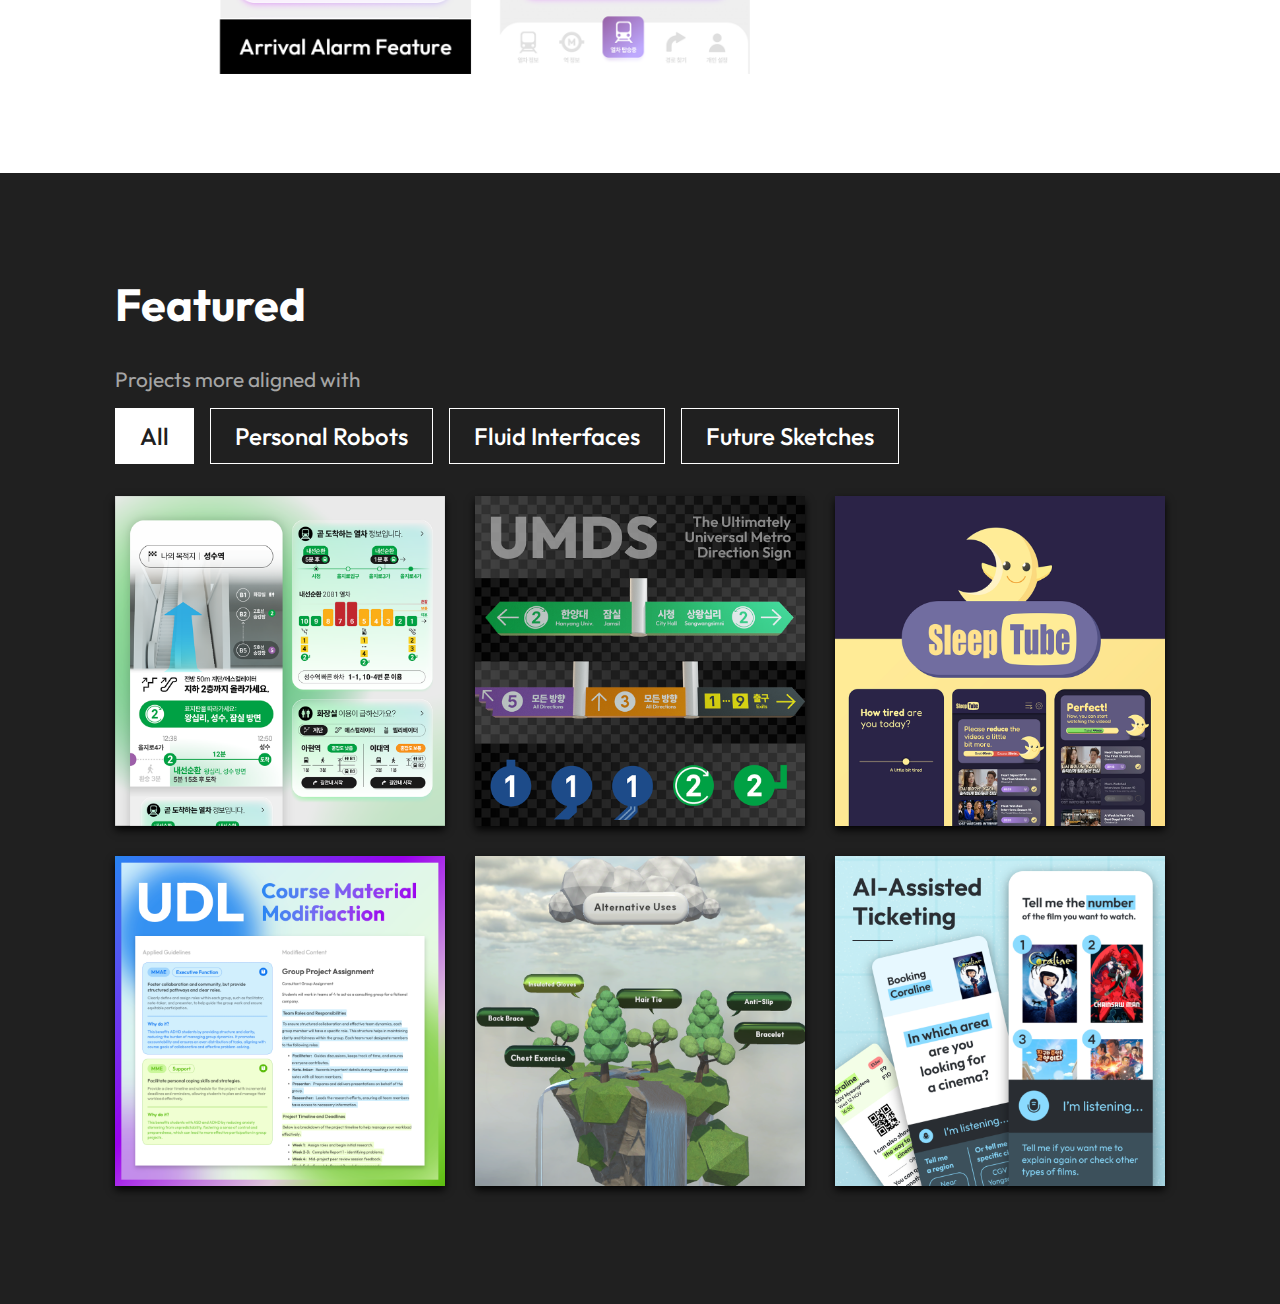
<file: ttokttok.html>
<!DOCTYPE html>
<html lang="en">

<head>
    <meta charset="UTF-8">
    <meta name="viewport" content="width=device-width, initial-scale=1.0">
    <title>TTOKTTOK - Seung Wook Hong Portfolio</title>
    <link rel="stylesheet" href="style.css">
    <link
        href="https://fonts.googleapis.com/css2?family=Outfit:wght@100;300;400;600;700&family=Inter:wght@300;400;500;600&display=swap"
        rel="stylesheet">
    <link rel="preload" href="subpage.js" as="script">
    <link rel="icon" type="image/png" sizes="32x32" href="common-assets/favicon.png">
    <link rel="apple-touch-icon" sizes="180x180" href="common-assets/apple-favicon.png">
</head>

<body>
    <div id="header-r"></div>
    <main>
        <div class="subpage">
            <div class="subpage-body">
                <div class="subpage-section">
                    <h1 class="subpage-element">TTOKTTOK</h1>
                    <h2 class="section-ignore">A Personally Customized Smart Subway Guide for Every Step of the
                        Journey</h2>
                    <p class="subtext"><br>SOUL Research Project Part of Inajerim Talent Innovation & Scholarship
                        Program<br>
                        <strong>19th Universal Design Contest Second Award & SOUL Best Project Award</strong>
                    </p>
                    <div class="tags">
                        <div class="tag filled">Qualitative UX Research</div>
                        <div class="tag filled">UX / UI Design</div>
                        <div class="tag">Figma</div>
                        <div class="tag">Illustrator</div>
                        <div class="tag">Blender</div>
                    </div>
                    <div class="overview">
                        <div class="overview-entry">
                            <p class="overview-title">MY ROLE</p>
                            <p class="overview-content">Primary Designer</p>
                            <p class="overview-explanation">Ideation & Prototyping</p>
                            <p class="overview-content">Primary Researcher</p>
                            <p class="overview-explanation">User Study Design, Exectuion & Analysis</p>
                        </div>
                        <div class="overview-entry">
                            <p class="overview-title">TEAM</p>
                            <p class="overview-content">1 Research Advisor</p>
                            <p class="overview-content">4 Scholarship Recipient Researchers</p>
                            <p class="overview-explanation">Backgrounds in Civil Engineering,<br>Sociology, Education,
                                and CS/Design</p>
                        </div>
                        <div class="overview-entry">
                            <p class="overview-title">DURATION</p>
                            <p class="overview-content">May 2024 - Dec 2024</p>
                            <p class="overview-content">10 months</p>
                        </div>
                    </div>
                    <img src="subpage-assets/ttokttok/poster.jpg" alt="">
                </div>
                <div class="subpage-section">
                    <h2 class="section-ignore">What’s Interesting / Innovative</h2>
                    <ul>
                        <li>Employing a qualitative research methodology that combines <strong>think-aloud subway
                                navigation tasks</strong> (with and without smartphone assistance) and semi-structured
                            interviews paired with <strong>comparative ranking of existing information designs</strong>
                            to uncover necessary vs. helpful information, preferred display strategies, and shortcomings
                            of current systems</li>
                        <li>Deriving a <strong>reusable design framework</strong> grounded in diverse user perspectives
                            through systematic qualitative coding</li>
                        <li>Identifying <strong>unnecessarily complex information-retrieval structures</strong> in
                            existing subway apps and designing an artifact that surfaces <strong>essential information
                                and features immediately upon access</strong></li>
                        <li>Translating qualitative insights from <strong>diverse user groups</strong> into a
                            <strong>universal and predictable modular interface</strong>, enabling intuitive use across
                            different backgrounds and abilities
                        </li>
                        <li>Proposing a <strong>fundamental alternative for users who rely solely on memorized
                                routes</strong>, offering greater flexibility and confidence during navigation</li>
                    </ul>
                </div>
                <div class="subpage-section">
                    <h2 class="section-ignore">Relevant to: All Groups</h2>
                    <ul>
                        <li>Demonstrates HCI/UX and interaction design skills</li>
                        <li>Demonstrates user-study design experience with participants from diverse backgrounds</li>
                        <li>Demonstrates creativity and attention to detail across the full research process</li>
                        <li>Demonstrates effective collaboration, including working with teammates new to design</li>
                        <li>Recognized in the Universal Design Contest for its inclusive design approach</li>
                    </ul>
                </div>
                <div class="subpage-section background-green background-dark">
                    <h2 class="section-ignore">Have you already read UMDS?</h2>
                    <p class="strong">You can skip the user study section, which covers the same content, and continue
                        to the design section.</p>
                    <a class="skip-button green-button" href="#section-5">
                        <p>↓&nbsp;&nbsp;&nbsp;Go to Design Section</p>
                    </a>
                </div>
                <div class="subpage-section">
                    <h2>Background</h2>
                    <p>The Seoul Metropolitan Subway is one of the world’s largest and most complex metro systems, with
                        over 300 stations and an annual ridership exceeding 2 billion, thanks to its affordability and
                        convenience.</p>
                    <p>However, despite its vital role as an accessible public transportation system, the Seoul
                        Metropolitan Subway has faced persistent criticism for its information design. The lack of a
                        unified design system and the top-down nature of the bureaucratic design process have left many
                        users—especially newcomers to the giant metropolis, travelers, foreign residents, and
                        individuals with disabilities—struggling to navigate the complex network, despite multiple
                        efforts to improve the design system.</p>
                    <img src="subpage-assets/ttokttok/problem.png" alt="">
                </div>
                <div class="subpage-section background-black">
                    <h2 class="section-emph">User Study Problem</h2>
                    <p>With these challenges in mind, we launched the Seoul Subway Information System Redesign project.
                        To identify users’ needs in detail, we formulated the following research question:</p>
                    <p class="strong">“What specific information and design elements do users need to successfully
                        navigate the subway system?”</p>
                </div>
                <div class="subpage-section">
                    <h2>Qualitative User Study</h2>
                    <p>We recruited 11 participants from various age groups, including four foreigners and three
                        visually impaired individuals, and conducted qualitative user research.</p>
                    <p>First, we conducted a <strong>Think-Aloud + Observation</strong> session. Participants were asked
                        to complete two
                        subway journeys: one without using a smartphone—simulating scenarios where network access or
                        battery is unavailable—and another using smartphone apps as they normally would. We accompanied
                        participants throughout their journey, from locating the entrance and using apps and signage to
                        plan their route, to navigating inside the station, boarding the subway, and reaching their
                        destination. During the process, participants were instructed to verbalize which information
                        design elements they referenced and how they made their navigation decisions.</p>
                    <p>Following the first session, we conducted <strong>semi-structured interviews</strong>.
                        Participants were presented with
                        various styles of information design available in Seoul Subway, such as signs and displays, and
                        asked to rate them. The goal was to encourage participants to articulate their thoughts, discuss
                        the strengths and weaknesses of the design to identify the elements most important to their
                        subway navigation and riding experience.</p>
                    <img src="subpage-assets/ttokttok/userstudy.png" alt="">
                </div>
                <div class="subpage-section">
                    <h2>Analysis & Design Framework</h2>
                    <p>Afterward, four team members conducted a qualitative analysis of all the collected data, which
                        included open, axial, and selective coding.</p>
                    <p>As a result, we developed a design framework that reflects users’ experiences and opinions,
                        highlighting key elements that remain prominent across different information design mediums and
                        demographic groups.</p>
                    <img src="subpage-assets/ttokttok/designframework.png" alt="">
                </div>
                <div class="subpage-section background-black">
                    <h2 class="section-emph">Design Problem</h2>
                    <p class="strong">“How can we apply the design framework to improve the subway users’ experience?”
                    </p>
                </div>
                <div class="subpage-section">
                    <h2>Target Issue</h2>
                    <p><strong>Sense of Stability and Control</strong>&nbsp;&nbsp;&nbsp;<span
                            class="weak">|</span>&nbsp;&nbsp;&nbsp;TTOKTTOK addresses the issue that limited physical
                        space for information in subway trains and
                        stations prevents users from seeing the “big picture” of their journey, which is essential for a
                        sense of stability and comfort.</p>
                    <p><strong>Conveying Core Information</strong>&nbsp;&nbsp;&nbsp;<span
                            class="weak">|</span>&nbsp;&nbsp;&nbsp;Additionally, current information design fails to
                        effectively communicate “core information” to marginalized groups, such
                        as non-Korean speakers and visually impaired individuals, leaving them uncertain and uneasy.</p>
                    <p><strong>Appropriate Placement</strong>&nbsp;&nbsp;&nbsp;<span
                            class="weak">|</span>&nbsp;&nbsp;&nbsp;While smartphones offer a good alternative to
                        overcome the limitations of physical space,
                        existing subway map apps are ineffective at providing core and helpful information. Users must
                        navigate through multiple steps to retrieve the information they need, which causes delays and
                        confusion.</p>
                </div>
                <div class="subpage-section">
                    <h2>Designing the Solution</h2>
                    <p>We developed TTOKTTOK by directly applying the design framework, displaying “core
                        information” with temporal and spatial continuity, while presenting “helpful information”
                        concisely.</p>
                    <img src="subpage-assets/ttokttok/example1.png" alt="">
                    <p>TTOKTTOK provides relevant information for each step of the subway journey by detecting the
                        user’s location and situation via GPS and beacons. Drawing from user research data, it
                        <strong>consistently displays the “core information” at the top</strong> of the screen, with
                        <strong>“helpful
                            information” below, presented in customizable modules</strong>. These modules adapt to the
                        user’s travel
                        patterns, pace, and preferences, learning intelligently over time.
                    </p>
                    <p>TTOKTTOK is <strong>especially beneficial for the visually impaired</strong>, offering a
                        consistent and
                        predictable modular interface that is compatible with VoiceOver. It aims to provide users with a
                        clear overview of their journey, offering greater freedom and ease for those whose travels are
                        often limited by routes they can remember.</p>
                    <p><br></p>
                    <img src="subpage-assets/ttokttok/example2.png" alt="">
                    <p><br></p>
                    <img src="subpage-assets/ttokttok/example3.png" alt="">
                    <p><br></p>
                    <img src="subpage-assets/ttokttok/example4.png" alt="">
                    <p><br></p>
                    <img src="subpage-assets/ttokttok/example5.png" alt="">
                </div>
            </div>
        </div>
    </main>
    <div id="footer-r"></div>
    <script src="subpage.js"></script>
    <script src="script.js"></script>
</body>

</html>
</file>
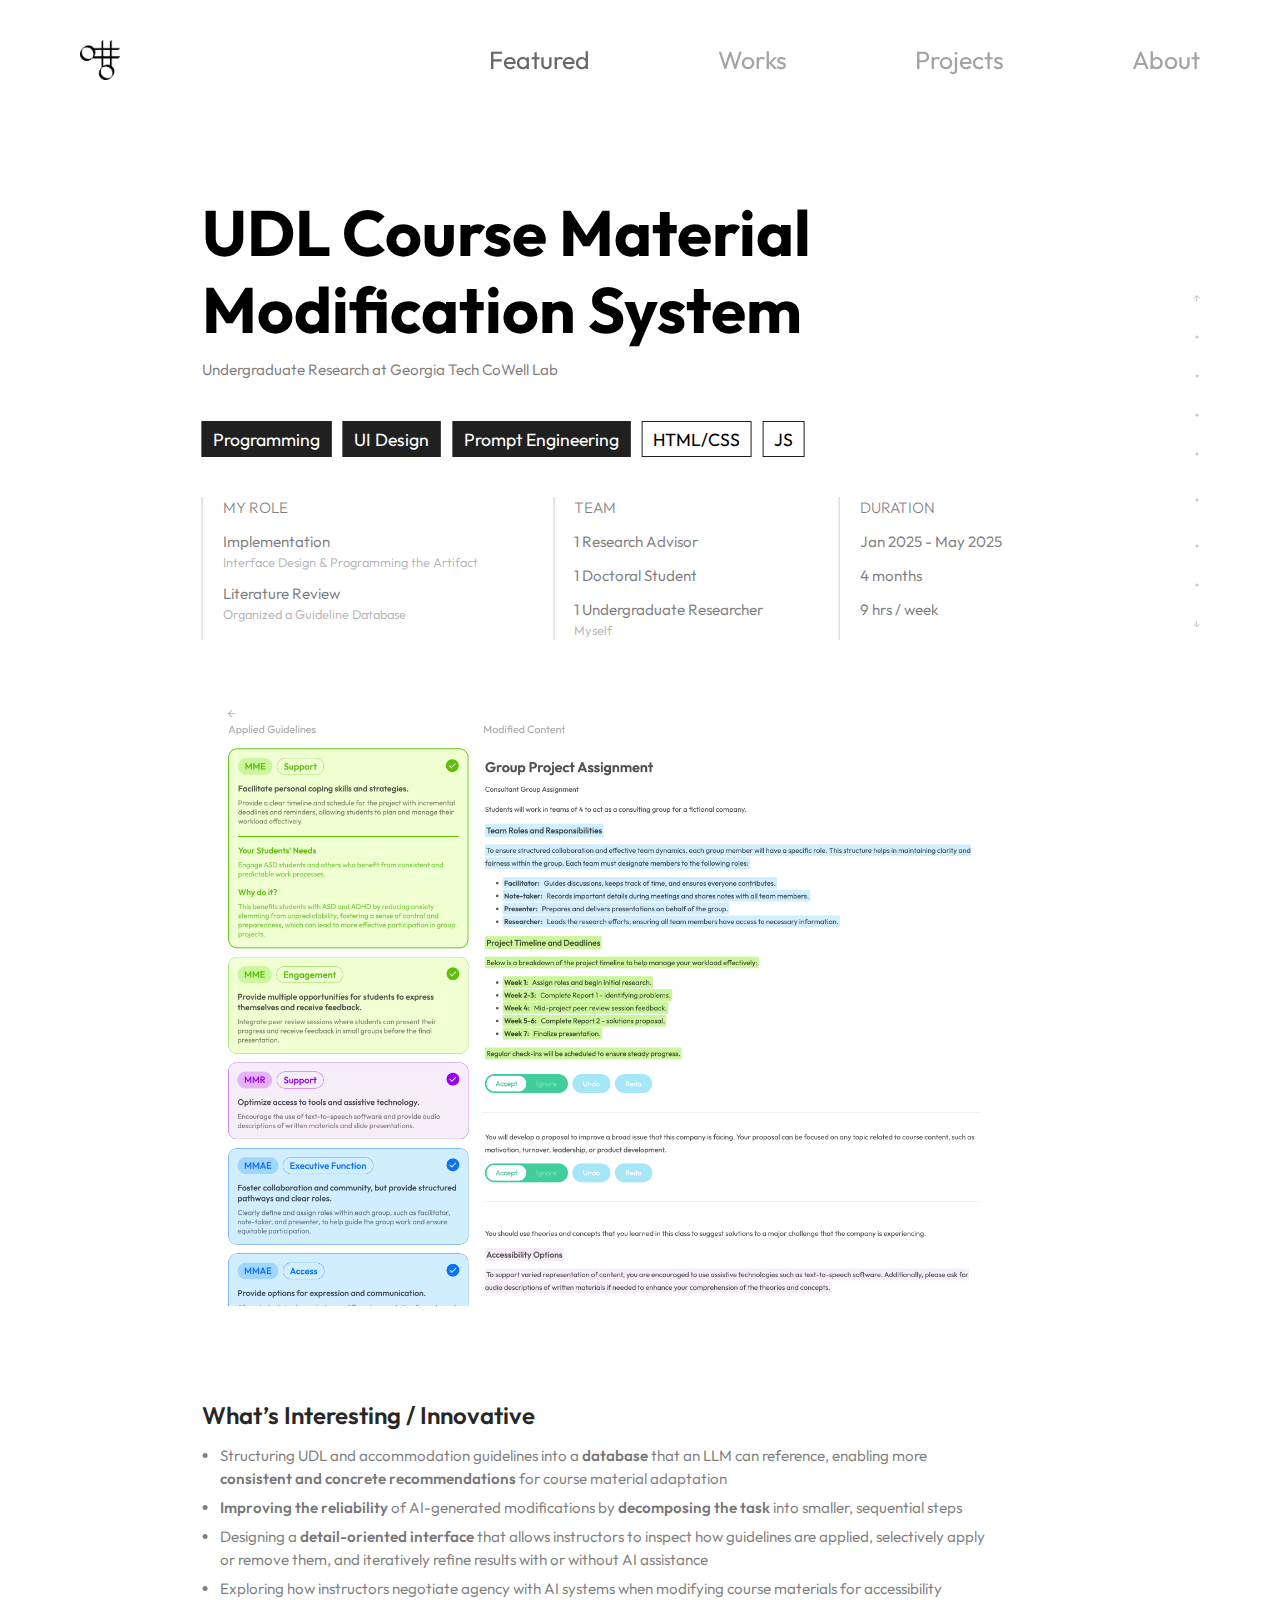
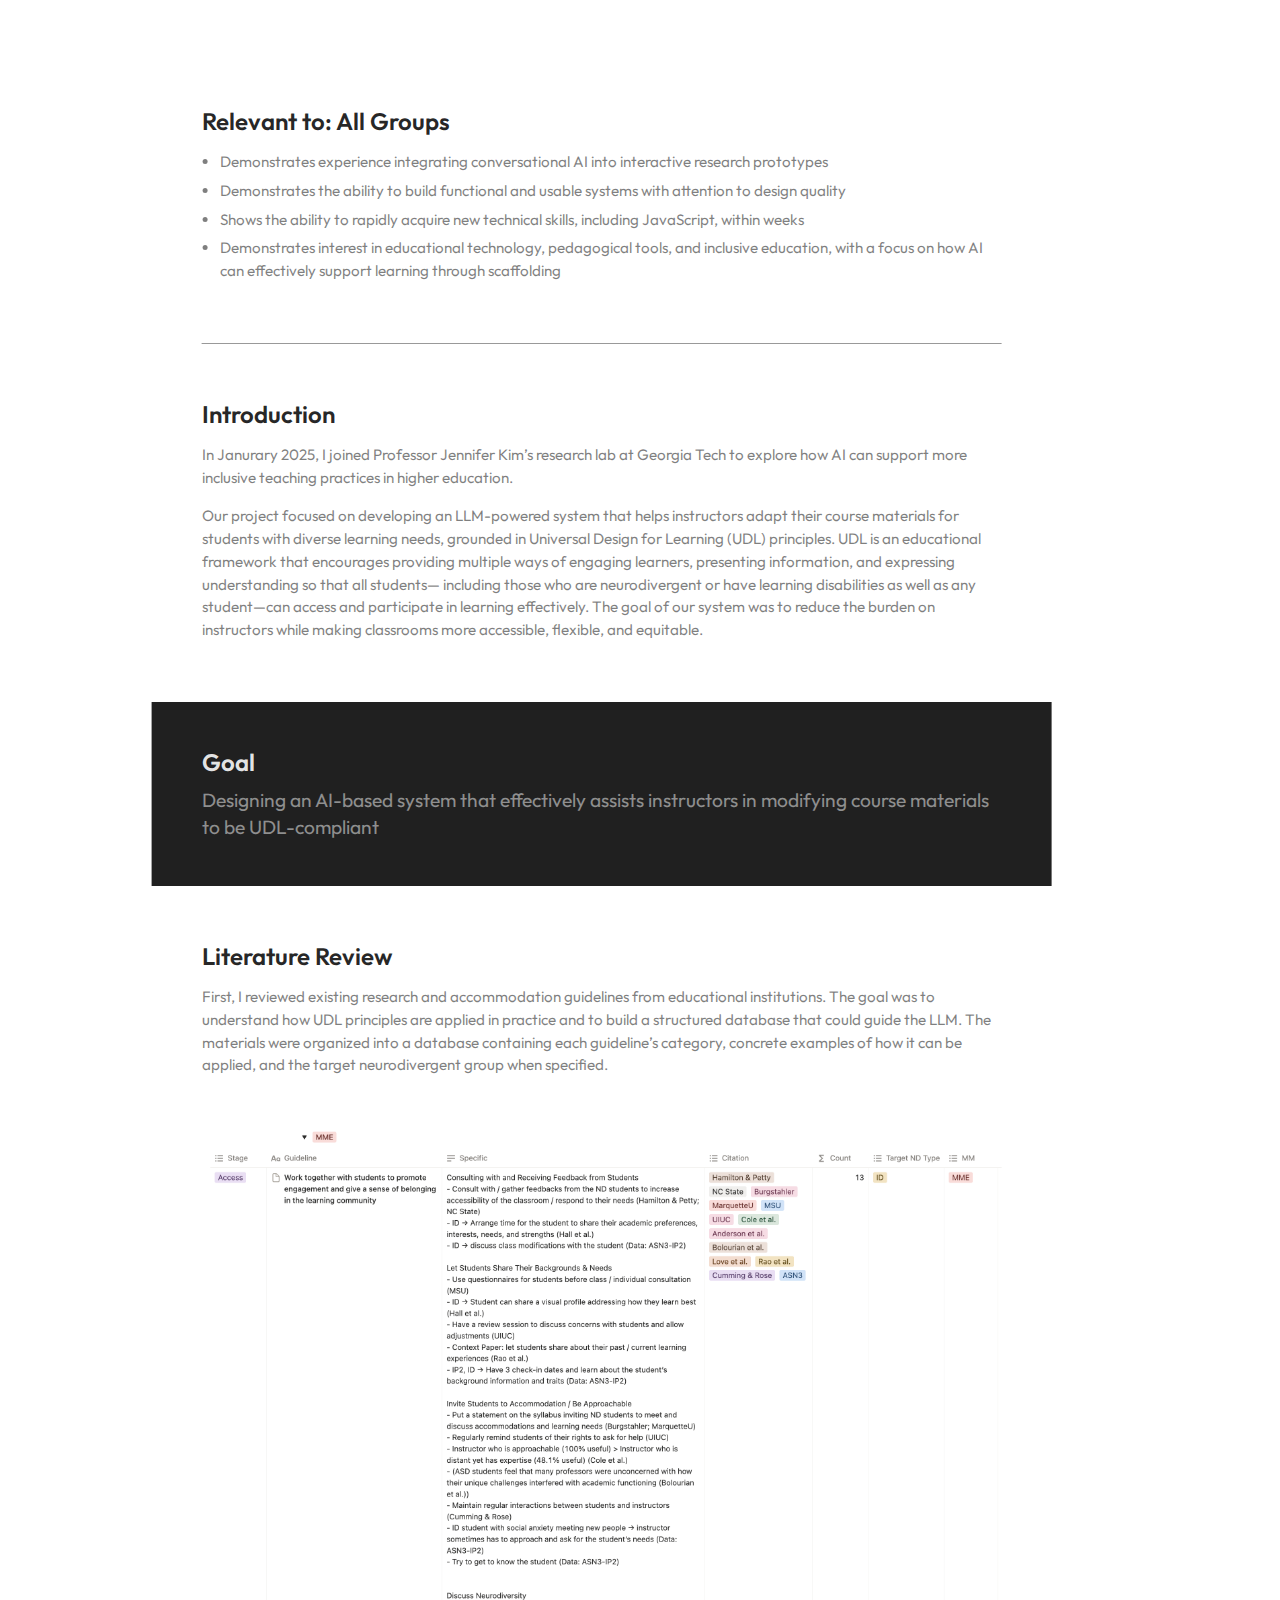
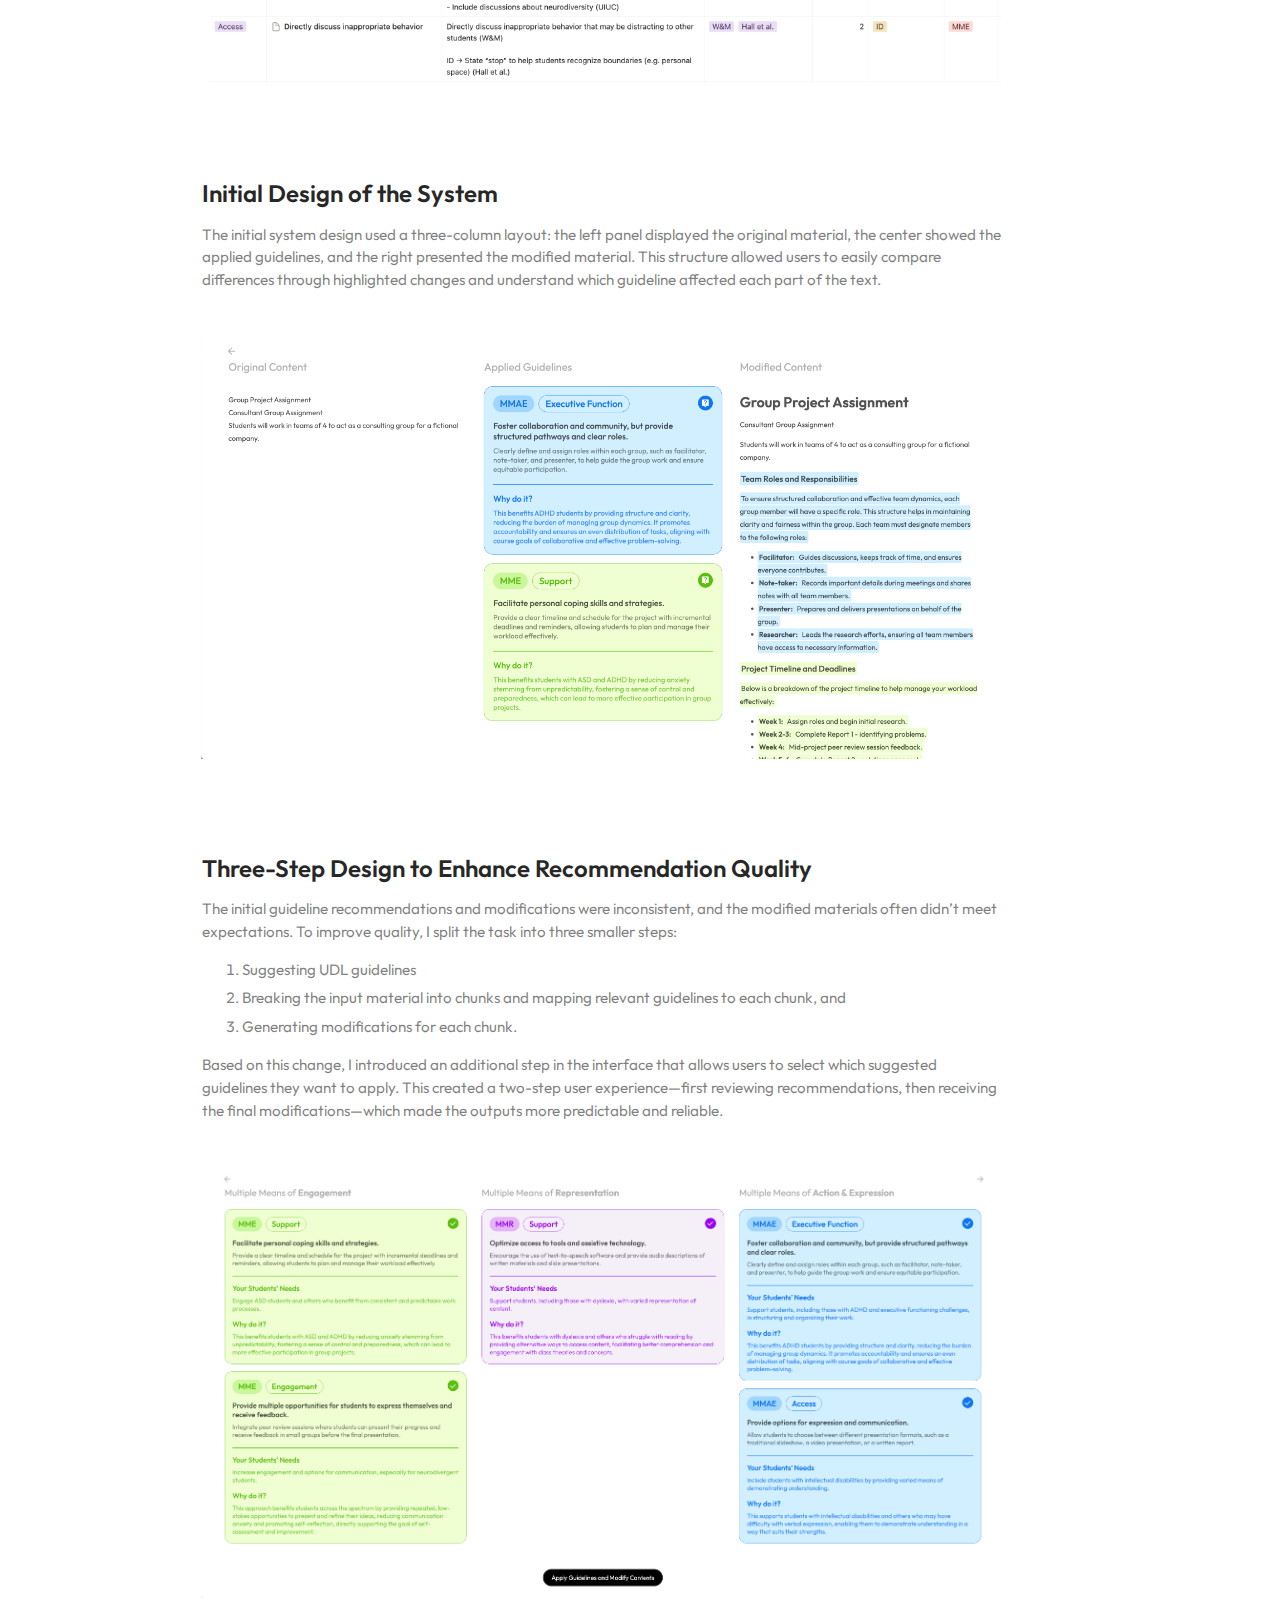
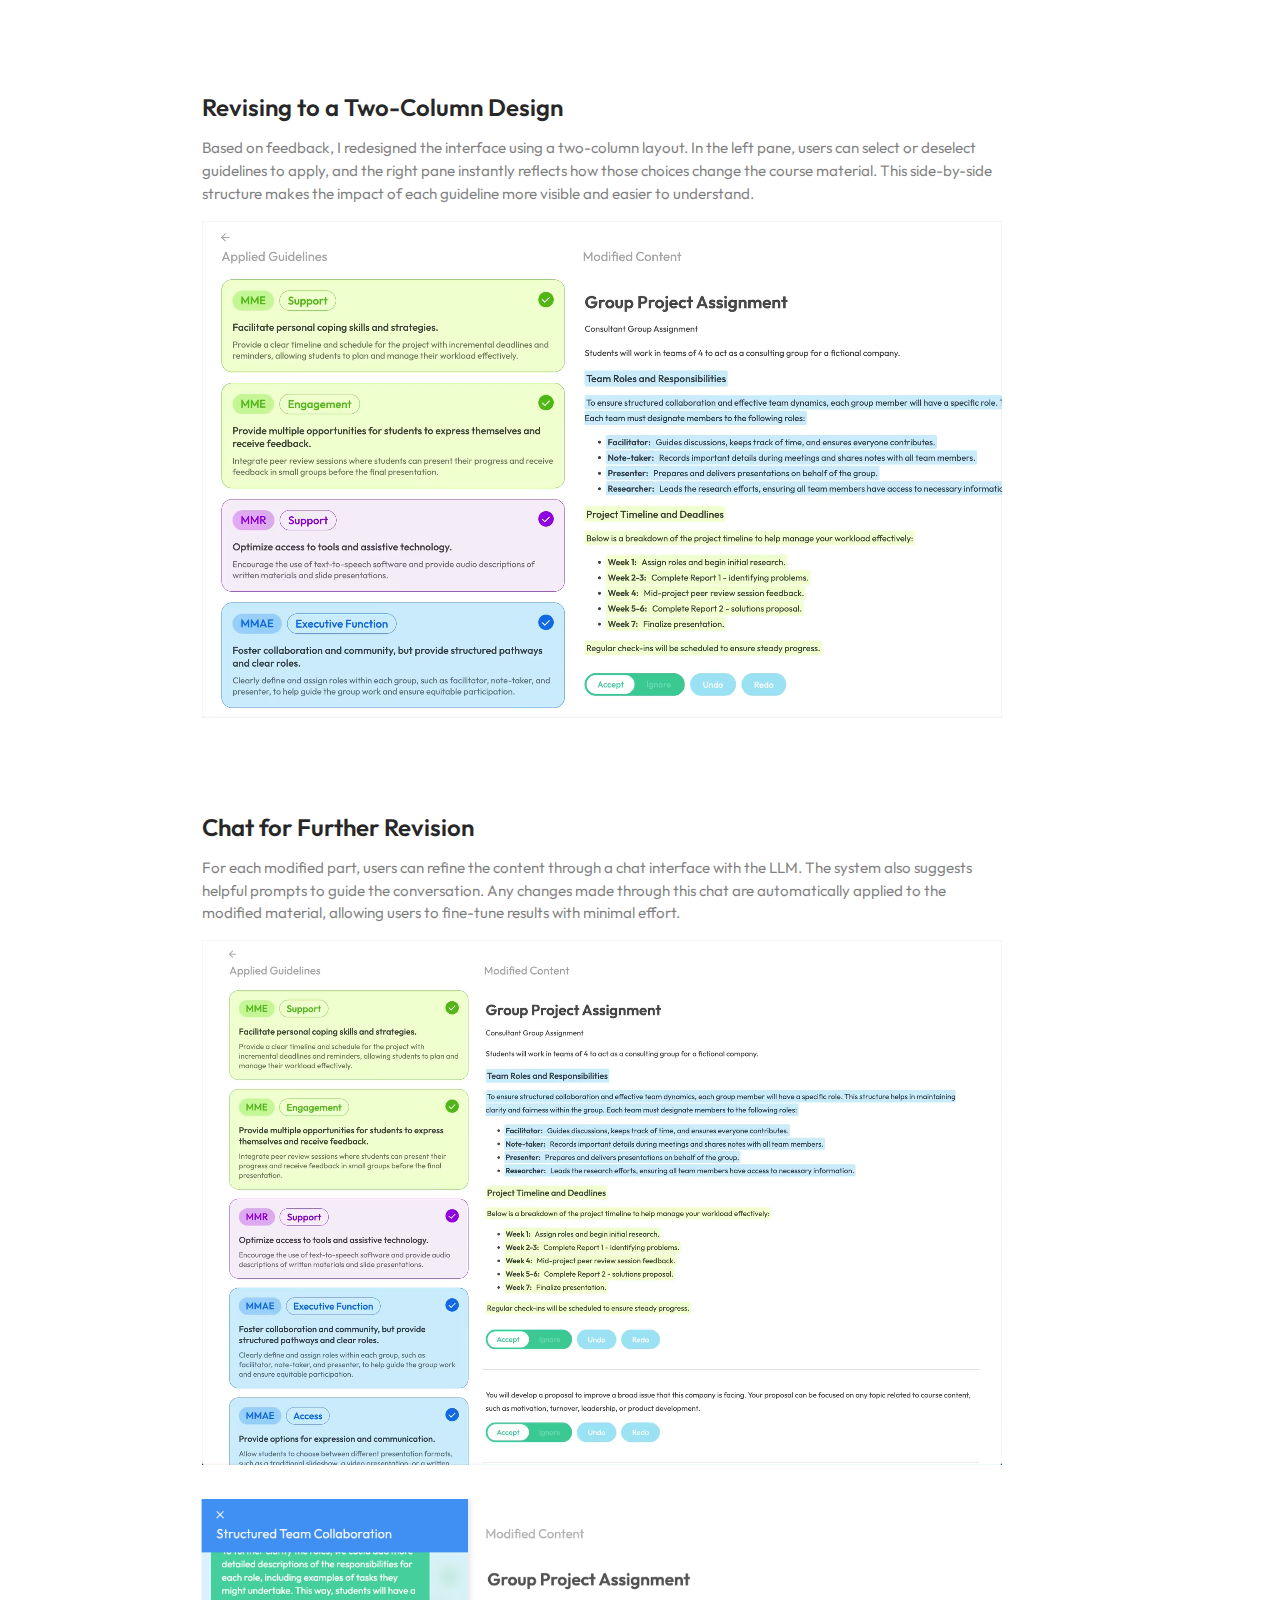
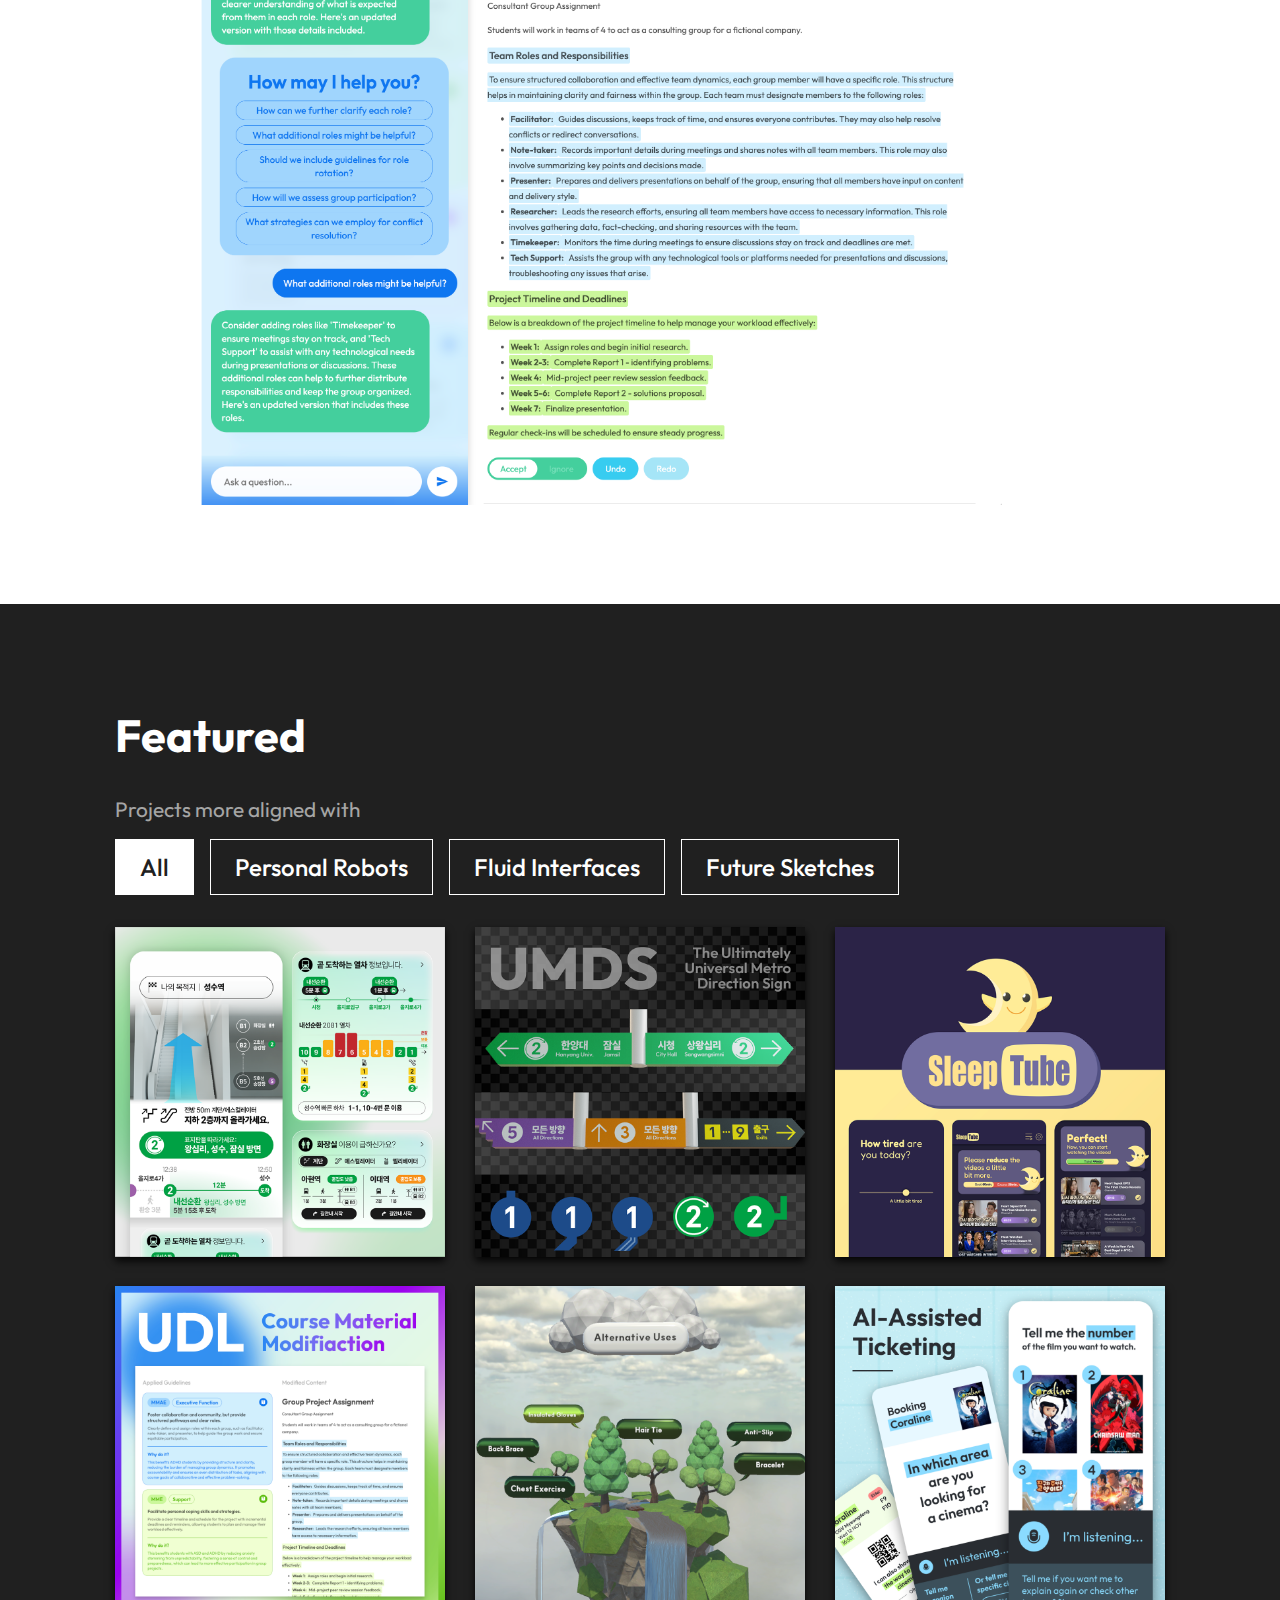
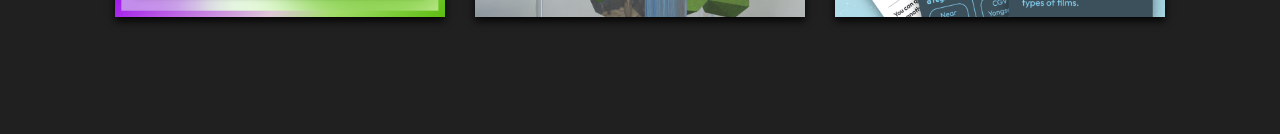
<file: udl.html>
<!DOCTYPE html>
<html lang="en">

<head>
    <meta charset="UTF-8">
    <meta name="viewport" content="width=device-width, initial-scale=1.0">
    <title>UDL Course Material Modification System - Seung Wook Hong Portfolio</title>
    <link rel="stylesheet" href="style.css">
    <link
        href="https://fonts.googleapis.com/css2?family=Outfit:wght@100;300;400;600;700&family=Inter:wght@300;400;500;600&display=swap"
        rel="stylesheet">
    <link rel="preload" href="subpage.js" as="script">
    <link rel="icon" type="image/png" sizes="32x32" href="common-assets/favicon.png">
    <link rel="apple-touch-icon" sizes="180x180" href="common-assets/apple-favicon.png">
</head>

<body>
    <div id="header-r"></div>
    <main>
        <div class="subpage">
            <div class="subpage-body">
                <div class="subpage-section">
                    <h1 class="subpage-element">UDL Course Material Modification System</h1>
                    <p class="subtext">Undergraduate Research at Georgia Tech CoWell Lab</p>
                    <div class="tags">
                        <div class="tag filled">Programming</div>
                        <div class="tag filled">UI Design</div>
                        <div class="tag filled">Prompt Engineering</div>
                        <div class="tag">HTML/CSS</div>
                        <div class="tag">JS</div>
                    </div>
                    <div class="overview">
                        <div class="overview-entry">
                            <p class="overview-title">MY ROLE</p>
                            <p class="overview-content">Implementation</p>
                            <p class="overview-explanation">Interface Design & Programming the Artifact</p>
                            <p class="overview-content">Literature Review</p>
                            <p class="overview-explanation">Organized a Guideline Database</p>
                        </div>
                        <div class="overview-entry">
                            <p class="overview-title">TEAM</p>
                            <p class="overview-content">1 Research Advisor</p>
                            <p class="overview-content">1 Doctoral Student</p>
                            <p class="overview-content">1 Undergraduate Researcher</p>
                            <p class="overview-explanation">Myself</p>
                        </div>
                        <div class="overview-entry">
                            <p class="overview-title">DURATION</p>
                            <p class="overview-content">Jan 2025 - May 2025</p>
                            <p class="overview-content">4 months</p>
                            <p class="overview-content">9 hrs / week</p>
                        </div>
                    </div>
                    <img src="subpage-assets/udl/main.png" alt="">
                </div>
                <div class="subpage-section">
                    <h2 class="section-ignore">What’s Interesting / Innovative</h2>
                    <ul>
                        <li>Structuring UDL and accommodation guidelines into a <strong>database</strong> that an LLM
                            can reference, enabling more <strong>consistent and concrete recommendations</strong> for
                            course material adaptation</li>
                        <li><strong>Improving the reliability</strong> of AI-generated modifications by
                            <strong>decomposing the task</strong> into smaller, sequential steps
                        </li>
                        <li>Designing a <strong>detail-oriented interface</strong> that allows instructors to inspect
                            how guidelines are applied, selectively apply or remove them, and iteratively refine results
                            with or without AI assistance</li>
                        <li>Exploring how instructors negotiate agency with AI systems when modifying
                            course materials for accessibility</li>
                    </ul>
                </div>
                <div class="subpage-section">
                    <h2 class="section-ignore">Relevant to: All Groups</h2>
                    <ul>
                        <li>Demonstrates experience integrating conversational AI into interactive research prototypes
                        </li>
                        <li>Demonstrates the ability to build functional and usable systems with attention to design
                            quality</li>
                        <li>Shows the ability to rapidly acquire new technical skills, including JavaScript, within weeks</li>
                        <li>Demonstrates interest in educational technology, pedagogical tools, and inclusive education,
                            with a focus on how AI can effectively support learning through scaffolding</li>
                    </ul>
                </div>
                <hr class="section-divider">
                <div class="subpage-section">
                    <h2>Introduction</h2>
                    <p>In Janurary 2025, I joined Professor Jennifer Kim’s research lab at Georgia Tech to explore how
                        AI can support more inclusive teaching practices in higher education.</p>
                    <p>Our project focused on developing an LLM-powered system that helps instructors adapt their course
                        materials for students with diverse learning needs, grounded in Universal Design for Learning
                        (UDL) principles. UDL is an educational framework that encourages providing multiple ways of
                        engaging learners, presenting information, and expressing understanding so that all students—
                        including those who are neurodivergent or have learning disabilities as well as any student—can
                        access and participate
                        in learning effectively. The goal of our system was to reduce the burden on instructors while
                        making classrooms more accessible, flexible, and equitable.</p>
                </div>
                <div class="subpage-section background-black">
                    <h2>Goal</h2>
                    <p class="strong">Designing an AI-based system that effectively assists instructors in modifying
                        course materials to be UDL-compliant</p>
                </div>
                <div class="subpage-section">
                    <h2>Literature Review</h2>
                    <p>First, I reviewed existing research and accommodation guidelines from educational institutions.
                        The goal was to understand how UDL principles are applied in practice and to build a structured
                        database that could guide the LLM. The materials were organized into a database containing each
                        guideline’s category, concrete examples of how it can be applied, and the target neurodivergent
                        group when specified.</p>
                    <img src="subpage-assets/udl/database.png" alt="">
                </div>
                <div class="subpage-section">
                    <h2>Initial Design of the System</h2>
                    <p>The initial system design used a three-column layout: the left panel displayed the original
                        material, the center showed the applied guidelines, and the right presented the modified
                        material. This structure allowed users to easily compare differences through highlighted changes
                        and understand which guideline affected each part of the text.</p>
                    <img src="subpage-assets/udl/3-column.png" alt="">
                </div>
                <div class="subpage-section">
                    <h2>Three-Step Design to Enhance Recommendation Quality</h2>
                    <p>The initial guideline recommendations and modifications were inconsistent, and the modified
                        materials often didn’t meet expectations. To improve quality, I split the task into three
                        smaller steps:</p>
                    <ol>
                        <li>Suggesting UDL guidelines</li>
                        <li>Breaking the input material into chunks and mapping relevant guidelines to each chunk, and
                        </li>
                        <li>Generating modifications for each chunk.</li>
                    </ol>
                    <p>Based on this change, I introduced an additional step in the interface that allows users to
                        select which suggested guidelines they want to apply. This created a two-step user
                        experience—first reviewing recommendations, then receiving the final modifications—which made
                        the outputs more predictable and reliable.</p>
                    <img src="subpage-assets/udl/select.png" alt="">
                </div>
                <div class="subpage-section">
                    <h2>Revising to a Two-Column Design</h2>
                    <p>Based on feedback, I redesigned the interface using a two-column layout. In the left pane,
                        users can select or deselect guidelines to apply, and the right pane instantly reflects how
                        those choices change the course material. This side-by-side structure makes the impact of each
                        guideline more visible and easier to understand.</p>
                    <video autoplay muted loop>
                        <source src="subpage-assets/udl/check.mp4" type="video/mp4">
                    </video>
                </div>
                <div class="subpage-section">
                    <h2>Chat for Further Revision</h2>
                    <p>For each modified part, users can refine the content through a chat interface with the LLM.
                        The system also suggests helpful prompts to guide the conversation. Any changes made through
                        this chat are automatically applied to the modified material, allowing users to fine-tune
                        results with minimal effort.</p>
                    <video autoplay muted loop>
                        <source src="subpage-assets/udl/chat.mp4" type="video/mp4">
                    </video>
                    <img src="subpage-assets/udl/chat.png" alt="">
                </div>
            </div>
        </div>
    </main>
    <div id="footer-r"></div>
    <script src="subpage.js"></script>
    <script src="script.js"></script>
</body>

</html>
</file>
<file: style.css>
/* Main */
html {
    margin: 0;
    min-height: 100vh;
    background-color: transparent;
}

body {
    margin: 0;
    font-family: 'Outfit', sans-serif;
    background-color: #ffffff;
    min-height: 100vh;
    min-width: 100vw;
    display: flex;
    flex-direction: column;
    overflow-y: auto;
    opacity: 1;
    transition: opacity 1s ease-in-out;
}

#footer-w,
#footer-r,
#footer-p {
    background-color: #202020;
    margin: 0;
    min-width: 100vw;
    overflow-y: hidden;
    display: flex;
    flex-direction: column;
}

#toc {
    position: fixed;
    top: 50%;
    transform: translateY(-47%);
    right: 80px;
    display: flex;
    flex-direction: column;
    text-align: right;
    gap: 30px;
    max-width: 10vw;
    padding: 15px;
    transition: opacity 0.3s ease, background-color 0.3s ease;
    z-index: 9990;
}

.toc-item {
    color: #202020;
    text-decoration: none;
    opacity: 0.25;
    transition: opacity 0.3s ease, color 0.3s ease;
    font-size: 0.7em;
    cursor: pointer;
}

.toc-item.active {
    opacity: 0.55;
}

.toc-item.emph {
    font-size: 0.8em;
    font-weight: 600;
}

.toc-item:hover {
    opacity: 0.7;
}

body.hidden {
    opacity: 0;
}

main {
    opacity: 1;
    transition: opacity 1s ease-in-out;
}

main.hidden {
    opacity: 0;
}

.navbar {
    position: fixed;
    top: 0;
    left: 0;
    right: 0;
    width: auto;
    display: flex;
    justify-content: space-between;
    align-items: center;
    background: transparent;
    backdrop-filter: none;
    padding: 40px 100px;
    z-index: 1000;
    transition: padding 0.5s ease, color 0.5s ease;
}

.logo {
    display: flex;
    justify-content: center;
    align-items: center;
    height: 100%;
}

.logo img {
    height: 40px;
    transition: height 0.5s ease;
}

nav ul {
    list-style: none;
    margin: 0;
    padding: 0;
    display: flex;
    gap: 10vw;
}

nav a {
    text-decoration: none;
    color: #a3a3a3;
    font-weight: 400;
    transition: color 0.4s ease;
}

nav a.highlighted {
    color: #676767;
}

.text-item-container a {
    font-size: 25px;
    transition: font-size 0.5s ease;
}

.text-item-container.sm-font a {
    font-size: 22px;
}

.hide-in-pc {
    display: none;
}

/* Landing Page */
.landing-page {
    display: flex;
    align-items: center;
    justify-content: space-between;
    padding: 0 100px 50px 0;
    gap: 0px;
    max-width: 100vw;
    box-sizing: border-box;
    margin-top: 50px;
    margin-bottom: 20px;
}

.landing-images {
    margin: 0;
    padding-right: 7vw;
    display: flex;
    flex: 0 0 68%;
    max-width: 68%;
    flex-direction: row;
    gap: 2vw;
    box-sizing: border-box;
}

.landing-images img {
    max-width: 33%;
    height: auto;
    flex: 1 1 auto;
    object-fit: cover;
}

.left-crop {
    margin-left: -3vw;
}

.landing-page .landing-content {
    max-width: 32%;
    flex: 0 0 32%;
    box-sizing: border-box;
    color: #202020;
}

h1 {
    font-weight: 700;
    font-size: 85px;
    margin: 0;
    transition: font-size 0.4s;
    line-height: 1.2;
}

.landing-page .landing-content p {
    font-weight: 300;
    font-size: 42px;
    line-height: 1.5;
    transition: font-size 0.4s;
    margin-top: 18px;
}

hr {
    border: none;
    border-top: 2px solid #202020;
    margin: 0 0 20px 0;
    padding: 0;
}

/* Sections */
.section-container {
    padding: 8.2vw 9vw 9.2vw 9vw;
    text-align: left;
}

.background-black {
    background-color: #202020;
    color: #fff;
}

.background-white {
    background-color: #fff;
    color: #202020;
}

.background-green {
    background-color: rgb(73, 173, 52);
}

.background-blue {
    background-color: rgb(17, 141, 236);
}

.section-container h1 {
    margin-bottom: 2.6vw;
}

.section-container a.innerlink {
    cursor: pointer;
    display: block;
    text-decoration: none;
    position: relative;
    transition: opacity 0.3s ease;
}

.section-container a.innerlink.faded {
    opacity: 0.3;
}

.section-container a.innerlink.faded .content-item {
    transform: scale(0.95);
}

.section-container a.innerlink.emph .content-item {
    transform: scale(1.02);
}

.content-container {
    display: grid;
    grid-template-columns: repeat(4, 1fr);
    gap: 1.8vw;
    justify-items: center;
}

.about-container {
    display: grid;
    grid-template-columns: 1fr 3fr;
    gap: 1.8vw;
}

.content-item {
    cursor: pointer;
    width: 100%;
    max-width: 600px;
    overflow: hidden;
    border: 0;
    border-radius: 0;
    box-shadow: 0 4px 8px rgba(0, 0, 0, 0.1);
    background-color: transparent;
    transition: transform 0.3s ease, box-shadow 0.3s ease;
}

.background-black .content-item {
    box-shadow: 0 4px 8px rgba(0, 0, 0, 0.9);
}

.content-item img {
    width: 100%;
    height: auto;
    display: block;
    border: 0;
}

.content-item .hover-content {
    cursor: pointer;
    position: absolute;
    bottom: -1px;
    left: 0;
    right: 0;
    box-shadow: none;
    backdrop-filter: blur(5px);
    padding: 1.3rem 1.3rem 1.5rem 1.7rem;
    opacity: 0;
    /* Initially hidden */
    transform: translateY(100%) scaleX(1.03) scaleY(0.9) translateX(0);
    /* Positioned below the visible area */
    transition: opacity 0.3s ease, transform 0.3s ease;
    pointer-events: none;
}

.content-item .hover-content.overflowing {
    transform: translateY(100%) scaleX(1.03) scaleY(0.1) translateX(0);
}

.background-black .hover-content {
    background-color: #202020cc;
    color: #fff;
}

.background-white .hover-content {
    background-color: #ffffffcc;
    color: #202020;
}

.hover-content h3 {
    margin: 0;
    font-size: 30px;
    font-weight: 600;
    line-height: 1.1;
}

.hover-content p {
    margin: 0.2rem 0 0;
    font-size: 15px;
    font-weight: 300;
}

.trailing {
    width: 100%;
    height: 10px;
    background-color: #202020;
}

img.with-shadow {
    box-shadow: 0 4px 10px rgba(0, 0, 0, 0.1);
}

.filter-buttons {
    margin-bottom: 2em;
    display: flex;
    flex-direction: row;
    flex-wrap: wrap;
    gap: 1em;
}

.filter-btn {
    font-family: 'Outfit', sans-serif;
    font-weight: 500;
    font-size: 1.5em;
    background: transparent;
    padding: 0.5em 1em;
    cursor: pointer;
    transition: background 0.3s ease, color 0.3s ease;
}

.filter-text {
    font-size: 1.3em;
    margin: 0 0 0.8em 0;
    opacity: 0.6;
}

.background-black .filter-btn {
    border: 1px solid white;
    color: white;
}

.background-black .filter-btn.active {
    background-color: white;
    color: #202020;
}

.background-white .filter-btn {
    border: 1px solid #202020;
    color: #202020;
}

.background-white .filter-btn.active {
    background-color: #202020;
    color: white;
}


/* About Section */
.round-img {
    width: 100%;
    max-width: 600px;
    border-radius: 100%;
    box-shadow: 0 4px 8px rgba(0, 0, 0, 0.1);
}

.carousel-container {
    position: relative;
    width: 100%;
    height: 20vw;
    max-height: 350px;
    min-height: 230px;
    user-select: none;
    margin-top: -4.5vw;
    padding-top: 10px;
    padding-bottom: 9vw;
    overflow-x: hidden;
}

.carousel-track {
    display: flex;
    position: relative;
    align-items: center;
    height: 100%;
    animation: scroll 80s linear infinite;
    z-index: 1;
}

@supports (-webkit-touch-callout: none) {
    .carousel-track {
        animation-duration: 30s;
    }
}

.carousel-track img {
    height: 100%;
    width: auto;
    margin-right: max(1vw, 10px);
    flex-shrink: 0;
    cursor: pointer;
    transform: scale(100%);
    box-shadow: 0 2px 4px rgba(0, 0, 0, 0.1);
    transition: transform 0.3s ease, box-shadow 0.3s ease;
}

@keyframes scroll {
    0% {
        transform: translateX(0);
    }

    100% {
        transform: translateX(calc(1*var(--track-width)));
    }
}

.modal {
    display: flex;
    position: fixed;
    top: 0;
    left: 0;
    right: 0;
    bottom: 0;
    background: rgba(0, 0, 0, 0.7);
    backdrop-filter: blur(5px);
    justify-content: center;
    align-items: center;
    z-index: 9999;
    opacity: 0;
    transition: opacity 0.3s ease;
    pointer-events: none;
}

.modal.show {
    opacity: 1;
    pointer-events: auto;
}

.modal-content {
    position: relative;
}

.modal-content img {
    display: block;
    max-width: 90vw;
    max-height: 90vh;
    width: min(600px, 80vw);
    box-shadow: 0 4px 8px rgba(0, 0, 0, 0.9);
}

.modal-close {
    position: absolute;
    top: -50px;
    /* adjust diagonally */
    right: -50px;
    /* adjust diagonally */
    width: 40px;
    height: 40px;
    cursor: pointer;
}

.modal-close::before,
.modal-close::after {
    content: '';
    position: absolute;
    left: 50%;
    top: 50%;
    width: 2px;
    /* thickness of the lines */
    height: 100%;
    /* length of the lines */
    background-color: white;
    /* color of X */
    transform-origin: center;
}

.modal-close::before {
    transform: translate(-50%, -50%) rotate(45deg);
}

.modal-close::after {
    transform: translate(-50%, -50%) rotate(-45deg);
}



/* Footer */
.contact-section {
    padding: 40px;
    text-align: center;
    background-color: #202020;
    font-weight: 600;
}

.contact-items {
    display: inline-flex;
    gap: 8vw;
    justify-content: center;
    align-items: center;
}

.contact-items a {
    text-decoration: none;
    /* Remove underline */
    color: #464646;
    transition: color 0.3s;
}


/* Sub Page */
.subpage {
    display: flex;
    flex-direction: column;
    align-items: center;
    margin-top: 100px;
    margin-bottom: 50px;
}

.subpage-body {
    max-width: 1100px;
}

.subpage img {
    width: 100%;
    margin-top: 30px;
}

.subpage hr.section-divider {
    border-top: 1px solid rgba(0, 0, 0, 0.4);
    margin: 0 50px 10px;
    padding: 0;
}

.subpage h1 {
    margin-top: 50px;
    margin-bottom: 10px;
    font-size: 4em;
}

.subtext {
    margin-top: 0;
    font-size: 1.3em;
    color: rgba(0, 0, 0, 0.5);
    margin-bottom: 40px;
}

.subpage-section {
    padding: 45px 50px 35px;
    margin-bottom: 10px;
}

.about-container .subpage-section {
    padding: 0 0 0 50px;
    margin-bottom: 0;
}

.subpage-section.outlined {
    border-bottom: 1px solid rgba(0, 0, 0, 0.6);
}

.subpage-section video {
    width: 100%;
}

.subpage-section h2 {
    margin: 0;
    font-size: 1.8em;
    font-weight: 600;
    color: rgba(0, 0, 0, 0.85);
}

.subpage-section h3 {
    margin: 0;
    font-size: 1.3em;
    font-weight: 600;
    color: rgba(0, 0, 0, 0.8);
}

.subpage-section p,
.subpage-section ol,
.subpage-section ul {
    font-weight: 400;
    font-size: 1.2em;
    line-height: 150%;
    color: rgba(0, 0, 0, 0.5);
}

.subpage-section ul {
    padding-inline-start: 1.2em;
}

.subpage-section .caption {
    font-size: 0.9em;
    margin-top: 0.5em;
}

.subpage-section strong {
    font-weight: 600;
    color: rgba(0, 0, 0, 0.55);
}

.overview {
    display: flex;
    flex-direction: row;
    gap: 25px;
    justify-content: space-between;
    margin-bottom: 30px;
}

.overview-entry {
    padding-left: 20px;
    border-left: 1px solid rgba(0, 0, 0, 0.2);
}

.subpage-section .overview p {
    margin: 0;
}

.subpage-section p.overview-title {
    font-weight: 300;
}

.subpage-section p.overview-content {
    margin-top: 0.75em;
}

.subpage-section p.overview-explanation {
    margin-bottom: 0;
    margin-top: 0em;
    font-size: 0.9em;
    color: rgba(0, 0, 0, 0.3);
    line-height: 140%;
}

.subpage-section .overview ul {
    list-style: none;
    padding-left: 0;
    margin: 0;
}

.subpage-section .overview ul li {
    margin-bottom: 0;
    margin-top: 0.3em;
    font-size: 0.9em;
    color: rgba(0, 0, 0, 0.3);
}

.right-align {
    text-align: right;
    margin-right: 0.3em;
}

.subpage-section li {
    margin-bottom: 0.4em;
}

.subpage-section .last-item {
    margin-bottom: 0;
}

.subpage-section ul.wider-gap li {
    margin-bottom: 0.8em;
}

.subpage-section.background-black h2,
.subpage-section.background-dark h2 {
    color: rgba(255, 255, 255, 0.9);
}

.subpage-section.background-black p {
    color: rgba(255, 255, 255, 0.5);
    margin-bottom: 10px;
}

.subpage-section.background-dark p,
.subpage-section.background-dark ul li {
    color: rgba(255, 255, 255, 0.7);
}

.subpage-section.background-dark strong {
    color: rgba(255, 255, 255, 0.8);
}

p.strong {
    font-size: 1.5em;
    margin-top: 10px;
    line-height: 140%;
}

iframe {
    width: 100%;
    aspect-ratio: 16/9;
}

.weak {
    font-weight: 100;
}

.semi-weak {
    font-weight: 300;
}

.tags {
    display: flex;
    flex-direction: row;
    gap: 0.7em;
    margin-bottom: 40px;
    flex-wrap: wrap;
}

.tag {
    border: 1px #202020 solid;
    border-radius: 0;
    padding: 0.3em 0.6em;
    font-size: 1.1em;
    white-space: nowrap;
}

.tag.filled {
    background-color: #202020;
    color: white;
}

.skip-button {
    background-color: white;
    border-radius: 0;
    padding: 0.6em 1.2em;
    margin: 0.5em 0;
    display: inline-block;
    white-space: nowrap;
    text-decoration: none;
    transform: translateY(0);
    transition: box-shadow 0.3s ease, transform 0.3s ease;
}

.skip-button.green-button {
    box-shadow: 0 6px 7px -2px rgba(45, 113, 31, 0.4);
}

.skip-button.green-button p {
    color: rgb(73, 173, 52);
    font-weight: 600;
    margin: 0;
}

.intext-link {
    text-decoration: none;
    color: inherit;
    background-color: #f0f0f0;
    padding: 4px 8px;
    border-radius: 6px;
    transition: all 0.3s ease;
}

.imagebox {
    width: 100%;
    display: flex;
    flex-direction: row;
    gap: 20px;
}

.imagebox img {
    width: 40%;
    flex: 1;
    object-fit: contain;
}

.limited-width {
    max-width: 800px;
    text-align: center;
    display: block;
    margin-left: auto;
    margin-right: auto;
}

.extra-limited-width {
    max-width: 650px;
    text-align: center;
    display: block;
    margin-left: auto;
    margin-right: auto;
}

.limited-height {
    max-height: 850px;
    object-fit: contain;
    text-align: center;
    display: block;
    margin-left: auto;
    margin-right: auto;
}

.full-width {
    width: 100%;
}

ol {
    color: inherit;
    font-size: inherit;
    font-family: inherit;
    line-height: inherit;
}

li {
    color: inherit;
    font-size: inherit;
    font-family: inherit;
    line-height: inherit;
}

.subpage-mobile-margin {
    width: 100%;
    z-index: -1;
    height: 61px;
    background-color: #202020;
}

@media all and (min-width: 1880px) {
    .about-container .subpage-section {
        display: flex;
        flex-direction: column;
        justify-content: space-between;
    }
}

@media all and (max-height: 950px) {
    .limited-height {
        max-height: 750px;
    }

    #toc {
        gap: 25px;
    }
}

@media all and (max-height: 800px) {
    .limited-height {
        max-height: 650px;
    }

    #toc {
        gap: 20px;
    }
}

@media all and (max-height: 700px) {
    #toc {
        gap: 15px;
        transform: translateY(-40%);
    }
}

@media all and (max-height: 550px) {
    #toc {
        gap: 10px;
    }
}

@media all and (max-height: 460px) {
    #toc {
        gap: 7px;
    }
}

@media all and (max-height: 400px) {
    #toc {
        display: none;
    }
}

@media all and (max-width: 2150px) {
    h1 {
        font-size: 80px;
    }

    .landing-page .landing-content p {
        font-size: 40px;
    }
}

@media all and (max-width: 2000px) {
    h1 {
        font-size: 73px;
    }

    .landing-page .landing-content p {
        font-size: 38px;
    }
}

@media all and (max-width: 1840px) {
    h1 {
        font-size: 69px;
    }

    .landing-page .landing-content p {
        font-size: 35px;
    }

    .subpage-body {
        transform: translateX(-3vw);
    }
}

@media all and (max-width: 1740px) {
    h1 {
        font-size: 65px;
    }

    .landing-page .landing-content p {
        font-size: 32px;
    }
}

@media all and (max-width: 1640px) {
    h1 {
        font-size: 60px;
    }

    .landing-page .landing-content p {
        font-size: 30px;
    }

    .toc-hidable-item {
        color: transparent;
        position: relative;
    }

    .toc-hidable-item::after {
        content: "";
        position: absolute;
        width: 3px;
        height: 3px;
        border-radius: 50%;
        background-color: #202020;
        right: 0;
        top: 50%;
        transform: translate(-50%, -50%);
    }

    #toc {
        max-width: 13vw;
    }

    #toc:hover {
        background-color: rgba(255, 255, 255, 0.8);
        backdrop-filter: blur(3px);
    }

    #toc:hover .toc-hidable-item {
        color: inherit;
    }

    #toc:hover .toc-hidable-item::after {
        content: none;
    }


}

@media all and (max-width: 1540px) {
    h1 {
        font-size: 55px;
    }

    .landing-page .landing-content p {
        font-size: 27px;
    }

    .subpage-section h2 {
        font-size: 1.6em;
    }

    .subpage-section p,
    .subpage-section ol,
    .subpage-section ul {
        font-size: 1em;
    }

    p.strong {
        font-size: 1.3em;
    }

    .subpage-section .caption {
        font-size: 0.8em;
    }
}

@media all and (max-width: 1430px) {
    h1 {
        font-size: 50px;
    }

    .landing-page .landing-content p {
        font-size: 24px;
    }
}

@media all and (max-width: 1380px) {
    .navbar {
        padding-left: 80px;
        padding-right: 80px;
    }

    #toc {
        right: 65px;
    }
}

@media all and (max-width: 1330px) {
    h1 {
        font-size: 48px;
    }

    .landing-page .landing-content p {
        font-size: 23px;
    }

    .landing-page {
        margin-top: 80px;
    }

    .subpage-body {
        max-width: 900px;
    }

    .subpage-section h2 {
        font-size: 1.5em;
    }

    .subpage-section p,
    .subpage-section ol,
    .subpage-section ul {
        font-size: 0.95em;
    }

    p.strong {
        font-size: 1.2em;
    }

    .subpage-section .caption {
        font-size: 0.75em;
    }

    .subpage-section p.overview-explanation {
        font-size: 0.8em;
    }
}

@media all and (max-width: 1280px) {
    h1 {
        font-size: 45px;
    }

    .landing-page .landing-content p {
        font-size: 22px;
    }

    .landing-page {
        padding-right: 80px;
    }
}

@media all and (max-width: 1130px) {
    .navbar .nav-items {
        gap: 8vw;
    }

    .navbar {
        padding-left: 75px;
        padding-right: 75px;
    }

    .landing-page {
        padding-right: 75px;
    }

    #toc {
        right: 50px;
    }

    .subpage-body {
        max-width: 850px;
    }
}

@media all and (max-width: 1080px) {
    h1 {
        font-size: 39px;
    }

    .landing-page .landing-content p {
        font-size: 20px;
    }

    .landing-page {
        margin-top: 100px;
    }

    .text-item-container a {
        font-size: 22px;
    }

    .text-item-container.sm-font a {
        font-size: 20px;
    }

    .subpage-body {
        transform: translateX(-3vw);
    }

    .subpage-body {
        max-width: 820px;
    }
}

@media all and (max-width: 1000px) {
    h1 {
        font-size: 38px;
    }

    .landing-page .landing-content p {
        font-size: 18px;
    }

    .content-item .hover-content {
        padding: 1.1rem 1.1rem 1.25rem 1.25rem;
    }

    .navbar .nav-items {
        gap: 8vw;
    }

    .logo img {
        height: 35px;
    }

    .navbar {
        padding-left: 65px;
        padding-right: 65px;
    }

    #toc {
        right: 40px;
    }

    .landing-page {
        padding: 0 65px 50px 0;
    }

    .hover-content h3 {
        font-size: 22px;
    }

    .hover-content p {
        font-size: 13px;
    }

    .subpage-body {
        max-width: 800px;
        transform: translateX(-3.5vw);
    }

    .filter-btn {
        font-size: 1.35em;
        padding: 0.5em 0.9em;
    }

    .filter-text {
        font-size: 1.2em;
    }
}

@media all and (max-width: 880px) {
    h1 {
        font-size: 33px;
    }

    .landing-page .landing-content p {
        font-size: 16px;
    }

    .text-item-container a {
        font-size: 20px;
    }

    .text-item-container.sm-font a {
        font-size: 19px;
    }

    .navbar .nav-items {
        gap: 8vw;
    }

    .hover-content h3 {
        font-size: 19px;
    }

    .hover-content p {
        font-size: 12px;
    }

    .subpage-body {
        max-width: 740px;
    }

    .subpage-section h2 {
        font-size: 1.3em;
    }

    .subpage-section p,
    .subpage-section ol,
    .subpage-section ul {
        font-size: 0.85em;
    }

    p.strong {
        font-size: 1.1em;
    }

    .subpage-section .caption {
        font-size: 0.72em;
    }

    .subpage-section p.overview-explanation {
        font-size: 0.75em;
    }

    .subpage-body {
        transform: translateX(0);
    }

    #toc {
        display: none;
    }
    .filter-btn {
        font-size: 1.25em;
        padding: 0.45em 0.85em;
    }

    .filter-text {
        font-size: 1.1em;
    }
}

@media all and (max-width: 790px) {
    h1 {
        font-size: 32px;
    }

    .landing-page .landing-content p {
        font-size: 15px;
    }

    .text-item-container a {
        font-size: 18px;
    }

    .text-item-container.sm-font a {
        font-size: 17px;
    }

    .navbar .nav-items {
        gap: 8vw;
    }

    .modal-close {
        top: -30px;
        right: -30px;
        width: 20px;
        height: 20px;
    }
    .filter-buttons {
        gap: 0.9em;
    }
    .filter-btn {
        font-size: 1.15em;
        padding: 0.45em 0.85em;
    }

    .filter-text {
        font-size: 1em;
    }
}

@media all and (max-width: 2200px) {
    .content-container {
        grid-template-columns: repeat(3, 1fr);
        gap: 2.3vw;
    }

    .about-container {
        grid-template-columns: 1fr 2fr;
        gap: 2.3vw;
    }
}


/* Responsive Mobile */
@media all and (max-width: 760px) {
    .content-container {
        grid-template-columns: repeat(2, 1fr);
    }

    .about-container {
        display: flex;
        flex-direction: column;
        gap: 20px;
    }

    .text-item-container a {
        font-size: 15px;
    }

    .hide-in-pc {
        display: inherit;
    }

    .navbar-mobile {
        position: sticky;
        position: -webkit-sticky;
        bottom: 0;
        left: 0;
        right: 0;
        width: auto;
        display: flex;
        flex-direction: row;
        background: rgba(0, 0, 0, 0.8);
        backdrop-filter: blur(5px);
        padding: 13px 23px;
        position: fixed;
        justify-content: space-between;
        align-items: center;
        z-index: 1000;
    }

    .navbar-mobile a {
        text-decoration: none;
        color: rgba(255, 255, 255, 0.2);
        font-weight: 500;
        font-size: 27px;
        transition: color 0.4s ease;
    }

    nav a.highlighted {
        color: rgba(255, 255, 255, 0.4);
    }

    .content-item .hover-content {
        text-align: left;
    }

    .navbar-mobile nav ul {
        justify-content: space-evenly;
        width: 100%;
        gap: 15vw;
    }

    .hide-in-mobile {
        display: none;
    }

    .landing-page {
        padding: 0 7vw 50px 0;
    }

    .last-section {
        margin-bottom: 0;
        position: relative;
    }

    .last-section::after {
        content: "";
        position: absolute;
        left: 0;
        bottom: -61px;
        width: 100%;
        height: 63px;
        z-index: -1;
        display: block;
        background-color: #202020;
    }

    .landing-page {
        margin-top: 75px;
    }

    .subpage {
        margin-top: 10px;
    }

    .subpage h1 {
        font-size: 3.3em;
    }

    .imagebox {
        flex-direction: column;
        gap: 0;
    }

    .imagebox img {
        width: 100%;
        flex: 1;
        object-fit: contain;
    }

    .intext-link {
        padding: 2px 6px;
    }

    .hover-content h3 {
        font-size: 20px;
    }

    .hover-content p {
        font-size: 11px;
    }

    .about-container {
        align-items: center;
    }

    .about-container .subpage-section {
        padding: 0;
        margin-top: 50px;
        text-align: left;
    }

    .round-img {
        width: 300px;
    }

    #about h1 {
        text-align: center;
        margin-top: 30px;
    }

    .overview {
        flex-wrap: wrap;
        gap: 30px 50px;
        justify-content: flex-start;
    }

    .subpage h1 {
        margin-top: 5px;
        margin-bottom: 5px;
    }

    .filter-buttons {
        gap: 0.8em;
    }
    .filter-btn {
        font-size: 1.05em;
        padding: 0.45em 0.85em;
    }

    .filter-text {
        font-size: 0.95em;
    }
}

@media all and (max-width: 720px) {
    h1 {
        font-size: 32px;
    }

    .landing-page .landing-content p {
        font-size: 13.5px;
    }
    .filter-buttons {
        gap: 0.75em;
    }
    .filter-btn {
        font-size: 0.9em;
        padding: 0.45em 0.85em;
    }

    .filter-text {
        font-size: 0.95em;
    }
}

@media all and (max-width: 560px) {
    .landing-page {
        flex-direction: column;
        margin-top: -12px;
        align-items: start;
        overflow-x: hidden;
        padding: 0;
    }

    .section-container {
        padding: 15vw 6vw 15vw 6vw;
        text-align: center;
    }

    .section-container h1 {
        margin-bottom: 5vw;
    }

    .landing-images {
        max-width: 100vw;
        padding: 0;
        gap: 4vw;
    }

    .landing-images img {
        max-width: 33%;
        height: auto;
        flex: 1 1 auto;
        object-fit: cover;
    }

    .left-crop {
        margin-left: -8vw;
    }

    .landing-page .landing-content {
        max-width: 100%;
        flex: 0 0 100%;
        box-sizing: border-box;
        color: #202020;
        padding: 5vw;
        margin-top: 5vw;
    }

    h1 {
        font-size: 50px;
    }

    .landing-page .landing-content p {
        font-size: 24px;
    }

    .content-item .hover-content {
        text-align: left;
        padding: 0.8rem 0.8rem 0.9rem 1rem;
    }

    .hover-content h3 {
        font-size: 18px;
    }

    .hover-content p {
        font-size: 10px;
    }

    .subpage h1 {
        font-size: 2.8em;
    }

    .subpage-section h2 {
        font-size: 1.4em;
    }

    .subpage-section h2.section-ignore {
        font-size: 1.3em;
    }

    .subpage-section h3 {
        font-size: 1em;
    }

    .subpage hr.section-divider {
        margin: 0 35px 10px;
    }

    .subpage-section p,
    .subpage-section ol,
    .subpage-section ul {
        font-size: 0.9em;
    }

    .subpage-section .caption {
        font-size: 0.73em;
    }

    p.strong {
        font-size: 1.2em;
    }

    .subpage-section {
        padding: 45px 35px 35px;
    }

    .subtext {
        margin-bottom: 25px;
    }

    .tag {
        padding: 0.3em 0.6em;
        font-size: 0.85em;
    }

    .tags {
        gap: 0.3em;
        margin-bottom: 20px;
    }

    .about-container .subpage-section {
        padding: 0;
    }

    .carousel-container {
        min-height: 150px;
    }

    .modal-close {
        top: -20px;
        right: -20px;
        width: 15px;
        height: 15px;
    }

    .overview {
        display: flex;
        flex-direction: column;
        gap: 30px;
        justify-content: space-between;
        padding: 20px 0;
    }

    .overview-entry {
        padding-left: 0;
        padding-bottom: 15px;
        border-left: 0;
        border-bottom: 1px solid rgba(0, 0, 0, 0.2);
    }

    .subpage-section .overview p {
        margin: 0;
    }

    .subpage-section p.overview-title {
        font-weight: 300;
    }

    .subpage-section p.overview-content {
        margin-top: 0.6em;
    }
    .filter-buttons {
        gap: 0.8em;
        align-content: center;
        justify-content: center;
        justify-items: center;
        align-items: center;
    }
    .filter-btn {
        font-size: 1.2em;
        padding: 0.45em 0.85em;
    }

    .filter-text {
        font-size: 1.2em;
    }
}

@media all and (max-width: 480px) {
    h1 {
        font-size: 45px;
    }

    .landing-page .landing-content p {
        font-size: 22px;
    }
}

@media all and (max-width: 440px) {
    h1 {
        font-size: 40px;
    }

    .landing-page .landing-content p {
        font-size: 21px;
    }

    .subpage h1 {
        font-size: 2.3em;
    }

    .navbar-mobile nav ul {
        gap: 14vw;
    }

    .round-img {
        width: 250px;
    }
    .filter-btn {
        font-size: 1em;
        padding: 0.45em 0.85em;
    }

    .filter-text {
        font-size: 1em;
    }
}

@media all and (max-width: 380px) {
    h1 {
        font-size: 35px;
    }

    .landing-page .landing-content p {
        font-size: 19px;
    }

    .navbar-mobile nav ul {
        gap: 12vw;
    }

    .hover-content h3 {
        font-size: 14px;
    }

    .hover-content p {
        font-size: 9px;
    }
}

@media all and (max-width: 350px) {
    .hover-content h3 {
        font-size: 12px;
    }

    .hover-content p {
        font-size: 8px;
    }

    .logo img {
        height: 30px;
    }
    .filter-btn {
        font-size: 0.9em;
        padding: 0.45em 0.85em;
    }

    .filter-text {
        font-size: 0.9em;
    }
}

@media (hover: hover) {
    nav a:hover {
        color: #494949;
    }

    .carousel-track img:hover {
        box-shadow: 0 6px 12px rgba(0, 0, 0, 0.4);
        transform: scale(102%);
    }

    .content-item:hover {
        transform: scale(1.05);
        box-shadow: 0 6px 12px rgba(0, 0, 0, 0.4);
    }

    .section-container a.innerlink.faded .content-item:hover {
        transform: scale(1);
    }

    .section-container a.innerlink.emph .content-item:hover {
        transform: scale(1.05);
    }

    .content-item:hover .hover-content {
        opacity: 1;
        /* Fully visible */
        transform: translateY(-1px) scaleX(1.03) scaleY(1.03) translateX(-1px);
        /* Slide up into view */
    }

    .contact-items a:hover {
        color: #fff;
    }

    .intext-link:hover {
        background-color: #202020;
        color: white;
    }

    .skip-button:hover {
        transform: translateY(-2px);
    }

    .skip-button.green-button:hover {
        box-shadow: 0 8px 10px -2px rgba(45, 113, 31, 0.6);
    }

    .background-black .filter-btn:not(.active):hover {
        background-color: rgba(255, 255, 255, 0.2);
    }

    .background-white .filter-btn:not(.active):hover {
        background-color: #20202015;
    }

}

nav a.tap-active {
    color: #494949;
}

.carousel-track img.tap-active {
    box-shadow: 0 6px 12px rgba(0, 0, 0, 0.4);
    transform: scale(102%);
}

.content-item.tap-active {
    transform: scale(1.05);
    box-shadow: 0 6px 12px rgba(0, 0, 0, 0.4);
}

.section-container a.innerlink.faded .content-item.tap-active {
    transform: scale(1);
}

.section-container a.innerlink.emph .content-item.tap-active {
    transform: scale(1.05);
}


.content-item.tap-active .hover-content {
    opacity: 1;
    /* Fully visible */
    transform: translateY(-1px) scaleX(1.03) scaleY(1.03) translateX(-1px);
    /* Slide up into view */
}

.contact-items a.tap-active {
    color: #fff;
}

.intext-link.tap-active {
    background-color: #202020;
    color: white;
}

.skip-button.tap-active {
    transform: translateY(-2px);
}

.skip-button.green-button.tap-active {
    box-shadow: 0 8px 10px -2px rgba(45, 113, 31, 0.6);
}

.background-black .filter-btn:not(.active).tap-active {
    background-color: rgba(255, 255, 255, 0.2);
}

.background-white .filter-btn:not(.active).tap-active {
    background-color: #20202015;
}

@media (hover: hover) and (max-width: 760px) {
    .navbar-mobile a:hover {
        color: rgba(255, 255, 255, 0.8);
    }
}

@media (hover: none) and (max-width: 760px) {
    .navbar-mobile a:active {
        color: rgba(255, 255, 255, 0.8);
    }
}
</file>
